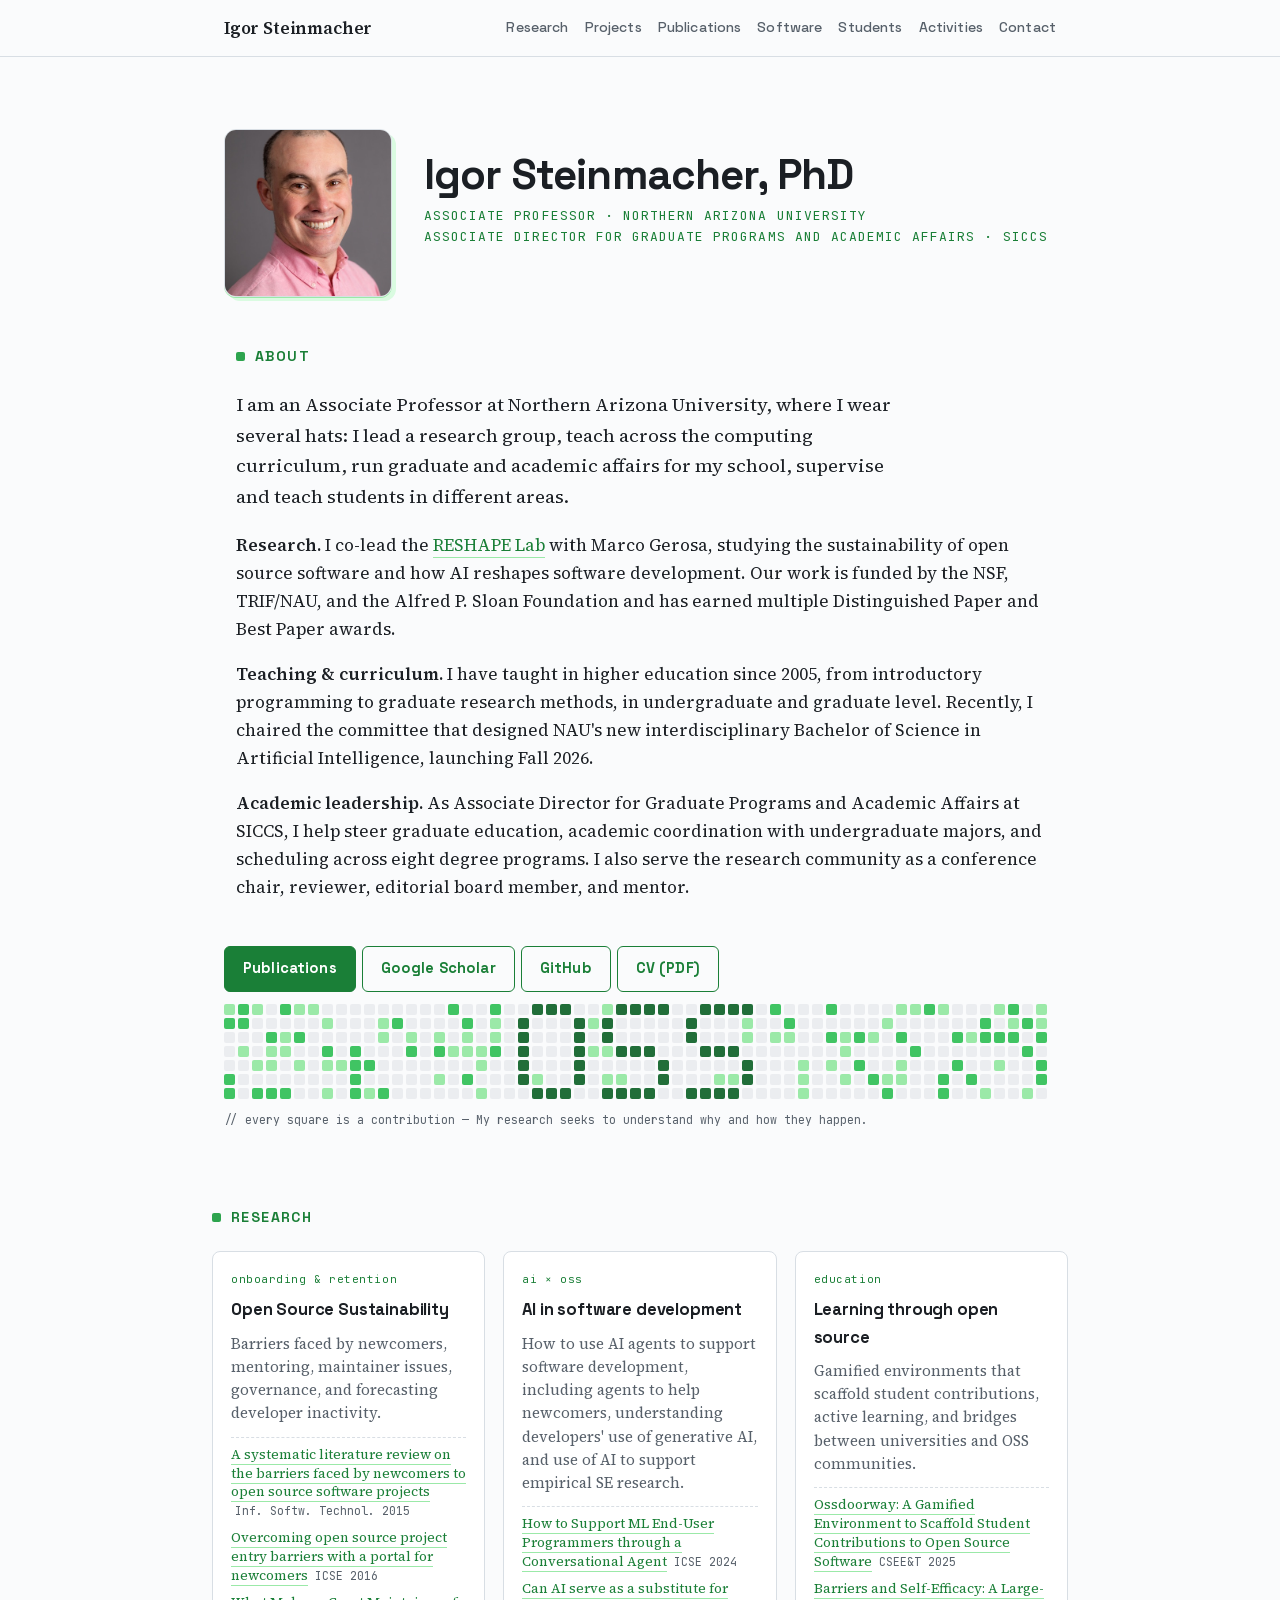
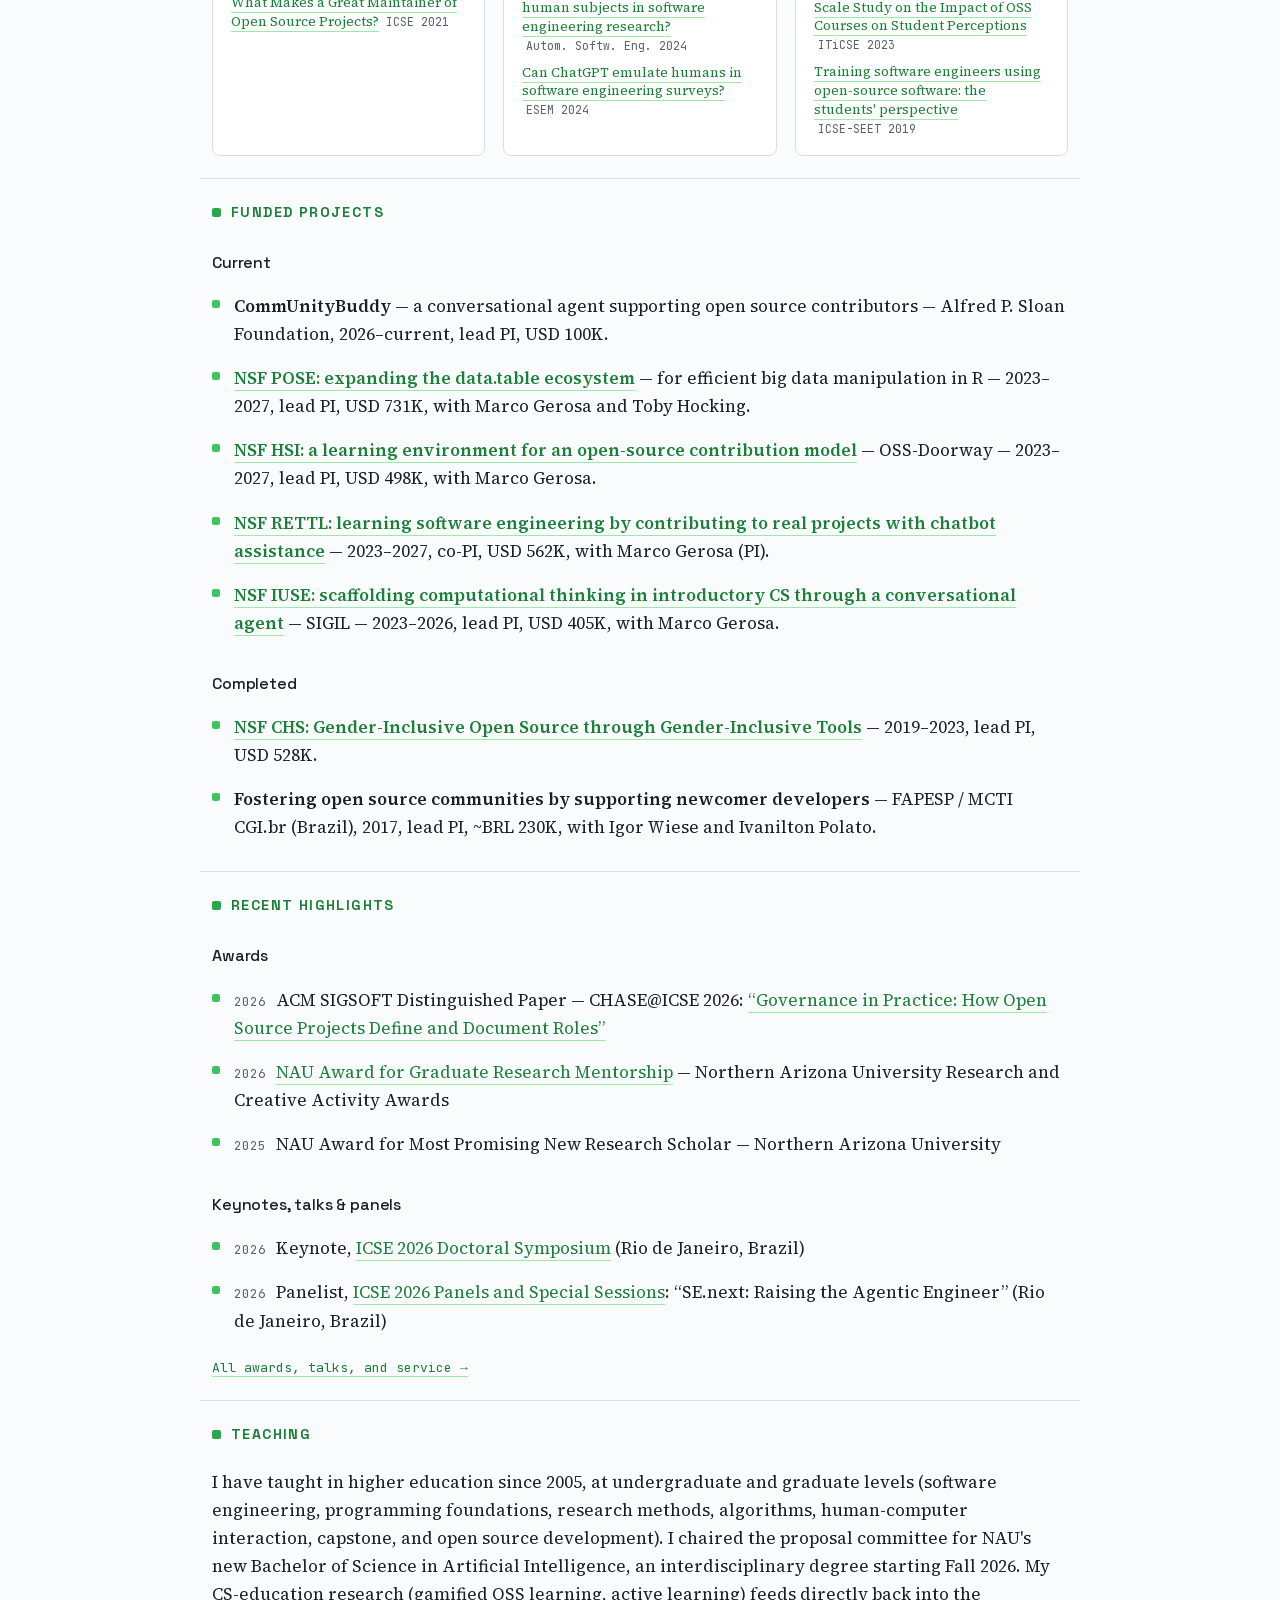
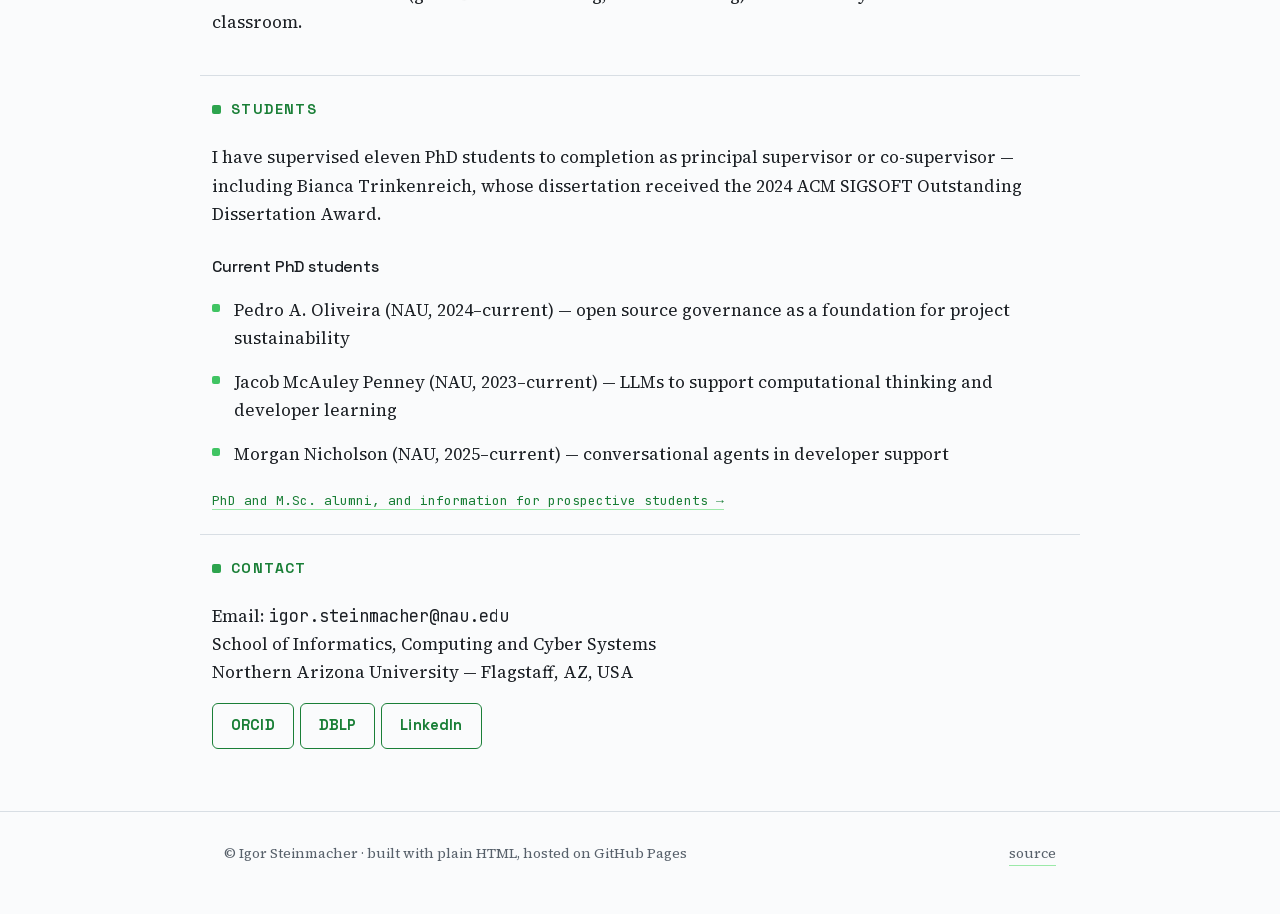
<file: index.html>
<!DOCTYPE html>
<html lang="en">
<head>
<meta charset="utf-8">
<meta name="viewport" content="width=device-width, initial-scale=1">
<title>Igor Steinmacher — Open Source Sustainability Research</title>
<meta name="description" content="Igor Steinmacher is an Associate Professor at Northern Arizona University researching open source software sustainability, onboarding, governance, and AI in software ecosystems.">
<link rel="canonical" href="https://igor.pro.br/">
<link rel="icon" href="favicon.svg" type="image/svg+xml">
<link rel="apple-touch-icon" href="apple-touch-icon.png">
<meta property="og:type" content="website">
<meta property="og:site_name" content="Igor Steinmacher">
<meta property="og:url" content="https://igor.pro.br/">
<meta property="og:title" content="Igor Steinmacher — Open Source Sustainability Research">
<meta property="og:description" content="Igor Steinmacher is an Associate Professor at Northern Arizona University researching open source software sustainability, onboarding, governance, and AI in software ecosystems.">
<meta property="og:image" content="https://igor.pro.br/steinmacherIgor.jpg">
<meta property="og:image:width" content="420">
<meta property="og:image:height" content="543">
<meta property="og:image:alt" content="Portrait of Igor Steinmacher">
<meta name="twitter:card" content="summary">
<script type="application/ld+json">
{
  "@context": "https://schema.org",
  "@type": "Person",
  "name": "Igor Steinmacher",
  "url": "https://igor.pro.br/",
  "image": "https://igor.pro.br/steinmacherIgor.jpg",
  "jobTitle": "Associate Professor",
  "affiliation": { "@type": "CollegeOrUniversity", "name": "Northern Arizona University" },
  "knowsAbout": ["Open source software", "Software engineering", "AI in software development", "Computing education"],
  "sameAs": [
    "https://scholar.google.com/citations?user=I8o8rfoAAAAJ",
    "https://github.com/igorsteinmacher",
    "https://orcid.org/0000-0002-0612-5790",
    "https://dblp.org/pid/70/3474.html",
    "https://www.linkedin.com/in/igorsteinmacher/"
  ]
}
</script>
<link rel="preload" href="fonts/source-serif-4-normal-latin.woff2" as="font" type="font/woff2" crossorigin>
<link rel="stylesheet" href="fonts/fonts.css">
<link rel="stylesheet" href="style.css">
</head>
<body>

<header class="site">
  <div class="row">
    <a class="brand" href="index.html">Igor Steinmacher</a>
    <nav>
      <!-- BEGIN:nav (generated from data/site.toml — edit there) -->
      <a href="#research">Research</a>
      <a href="#projects">Projects</a>
      <a href="publications.html">Publications</a>
      <a href="software.html">Software</a>
      <a href="people.html">Students</a>
      <a href="activities.html">Activities</a>
      <a href="#contact">Contact</a>
      <!-- END:nav -->
    </nav>
  </div>
</header>

<main>
  <div class="hero">
    <div class="hero-top">
      <img class="hero-photo" src="steinmacherIgor.jpg" width="168" height="168" alt="Igor Steinmacher">
      <div class="hero-id">
        <h1 class="name">Igor Steinmacher, PhD</h1>
        <p class="role">Associate Professor · Northern Arizona University<br>
        Associate Director for Graduate Programs and Academic Affairs · SICCS</p>
      </div>
    </div>

    <section id="about">
    <h2>About</h2>
    <p class="lead">
      I am an Associate Professor at Northern Arizona University, where I wear several
      hats: I lead a research group, teach across the computing curriculum, run
      graduate and academic affairs for my school, supervise and teach students in different areas.
    </p>
    <p>
      <strong>Research.</strong> I co-lead the <a href="https://reshapelab.site" target="_blank" rel="noopener">RESHAPE
      Lab</a> with Marco Gerosa, studying the sustainability of open source software and
      how AI reshapes software development. Our work is funded by the NSF, TRIF/NAU, and the Alfred P.
      Sloan Foundation and has earned multiple Distinguished Paper and Best
      Paper awards.
    </p>
    <p>
      <strong>Teaching &amp; curriculum.</strong> I have taught in higher education since
      2005, from introductory programming to graduate research methods, in undergraduate
      and graduate level. Recently, I chaired the committee that designed NAU's new interdisciplinary 
      Bachelor of Science in Artificial Intelligence, launching Fall 2026.
    </p>
    <p>
      <strong>Academic leadership.</strong> As Associate Director for Graduate Programs and
      Academic Affairs at SICCS, I help steer graduate education, academic coordination with
      undergraduate majors, and scheduling across eight degree programs. I also serve the
      research community as a conference chair, reviewer, editorial board member, and mentor.
    </p>
  </section>  
    <!--<p class="thesis">
      For over a decade, I have studied <em>why people join open source, why they stay, and why they
      leave</em>, and built tools that turn those findings into better onboarding, healthier
      governance, and AI that supports contributors rather than replacing them.
      I co-lead the <a href="https://reshapelab.site" target="_blank" rel="noopener">RESHAPE Lab</a>.
    </p>-->
    <div class="btn-row">
      <a class="btn solid" href="publications.html">Publications</a>
      <a class="btn" href="https://scholar.google.com/citations?user=I8o8rfoAAAAJ">Google Scholar</a>
      <a class="btn" href="https://github.com/igorsteinmacher">GitHub</a>
      <a class="btn" href="Steinmacher_CV.pdf">CV (PDF)</a>
    </div>
    <div class="contrib" id="contrib" aria-hidden="true"></div>
    <p class="contrib-caption">// every square is a contribution — My research seeks to understand why and how they happen.</p>
  </div>

  <section id="research">
    <h2>Research</h2>
    <div class="themes">
      <!-- BEGIN:research (generated from data/research.toml — edit there) -->
      <div class="theme">
        <span class="tag">onboarding &amp; retention</span>
        <h3>Open Source Sustainability</h3>
        <p>Barriers faced by newcomers, mentoring, maintainer issues, governance, and forecasting developer inactivity.</p>
        <ul class="papers">
          <li><a href="https://doi.org/10.1016/j.infsof.2014.11.001" target="_blank" rel="noopener">A systematic literature review on the barriers faced by newcomers to open source software projects</a> <span class="yr">Inf. Softw. Technol. 2015</span></li>
          <li><a href="https://doi.org/10.1145/2884781.2884806" target="_blank" rel="noopener">Overcoming open source project entry barriers with a portal for newcomers</a> <span class="yr">ICSE 2016</span></li>
          <li><a href="https://doi.org/10.1109/ICSE43902.2021.00093" target="_blank" rel="noopener">What Makes a Great Maintainer of Open Source Projects?</a> <span class="yr">ICSE 2021</span></li>
        </ul>
      </div>
      <div class="theme">
        <span class="tag">ai × oss</span>
        <h3>AI in software development</h3>
        <p>How to use AI agents to support software development, including agents to help newcomers, understanding developers' use of generative AI, and use of AI to support empirical SE research.</p>
        <ul class="papers">
          <li><a href="https://doi.org/10.1145/3597503.3608130" target="_blank" rel="noopener">How to Support ML End-User Programmers through a Conversational Agent</a> <span class="yr">ICSE 2024</span></li>
          <li><a href="https://doi.org/10.1007/s10515-023-00409-6" target="_blank" rel="noopener">Can AI serve as a substitute for human subjects in software engineering research?</a> <span class="yr">Autom. Softw. Eng. 2024</span></li>
          <li><a href="https://doi.org/10.1145/3674805.3690744" target="_blank" rel="noopener">Can ChatGPT emulate humans in software engineering surveys?</a> <span class="yr">ESEM 2024</span></li>
        </ul>
      </div>
      <div class="theme">
        <span class="tag">education</span>
        <h3>Learning through open source</h3>
        <p>Gamified environments that scaffold student contributions, active learning, and bridges between universities and OSS communities.</p>
        <ul class="papers">
          <li><a href="https://doi.org/10.1109/CSEET66350.2025.00041" target="_blank" rel="noopener">Ossdoorway: A Gamified Environment to Scaffold Student Contributions to Open Source Software</a> <span class="yr">CSEE&amp;T 2025</span></li>
          <li><a href="https://doi.org/10.1145/3587102.3588789" target="_blank" rel="noopener">Barriers and Self-Efficacy: A Large-Scale Study on the Impact of OSS Courses on Student Perceptions</a> <span class="yr">ITiCSE 2023</span></li>
          <li><a href="https://doi.org/10.1109/ICSE-SEET.2019.00024" target="_blank" rel="noopener">Training software engineers using open-source software: the students' perspective</a> <span class="yr">ICSE-SEET 2019</span></li>
        </ul>
      </div>
      <!-- END:research -->
    </div>
  </section>

  <section id="projects">
    <h2>Funded Projects</h2>
    <!-- BEGIN:projects (generated from data/projects.toml — edit there) -->
    <p class="sub-h">Current</p>
    <ul class="clean">
      <li><strong>CommUnityBuddy</strong> — a conversational agent supporting open source contributors — Alfred P. Sloan Foundation, 2026–current, lead PI, USD 100K.</li>
      <li><strong><a href="https://www.nsf.gov/awardsearch/showAward?AWD_ID=2303612" target="_blank" rel="noopener">NSF POSE: expanding the data.table ecosystem</a></strong> — for efficient big data manipulation in R — 2023–2027, lead PI, USD 731K, with Marco Gerosa and Toby Hocking.</li>
      <li><strong><a href="https://www.nsf.gov/awardsearch/showAward?AWD_ID=2247929" target="_blank" rel="noopener">NSF HSI: a learning environment for an open-source contribution model</a></strong> — OSS-Doorway — 2023–2027, lead PI, USD 498K, with Marco Gerosa.</li>
      <li><strong><a href="https://www.nsf.gov/awardsearch/showAward?AWD_ID=2303042" target="_blank" rel="noopener">NSF RETTL: learning software engineering by contributing to real projects with chatbot assistance</a></strong> — 2023–2027, co-PI, USD 562K, with Marco Gerosa (PI).</li>
      <li><strong><a href="https://www.nsf.gov/awardsearch/showAward?AWD_ID=2236198" target="_blank" rel="noopener">NSF IUSE: scaffolding computational thinking in introductory CS through a conversational agent</a></strong> — SIGIL — 2023–2026, lead PI, USD 405K, with Marco Gerosa.</li>
    </ul>
    <p class="sub-h">Completed</p>
    <ul class="clean">
      <li><strong><a href="https://www.nsf.gov/awardsearch/showAward?AWD_ID=1900903" target="_blank" rel="noopener">NSF CHS: Gender-Inclusive Open Source through Gender-Inclusive Tools</a></strong> — 2019–2023, lead PI, USD 528K.</li>
      <li><strong>Fostering open source communities by supporting newcomer developers</strong> — FAPESP / MCTI CGI.br (Brazil), 2017, lead PI, ~BRL 230K, with Igor Wiese and Ivanilton Polato.</li>
    </ul>
    <!-- END:projects -->
  </section>

  <section id="highlights">
    <h2>Recent Highlights</h2>
    <p class="sub-h">Awards</p>
    <ul class="clean">
      <!-- BEGIN:honors-recent (generated from data/honors.toml + data/awards.toml — edit there) -->
      <li><span class="yr">2026</span> ACM SIGSOFT Distinguished Paper — CHASE@ICSE 2026: <a href="https://doi.org/10.1145/3794860.3794911" target="_blank" rel="noopener">“Governance in Practice: How Open Source Projects Define and Document Roles”</a></li>
      <li><span class="yr">2026</span> <a href="https://in.nau.edu/news/2026-rca-awards/" target="_blank" rel="noopener">NAU Award for Graduate Research Mentorship</a> — Northern Arizona University Research and Creative Activity Awards</li>
      <li><span class="yr">2025</span> NAU Award for Most Promising New Research Scholar — Northern Arizona University</li>
      <!-- END:honors-recent -->
    </ul>
    <p class="sub-h">Keynotes, talks &amp; panels</p>
    <ul class="clean">
      <!-- BEGIN:talks-recent (generated from data/talks.toml — edit there) -->
      <li><span class="yr">2026</span> Keynote, <a href="https://conf.researchr.org/track/icse-2026/icse-2026-doctoral-symposium" target="_blank" rel="noopener">ICSE 2026 Doctoral Symposium</a> (Rio de Janeiro, Brazil)</li>
      <li><span class="yr">2026</span> Panelist, <a href="https://conf.researchr.org/track/icse-2026/icse-2026-panels-and-special-sessions" target="_blank" rel="noopener">ICSE 2026 Panels and Special Sessions</a>: “SE.next: Raising the Agentic Engineer” (Rio de Janeiro, Brazil)</li>
      <!-- END:talks-recent -->
    </ul>
    <p class="more"><a href="activities.html">All awards, talks, and service →</a></p>
  </section>

  <section id="teaching">
    <h2>Teaching</h2>
    <p>
      I have taught in higher education since 2005, at undergraduate and
      graduate levels (software engineering, programming foundations, research methods,
      algorithms, human-computer interaction, capstone, and open source development). I
      chaired the proposal committee for NAU's new Bachelor of Science in Artificial
      Intelligence, an interdisciplinary degree starting Fall 2026. My CS-education
      research (gamified OSS learning, active learning) feeds directly back into the
      classroom.
    </p>
    <!-- BEGIN:courses (generated from data/teaching.toml — edit there) -->
    <!-- END:courses -->
  </section>

  <section id="students">
    <h2>Students</h2>
    <p>
      I have supervised <!-- BEGIN:phd-alumni-count (from data/students.toml) -->eleven<!-- END:phd-alumni-count --> PhD students to completion as principal supervisor or
      co-supervisor — including Bianca Trinkenreich, whose dissertation received the
      2024 ACM SIGSOFT Outstanding Dissertation Award.
    </p>
    <p class="sub-h">Current PhD students</p>
    <ul class="clean">
      <!-- BEGIN:students-current (generated from data/students.toml — edit there) -->
      <li>Pedro A. Oliveira (NAU, 2024–current) — open source governance as a foundation for project sustainability</li>
      <li>Jacob McAuley Penney (NAU, 2023–current) — LLMs to support computational thinking and developer learning</li>
      <li>Morgan Nicholson (NAU, 2025–current) — conversational agents in developer support</li>
      <!-- END:students-current -->
    </ul>
    <p class="more"><a href="people.html">PhD and M.Sc. alumni, and information for prospective students →</a></p>
  </section>

  <section id="contact">
    <h2>Contact</h2>
    <p>
      Email: <span class="mono">igor.steinmacher@nau.edu</span><br>
      School of Informatics, Computing and Cyber Systems<br>
      Northern Arizona University — Flagstaff, AZ, USA
    </p>
    <div class="btn-row">
      <a class="btn" href="https://orcid.org/0000-0002-0612-5790">ORCID</a>
      <a class="btn" href="https://dblp.org/pid/70/3474.html">DBLP</a>
      <a class="btn" href="https://www.linkedin.com/in/igorsteinmacher/">LinkedIn</a>
    </div>
  </section>
</main>

<footer>
  <div class="row">
    <span>© Igor Steinmacher · built with plain HTML, hosted on GitHub Pages</span>
    <a href="https://github.com/igorsteinmacher/igorsteinmacher.github.io" target="_blank" rel="noopener">source</a>
  </div>
</footer>

<script>
// Signature element: deterministic contribution-graph strip.
// Hidden message: the brightest cells spell "OSS" in a 5x7 pixel font, sitting in
// the middle of the strip. On each side, background "contributions" ramp from
// sparse/quiet up toward the message and back down — so it reads like a real
// commit history with a burst of activity in the center, not a banner.
// Deterministic — identical on every visit.
(function () {
  const grid = document.getElementById('contrib');
  if (!grid) return;

  // 5x7 glyphs (rows top->bottom, each string is 5 cols). 1 = lit.
  const FONT = {
    O: ["01110","10001","10001","10001","10001","10001","01110"],
    S: ["01111","10000","10000","01110","00001","00001","11110"],
  };
  const MSG = "OSS";

  // message columns: 5 per letter + 1-col gap between letters
  const msgCols = [];
  MSG.split("").forEach((ch, i) => {
    const g = FONT[ch];
    for (let c = 0; c < 5; c++) msgCols.push(g.map(row => row[c] === "1"));
    if (i < MSG.length - 1) msgCols.push(new Array(7).fill(false));
  });

  let seed = 20150612; // PhD year + a date — deterministic seed
  const rand = () => (seed = (seed * 1103515245 + 12345) % 2147483648) / 2147483648;

  const gap = 3;
  const cw = grid.clientWidth || 880;
  const minCols = msgCols.length + 8;
  let cell = 11;
  let avail = Math.floor((cw + gap) / (cell + gap));
  if (avail < minCols) {
    cell = Math.max(5, Math.floor((cw + gap) / minCols) - gap);
    avail = Math.floor((cw + gap) / (cell + gap));
    grid.style.gridTemplateRows = `repeat(7, ${cell}px)`;
    grid.style.gridAutoColumns = `${cell}px`;
  }
  const start = Math.floor((avail - msgCols.length) / 2); // message start column
  const end = start + msgCols.length;                     // message end column
  const half = avail / 2;

  for (let w = 0; w < avail; w++) {
    const inMsg = w >= start && w < end;
    const letterCol = inMsg ? msgCols[w - start] : null;
    // background intensity ramps toward the center (where the message sits)
    const proximity = 1 - Math.abs(w - half) / half; // 0 at edges, 1 at center
    for (let d = 0; d < 7; d++) {
      const cell = document.createElement('span');
      if (letterCol && letterCol[d]) {
        cell.className = 'l4';            // message pixel — brightest
      } else {
        // denser & slightly brighter near the center, sparse & dim at the edges
        const r = rand();
        const t = 0.55 + proximity * 0.32; // threshold rises toward center
        if (r > t + 0.18) cell.className = 'l2';
        else if (r > t) cell.className = 'l1';
        // else empty (level 0)
      }
      cell.style.animationDelay = (w * 18) + 'ms';
      grid.appendChild(cell);
    }
  }
})();
</script>
</body>
</html>
</file>
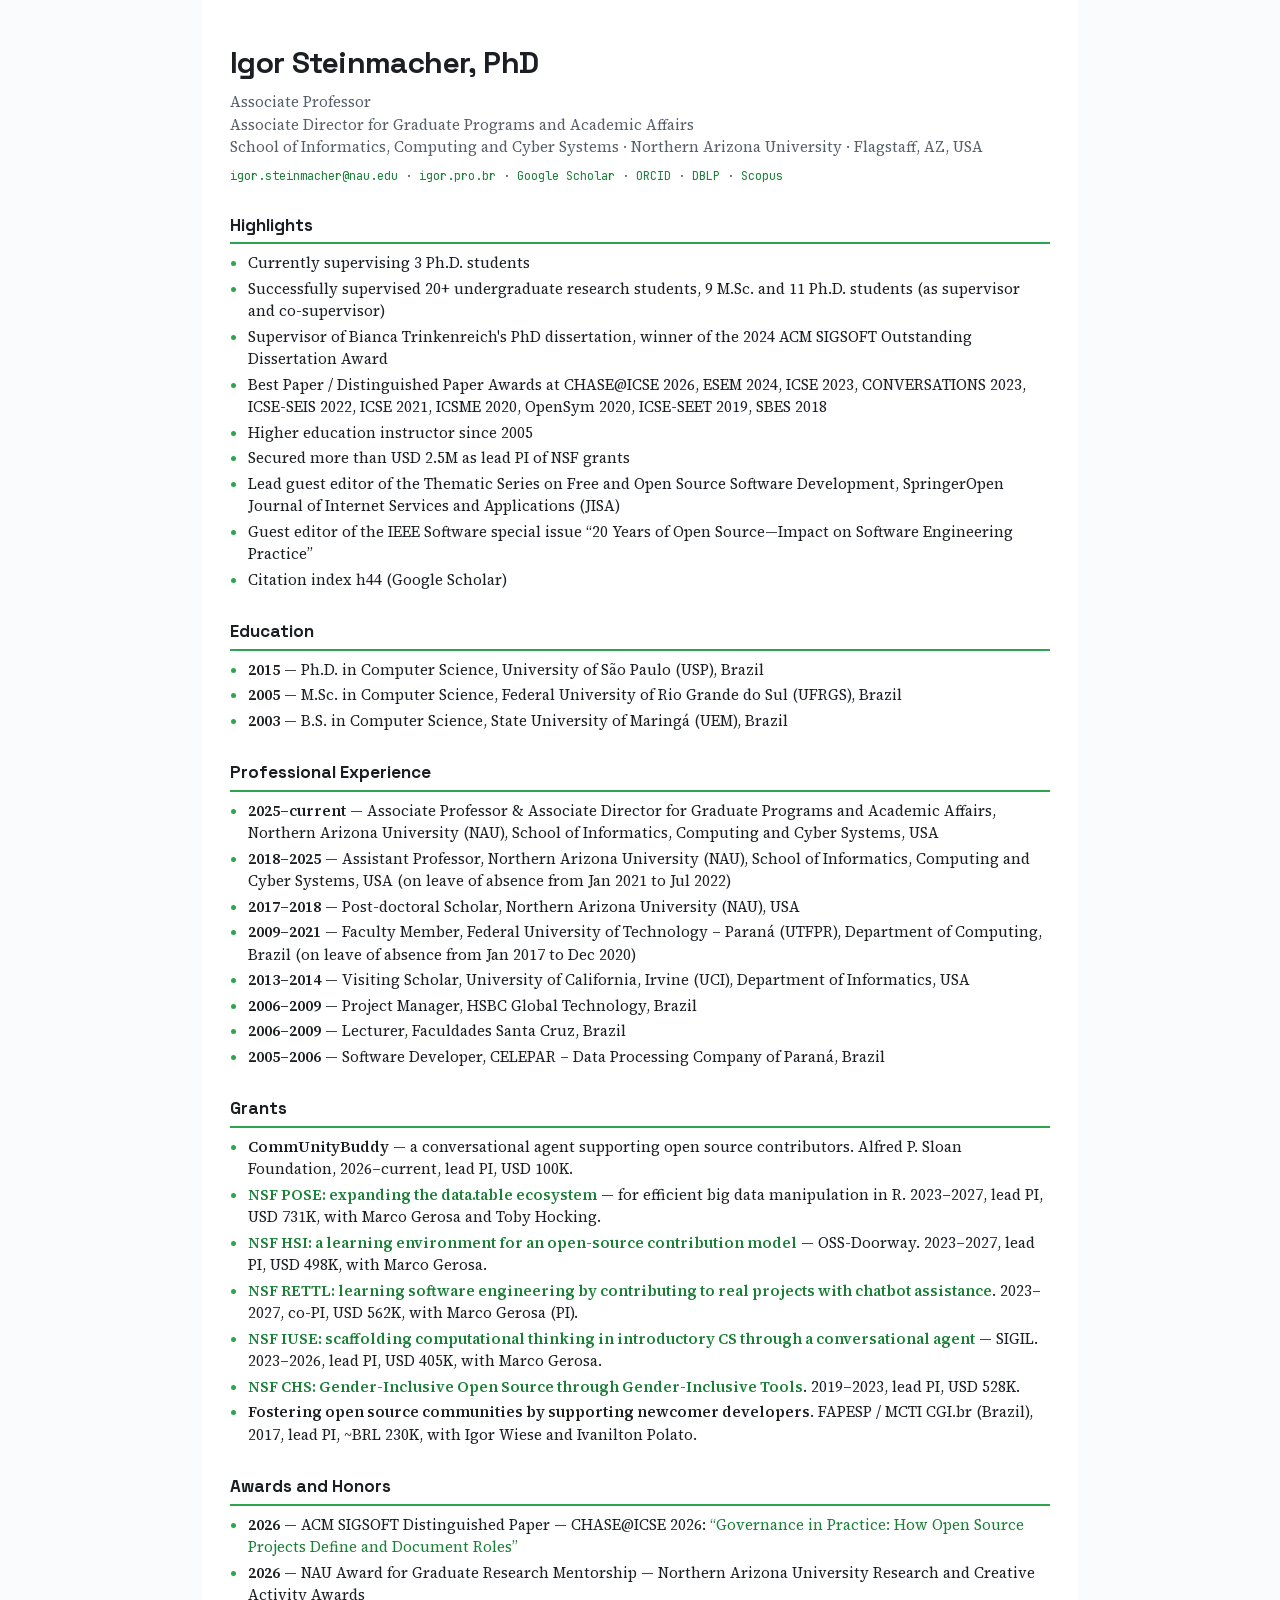
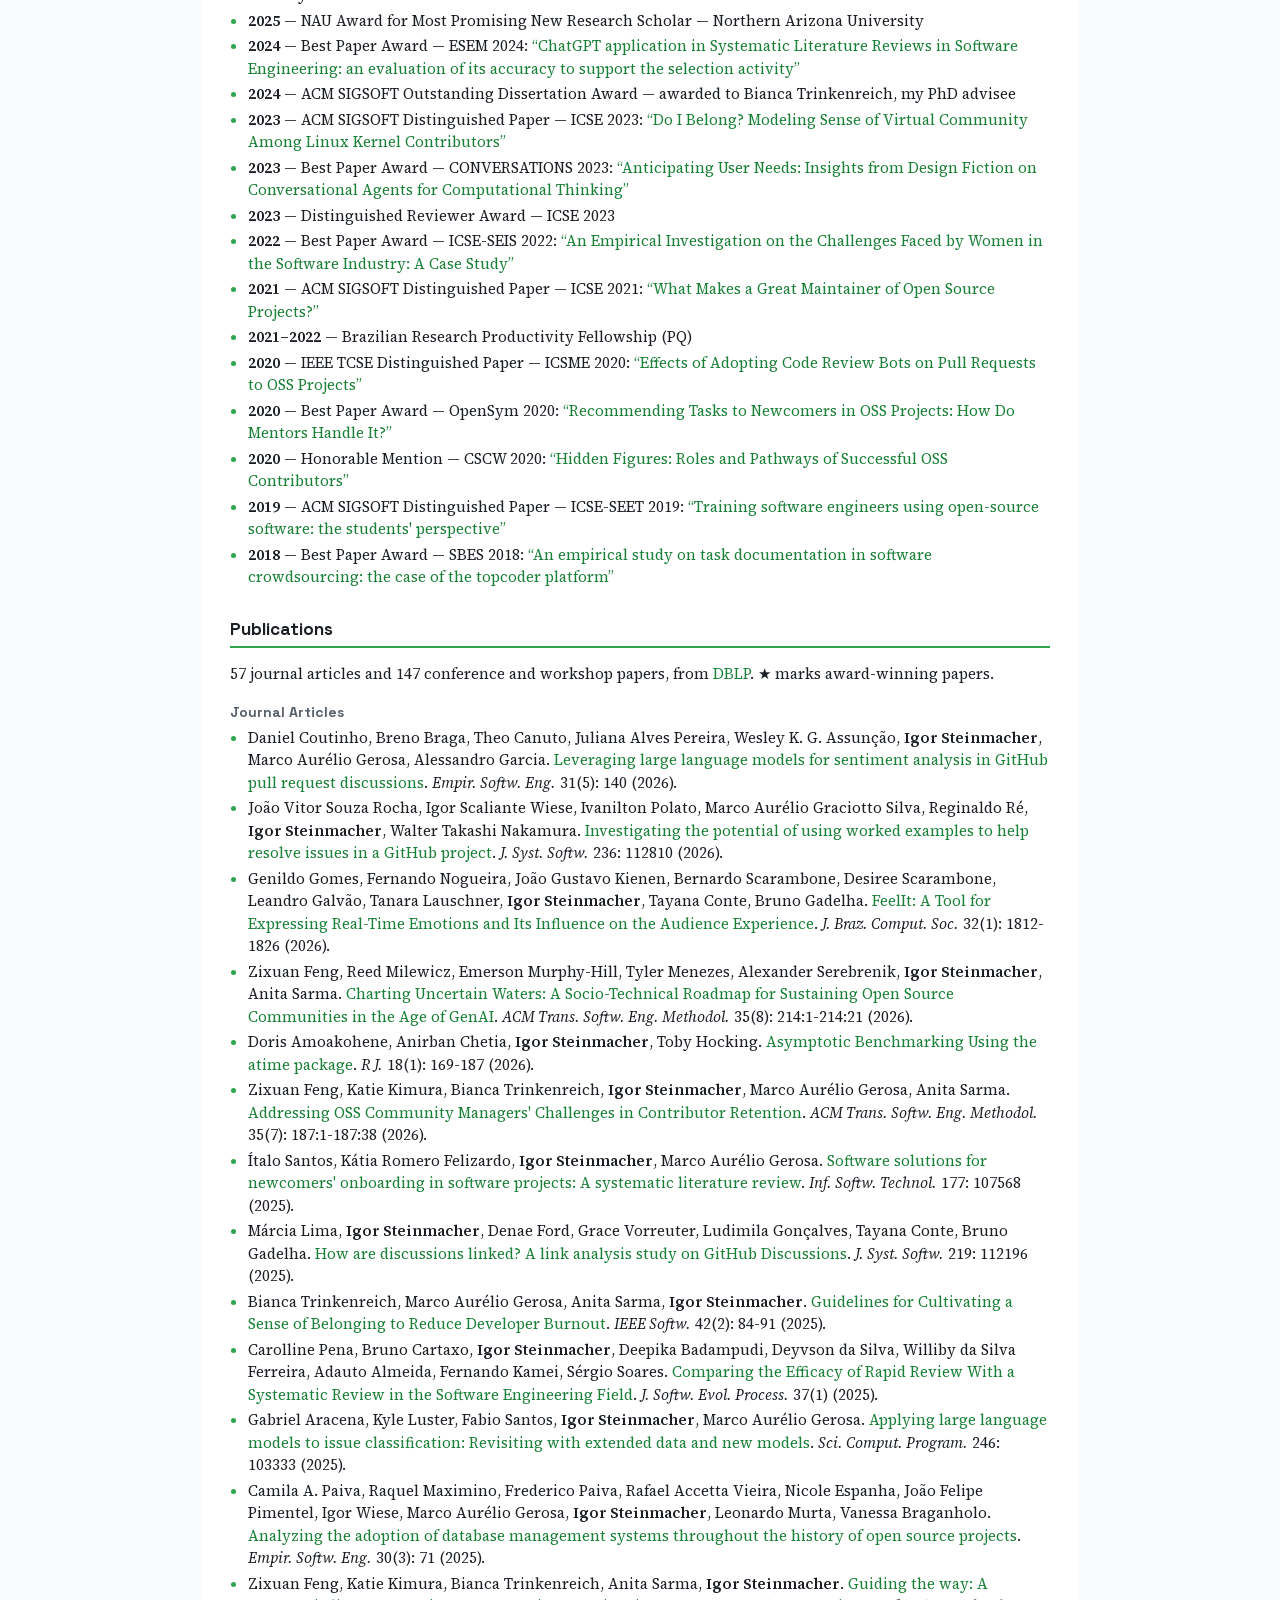
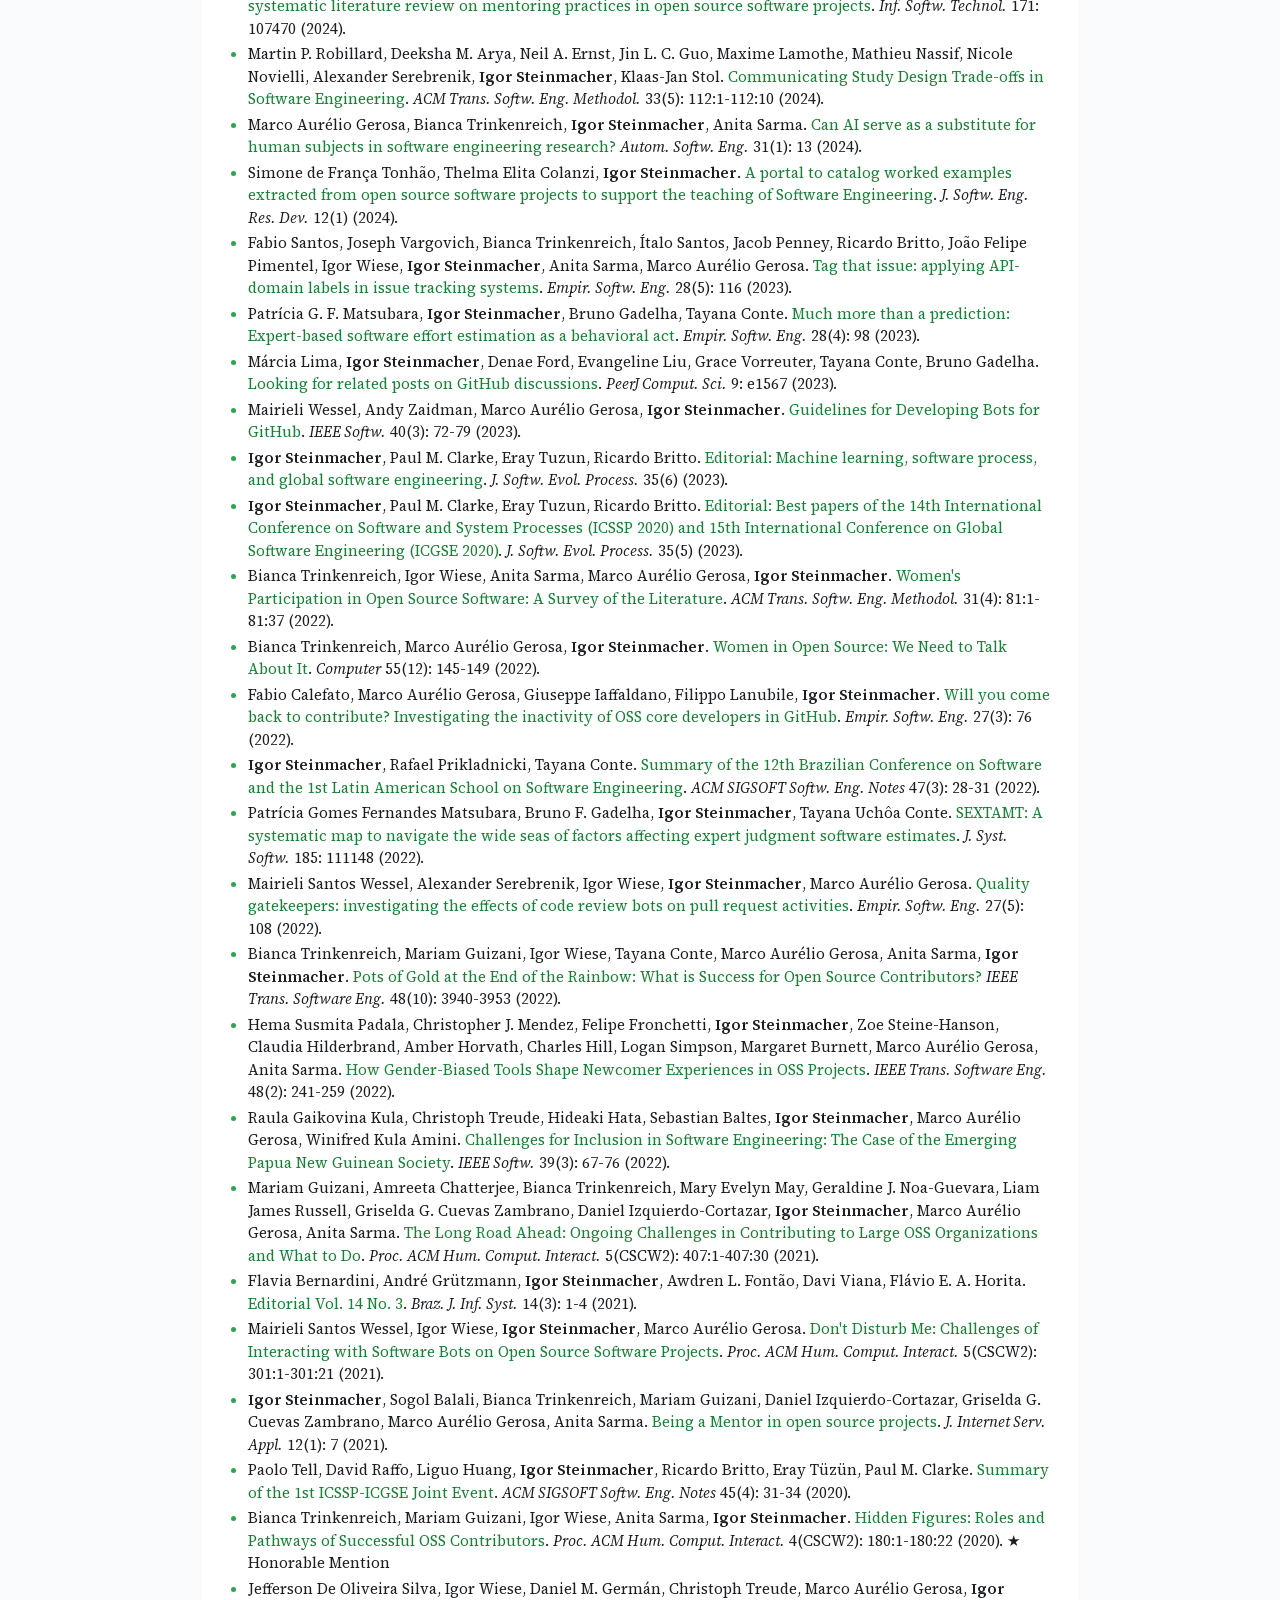
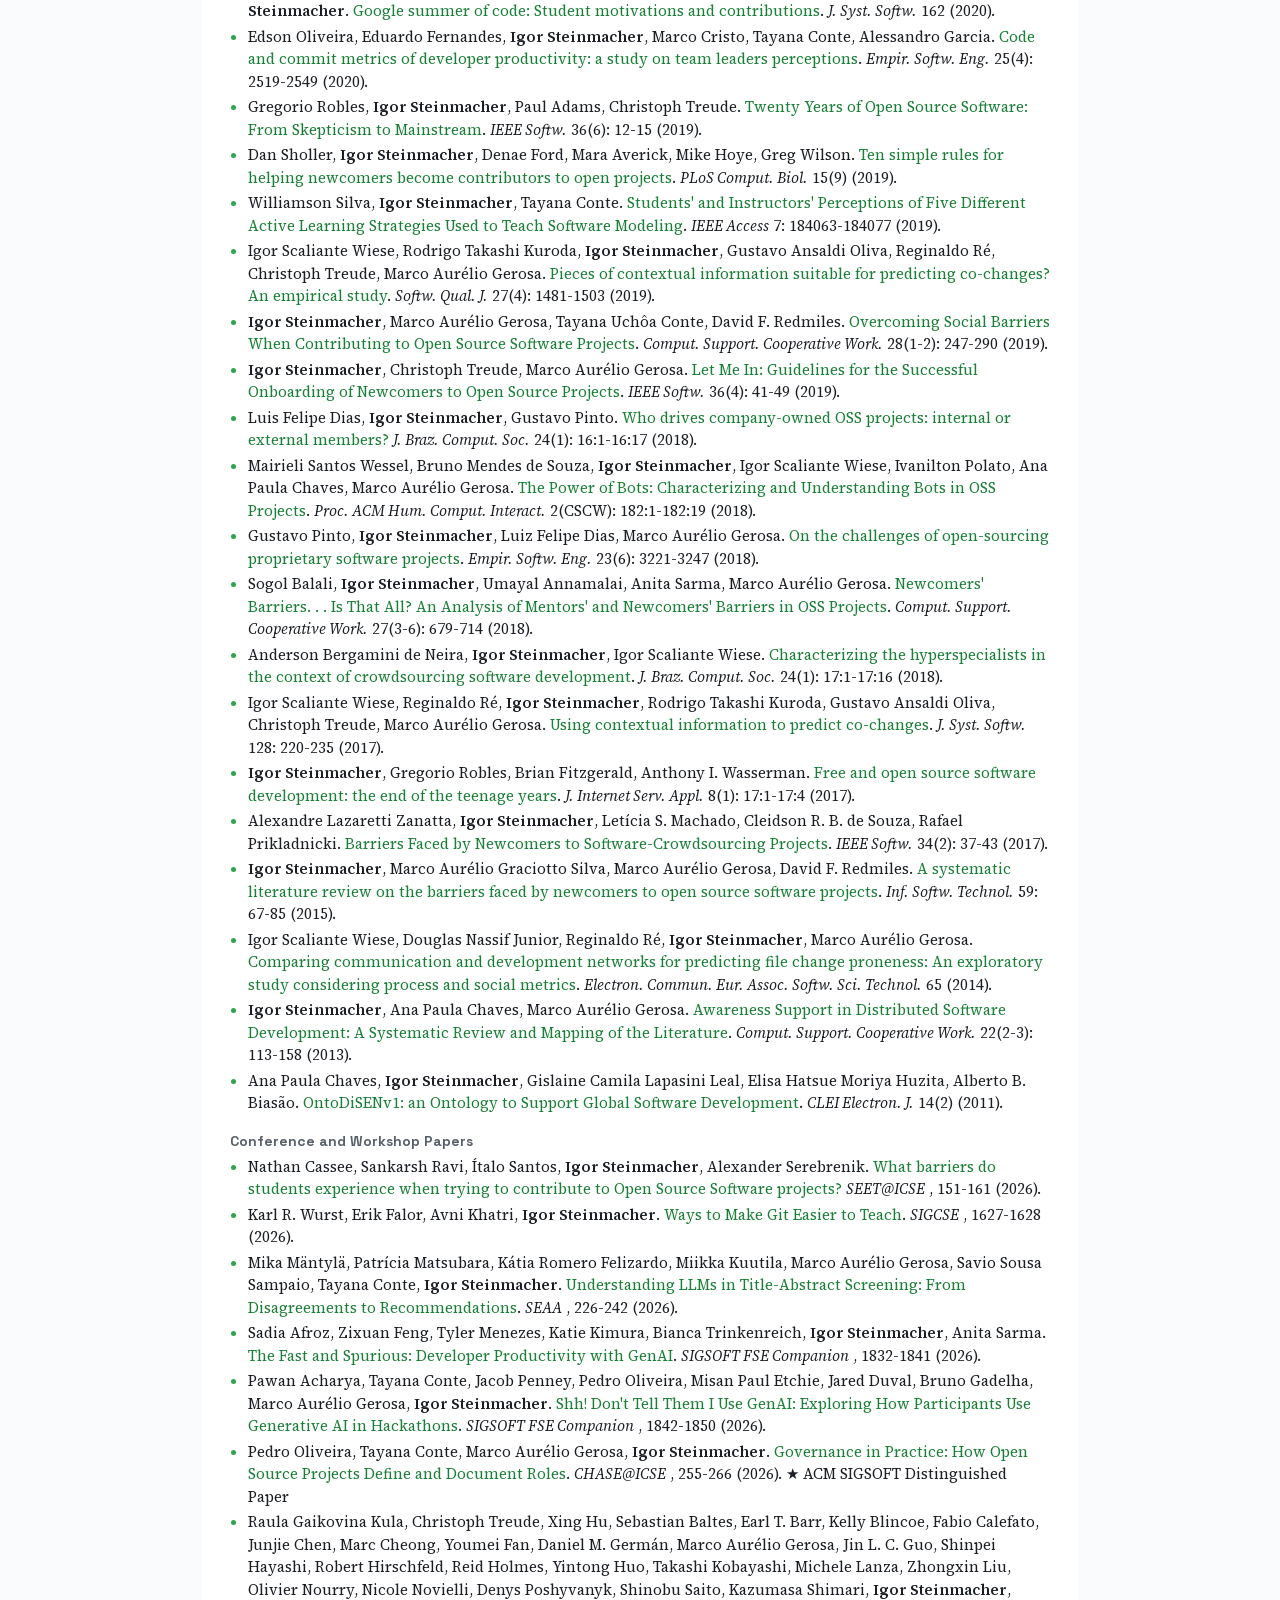
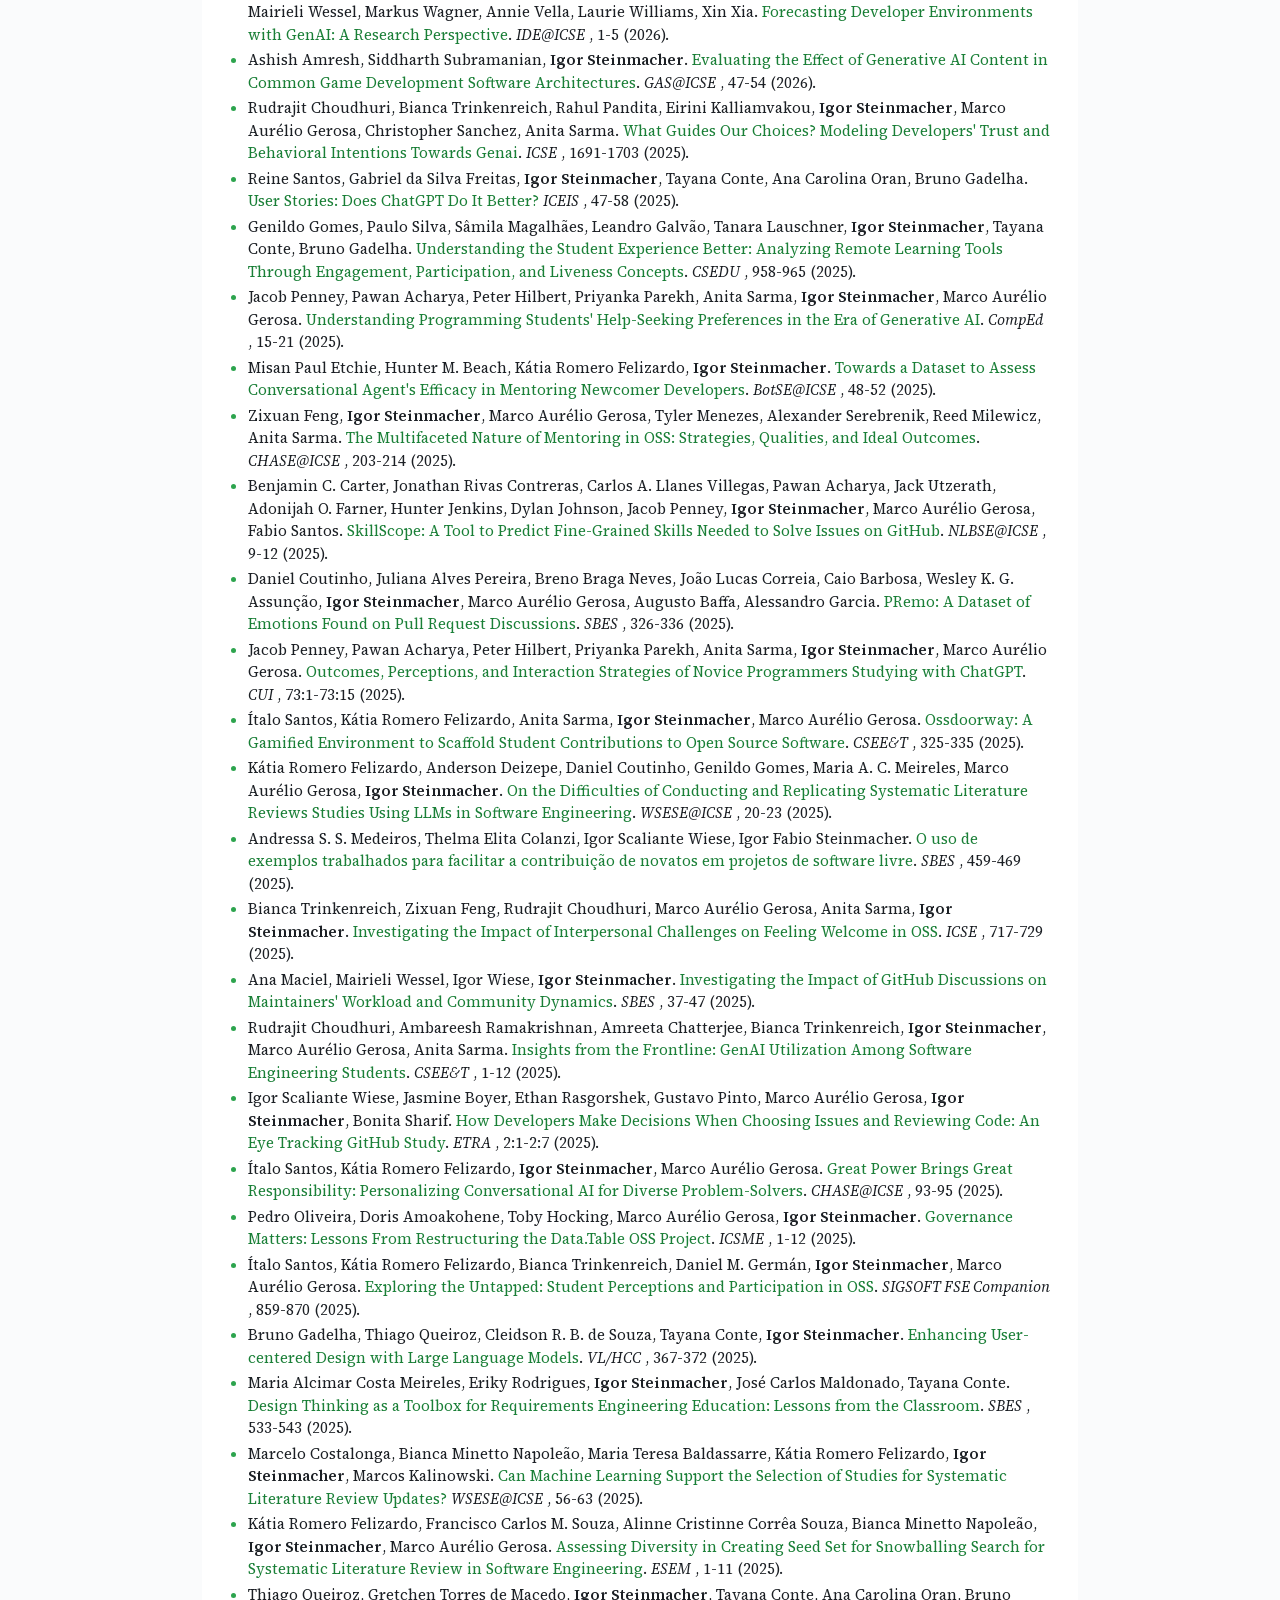
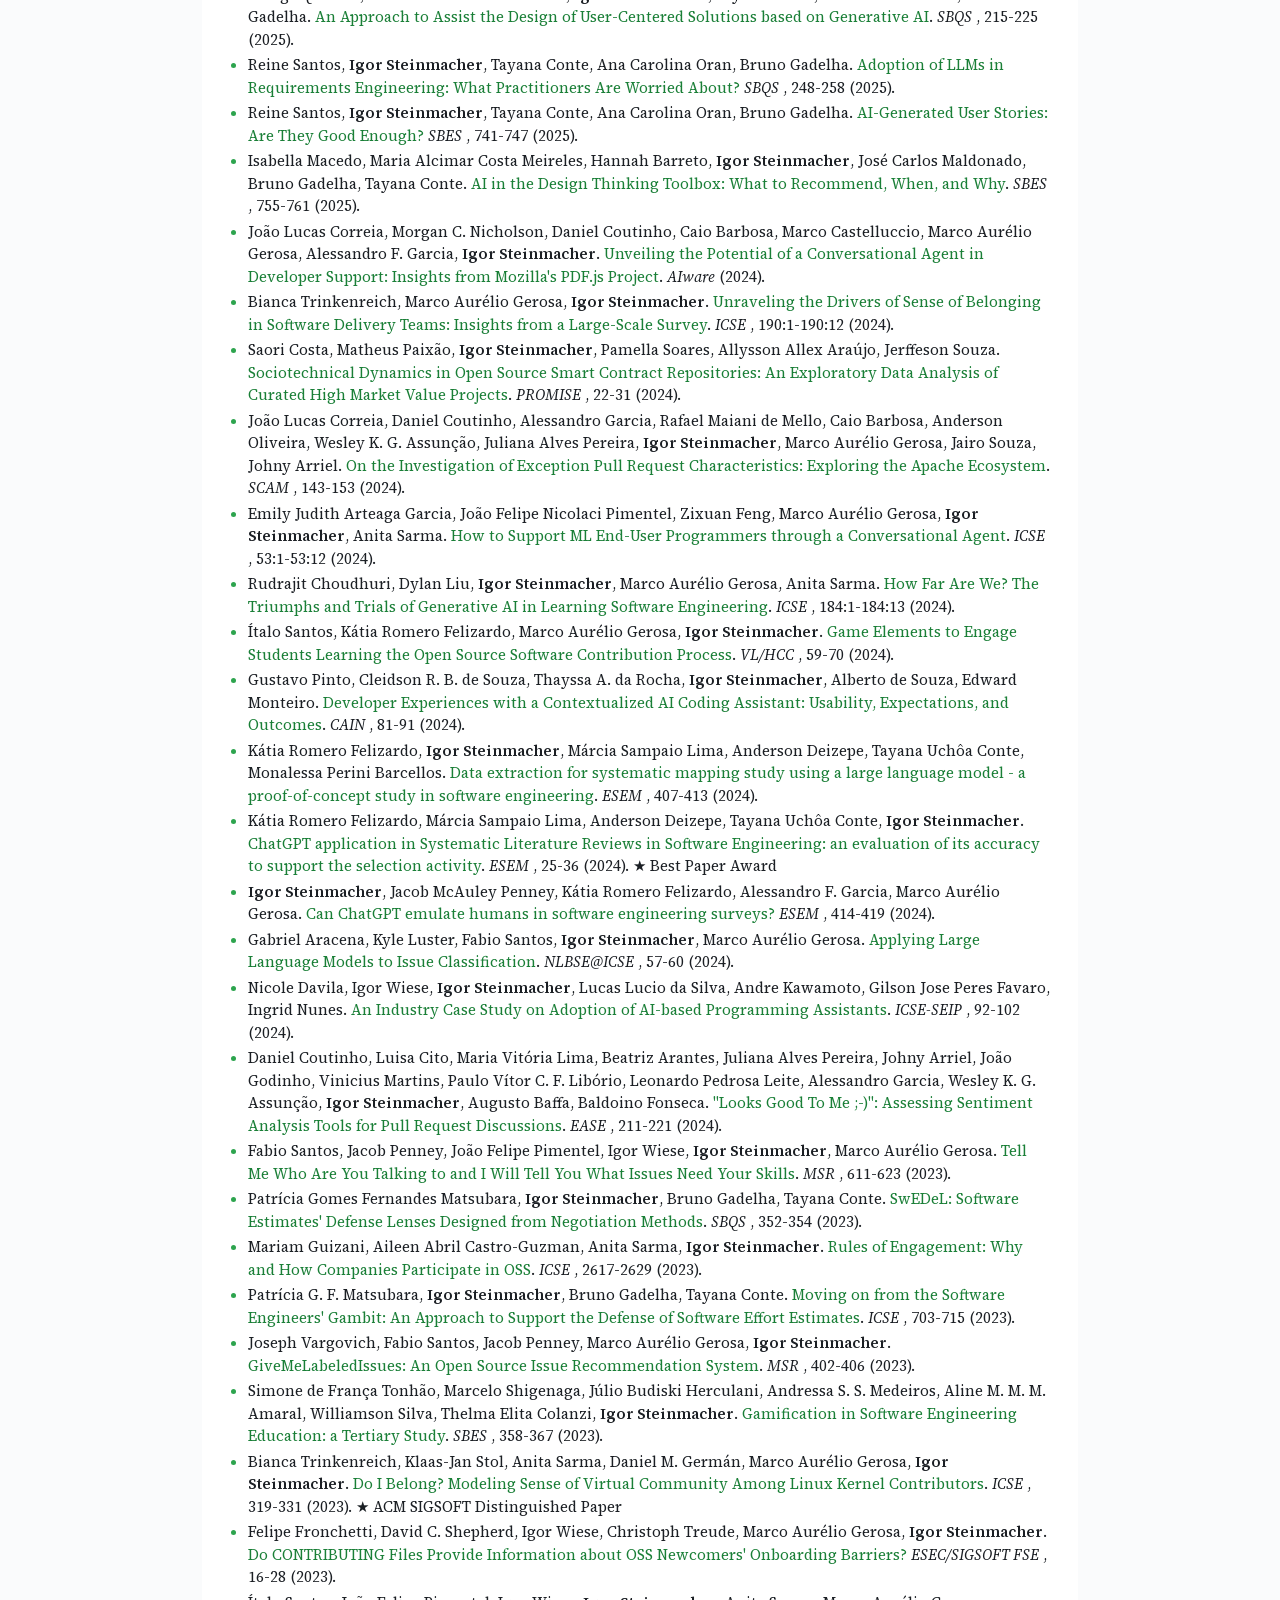
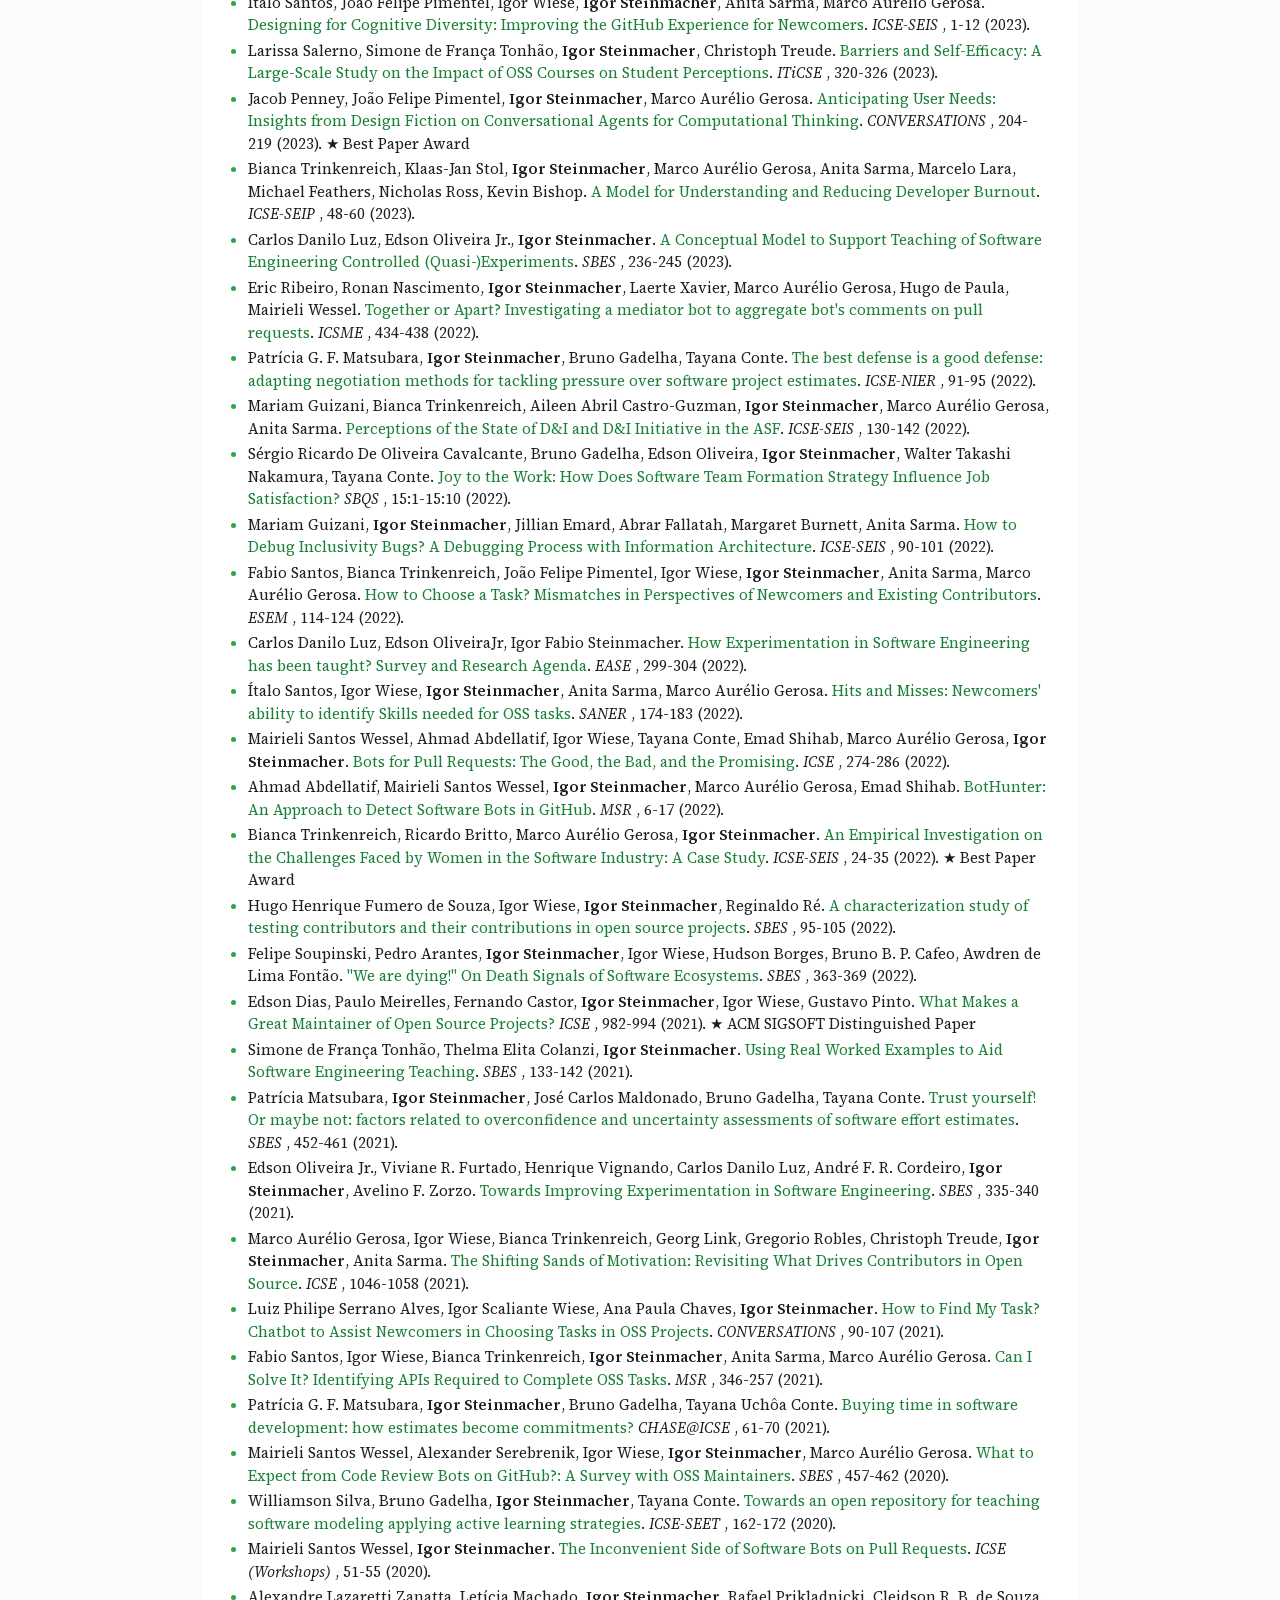
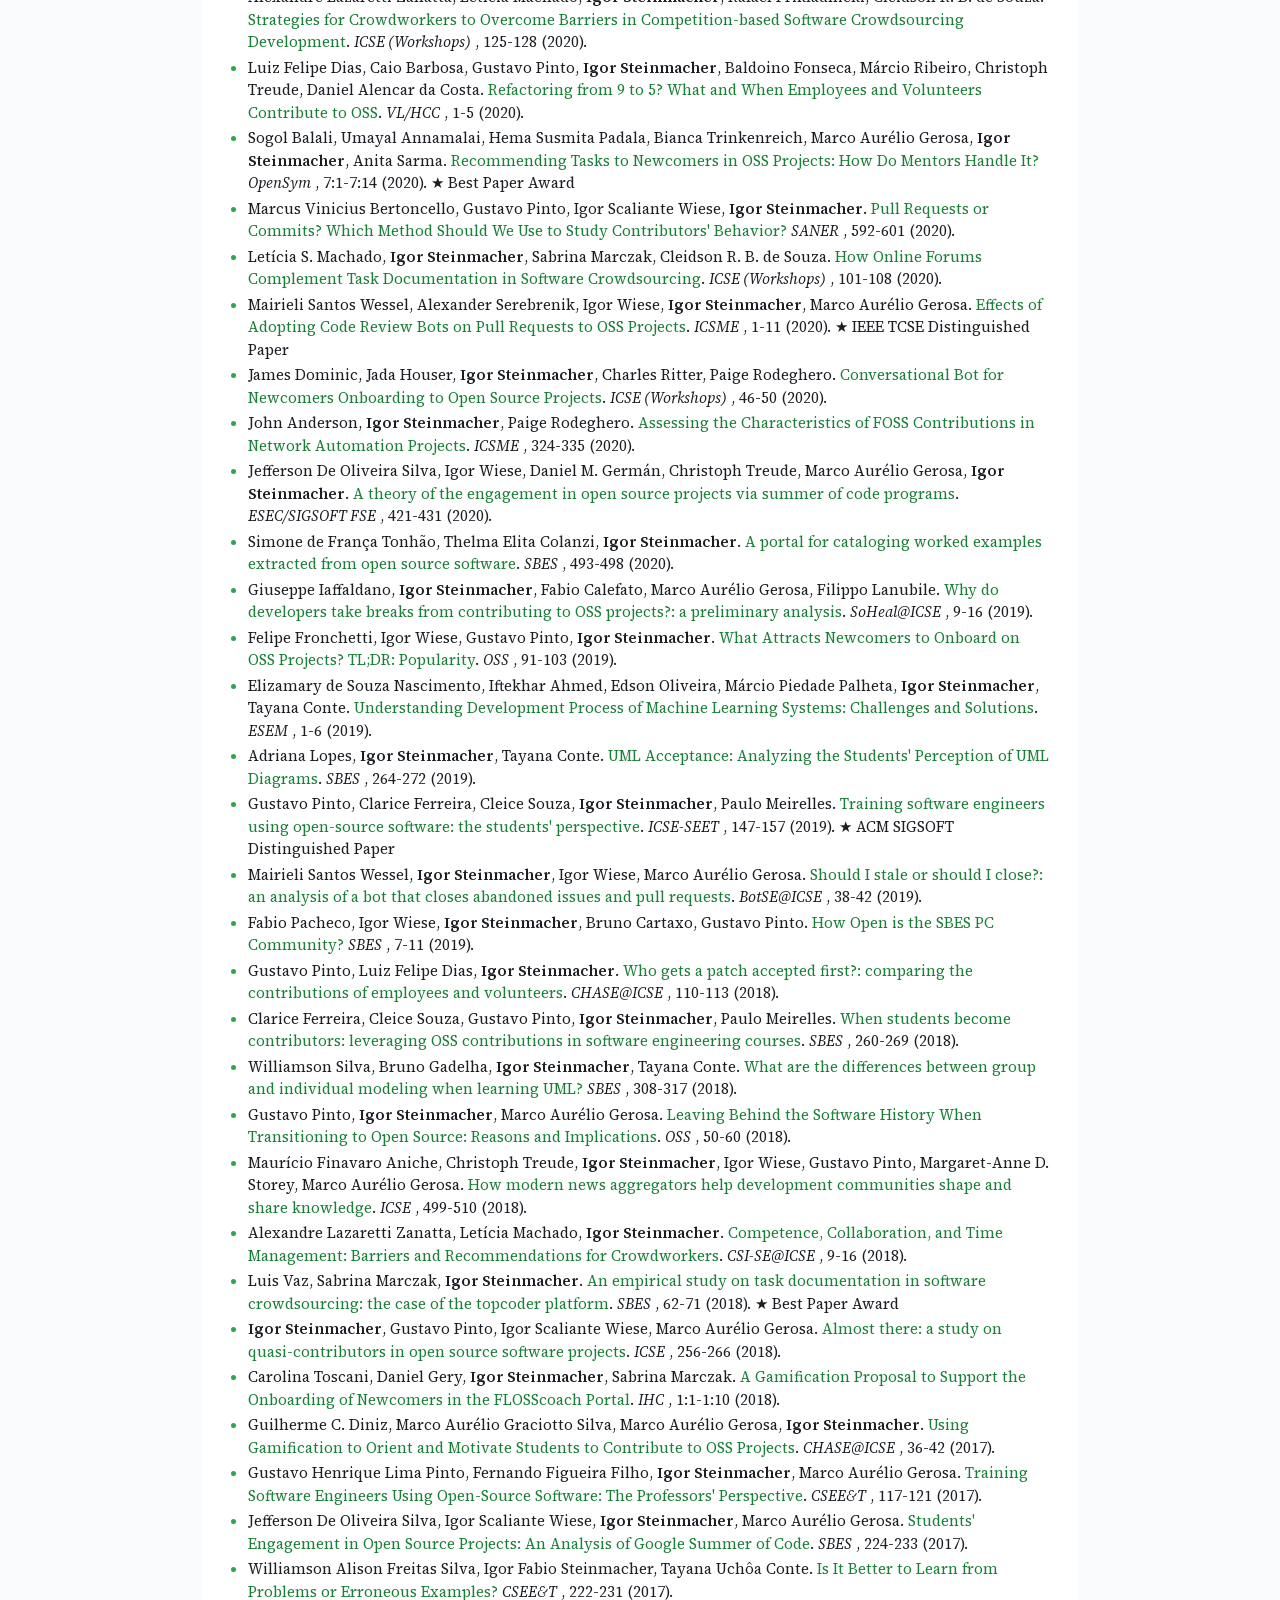
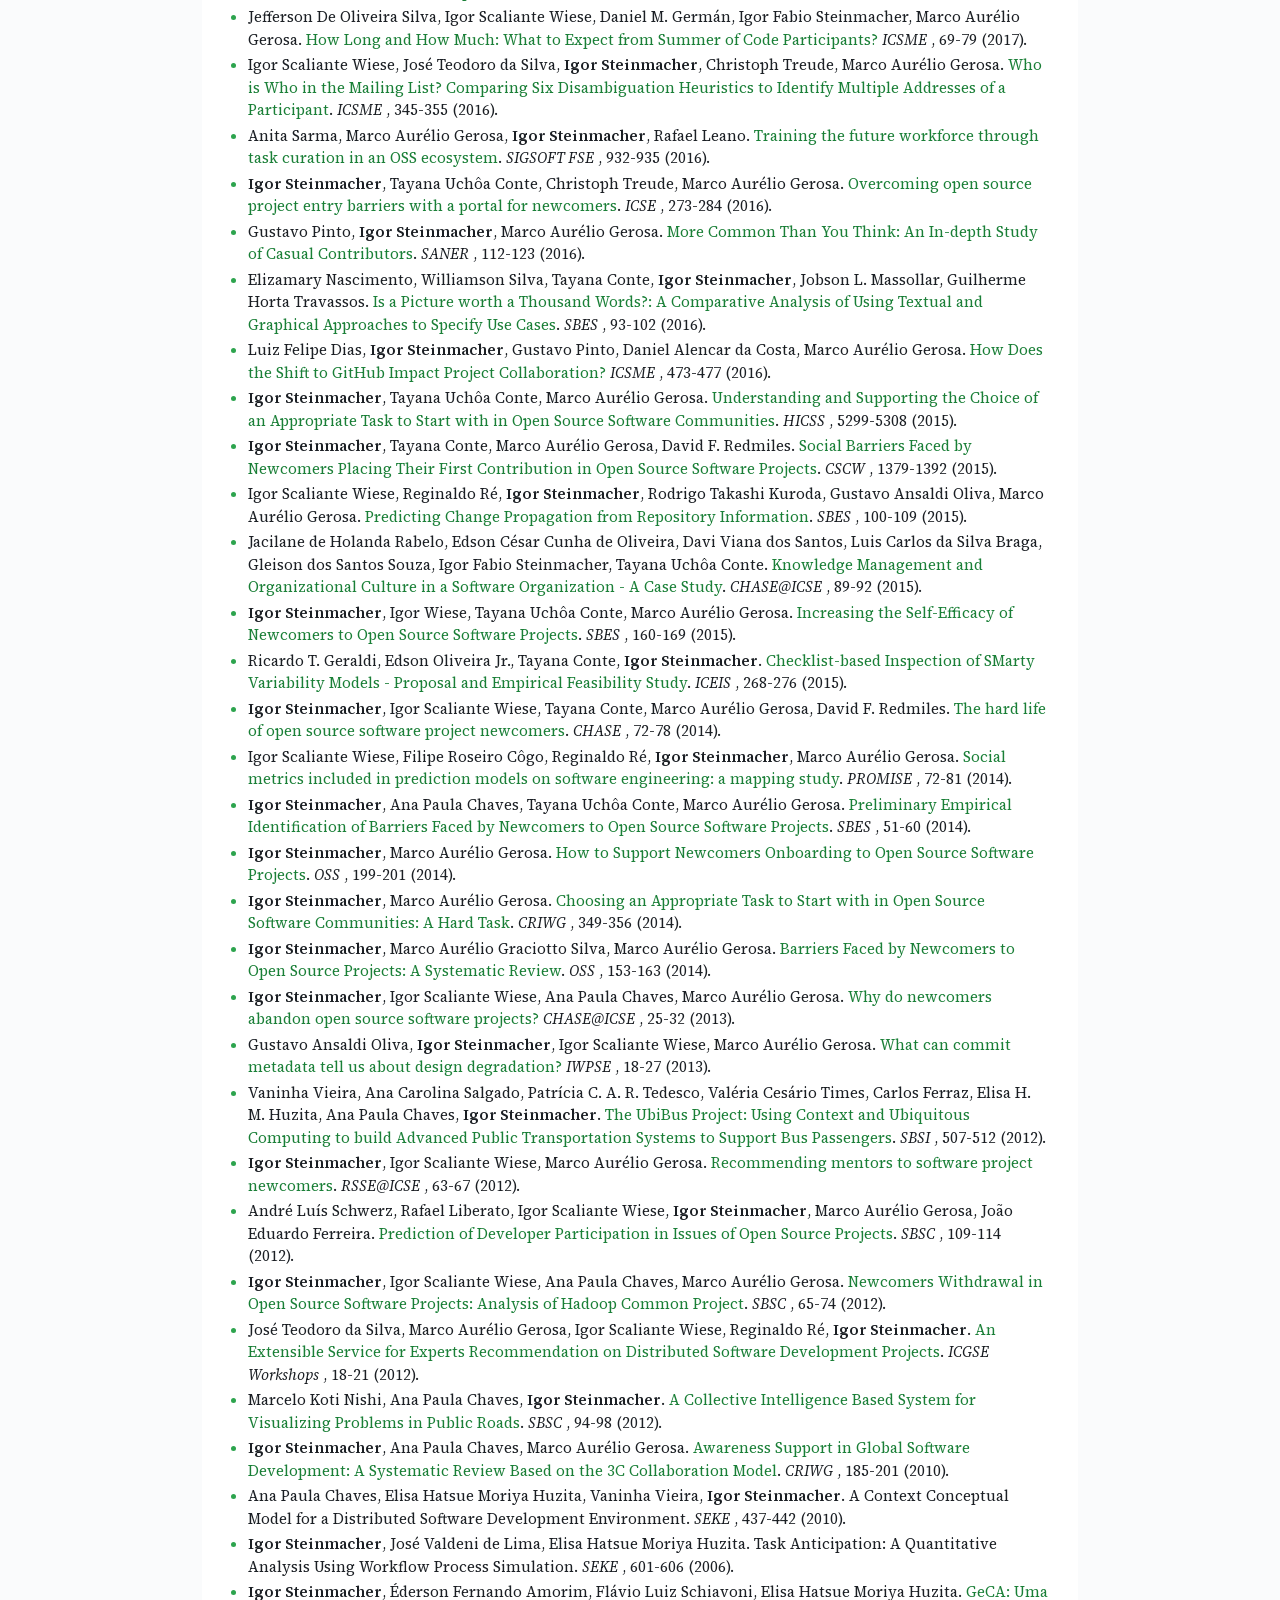
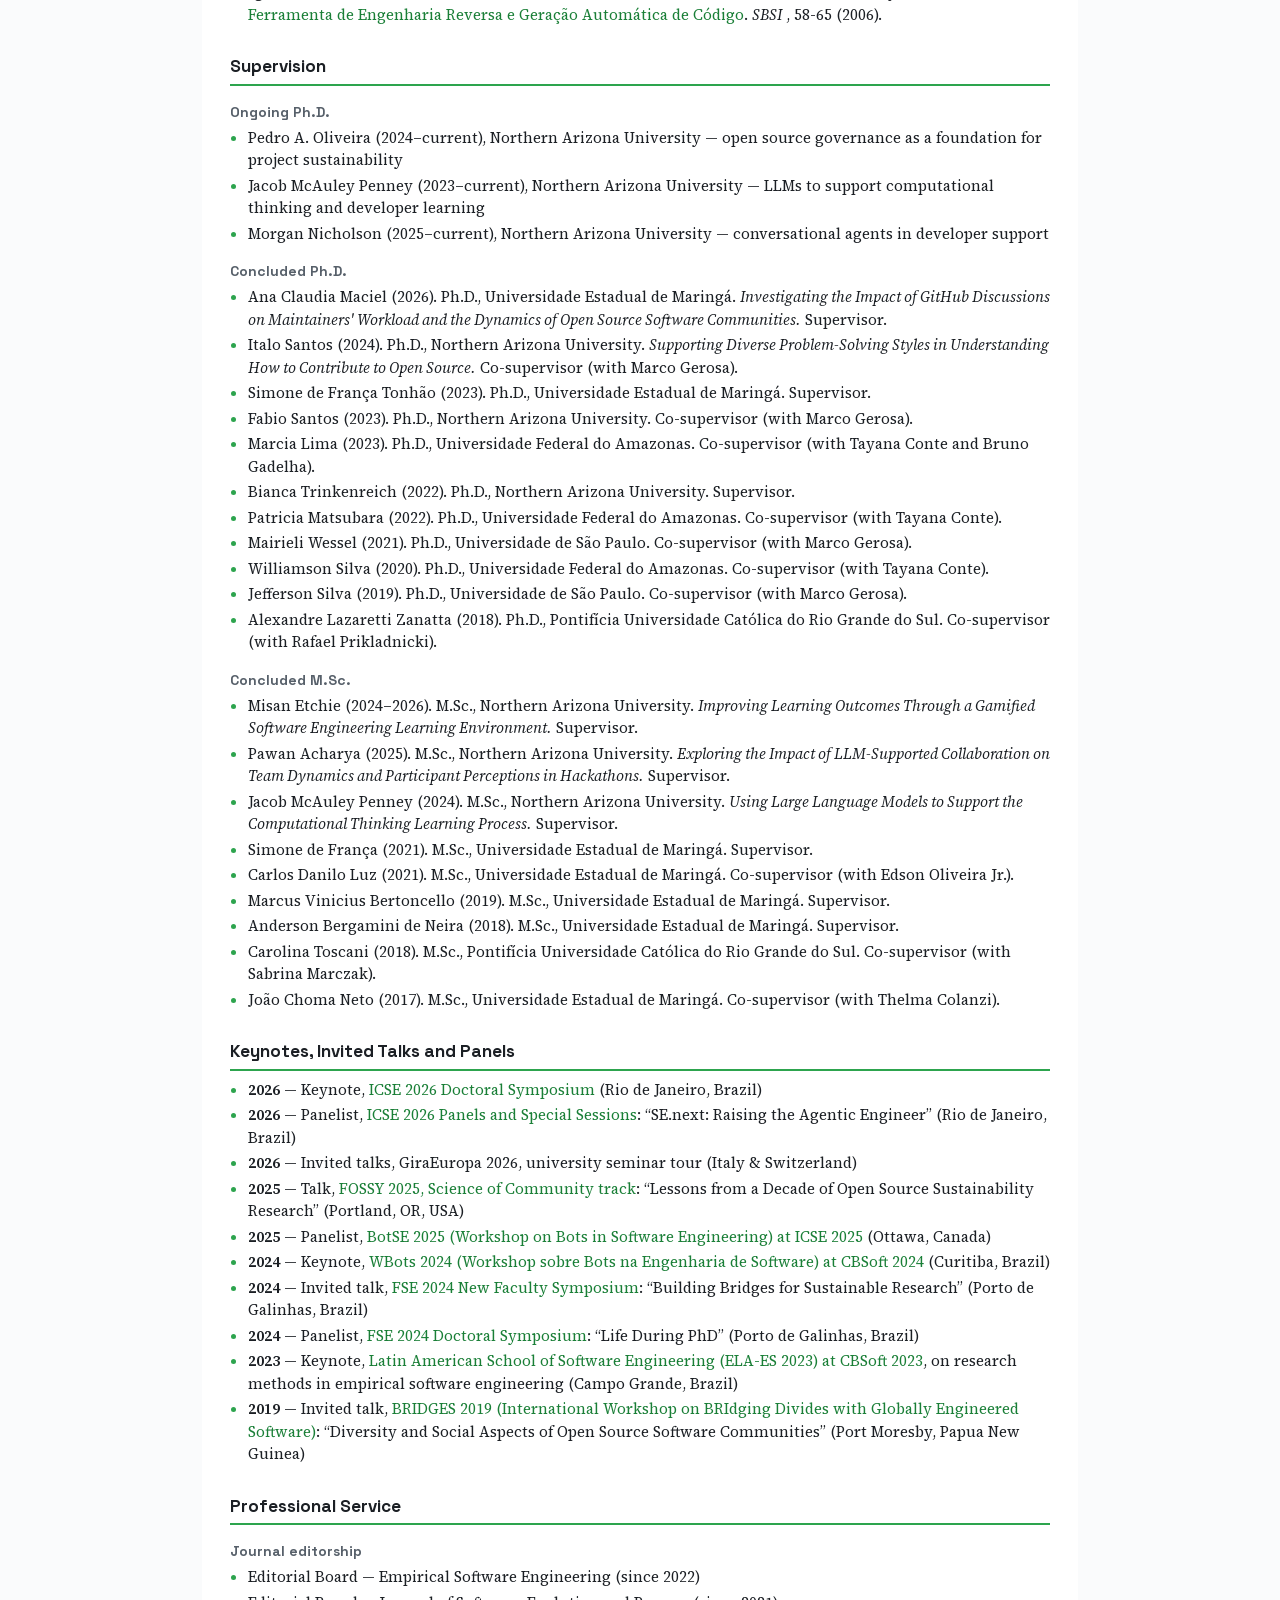
<file: cv/index.html>
<!DOCTYPE html>
<html lang="en">
<head>
<meta charset="utf-8">
<meta name="viewport" content="width=device-width, initial-scale=1">
<title>CV — Igor Steinmacher</title>
<meta name="description" content="Curriculum vitae of Igor Steinmacher, Associate Professor at Northern Arizona University.">
<link rel="stylesheet" href="../fonts/fonts.css">
<link rel="icon" href="../favicon.svg" type="image/svg+xml">
<style>
  :root { --ink: #1b1f24; --slate: #57606a; --line: #d8dee4; --green: #2da44e; --green-deep: #1a7f37; }
  body { margin: 0; color: var(--ink); background: #fafbfc;
    font-family: "Source Serif 4", Georgia, serif; font-size: 15px; line-height: 1.5; }
  main { max-width: 820px; margin: 0 auto; padding: 40px 28px 60px; background: #fff; }
  header p { margin: 0; color: var(--slate); }
  header p:last-child { margin-top: 8px; font-family: "JetBrains Mono", monospace; font-size: 12px; }
  h1 { font-family: "Space Grotesk", sans-serif; font-size: 30px; margin: 0 0 6px; letter-spacing: -.02em; }
  h2 { font-family: "Space Grotesk", sans-serif; font-size: 17px; margin: 28px 0 8px; padding-bottom: 4px;
    border-bottom: 2px solid var(--green); break-after: avoid; }
  h3 { font-family: "Space Grotesk", sans-serif; font-size: 14px; margin: 16px 0 4px; color: var(--slate);
    break-after: avoid; }
  ul { margin: 0; padding-left: 18px; }
  li { margin: 3px 0; break-inside: avoid; }
  li::marker { color: var(--green); }
  a { color: var(--green-deep); text-decoration: none; }
  strong { font-weight: 600; }
  footer { margin-top: 36px; font-family: "JetBrains Mono", monospace; font-size: 11px; color: var(--slate); }
  @page {
    size: letter; margin: 0.6in 0.65in 0.7in;
    @bottom-right { content: "Igor Steinmacher — CV · " counter(page) " / " counter(pages);
      font-family: "JetBrains Mono", monospace; font-size: 8pt; color: #57606a; }
  }
  @media print {
    body { background: #fff; font-size: 10pt; line-height: 1.38; }
    main { max-width: none; padding: 0; }
    h1 { font-size: 22pt; }
    h2 { font-size: 12.5pt; margin-top: 18px; }
    h3 { font-size: 10.5pt; margin-top: 10px; }
    a { color: inherit; }
  }
</style>
</head>
<body>
<main>
<header><h1>Igor Steinmacher, PhD</h1>
<p>Associate Professor</p>
<p>Associate Director for Graduate Programs and Academic Affairs</p>
<p>School of Informatics, Computing and Cyber Systems · Northern Arizona University · Flagstaff, AZ, USA</p>
<p><a href="mailto:igor.steinmacher@nau.edu">igor.steinmacher@nau.edu</a> · <a href="https://igor.pro.br">igor.pro.br</a> · <a href="https://scholar.google.com/citations?user=I8o8rfoAAAAJ">Google Scholar</a> · <a href="https://orcid.org/0000-0002-0612-5790">ORCID</a> · <a href="https://dblp.org/pid/70/3474.html">DBLP</a> · <a href="https://www.scopus.com/authid/detail.uri?authorId=36609225300">Scopus</a></p>
</header>
<h2>Highlights</h2>
<ul>
  <li>Currently supervising 3 Ph.D. students</li>
  <li>Successfully supervised 20+ undergraduate research students, 9 M.Sc. and 11 Ph.D. students (as supervisor and co-supervisor)</li>
  <li>Supervisor of Bianca Trinkenreich's PhD dissertation, winner of the 2024 ACM SIGSOFT Outstanding Dissertation Award</li>
  <li>Best Paper / Distinguished Paper Awards at CHASE@ICSE 2026, ESEM 2024, ICSE 2023, CONVERSATIONS 2023, ICSE-SEIS 2022, ICSE 2021, ICSME 2020, OpenSym 2020, ICSE-SEET 2019, SBES 2018</li>
  <li>Higher education instructor since 2005</li>
  <li>Secured more than USD 2.5M as lead PI of NSF grants</li>
  <li>Lead guest editor of the Thematic Series on Free and Open Source Software Development, SpringerOpen Journal of Internet Services and Applications (JISA)</li>
  <li>Guest editor of the IEEE Software special issue “20 Years of Open Source—Impact on Software Engineering Practice”</li>
  <li>Citation index h44 (Google Scholar)</li>
</ul>
<h2>Education</h2>
<ul>
  <li><strong>2015</strong> — Ph.D. in Computer Science, University of São Paulo (USP), Brazil</li>
  <li><strong>2005</strong> — M.Sc. in Computer Science, Federal University of Rio Grande do Sul (UFRGS), Brazil</li>
  <li><strong>2003</strong> — B.S. in Computer Science, State University of Maringá (UEM), Brazil</li>
</ul>
<h2>Professional Experience</h2>
<ul>
  <li><strong>2025–current</strong> — Associate Professor &amp; Associate Director for Graduate Programs and Academic Affairs, Northern Arizona University (NAU), School of Informatics, Computing and Cyber Systems, USA</li>
  <li><strong>2018–2025</strong> — Assistant Professor, Northern Arizona University (NAU), School of Informatics, Computing and Cyber Systems, USA (on leave of absence from Jan 2021 to Jul 2022)</li>
  <li><strong>2017–2018</strong> — Post-doctoral Scholar, Northern Arizona University (NAU), USA</li>
  <li><strong>2009–2021</strong> — Faculty Member, Federal University of Technology – Paraná (UTFPR), Department of Computing, Brazil (on leave of absence from Jan 2017 to Dec 2020)</li>
  <li><strong>2013–2014</strong> — Visiting Scholar, University of California, Irvine (UCI), Department of Informatics, USA</li>
  <li><strong>2006–2009</strong> — Project Manager, HSBC Global Technology, Brazil</li>
  <li><strong>2006–2009</strong> — Lecturer, Faculdades Santa Cruz, Brazil</li>
  <li><strong>2005–2006</strong> — Software Developer, CELEPAR – Data Processing Company of Paraná, Brazil</li>
</ul>
<h2>Grants</h2>
<ul>
  <li><strong>CommUnityBuddy</strong> — a conversational agent supporting open source contributors. Alfred P. Sloan Foundation, 2026–current, lead PI, USD 100K.</li>
  <li><strong><a href="https://www.nsf.gov/awardsearch/showAward?AWD_ID=2303612">NSF POSE: expanding the data.table ecosystem</a></strong> — for efficient big data manipulation in R. 2023–2027, lead PI, USD 731K, with Marco Gerosa and Toby Hocking.</li>
  <li><strong><a href="https://www.nsf.gov/awardsearch/showAward?AWD_ID=2247929">NSF HSI: a learning environment for an open-source contribution model</a></strong> — OSS-Doorway. 2023–2027, lead PI, USD 498K, with Marco Gerosa.</li>
  <li><strong><a href="https://www.nsf.gov/awardsearch/showAward?AWD_ID=2303042">NSF RETTL: learning software engineering by contributing to real projects with chatbot assistance</a></strong>. 2023–2027, co-PI, USD 562K, with Marco Gerosa (PI).</li>
  <li><strong><a href="https://www.nsf.gov/awardsearch/showAward?AWD_ID=2236198">NSF IUSE: scaffolding computational thinking in introductory CS through a conversational agent</a></strong> — SIGIL. 2023–2026, lead PI, USD 405K, with Marco Gerosa.</li>
  <li><strong><a href="https://www.nsf.gov/awardsearch/showAward?AWD_ID=1900903">NSF CHS: Gender-Inclusive Open Source through Gender-Inclusive Tools</a></strong>. 2019–2023, lead PI, USD 528K.</li>
  <li><strong>Fostering open source communities by supporting newcomer developers</strong>. FAPESP / MCTI CGI.br (Brazil), 2017, lead PI, ~BRL 230K, with Igor Wiese and Ivanilton Polato.</li>
</ul>
<h2>Awards and Honors</h2>
<ul>
  <li><strong>2026</strong> — ACM SIGSOFT Distinguished Paper — CHASE@ICSE 2026: <a href="https://doi.org/10.1145/3794860.3794911">“Governance in Practice: How Open Source Projects Define and Document Roles”</a></li>
  <li><strong>2026</strong> — NAU Award for Graduate Research Mentorship — Northern Arizona University Research and Creative Activity Awards</li>
  <li><strong>2025</strong> — NAU Award for Most Promising New Research Scholar — Northern Arizona University</li>
  <li><strong>2024</strong> — Best Paper Award — ESEM 2024: <a href="https://doi.org/10.1145/3674805.3686666">“ChatGPT application in Systematic Literature Reviews in Software Engineering: an evaluation of its accuracy to support the selection activity”</a></li>
  <li><strong>2024</strong> — ACM SIGSOFT Outstanding Dissertation Award — awarded to Bianca Trinkenreich, my PhD advisee</li>
  <li><strong>2023</strong> — ACM SIGSOFT Distinguished Paper — ICSE 2023: <a href="https://doi.org/10.1109/ICSE48619.2023.00038">“Do I Belong? Modeling Sense of Virtual Community Among Linux Kernel Contributors”</a></li>
  <li><strong>2023</strong> — Best Paper Award — CONVERSATIONS 2023: <a href="https://doi.org/10.1007/978-3-031-54975-5_12">“Anticipating User Needs: Insights from Design Fiction on Conversational Agents for Computational Thinking”</a></li>
  <li><strong>2023</strong> — Distinguished Reviewer Award — ICSE 2023</li>
  <li><strong>2022</strong> — Best Paper Award — ICSE-SEIS 2022: <a href="https://doi.org/10.1109/ICSE-SEIS55304.2022.9793931">“An Empirical Investigation on the Challenges Faced by Women in the Software Industry: A Case Study”</a></li>
  <li><strong>2021</strong> — ACM SIGSOFT Distinguished Paper — ICSE 2021: <a href="https://doi.org/10.1109/ICSE43902.2021.00093">“What Makes a Great Maintainer of Open Source Projects?”</a></li>
  <li><strong>2021–2022</strong> — Brazilian Research Productivity Fellowship (PQ)</li>
  <li><strong>2020</strong> — IEEE TCSE Distinguished Paper — ICSME 2020: <a href="https://doi.org/10.1109/ICSME46990.2020.00011">“Effects of Adopting Code Review Bots on Pull Requests to OSS Projects”</a></li>
  <li><strong>2020</strong> — Best Paper Award — OpenSym 2020: <a href="https://doi.org/10.1145/3412569.3412571">“Recommending Tasks to Newcomers in OSS Projects: How Do Mentors Handle It?”</a></li>
  <li><strong>2020</strong> — Honorable Mention — CSCW 2020: <a href="https://doi.org/10.1145/3415251">“Hidden Figures: Roles and Pathways of Successful OSS Contributors”</a></li>
  <li><strong>2019</strong> — ACM SIGSOFT Distinguished Paper — ICSE-SEET 2019: <a href="https://doi.org/10.1109/ICSE-SEET.2019.00024">“Training software engineers using open-source software: the students' perspective”</a></li>
  <li><strong>2018</strong> — Best Paper Award — SBES 2018: <a href="https://doi.org/10.1145/3266237.3266265">“An empirical study on task documentation in software crowdsourcing: the case of the topcoder platform”</a></li>
</ul>
<h2>Publications</h2>
<p>57 journal articles and 147 conference and workshop papers, from <a href="https://dblp.org/pid/70/3474.html">DBLP</a>. ★ marks award-winning papers.</p>
<h3>Journal Articles</h3>
<ul>
  <li>Daniel Coutinho, Breno Braga, Theo Canuto, Juliana Alves Pereira, Wesley K. G. Assunção, <strong>Igor Steinmacher</strong>, Marco Aurélio Gerosa, Alessandro Garcia. <a href="https://doi.org/10.1007/s10664-026-10868-6">Leveraging large language models for sentiment analysis in GitHub pull request discussions</a>. <em>Empir. Softw. Eng.</em> 31(5): 140 (2026).</li>
  <li>João Vitor Souza Rocha, Igor Scaliante Wiese, Ivanilton Polato, Marco Aurélio Graciotto Silva, Reginaldo Ré, <strong>Igor Steinmacher</strong>, Walter Takashi Nakamura. <a href="https://doi.org/10.1016/j.jss.2026.112810">Investigating the potential of using worked examples to help resolve issues in a GitHub project</a>. <em>J. Syst. Softw.</em> 236: 112810 (2026).</li>
  <li>Genildo Gomes, Fernando Nogueira, João Gustavo Kienen, Bernardo Scarambone, Desiree Scarambone, Leandro Galvão, Tanara Lauschner, <strong>Igor Steinmacher</strong>, Tayana Conte, Bruno Gadelha. <a href="https://doi.org/10.5753/jbcs.2026.6576">FeelIt: A Tool for Expressing Real-Time Emotions and Its Influence on the Audience Experience</a>. <em>J. Braz. Comput. Soc.</em> 32(1): 1812-1826 (2026).</li>
  <li>Zixuan Feng, Reed Milewicz, Emerson Murphy-Hill, Tyler Menezes, Alexander Serebrenik, <strong>Igor Steinmacher</strong>, Anita Sarma. <a href="https://doi.org/10.1145/3789210">Charting Uncertain Waters: A Socio-Technical Roadmap for Sustaining Open Source Communities in the Age of GenAI</a>. <em>ACM Trans. Softw. Eng. Methodol.</em> 35(8): 214:1-214:21 (2026).</li>
  <li>Doris Amoakohene, Anirban Chetia, <strong>Igor Steinmacher</strong>, Toby Hocking. <a href="https://doi.org/10.32614/rj-2026-013">Asymptotic Benchmarking Using the atime package</a>. <em>R J.</em> 18(1): 169-187 (2026).</li>
  <li>Zixuan Feng, Katie Kimura, Bianca Trinkenreich, <strong>Igor Steinmacher</strong>, Marco Aurélio Gerosa, Anita Sarma. <a href="https://doi.org/10.1145/3769012">Addressing OSS Community Managers' Challenges in Contributor Retention</a>. <em>ACM Trans. Softw. Eng. Methodol.</em> 35(7): 187:1-187:38 (2026).</li>
  <li>Ítalo Santos, Kátia Romero Felizardo, <strong>Igor Steinmacher</strong>, Marco Aurélio Gerosa. <a href="https://doi.org/10.1016/j.infsof.2024.107568">Software solutions for newcomers' onboarding in software projects: A systematic literature review</a>. <em>Inf. Softw. Technol.</em> 177: 107568 (2025).</li>
  <li>Márcia Lima, <strong>Igor Steinmacher</strong>, Denae Ford, Grace Vorreuter, Ludimila Gonçalves, Tayana Conte, Bruno Gadelha. <a href="https://doi.org/10.1016/j.jss.2024.112196">How are discussions linked? A link analysis study on GitHub Discussions</a>. <em>J. Syst. Softw.</em> 219: 112196 (2025).</li>
  <li>Bianca Trinkenreich, Marco Aurélio Gerosa, Anita Sarma, <strong>Igor Steinmacher</strong>. <a href="https://doi.org/10.1109/MS.2024.3404361">Guidelines for Cultivating a Sense of Belonging to Reduce Developer Burnout</a>. <em>IEEE Softw.</em> 42(2): 84-91 (2025).</li>
  <li>Carolline Pena, Bruno Cartaxo, <strong>Igor Steinmacher</strong>, Deepika Badampudi, Deyvson da Silva, Williby da Silva Ferreira, Adauto Almeida, Fernando Kamei, Sérgio Soares. <a href="https://doi.org/10.1002/smr.2748">Comparing the Efficacy of Rapid Review With a Systematic Review in the Software Engineering Field</a>. <em>J. Softw. Evol. Process.</em> 37(1) (2025).</li>
  <li>Gabriel Aracena, Kyle Luster, Fabio Santos, <strong>Igor Steinmacher</strong>, Marco Aurélio Gerosa. <a href="https://doi.org/10.1016/j.scico.2025.103333">Applying large language models to issue classification: Revisiting with extended data and new models</a>. <em>Sci. Comput. Program.</em> 246: 103333 (2025).</li>
  <li>Camila A. Paiva, Raquel Maximino, Frederico Paiva, Rafael Accetta Vieira, Nicole Espanha, João Felipe Pimentel, Igor Wiese, Marco Aurélio Gerosa, <strong>Igor Steinmacher</strong>, Leonardo Murta, Vanessa Braganholo. <a href="https://doi.org/10.1007/s10664-025-10627-z">Analyzing the adoption of database management systems throughout the history of open source projects</a>. <em>Empir. Softw. Eng.</em> 30(3): 71 (2025).</li>
  <li>Zixuan Feng, Katie Kimura, Bianca Trinkenreich, Anita Sarma, <strong>Igor Steinmacher</strong>. <a href="https://doi.org/10.1016/j.infsof.2024.107470">Guiding the way: A systematic literature review on mentoring practices in open source software projects</a>. <em>Inf. Softw. Technol.</em> 171: 107470 (2024).</li>
  <li>Martin P. Robillard, Deeksha M. Arya, Neil A. Ernst, Jin L. C. Guo, Maxime Lamothe, Mathieu Nassif, Nicole Novielli, Alexander Serebrenik, <strong>Igor Steinmacher</strong>, Klaas-Jan Stol. <a href="https://doi.org/10.1145/3649598">Communicating Study Design Trade-offs in Software Engineering</a>. <em>ACM Trans. Softw. Eng. Methodol.</em> 33(5): 112:1-112:10 (2024).</li>
  <li>Marco Aurélio Gerosa, Bianca Trinkenreich, <strong>Igor Steinmacher</strong>, Anita Sarma. <a href="https://doi.org/10.1007/s10515-023-00409-6">Can AI serve as a substitute for human subjects in software engineering research?</a> <em>Autom. Softw. Eng.</em> 31(1): 13 (2024).</li>
  <li>Simone de França Tonhão, Thelma Elita Colanzi, <strong>Igor Steinmacher</strong>. <a href="https://doi.org/10.5753/jserd.2024.4027">A portal to catalog worked examples extracted from open source software projects to support the teaching of Software Engineering</a>. <em>J. Softw. Eng. Res. Dev.</em> 12(1) (2024).</li>
  <li>Fabio Santos, Joseph Vargovich, Bianca Trinkenreich, Ítalo Santos, Jacob Penney, Ricardo Britto, João Felipe Pimentel, Igor Wiese, <strong>Igor Steinmacher</strong>, Anita Sarma, Marco Aurélio Gerosa. <a href="https://doi.org/10.1007/s10664-023-10329-4">Tag that issue: applying API-domain labels in issue tracking systems</a>. <em>Empir. Softw. Eng.</em> 28(5): 116 (2023).</li>
  <li>Patrícia G. F. Matsubara, <strong>Igor Steinmacher</strong>, Bruno Gadelha, Tayana Conte. <a href="https://doi.org/10.1007/s10664-023-10332-9">Much more than a prediction: Expert-based software effort estimation as a behavioral act</a>. <em>Empir. Softw. Eng.</em> 28(4): 98 (2023).</li>
  <li>Márcia Lima, <strong>Igor Steinmacher</strong>, Denae Ford, Evangeline Liu, Grace Vorreuter, Tayana Conte, Bruno Gadelha. <a href="https://doi.org/10.7717/peerj-cs.1567">Looking for related posts on GitHub discussions</a>. <em>PeerJ Comput. Sci.</em> 9: e1567 (2023).</li>
  <li>Mairieli Wessel, Andy Zaidman, Marco Aurélio Gerosa, <strong>Igor Steinmacher</strong>. <a href="https://doi.org/10.1109/MS.2022.3224813">Guidelines for Developing Bots for GitHub</a>. <em>IEEE Softw.</em> 40(3): 72-79 (2023).</li>
  <li><strong>Igor Steinmacher</strong>, Paul M. Clarke, Eray Tuzun, Ricardo Britto. <a href="https://doi.org/10.1002/smr.2545">Editorial: Machine learning, software process, and global software engineering</a>. <em>J. Softw. Evol. Process.</em> 35(6) (2023).</li>
  <li><strong>Igor Steinmacher</strong>, Paul M. Clarke, Eray Tuzun, Ricardo Britto. <a href="https://doi.org/10.1002/smr.2544">Editorial: Best papers of the 14th International Conference on Software and System Processes (ICSSP 2020) and 15th International Conference on Global Software Engineering (ICGSE 2020)</a>. <em>J. Softw. Evol. Process.</em> 35(5) (2023).</li>
  <li>Bianca Trinkenreich, Igor Wiese, Anita Sarma, Marco Aurélio Gerosa, <strong>Igor Steinmacher</strong>. <a href="https://doi.org/10.1145/3510460">Women's Participation in Open Source Software: A Survey of the Literature</a>. <em>ACM Trans. Softw. Eng. Methodol.</em> 31(4): 81:1-81:37 (2022).</li>
  <li>Bianca Trinkenreich, Marco Aurélio Gerosa, <strong>Igor Steinmacher</strong>. <a href="https://doi.org/10.1109/MC.2022.3200860">Women in Open Source: We Need to Talk About It</a>. <em>Computer</em> 55(12): 145-149 (2022).</li>
  <li>Fabio Calefato, Marco Aurélio Gerosa, Giuseppe Iaffaldano, Filippo Lanubile, <strong>Igor Steinmacher</strong>. <a href="https://doi.org/10.1007/s10664-021-10012-6">Will you come back to contribute? Investigating the inactivity of OSS core developers in GitHub</a>. <em>Empir. Softw. Eng.</em> 27(3): 76 (2022).</li>
  <li><strong>Igor Steinmacher</strong>, Rafael Prikladnicki, Tayana Conte. <a href="https://doi.org/10.1145/3539814.3539824">Summary of the 12th Brazilian Conference on Software and the 1st Latin American School on Software Engineering</a>. <em>ACM SIGSOFT Softw. Eng. Notes</em> 47(3): 28-31 (2022).</li>
  <li>Patrícia Gomes Fernandes Matsubara, Bruno F. Gadelha, <strong>Igor Steinmacher</strong>, Tayana Uchôa Conte. <a href="https://doi.org/10.1016/j.jss.2021.111148">SEXTAMT: A systematic map to navigate the wide seas of factors affecting expert judgment software estimates</a>. <em>J. Syst. Softw.</em> 185: 111148 (2022).</li>
  <li>Mairieli Santos Wessel, Alexander Serebrenik, Igor Wiese, <strong>Igor Steinmacher</strong>, Marco Aurélio Gerosa. <a href="https://doi.org/10.1007/s10664-022-10130-9">Quality gatekeepers: investigating the effects of code review bots on pull request activities</a>. <em>Empir. Softw. Eng.</em> 27(5): 108 (2022).</li>
  <li>Bianca Trinkenreich, Mariam Guizani, Igor Wiese, Tayana Conte, Marco Aurélio Gerosa, Anita Sarma, <strong>Igor Steinmacher</strong>. <a href="https://doi.org/10.1109/TSE.2021.3108032">Pots of Gold at the End of the Rainbow: What is Success for Open Source Contributors?</a> <em>IEEE Trans. Software Eng.</em> 48(10): 3940-3953 (2022).</li>
  <li>Hema Susmita Padala, Christopher J. Mendez, Felipe Fronchetti, <strong>Igor Steinmacher</strong>, Zoe Steine-Hanson, Claudia Hilderbrand, Amber Horvath, Charles Hill, Logan Simpson, Margaret Burnett, Marco Aurélio Gerosa, Anita Sarma. <a href="https://doi.org/10.1109/TSE.2020.2984173">How Gender-Biased Tools Shape Newcomer Experiences in OSS Projects</a>. <em>IEEE Trans. Software Eng.</em> 48(2): 241-259 (2022).</li>
  <li>Raula Gaikovina Kula, Christoph Treude, Hideaki Hata, Sebastian Baltes, <strong>Igor Steinmacher</strong>, Marco Aurélio Gerosa, Winifred Kula Amini. <a href="https://doi.org/10.1109/MS.2021.3098116">Challenges for Inclusion in Software Engineering: The Case of the Emerging Papua New Guinean Society</a>. <em>IEEE Softw.</em> 39(3): 67-76 (2022).</li>
  <li>Mariam Guizani, Amreeta Chatterjee, Bianca Trinkenreich, Mary Evelyn May, Geraldine J. Noa-Guevara, Liam James Russell, Griselda G. Cuevas Zambrano, Daniel Izquierdo-Cortazar, <strong>Igor Steinmacher</strong>, Marco Aurélio Gerosa, Anita Sarma. <a href="https://doi.org/10.1145/3479551">The Long Road Ahead: Ongoing Challenges in Contributing to Large OSS Organizations and What to Do</a>. <em>Proc. ACM Hum. Comput. Interact.</em> 5(CSCW2): 407:1-407:30 (2021).</li>
  <li>Flavia Bernardini, André Grützmann, <strong>Igor Steinmacher</strong>, Awdren L. Fontão, Davi Viana, Flávio E. A. Horita. <a href="https://doi.org/10.5753/isys.2021.2353">Editorial Vol. 14 No. 3</a>. <em>Braz. J. Inf. Syst.</em> 14(3): 1-4 (2021).</li>
  <li>Mairieli Santos Wessel, Igor Wiese, <strong>Igor Steinmacher</strong>, Marco Aurélio Gerosa. <a href="https://doi.org/10.1145/3476042">Don't Disturb Me: Challenges of Interacting with Software Bots on Open Source Software Projects</a>. <em>Proc. ACM Hum. Comput. Interact.</em> 5(CSCW2): 301:1-301:21 (2021).</li>
  <li><strong>Igor Steinmacher</strong>, Sogol Balali, Bianca Trinkenreich, Mariam Guizani, Daniel Izquierdo-Cortazar, Griselda G. Cuevas Zambrano, Marco Aurélio Gerosa, Anita Sarma. <a href="https://doi.org/10.1186/s13174-021-00140-z">Being a Mentor in open source projects</a>. <em>J. Internet Serv. Appl.</em> 12(1): 7 (2021).</li>
  <li>Paolo Tell, David Raffo, Liguo Huang, <strong>Igor Steinmacher</strong>, Ricardo Britto, Eray Tüzün, Paul M. Clarke. <a href="https://doi.org/10.1145/3417564.3429719">Summary of the 1st ICSSP-ICGSE Joint Event</a>. <em>ACM SIGSOFT Softw. Eng. Notes</em> 45(4): 31-34 (2020).</li>
  <li>Bianca Trinkenreich, Mariam Guizani, Igor Wiese, Anita Sarma, <strong>Igor Steinmacher</strong>. <a href="https://doi.org/10.1145/3415251">Hidden Figures: Roles and Pathways of Successful OSS Contributors</a>. <em>Proc. ACM Hum. Comput. Interact.</em> 4(CSCW2): 180:1-180:22 (2020). ★ Honorable Mention</li>
  <li>Jefferson De Oliveira Silva, Igor Wiese, Daniel M. Germán, Christoph Treude, Marco Aurélio Gerosa, <strong>Igor Steinmacher</strong>. <a href="https://doi.org/10.1016/j.jss.2019.110487">Google summer of code: Student motivations and contributions</a>. <em>J. Syst. Softw.</em> 162 (2020).</li>
  <li>Edson Oliveira, Eduardo Fernandes, <strong>Igor Steinmacher</strong>, Marco Cristo, Tayana Conte, Alessandro Garcia. <a href="https://doi.org/10.1007/s10664-020-09820-z">Code and commit metrics of developer productivity: a study on team leaders perceptions</a>. <em>Empir. Softw. Eng.</em> 25(4): 2519-2549 (2020).</li>
  <li>Gregorio Robles, <strong>Igor Steinmacher</strong>, Paul Adams, Christoph Treude. <a href="https://doi.org/10.1109/MS.2019.2933672">Twenty Years of Open Source Software: From Skepticism to Mainstream</a>. <em>IEEE Softw.</em> 36(6): 12-15 (2019).</li>
  <li>Dan Sholler, <strong>Igor Steinmacher</strong>, Denae Ford, Mara Averick, Mike Hoye, Greg Wilson. <a href="https://doi.org/10.1371/journal.pcbi.1007296">Ten simple rules for helping newcomers become contributors to open projects</a>. <em>PLoS Comput. Biol.</em> 15(9) (2019).</li>
  <li>Williamson Silva, <strong>Igor Steinmacher</strong>, Tayana Conte. <a href="https://doi.org/10.1109/ACCESS.2019.2929507">Students' and Instructors' Perceptions of Five Different Active Learning Strategies Used to Teach Software Modeling</a>. <em>IEEE Access</em> 7: 184063-184077 (2019).</li>
  <li>Igor Scaliante Wiese, Rodrigo Takashi Kuroda, <strong>Igor Steinmacher</strong>, Gustavo Ansaldi Oliva, Reginaldo Ré, Christoph Treude, Marco Aurélio Gerosa. <a href="https://doi.org/10.1007/s11219-019-09456-3">Pieces of contextual information suitable for predicting co-changes? An empirical study</a>. <em>Softw. Qual. J.</em> 27(4): 1481-1503 (2019).</li>
  <li><strong>Igor Steinmacher</strong>, Marco Aurélio Gerosa, Tayana Uchôa Conte, David F. Redmiles. <a href="https://doi.org/10.1007/s10606-018-9335-z">Overcoming Social Barriers When Contributing to Open Source Software Projects</a>. <em>Comput. Support. Cooperative Work.</em> 28(1-2): 247-290 (2019).</li>
  <li><strong>Igor Steinmacher</strong>, Christoph Treude, Marco Aurélio Gerosa. <a href="https://doi.org/10.1109/MS.2018.110162131">Let Me In: Guidelines for the Successful Onboarding of Newcomers to Open Source Projects</a>. <em>IEEE Softw.</em> 36(4): 41-49 (2019).</li>
  <li>Luis Felipe Dias, <strong>Igor Steinmacher</strong>, Gustavo Pinto. <a href="https://doi.org/10.1186/s13173-018-0079-x">Who drives company-owned OSS projects: internal or external members?</a> <em>J. Braz. Comput. Soc.</em> 24(1): 16:1-16:17 (2018).</li>
  <li>Mairieli Santos Wessel, Bruno Mendes de Souza, <strong>Igor Steinmacher</strong>, Igor Scaliante Wiese, Ivanilton Polato, Ana Paula Chaves, Marco Aurélio Gerosa. <a href="https://doi.org/10.1145/3274451">The Power of Bots: Characterizing and Understanding Bots in OSS Projects</a>. <em>Proc. ACM Hum. Comput. Interact.</em> 2(CSCW): 182:1-182:19 (2018).</li>
  <li>Gustavo Pinto, <strong>Igor Steinmacher</strong>, Luiz Felipe Dias, Marco Aurélio Gerosa. <a href="https://doi.org/10.1007/s10664-018-9609-6">On the challenges of open-sourcing proprietary software projects</a>. <em>Empir. Softw. Eng.</em> 23(6): 3221-3247 (2018).</li>
  <li>Sogol Balali, <strong>Igor Steinmacher</strong>, Umayal Annamalai, Anita Sarma, Marco Aurélio Gerosa. <a href="https://doi.org/10.1007/s10606-018-9310-8">Newcomers' Barriers. . . Is That All? An Analysis of Mentors' and Newcomers' Barriers in OSS Projects</a>. <em>Comput. Support. Cooperative Work.</em> 27(3-6): 679-714 (2018).</li>
  <li>Anderson Bergamini de Neira, <strong>Igor Steinmacher</strong>, Igor Scaliante Wiese. <a href="https://doi.org/10.1186/s13173-018-0082-2">Characterizing the hyperspecialists in the context of crowdsourcing software development</a>. <em>J. Braz. Comput. Soc.</em> 24(1): 17:1-17:16 (2018).</li>
  <li>Igor Scaliante Wiese, Reginaldo Ré, <strong>Igor Steinmacher</strong>, Rodrigo Takashi Kuroda, Gustavo Ansaldi Oliva, Christoph Treude, Marco Aurélio Gerosa. <a href="https://doi.org/10.1016/j.jss.2016.07.016">Using contextual information to predict co-changes</a>. <em>J. Syst. Softw.</em> 128: 220-235 (2017).</li>
  <li><strong>Igor Steinmacher</strong>, Gregorio Robles, Brian Fitzgerald, Anthony I. Wasserman. <a href="https://doi.org/10.1186/s13174-017-0069-9">Free and open source software development: the end of the teenage years</a>. <em>J. Internet Serv. Appl.</em> 8(1): 17:1-17:4 (2017).</li>
  <li>Alexandre Lazaretti Zanatta, <strong>Igor Steinmacher</strong>, Letícia S. Machado, Cleidson R. B. de Souza, Rafael Prikladnicki. <a href="https://doi.org/10.1109/MS.2017.32">Barriers Faced by Newcomers to Software-Crowdsourcing Projects</a>. <em>IEEE Softw.</em> 34(2): 37-43 (2017).</li>
  <li><strong>Igor Steinmacher</strong>, Marco Aurélio Graciotto Silva, Marco Aurélio Gerosa, David F. Redmiles. <a href="https://doi.org/10.1016/j.infsof.2014.11.001">A systematic literature review on the barriers faced by newcomers to open source software projects</a>. <em>Inf. Softw. Technol.</em> 59: 67-85 (2015).</li>
  <li>Igor Scaliante Wiese, Douglas Nassif Junior, Reginaldo Ré, <strong>Igor Steinmacher</strong>, Marco Aurélio Gerosa. <a href="https://doi.org/10.14279/tuj.eceasst.0.905">Comparing communication and development networks for predicting file change proneness: An exploratory study considering process and social metrics</a>. <em>Electron. Commun. Eur. Assoc. Softw. Sci. Technol.</em> 65 (2014).</li>
  <li><strong>Igor Steinmacher</strong>, Ana Paula Chaves, Marco Aurélio Gerosa. <a href="https://doi.org/10.1007/s10606-012-9164-4">Awareness Support in Distributed Software Development: A Systematic Review and Mapping of the Literature</a>. <em>Comput. Support. Cooperative Work.</em> 22(2-3): 113-158 (2013).</li>
  <li>Ana Paula Chaves, <strong>Igor Steinmacher</strong>, Gislaine Camila Lapasini Leal, Elisa Hatsue Moriya Huzita, Alberto B. Biasão. <a href="https://doi.org/10.19153/cleiej.14.2.2">OntoDiSENv1: an Ontology to Support Global Software Development</a>. <em>CLEI Electron. J.</em> 14(2) (2011).</li>
</ul>
<h3>Conference and Workshop Papers</h3>
<ul>
  <li>Nathan Cassee, Sankarsh Ravi, Ítalo Santos, <strong>Igor Steinmacher</strong>, Alexander Serebrenik. <a href="https://doi.org/10.1145/3786580.3786971">What barriers do students experience when trying to contribute to Open Source Software projects?</a> <em>SEET@ICSE</em> , 151-161 (2026).</li>
  <li>Karl R. Wurst, Erik Falor, Avni Khatri, <strong>Igor Steinmacher</strong>. <a href="https://doi.org/10.1145/3770761.3777131">Ways to Make Git Easier to Teach</a>. <em>SIGCSE</em> , 1627-1628 (2026).</li>
  <li>Mika Mäntylä, Patrícia Matsubara, Kátia Romero Felizardo, Miikka Kuutila, Marco Aurélio Gerosa, Savio Sousa Sampaio, Tayana Conte, <strong>Igor Steinmacher</strong>. <a href="https://doi.org/10.1007/978-3-032-36587-3_16">Understanding LLMs in Title-Abstract Screening: From Disagreements to Recommendations</a>. <em>SEAA</em> , 226-242 (2026).</li>
  <li>Sadia Afroz, Zixuan Feng, Tyler Menezes, Katie Kimura, Bianca Trinkenreich, <strong>Igor Steinmacher</strong>, Anita Sarma. <a href="https://doi.org/10.1145/3803437.3806710">The Fast and Spurious: Developer Productivity with GenAI</a>. <em>SIGSOFT FSE Companion</em> , 1832-1841 (2026).</li>
  <li>Pawan Acharya, Tayana Conte, Jacob Penney, Pedro Oliveira, Misan Paul Etchie, Jared Duval, Bruno Gadelha, Marco Aurélio Gerosa, <strong>Igor Steinmacher</strong>. <a href="https://doi.org/10.1145/3803437.3806711">Shh! Don't Tell Them I Use GenAI: Exploring How Participants Use Generative AI in Hackathons</a>. <em>SIGSOFT FSE Companion</em> , 1842-1850 (2026).</li>
  <li>Pedro Oliveira, Tayana Conte, Marco Aurélio Gerosa, <strong>Igor Steinmacher</strong>. <a href="https://doi.org/10.1145/3794860.3794911">Governance in Practice: How Open Source Projects Define and Document Roles</a>. <em>CHASE@ICSE</em> , 255-266 (2026). ★ ACM SIGSOFT Distinguished Paper</li>
  <li>Raula Gaikovina Kula, Christoph Treude, Xing Hu, Sebastian Baltes, Earl T. Barr, Kelly Blincoe, Fabio Calefato, Junjie Chen, Marc Cheong, Youmei Fan, Daniel M. Germán, Marco Aurélio Gerosa, Jin L. C. Guo, Shinpei Hayashi, Robert Hirschfeld, Reid Holmes, Yintong Huo, Takashi Kobayashi, Michele Lanza, Zhongxin Liu, Olivier Nourry, Nicole Novielli, Denys Poshyvanyk, Shinobu Saito, Kazumasa Shimari, <strong>Igor Steinmacher</strong>, Mairieli Wessel, Markus Wagner, Annie Vella, Laurie Williams, Xin Xia. <a href="https://doi.org/10.1145/3786151.3788604">Forecasting Developer Environments with GenAI: A Research Perspective</a>. <em>IDE@ICSE</em> , 1-5 (2026).</li>
  <li>Ashish Amresh, Siddharth Subramanian, <strong>Igor Steinmacher</strong>. <a href="https://doi.org/10.1145/3786171.3788379">Evaluating the Effect of Generative AI Content in Common Game Development Software Architectures</a>. <em>GAS@ICSE</em> , 47-54 (2026).</li>
  <li>Rudrajit Choudhuri, Bianca Trinkenreich, Rahul Pandita, Eirini Kalliamvakou, <strong>Igor Steinmacher</strong>, Marco Aurélio Gerosa, Christopher Sanchez, Anita Sarma. <a href="https://doi.org/10.1109/ICSE55347.2025.00087">What Guides Our Choices? Modeling Developers' Trust and Behavioral Intentions Towards Genai</a>. <em>ICSE</em> , 1691-1703 (2025).</li>
  <li>Reine Santos, Gabriel da Silva Freitas, <strong>Igor Steinmacher</strong>, Tayana Conte, Ana Carolina Oran, Bruno Gadelha. <a href="https://doi.org/10.5220/0013365500003929">User Stories: Does ChatGPT Do It Better?</a> <em>ICEIS</em> , 47-58 (2025).</li>
  <li>Genildo Gomes, Paulo Silva, Sâmila Magalhães, Leandro Galvão, Tanara Lauschner, <strong>Igor Steinmacher</strong>, Tayana Conte, Bruno Gadelha. <a href="https://doi.org/10.5220/0013481200003932">Understanding the Student Experience Better: Analyzing Remote Learning Tools Through Engagement, Participation, and Liveness Concepts</a>. <em>CSEDU</em> , 958-965 (2025).</li>
  <li>Jacob Penney, Pawan Acharya, Peter Hilbert, Priyanka Parekh, Anita Sarma, <strong>Igor Steinmacher</strong>, Marco Aurélio Gerosa. <a href="https://doi.org/10.1145/3736181.3747165">Understanding Programming Students' Help-Seeking Preferences in the Era of Generative AI</a>. <em>CompEd</em> , 15-21 (2025).</li>
  <li>Misan Paul Etchie, Hunter M. Beach, Kátia Romero Felizardo, <strong>Igor Steinmacher</strong>. <a href="https://doi.org/10.1109/BotSE67031.2025.00018">Towards a Dataset to Assess Conversational Agent's Efficacy in Mentoring Newcomer Developers</a>. <em>BotSE@ICSE</em> , 48-52 (2025).</li>
  <li>Zixuan Feng, <strong>Igor Steinmacher</strong>, Marco Aurélio Gerosa, Tyler Menezes, Alexander Serebrenik, Reed Milewicz, Anita Sarma. <a href="https://doi.org/10.1109/CHASE66643.2025.00031">The Multifaceted Nature of Mentoring in OSS: Strategies, Qualities, and Ideal Outcomes</a>. <em>CHASE@ICSE</em> , 203-214 (2025).</li>
  <li>Benjamin C. Carter, Jonathan Rivas Contreras, Carlos A. Llanes Villegas, Pawan Acharya, Jack Utzerath, Adonijah O. Farner, Hunter Jenkins, Dylan Johnson, Jacob Penney, <strong>Igor Steinmacher</strong>, Marco Aurélio Gerosa, Fabio Santos. <a href="https://doi.org/10.1109/NLBSE66842.2025.00007">SkillScope: A Tool to Predict Fine-Grained Skills Needed to Solve Issues on GitHub</a>. <em>NLBSE@ICSE</em> , 9-12 (2025).</li>
  <li>Daniel Coutinho, Juliana Alves Pereira, Breno Braga Neves, João Lucas Correia, Caio Barbosa, Wesley K. G. Assunção, <strong>Igor Steinmacher</strong>, Marco Aurélio Gerosa, Augusto Baffa, Alessandro Garcia. <a href="https://doi.org/10.5753/sbes.2025.9936">PRemo: A Dataset of Emotions Found on Pull Request Discussions</a>. <em>SBES</em> , 326-336 (2025).</li>
  <li>Jacob Penney, Pawan Acharya, Peter Hilbert, Priyanka Parekh, Anita Sarma, <strong>Igor Steinmacher</strong>, Marco Aurélio Gerosa. <a href="https://doi.org/10.1145/3719160.3736625">Outcomes, Perceptions, and Interaction Strategies of Novice Programmers Studying with ChatGPT</a>. <em>CUI</em> , 73:1-73:15 (2025).</li>
  <li>Ítalo Santos, Kátia Romero Felizardo, Anita Sarma, <strong>Igor Steinmacher</strong>, Marco Aurélio Gerosa. <a href="https://doi.org/10.1109/CSEET66350.2025.00041">Ossdoorway: A Gamified Environment to Scaffold Student Contributions to Open Source Software</a>. <em>CSEE&amp;T</em> , 325-335 (2025).</li>
  <li>Kátia Romero Felizardo, Anderson Deizepe, Daniel Coutinho, Genildo Gomes, Maria A. C. Meireles, Marco Aurélio Gerosa, <strong>Igor Steinmacher</strong>. <a href="https://doi.org/10.1109/WSESE66602.2025.00010">On the Difficulties of Conducting and Replicating Systematic Literature Reviews Studies Using LLMs in Software Engineering</a>. <em>WSESE@ICSE</em> , 20-23 (2025).</li>
  <li>Andressa S. S. Medeiros, Thelma Elita Colanzi, Igor Scaliante Wiese, Igor Fabio Steinmacher. <a href="https://doi.org/10.5753/sbes.2025.10703">O uso de exemplos trabalhados para facilitar a contribuição de novatos em projetos de software livre</a>. <em>SBES</em> , 459-469 (2025).</li>
  <li>Bianca Trinkenreich, Zixuan Feng, Rudrajit Choudhuri, Marco Aurélio Gerosa, Anita Sarma, <strong>Igor Steinmacher</strong>. <a href="https://doi.org/10.1109/ICSE55347.2025.00056">Investigating the Impact of Interpersonal Challenges on Feeling Welcome in OSS</a>. <em>ICSE</em> , 717-729 (2025).</li>
  <li>Ana Maciel, Mairieli Wessel, Igor Wiese, <strong>Igor Steinmacher</strong>. <a href="https://doi.org/10.5753/sbes.2025.9630">Investigating the Impact of GitHub Discussions on Maintainers' Workload and Community Dynamics</a>. <em>SBES</em> , 37-47 (2025).</li>
  <li>Rudrajit Choudhuri, Ambareesh Ramakrishnan, Amreeta Chatterjee, Bianca Trinkenreich, <strong>Igor Steinmacher</strong>, Marco Aurélio Gerosa, Anita Sarma. <a href="https://doi.org/10.1109/CSEET66350.2025.00007">Insights from the Frontline: GenAI Utilization Among Software Engineering Students</a>. <em>CSEE&amp;T</em> , 1-12 (2025).</li>
  <li>Igor Scaliante Wiese, Jasmine Boyer, Ethan Rasgorshek, Gustavo Pinto, Marco Aurélio Gerosa, <strong>Igor Steinmacher</strong>, Bonita Sharif. <a href="https://doi.org/10.1145/3715669.3723108">How Developers Make Decisions When Choosing Issues and Reviewing Code: An Eye Tracking GitHub Study</a>. <em>ETRA</em> , 2:1-2:7 (2025).</li>
  <li>Ítalo Santos, Kátia Romero Felizardo, <strong>Igor Steinmacher</strong>, Marco Aurélio Gerosa. <a href="https://doi.org/10.1109/CHASE66643.2025.00019">Great Power Brings Great Responsibility: Personalizing Conversational AI for Diverse Problem-Solvers</a>. <em>CHASE@ICSE</em> , 93-95 (2025).</li>
  <li>Pedro Oliveira, Doris Amoakohene, Toby Hocking, Marco Aurélio Gerosa, <strong>Igor Steinmacher</strong>. <a href="https://doi.org/10.1109/ICSME64153.2025.00067">Governance Matters: Lessons From Restructuring the Data.Table OSS Project</a>. <em>ICSME</em> , 1-12 (2025).</li>
  <li>Ítalo Santos, Kátia Romero Felizardo, Bianca Trinkenreich, Daniel M. Germán, <strong>Igor Steinmacher</strong>, Marco Aurélio Gerosa. <a href="https://doi.org/10.1145/3696630.3727243">Exploring the Untapped: Student Perceptions and Participation in OSS</a>. <em>SIGSOFT FSE Companion</em> , 859-870 (2025).</li>
  <li>Bruno Gadelha, Thiago Queiroz, Cleidson R. B. de Souza, Tayana Conte, <strong>Igor Steinmacher</strong>. <a href="https://doi.org/10.1109/VL-HCC65237.2025.00047">Enhancing User-centered Design with Large Language Models</a>. <em>VL/HCC</em> , 367-372 (2025).</li>
  <li>Maria Alcimar Costa Meireles, Eriky Rodrigues, <strong>Igor Steinmacher</strong>, José Carlos Maldonado, Tayana Conte. <a href="https://doi.org/10.5753/sbes.2025.11084">Design Thinking as a Toolbox for Requirements Engineering Education: Lessons from the Classroom</a>. <em>SBES</em> , 533-543 (2025).</li>
  <li>Marcelo Costalonga, Bianca Minetto Napoleão, Maria Teresa Baldassarre, Kátia Romero Felizardo, <strong>Igor Steinmacher</strong>, Marcos Kalinowski. <a href="https://doi.org/10.1109/WSESE66602.2025.00016">Can Machine Learning Support the Selection of Studies for Systematic Literature Review Updates?</a> <em>WSESE@ICSE</em> , 56-63 (2025).</li>
  <li>Kátia Romero Felizardo, Francisco Carlos M. Souza, Alinne Cristinne Corrêa Souza, Bianca Minetto Napoleão, <strong>Igor Steinmacher</strong>, Marco Aurélio Gerosa. <a href="https://doi.org/10.1109/ESEM64174.2025.00028">Assessing Diversity in Creating Seed Set for Snowballing Search for Systematic Literature Review in Software Engineering</a>. <em>ESEM</em> , 1-11 (2025).</li>
  <li>Thiago Queiroz, Gretchen Torres de Macedo, <strong>Igor Steinmacher</strong>, Tayana Conte, Ana Carolina Oran, Bruno Gadelha. <a href="https://doi.org/10.5753/sbqs.2025.15032">An Approach to Assist the Design of User-Centered Solutions based on Generative AI</a>. <em>SBQS</em> , 215-225 (2025).</li>
  <li>Reine Santos, <strong>Igor Steinmacher</strong>, Tayana Conte, Ana Carolina Oran, Bruno Gadelha. <a href="https://doi.org/10.5753/sbqs.2025.15089">Adoption of LLMs in Requirements Engineering: What Practitioners Are Worried About?</a> <em>SBQS</em> , 248-258 (2025).</li>
  <li>Reine Santos, <strong>Igor Steinmacher</strong>, Tayana Conte, Ana Carolina Oran, Bruno Gadelha. <a href="https://doi.org/10.5753/sbes.2025.11321">AI-Generated User Stories: Are They Good Enough?</a> <em>SBES</em> , 741-747 (2025).</li>
  <li>Isabella Macedo, Maria Alcimar Costa Meireles, Hannah Barreto, <strong>Igor Steinmacher</strong>, José Carlos Maldonado, Bruno Gadelha, Tayana Conte. <a href="https://doi.org/10.5753/sbes.2025.11538">AI in the Design Thinking Toolbox: What to Recommend, When, and Why</a>. <em>SBES</em> , 755-761 (2025).</li>
  <li>João Lucas Correia, Morgan C. Nicholson, Daniel Coutinho, Caio Barbosa, Marco Castelluccio, Marco Aurélio Gerosa, Alessandro F. Garcia, <strong>Igor Steinmacher</strong>. <a href="https://doi.org/10.1145/3664646.3664758">Unveiling the Potential of a Conversational Agent in Developer Support: Insights from Mozilla's PDF.js Project</a>. <em>AIware</em> (2024).</li>
  <li>Bianca Trinkenreich, Marco Aurélio Gerosa, <strong>Igor Steinmacher</strong>. <a href="https://doi.org/10.1145/3597503.3639119">Unraveling the Drivers of Sense of Belonging in Software Delivery Teams: Insights from a Large-Scale Survey</a>. <em>ICSE</em> , 190:1-190:12 (2024).</li>
  <li>Saori Costa, Matheus Paixão, <strong>Igor Steinmacher</strong>, Pamella Soares, Allysson Allex Araújo, Jerffeson Souza. <a href="https://doi.org/10.1145/3663533.3664038">Sociotechnical Dynamics in Open Source Smart Contract Repositories: An Exploratory Data Analysis of Curated High Market Value Projects</a>. <em>PROMISE</em> , 22-31 (2024).</li>
  <li>João Lucas Correia, Daniel Coutinho, Alessandro Garcia, Rafael Maiani de Mello, Caio Barbosa, Anderson Oliveira, Wesley K. G. Assunção, Juliana Alves Pereira, <strong>Igor Steinmacher</strong>, Marco Aurélio Gerosa, Jairo Souza, Johny Arriel. <a href="https://doi.org/10.1109/SCAM63643.2024.00023">On the Investigation of Exception Pull Request Characteristics: Exploring the Apache Ecosystem</a>. <em>SCAM</em> , 143-153 (2024).</li>
  <li>Emily Judith Arteaga Garcia, João Felipe Nicolaci Pimentel, Zixuan Feng, Marco Aurélio Gerosa, <strong>Igor Steinmacher</strong>, Anita Sarma. <a href="https://doi.org/10.1145/3597503.3608130">How to Support ML End-User Programmers through a Conversational Agent</a>. <em>ICSE</em> , 53:1-53:12 (2024).</li>
  <li>Rudrajit Choudhuri, Dylan Liu, <strong>Igor Steinmacher</strong>, Marco Aurélio Gerosa, Anita Sarma. <a href="https://doi.org/10.1145/3597503.3639201">How Far Are We? The Triumphs and Trials of Generative AI in Learning Software Engineering</a>. <em>ICSE</em> , 184:1-184:13 (2024).</li>
  <li>Ítalo Santos, Kátia Romero Felizardo, Marco Aurélio Gerosa, <strong>Igor Steinmacher</strong>. <a href="https://doi.org/10.1109/VL/HCC60511.2024.00017">Game Elements to Engage Students Learning the Open Source Software Contribution Process</a>. <em>VL/HCC</em> , 59-70 (2024).</li>
  <li>Gustavo Pinto, Cleidson R. B. de Souza, Thayssa A. da Rocha, <strong>Igor Steinmacher</strong>, Alberto de Souza, Edward Monteiro. <a href="https://doi.org/10.1145/3644815.3644949">Developer Experiences with a Contextualized AI Coding Assistant: Usability, Expectations, and Outcomes</a>. <em>CAIN</em> , 81-91 (2024).</li>
  <li>Kátia Romero Felizardo, <strong>Igor Steinmacher</strong>, Márcia Sampaio Lima, Anderson Deizepe, Tayana Uchôa Conte, Monalessa Perini Barcellos. <a href="https://doi.org/10.1145/3674805.3690743">Data extraction for systematic mapping study using a large language model - a proof-of-concept study in software engineering</a>. <em>ESEM</em> , 407-413 (2024).</li>
  <li>Kátia Romero Felizardo, Márcia Sampaio Lima, Anderson Deizepe, Tayana Uchôa Conte, <strong>Igor Steinmacher</strong>. <a href="https://doi.org/10.1145/3674805.3686666">ChatGPT application in Systematic Literature Reviews in Software Engineering: an evaluation of its accuracy to support the selection activity</a>. <em>ESEM</em> , 25-36 (2024). ★ Best Paper Award</li>
  <li><strong>Igor Steinmacher</strong>, Jacob McAuley Penney, Kátia Romero Felizardo, Alessandro F. Garcia, Marco Aurélio Gerosa. <a href="https://doi.org/10.1145/3674805.3690744">Can ChatGPT emulate humans in software engineering surveys?</a> <em>ESEM</em> , 414-419 (2024).</li>
  <li>Gabriel Aracena, Kyle Luster, Fabio Santos, <strong>Igor Steinmacher</strong>, Marco Aurélio Gerosa. <a href="https://doi.org/10.1145/3643787.3648043">Applying Large Language Models to Issue Classification</a>. <em>NLBSE@ICSE</em> , 57-60 (2024).</li>
  <li>Nicole Davila, Igor Wiese, <strong>Igor Steinmacher</strong>, Lucas Lucio da Silva, Andre Kawamoto, Gilson Jose Peres Favaro, Ingrid Nunes. <a href="https://doi.org/10.1145/3639477.3643648">An Industry Case Study on Adoption of AI-based Programming Assistants</a>. <em>ICSE-SEIP</em> , 92-102 (2024).</li>
  <li>Daniel Coutinho, Luisa Cito, Maria Vitória Lima, Beatriz Arantes, Juliana Alves Pereira, Johny Arriel, João Godinho, Vinicius Martins, Paulo Vítor C. F. Libório, Leonardo Pedrosa Leite, Alessandro Garcia, Wesley K. G. Assunção, <strong>Igor Steinmacher</strong>, Augusto Baffa, Baldoino Fonseca. <a href="https://doi.org/10.1145/3661167.3661189">"Looks Good To Me ;-)": Assessing Sentiment Analysis Tools for Pull Request Discussions</a>. <em>EASE</em> , 211-221 (2024).</li>
  <li>Fabio Santos, Jacob Penney, João Felipe Pimentel, Igor Wiese, <strong>Igor Steinmacher</strong>, Marco Aurélio Gerosa. <a href="https://doi.org/10.1109/MSR59073.2023.00087">Tell Me Who Are You Talking to and I Will Tell You What Issues Need Your Skills</a>. <em>MSR</em> , 611-623 (2023).</li>
  <li>Patrícia Gomes Fernandes Matsubara, <strong>Igor Steinmacher</strong>, Bruno Gadelha, Tayana Conte. <a href="https://doi.org/10.1145/3629479.3629498">SwEDeL: Software Estimates' Defense Lenses Designed from Negotiation Methods</a>. <em>SBQS</em> , 352-354 (2023).</li>
  <li>Mariam Guizani, Aileen Abril Castro-Guzman, Anita Sarma, <strong>Igor Steinmacher</strong>. <a href="https://doi.org/10.1109/ICSE48619.2023.00218">Rules of Engagement: Why and How Companies Participate in OSS</a>. <em>ICSE</em> , 2617-2629 (2023).</li>
  <li>Patrícia G. F. Matsubara, <strong>Igor Steinmacher</strong>, Bruno Gadelha, Tayana Conte. <a href="https://doi.org/10.1109/ICSE48619.2023.00068">Moving on from the Software Engineers' Gambit: An Approach to Support the Defense of Software Effort Estimates</a>. <em>ICSE</em> , 703-715 (2023).</li>
  <li>Joseph Vargovich, Fabio Santos, Jacob Penney, Marco Aurélio Gerosa, <strong>Igor Steinmacher</strong>. <a href="https://doi.org/10.1109/MSR59073.2023.00061">GiveMeLabeledIssues: An Open Source Issue Recommendation System</a>. <em>MSR</em> , 402-406 (2023).</li>
  <li>Simone de França Tonhão, Marcelo Shigenaga, Júlio Budiski Herculani, Andressa S. S. Medeiros, Aline M. M. M. Amaral, Williamson Silva, Thelma Elita Colanzi, <strong>Igor Steinmacher</strong>. <a href="https://doi.org/10.1145/3613372.3614193">Gamification in Software Engineering Education: a Tertiary Study</a>. <em>SBES</em> , 358-367 (2023).</li>
  <li>Bianca Trinkenreich, Klaas-Jan Stol, Anita Sarma, Daniel M. Germán, Marco Aurélio Gerosa, <strong>Igor Steinmacher</strong>. <a href="https://doi.org/10.1109/ICSE48619.2023.00038">Do I Belong? Modeling Sense of Virtual Community Among Linux Kernel Contributors</a>. <em>ICSE</em> , 319-331 (2023). ★ ACM SIGSOFT Distinguished Paper</li>
  <li>Felipe Fronchetti, David C. Shepherd, Igor Wiese, Christoph Treude, Marco Aurélio Gerosa, <strong>Igor Steinmacher</strong>. <a href="https://doi.org/10.1145/3611643.3616288">Do CONTRIBUTING Files Provide Information about OSS Newcomers' Onboarding Barriers?</a> <em>ESEC/SIGSOFT FSE</em> , 16-28 (2023).</li>
  <li>Ítalo Santos, João Felipe Pimentel, Igor Wiese, <strong>Igor Steinmacher</strong>, Anita Sarma, Marco Aurélio Gerosa. <a href="https://doi.org/10.1109/ICSE-SEIS58686.2023.00007">Designing for Cognitive Diversity: Improving the GitHub Experience for Newcomers</a>. <em>ICSE-SEIS</em> , 1-12 (2023).</li>
  <li>Larissa Salerno, Simone de França Tonhão, <strong>Igor Steinmacher</strong>, Christoph Treude. <a href="https://doi.org/10.1145/3587102.3588789">Barriers and Self-Efficacy: A Large-Scale Study on the Impact of OSS Courses on Student Perceptions</a>. <em>ITiCSE</em> , 320-326 (2023).</li>
  <li>Jacob Penney, João Felipe Pimentel, <strong>Igor Steinmacher</strong>, Marco Aurélio Gerosa. <a href="https://doi.org/10.1007/978-3-031-54975-5_12">Anticipating User Needs: Insights from Design Fiction on Conversational Agents for Computational Thinking</a>. <em>CONVERSATIONS</em> , 204-219 (2023). ★ Best Paper Award</li>
  <li>Bianca Trinkenreich, Klaas-Jan Stol, <strong>Igor Steinmacher</strong>, Marco Aurélio Gerosa, Anita Sarma, Marcelo Lara, Michael Feathers, Nicholas Ross, Kevin Bishop. <a href="https://doi.org/10.1109/ICSE-SEIP58684.2023.00010">A Model for Understanding and Reducing Developer Burnout</a>. <em>ICSE-SEIP</em> , 48-60 (2023).</li>
  <li>Carlos Danilo Luz, Edson Oliveira Jr., <strong>Igor Steinmacher</strong>. <a href="https://doi.org/10.1145/3613372.3614202">A Conceptual Model to Support Teaching of Software Engineering Controlled (Quasi-)Experiments</a>. <em>SBES</em> , 236-245 (2023).</li>
  <li>Eric Ribeiro, Ronan Nascimento, <strong>Igor Steinmacher</strong>, Laerte Xavier, Marco Aurélio Gerosa, Hugo de Paula, Mairieli Wessel. <a href="https://doi.org/10.1109/ICSME55016.2022.00054">Together or Apart? Investigating a mediator bot to aggregate bot's comments on pull requests</a>. <em>ICSME</em> , 434-438 (2022).</li>
  <li>Patrícia G. F. Matsubara, <strong>Igor Steinmacher</strong>, Bruno Gadelha, Tayana Conte. <a href="https://doi.org/10.1109/ICSE-NIER55298.2022.9793529">The best defense is a good defense: adapting negotiation methods for tackling pressure over software project estimates</a>. <em>ICSE-NIER</em> , 91-95 (2022).</li>
  <li>Mariam Guizani, Bianca Trinkenreich, Aileen Abril Castro-Guzman, <strong>Igor Steinmacher</strong>, Marco Aurélio Gerosa, Anita Sarma. <a href="https://doi.org/10.1109/ICSE-SEIS55304.2022.9794024">Perceptions of the State of D&amp;I and D&amp;I Initiative in the ASF</a>. <em>ICSE-SEIS</em> , 130-142 (2022).</li>
  <li>Sérgio Ricardo De Oliveira Cavalcante, Bruno Gadelha, Edson Oliveira, <strong>Igor Steinmacher</strong>, Walter Takashi Nakamura, Tayana Conte. <a href="https://doi.org/10.1145/3571473.3571506">Joy to the Work: How Does Software Team Formation Strategy Influence Job Satisfaction?</a> <em>SBQS</em> , 15:1-15:10 (2022).</li>
  <li>Mariam Guizani, <strong>Igor Steinmacher</strong>, Jillian Emard, Abrar Fallatah, Margaret Burnett, Anita Sarma. <a href="https://doi.org/10.1109/ICSE-SEIS55304.2022.9794009">How to Debug Inclusivity Bugs? A Debugging Process with Information Architecture</a>. <em>ICSE-SEIS</em> , 90-101 (2022).</li>
  <li>Fabio Santos, Bianca Trinkenreich, João Felipe Pimentel, Igor Wiese, <strong>Igor Steinmacher</strong>, Anita Sarma, Marco Aurélio Gerosa. <a href="https://doi.org/10.1145/3544902.3546236">How to Choose a Task? Mismatches in Perspectives of Newcomers and Existing Contributors</a>. <em>ESEM</em> , 114-124 (2022).</li>
  <li>Carlos Danilo Luz, Edson OliveiraJr, Igor Fabio Steinmacher. <a href="https://doi.org/10.1145/3530019.3535306">How Experimentation in Software Engineering has been taught? Survey and Research Agenda</a>. <em>EASE</em> , 299-304 (2022).</li>
  <li>Ítalo Santos, Igor Wiese, <strong>Igor Steinmacher</strong>, Anita Sarma, Marco Aurélio Gerosa. <a href="https://doi.org/10.1109/SANER53432.2022.00032">Hits and Misses: Newcomers' ability to identify Skills needed for OSS tasks</a>. <em>SANER</em> , 174-183 (2022).</li>
  <li>Mairieli Santos Wessel, Ahmad Abdellatif, Igor Wiese, Tayana Conte, Emad Shihab, Marco Aurélio Gerosa, <strong>Igor Steinmacher</strong>. <a href="https://doi.org/10.1145/3510003.3512765">Bots for Pull Requests: The Good, the Bad, and the Promising</a>. <em>ICSE</em> , 274-286 (2022).</li>
  <li>Ahmad Abdellatif, Mairieli Santos Wessel, <strong>Igor Steinmacher</strong>, Marco Aurélio Gerosa, Emad Shihab. <a href="https://doi.org/10.1145/3524842.3527959">BotHunter: An Approach to Detect Software Bots in GitHub</a>. <em>MSR</em> , 6-17 (2022).</li>
  <li>Bianca Trinkenreich, Ricardo Britto, Marco Aurélio Gerosa, <strong>Igor Steinmacher</strong>. <a href="https://doi.org/10.1109/ICSE-SEIS55304.2022.9793931">An Empirical Investigation on the Challenges Faced by Women in the Software Industry: A Case Study</a>. <em>ICSE-SEIS</em> , 24-35 (2022). ★ Best Paper Award</li>
  <li>Hugo Henrique Fumero de Souza, Igor Wiese, <strong>Igor Steinmacher</strong>, Reginaldo Ré. <a href="https://doi.org/10.1145/3555228.3555244">A characterization study of testing contributors and their contributions in open source projects</a>. <em>SBES</em> , 95-105 (2022).</li>
  <li>Felipe Soupinski, Pedro Arantes, <strong>Igor Steinmacher</strong>, Igor Wiese, Hudson Borges, Bruno B. P. Cafeo, Awdren de Lima Fontão. <a href="https://doi.org/10.1145/3555228.3555264">"We are dying!" On Death Signals of Software Ecosystems</a>. <em>SBES</em> , 363-369 (2022).</li>
  <li>Edson Dias, Paulo Meirelles, Fernando Castor, <strong>Igor Steinmacher</strong>, Igor Wiese, Gustavo Pinto. <a href="https://doi.org/10.1109/ICSE43902.2021.00093">What Makes a Great Maintainer of Open Source Projects?</a> <em>ICSE</em> , 982-994 (2021). ★ ACM SIGSOFT Distinguished Paper</li>
  <li>Simone de França Tonhão, Thelma Elita Colanzi, <strong>Igor Steinmacher</strong>. <a href="https://doi.org/10.1145/3474624.3476970">Using Real Worked Examples to Aid Software Engineering Teaching</a>. <em>SBES</em> , 133-142 (2021).</li>
  <li>Patrícia Matsubara, <strong>Igor Steinmacher</strong>, José Carlos Maldonado, Bruno Gadelha, Tayana Conte. <a href="https://doi.org/10.1145/3474624.3474643">Trust yourself! Or maybe not: factors related to overconfidence and uncertainty assessments of software effort estimates</a>. <em>SBES</em> , 452-461 (2021).</li>
  <li>Edson Oliveira Jr., Viviane R. Furtado, Henrique Vignando, Carlos Danilo Luz, André F. R. Cordeiro, <strong>Igor Steinmacher</strong>, Avelino F. Zorzo. <a href="https://doi.org/10.1145/3474624.3477073">Towards Improving Experimentation in Software Engineering</a>. <em>SBES</em> , 335-340 (2021).</li>
  <li>Marco Aurélio Gerosa, Igor Wiese, Bianca Trinkenreich, Georg Link, Gregorio Robles, Christoph Treude, <strong>Igor Steinmacher</strong>, Anita Sarma. <a href="https://doi.org/10.1109/ICSE43902.2021.00098">The Shifting Sands of Motivation: Revisiting What Drives Contributors in Open Source</a>. <em>ICSE</em> , 1046-1058 (2021).</li>
  <li>Luiz Philipe Serrano Alves, Igor Scaliante Wiese, Ana Paula Chaves, <strong>Igor Steinmacher</strong>. <a href="https://doi.org/10.1007/978-3-030-94890-0_6">How to Find My Task? Chatbot to Assist Newcomers in Choosing Tasks in OSS Projects</a>. <em>CONVERSATIONS</em> , 90-107 (2021).</li>
  <li>Fabio Santos, Igor Wiese, Bianca Trinkenreich, <strong>Igor Steinmacher</strong>, Anita Sarma, Marco Aurélio Gerosa. <a href="https://doi.org/10.1109/MSR52588.2021.00047">Can I Solve It? Identifying APIs Required to Complete OSS Tasks</a>. <em>MSR</em> , 346-257 (2021).</li>
  <li>Patrícia G. F. Matsubara, <strong>Igor Steinmacher</strong>, Bruno Gadelha, Tayana Uchôa Conte. <a href="https://doi.org/10.1109/CHASE52884.2021.00015">Buying time in software development: how estimates become commitments?</a> <em>CHASE@ICSE</em> , 61-70 (2021).</li>
  <li>Mairieli Santos Wessel, Alexander Serebrenik, Igor Wiese, <strong>Igor Steinmacher</strong>, Marco Aurélio Gerosa. <a href="https://doi.org/10.1145/3422392.3422459">What to Expect from Code Review Bots on GitHub?: A Survey with OSS Maintainers</a>. <em>SBES</em> , 457-462 (2020).</li>
  <li>Williamson Silva, Bruno Gadelha, <strong>Igor Steinmacher</strong>, Tayana Conte. <a href="https://doi.org/10.1145/3377814.3381709">Towards an open repository for teaching software modeling applying active learning strategies</a>. <em>ICSE-SEET</em> , 162-172 (2020).</li>
  <li>Mairieli Santos Wessel, <strong>Igor Steinmacher</strong>. <a href="https://doi.org/10.1145/3387940.3391504">The Inconvenient Side of Software Bots on Pull Requests</a>. <em>ICSE (Workshops)</em> , 51-55 (2020).</li>
  <li>Alexandre Lazaretti Zanatta, Letícia Machado, <strong>Igor Steinmacher</strong>, Rafael Prikladnicki, Cleidson R. B. de Souza. <a href="https://doi.org/10.1145/3387940.3392243">Strategies for Crowdworkers to Overcome Barriers in Competition-based Software Crowdsourcing Development</a>. <em>ICSE (Workshops)</em> , 125-128 (2020).</li>
  <li>Luiz Felipe Dias, Caio Barbosa, Gustavo Pinto, <strong>Igor Steinmacher</strong>, Baldoino Fonseca, Márcio Ribeiro, Christoph Treude, Daniel Alencar da Costa. <a href="https://doi.org/10.1109/VL/HCC50065.2020.9127205">Refactoring from 9 to 5? What and When Employees and Volunteers Contribute to OSS</a>. <em>VL/HCC</em> , 1-5 (2020).</li>
  <li>Sogol Balali, Umayal Annamalai, Hema Susmita Padala, Bianca Trinkenreich, Marco Aurélio Gerosa, <strong>Igor Steinmacher</strong>, Anita Sarma. <a href="https://doi.org/10.1145/3412569.3412571">Recommending Tasks to Newcomers in OSS Projects: How Do Mentors Handle It?</a> <em>OpenSym</em> , 7:1-7:14 (2020). ★ Best Paper Award</li>
  <li>Marcus Vinicius Bertoncello, Gustavo Pinto, Igor Scaliante Wiese, <strong>Igor Steinmacher</strong>. <a href="https://doi.org/10.1109/SANER48275.2020.9054855">Pull Requests or Commits? Which Method Should We Use to Study Contributors' Behavior?</a> <em>SANER</em> , 592-601 (2020).</li>
  <li>Letícia S. Machado, <strong>Igor Steinmacher</strong>, Sabrina Marczak, Cleidson R. B. de Souza. <a href="https://doi.org/10.1145/3387940.3391497">How Online Forums Complement Task Documentation in Software Crowdsourcing</a>. <em>ICSE (Workshops)</em> , 101-108 (2020).</li>
  <li>Mairieli Santos Wessel, Alexander Serebrenik, Igor Wiese, <strong>Igor Steinmacher</strong>, Marco Aurélio Gerosa. <a href="https://doi.org/10.1109/ICSME46990.2020.00011">Effects of Adopting Code Review Bots on Pull Requests to OSS Projects</a>. <em>ICSME</em> , 1-11 (2020). ★ IEEE TCSE Distinguished Paper</li>
  <li>James Dominic, Jada Houser, <strong>Igor Steinmacher</strong>, Charles Ritter, Paige Rodeghero. <a href="https://doi.org/10.1145/3387940.3391534">Conversational Bot for Newcomers Onboarding to Open Source Projects</a>. <em>ICSE (Workshops)</em> , 46-50 (2020).</li>
  <li>John Anderson, <strong>Igor Steinmacher</strong>, Paige Rodeghero. <a href="https://doi.org/10.1109/ICSME46990.2020.00039">Assessing the Characteristics of FOSS Contributions in Network Automation Projects</a>. <em>ICSME</em> , 324-335 (2020).</li>
  <li>Jefferson De Oliveira Silva, Igor Wiese, Daniel M. Germán, Christoph Treude, Marco Aurélio Gerosa, <strong>Igor Steinmacher</strong>. <a href="https://doi.org/10.1145/3368089.3409724">A theory of the engagement in open source projects via summer of code programs</a>. <em>ESEC/SIGSOFT FSE</em> , 421-431 (2020).</li>
  <li>Simone de França Tonhão, Thelma Elita Colanzi, <strong>Igor Steinmacher</strong>. <a href="https://doi.org/10.1145/3422392.3422471">A portal for cataloging worked examples extracted from open source software</a>. <em>SBES</em> , 493-498 (2020).</li>
  <li>Giuseppe Iaffaldano, <strong>Igor Steinmacher</strong>, Fabio Calefato, Marco Aurélio Gerosa, Filippo Lanubile. <a href="https://dl.acm.org/citation.cfm?id=3355303">Why do developers take breaks from contributing to OSS projects?: a preliminary analysis</a>. <em>SoHeal@ICSE</em> , 9-16 (2019).</li>
  <li>Felipe Fronchetti, Igor Wiese, Gustavo Pinto, <strong>Igor Steinmacher</strong>. <a href="https://doi.org/10.1007/978-3-030-20883-7_9">What Attracts Newcomers to Onboard on OSS Projects? TL;DR: Popularity</a>. <em>OSS</em> , 91-103 (2019).</li>
  <li>Elizamary de Souza Nascimento, Iftekhar Ahmed, Edson Oliveira, Márcio Piedade Palheta, <strong>Igor Steinmacher</strong>, Tayana Conte. <a href="https://doi.org/10.1109/ESEM.2019.8870157">Understanding Development Process of Machine Learning Systems: Challenges and Solutions</a>. <em>ESEM</em> , 1-6 (2019).</li>
  <li>Adriana Lopes, <strong>Igor Steinmacher</strong>, Tayana Conte. <a href="https://doi.org/10.1145/3350768.3352575">UML Acceptance: Analyzing the Students' Perception of UML Diagrams</a>. <em>SBES</em> , 264-272 (2019).</li>
  <li>Gustavo Pinto, Clarice Ferreira, Cleice Souza, <strong>Igor Steinmacher</strong>, Paulo Meirelles. <a href="https://doi.org/10.1109/ICSE-SEET.2019.00024">Training software engineers using open-source software: the students' perspective</a>. <em>ICSE-SEET</em> , 147-157 (2019). ★ ACM SIGSOFT Distinguished Paper</li>
  <li>Mairieli Santos Wessel, <strong>Igor Steinmacher</strong>, Igor Wiese, Marco Aurélio Gerosa. <a href="https://doi.org/10.1109/BotSE.2019.00018">Should I stale or should I close?: an analysis of a bot that closes abandoned issues and pull requests</a>. <em>BotSE@ICSE</em> , 38-42 (2019).</li>
  <li>Fabio Pacheco, Igor Wiese, <strong>Igor Steinmacher</strong>, Bruno Cartaxo, Gustavo Pinto. <a href="https://doi.org/10.1145/3350768.3350780">How Open is the SBES PC Community?</a> <em>SBES</em> , 7-11 (2019).</li>
  <li>Gustavo Pinto, Luiz Felipe Dias, <strong>Igor Steinmacher</strong>. <a href="https://doi.org/10.1145/3195836.3195858">Who gets a patch accepted first?: comparing the contributions of employees and volunteers</a>. <em>CHASE@ICSE</em> , 110-113 (2018).</li>
  <li>Clarice Ferreira, Cleice Souza, Gustavo Pinto, <strong>Igor Steinmacher</strong>, Paulo Meirelles. <a href="https://doi.org/10.1145/3266237.3266250">When students become contributors: leveraging OSS contributions in software engineering courses</a>. <em>SBES</em> , 260-269 (2018).</li>
  <li>Williamson Silva, Bruno Gadelha, <strong>Igor Steinmacher</strong>, Tayana Conte. <a href="https://doi.org/10.1145/3266237.3266255">What are the differences between group and individual modeling when learning UML?</a> <em>SBES</em> , 308-317 (2018).</li>
  <li>Gustavo Pinto, <strong>Igor Steinmacher</strong>, Marco Aurélio Gerosa. <a href="https://doi.org/10.1007/978-3-319-92375-8_5">Leaving Behind the Software History When Transitioning to Open Source: Reasons and Implications</a>. <em>OSS</em> , 50-60 (2018).</li>
  <li>Maurício Finavaro Aniche, Christoph Treude, <strong>Igor Steinmacher</strong>, Igor Wiese, Gustavo Pinto, Margaret-Anne D. Storey, Marco Aurélio Gerosa. <a href="https://doi.org/10.1145/3180155.3180180">How modern news aggregators help development communities shape and share knowledge</a>. <em>ICSE</em> , 499-510 (2018).</li>
  <li>Alexandre Lazaretti Zanatta, Letícia Machado, <strong>Igor Steinmacher</strong>. <a href="https://doi.org/10.1145/3195863.3195869">Competence, Collaboration, and Time Management: Barriers and Recommendations for Crowdworkers</a>. <em>CSI-SE@ICSE</em> , 9-16 (2018).</li>
  <li>Luis Vaz, Sabrina Marczak, <strong>Igor Steinmacher</strong>. <a href="https://doi.org/10.1145/3266237.3266265">An empirical study on task documentation in software crowdsourcing: the case of the topcoder platform</a>. <em>SBES</em> , 62-71 (2018). ★ Best Paper Award</li>
  <li><strong>Igor Steinmacher</strong>, Gustavo Pinto, Igor Scaliante Wiese, Marco Aurélio Gerosa. <a href="https://doi.org/10.1145/3180155.3180208">Almost there: a study on quasi-contributors in open source software projects</a>. <em>ICSE</em> , 256-266 (2018).</li>
  <li>Carolina Toscani, Daniel Gery, <strong>Igor Steinmacher</strong>, Sabrina Marczak. <a href="https://doi.org/10.1145/3274192.3274193">A Gamification Proposal to Support the Onboarding of Newcomers in the FLOSScoach Portal</a>. <em>IHC</em> , 1:1-1:10 (2018).</li>
  <li>Guilherme C. Diniz, Marco Aurélio Graciotto Silva, Marco Aurélio Gerosa, <strong>Igor Steinmacher</strong>. <a href="https://doi.org/10.1109/CHASE.2017.7">Using Gamification to Orient and Motivate Students to Contribute to OSS Projects</a>. <em>CHASE@ICSE</em> , 36-42 (2017).</li>
  <li>Gustavo Henrique Lima Pinto, Fernando Figueira Filho, <strong>Igor Steinmacher</strong>, Marco Aurélio Gerosa. <a href="https://doi.org/10.1109/CSEET.2017.27">Training Software Engineers Using Open-Source Software: The Professors' Perspective</a>. <em>CSEE&amp;T</em> , 117-121 (2017).</li>
  <li>Jefferson De Oliveira Silva, Igor Scaliante Wiese, <strong>Igor Steinmacher</strong>, Marco Aurélio Gerosa. <a href="https://doi.org/10.1145/3131151.3131156">Students' Engagement in Open Source Projects: An Analysis of Google Summer of Code</a>. <em>SBES</em> , 224-233 (2017).</li>
  <li>Williamson Alison Freitas Silva, Igor Fabio Steinmacher, Tayana Uchôa Conte. <a href="https://doi.org/10.1109/CSEET.2017.42">Is It Better to Learn from Problems or Erroneous Examples?</a> <em>CSEE&amp;T</em> , 222-231 (2017).</li>
  <li>Jefferson De Oliveira Silva, Igor Scaliante Wiese, Daniel M. Germán, Igor Fabio Steinmacher, Marco Aurélio Gerosa. <a href="https://doi.org/10.1109/ICSME.2017.81">How Long and How Much: What to Expect from Summer of Code Participants?</a> <em>ICSME</em> , 69-79 (2017).</li>
  <li>Igor Scaliante Wiese, José Teodoro da Silva, <strong>Igor Steinmacher</strong>, Christoph Treude, Marco Aurélio Gerosa. <a href="https://doi.org/10.1109/ICSME.2016.13">Who is Who in the Mailing List? Comparing Six Disambiguation Heuristics to Identify Multiple Addresses of a Participant</a>. <em>ICSME</em> , 345-355 (2016).</li>
  <li>Anita Sarma, Marco Aurélio Gerosa, <strong>Igor Steinmacher</strong>, Rafael Leano. <a href="https://doi.org/10.1145/2950290.2983984">Training the future workforce through task curation in an OSS ecosystem</a>. <em>SIGSOFT FSE</em> , 932-935 (2016).</li>
  <li><strong>Igor Steinmacher</strong>, Tayana Uchôa Conte, Christoph Treude, Marco Aurélio Gerosa. <a href="https://doi.org/10.1145/2884781.2884806">Overcoming open source project entry barriers with a portal for newcomers</a>. <em>ICSE</em> , 273-284 (2016).</li>
  <li>Gustavo Pinto, <strong>Igor Steinmacher</strong>, Marco Aurélio Gerosa. <a href="https://doi.org/10.1109/SANER.2016.68">More Common Than You Think: An In-depth Study of Casual Contributors</a>. <em>SANER</em> , 112-123 (2016).</li>
  <li>Elizamary Nascimento, Williamson Silva, Tayana Conte, <strong>Igor Steinmacher</strong>, Jobson L. Massollar, Guilherme Horta Travassos. <a href="https://doi.org/10.1145/2973839.2973855">Is a Picture worth a Thousand Words?: A Comparative Analysis of Using Textual and Graphical Approaches to Specify Use Cases</a>. <em>SBES</em> , 93-102 (2016).</li>
  <li>Luiz Felipe Dias, <strong>Igor Steinmacher</strong>, Gustavo Pinto, Daniel Alencar da Costa, Marco Aurélio Gerosa. <a href="https://doi.org/10.1109/ICSME.2016.78">How Does the Shift to GitHub Impact Project Collaboration?</a> <em>ICSME</em> , 473-477 (2016).</li>
  <li><strong>Igor Steinmacher</strong>, Tayana Uchôa Conte, Marco Aurélio Gerosa. <a href="https://doi.org/10.1109/HICSS.2015.624">Understanding and Supporting the Choice of an Appropriate Task to Start with in Open Source Software Communities</a>. <em>HICSS</em> , 5299-5308 (2015).</li>
  <li><strong>Igor Steinmacher</strong>, Tayana Conte, Marco Aurélio Gerosa, David F. Redmiles. <a href="https://doi.org/10.1145/2675133.2675215">Social Barriers Faced by Newcomers Placing Their First Contribution in Open Source Software Projects</a>. <em>CSCW</em> , 1379-1392 (2015).</li>
  <li>Igor Scaliante Wiese, Reginaldo Ré, <strong>Igor Steinmacher</strong>, Rodrigo Takashi Kuroda, Gustavo Ansaldi Oliva, Marco Aurélio Gerosa. <a href="https://doi.org/10.1109/SBES.2015.21">Predicting Change Propagation from Repository Information</a>. <em>SBES</em> , 100-109 (2015).</li>
  <li>Jacilane de Holanda Rabelo, Edson César Cunha de Oliveira, Davi Viana dos Santos, Luis Carlos da Silva Braga, Gleison dos Santos Souza, Igor Fabio Steinmacher, Tayana Uchôa Conte. <a href="https://doi.org/10.1109/CHASE.2015.27">Knowledge Management and Organizational Culture in a Software Organization - A Case Study</a>. <em>CHASE@ICSE</em> , 89-92 (2015).</li>
  <li><strong>Igor Steinmacher</strong>, Igor Wiese, Tayana Uchôa Conte, Marco Aurélio Gerosa. <a href="https://doi.org/10.1109/SBES.2015.10">Increasing the Self-Efficacy of Newcomers to Open Source Software Projects</a>. <em>SBES</em> , 160-169 (2015).</li>
  <li>Ricardo T. Geraldi, Edson Oliveira Jr., Tayana Conte, <strong>Igor Steinmacher</strong>. <a href="https://doi.org/10.5220/0005350102680276">Checklist-based Inspection of SMarty Variability Models - Proposal and Empirical Feasibility Study</a>. <em>ICEIS</em> , 268-276 (2015).</li>
  <li><strong>Igor Steinmacher</strong>, Igor Scaliante Wiese, Tayana Conte, Marco Aurélio Gerosa, David F. Redmiles. <a href="https://doi.org/10.1145/2593702.2593704">The hard life of open source software project newcomers</a>. <em>CHASE</em> , 72-78 (2014).</li>
  <li>Igor Scaliante Wiese, Filipe Roseiro Côgo, Reginaldo Ré, <strong>Igor Steinmacher</strong>, Marco Aurélio Gerosa. <a href="https://doi.org/10.1145/2639490.2639505">Social metrics included in prediction models on software engineering: a mapping study</a>. <em>PROMISE</em> , 72-81 (2014).</li>
  <li><strong>Igor Steinmacher</strong>, Ana Paula Chaves, Tayana Uchôa Conte, Marco Aurélio Gerosa. <a href="https://doi.org/10.1109/SBES.2014.9">Preliminary Empirical Identification of Barriers Faced by Newcomers to Open Source Software Projects</a>. <em>SBES</em> , 51-60 (2014).</li>
  <li><strong>Igor Steinmacher</strong>, Marco Aurélio Gerosa. <a href="https://doi.org/10.1007/978-3-642-55128-4_29">How to Support Newcomers Onboarding to Open Source Software Projects</a>. <em>OSS</em> , 199-201 (2014).</li>
  <li><strong>Igor Steinmacher</strong>, Marco Aurélio Gerosa. <a href="https://doi.org/10.1007/978-3-319-10166-8_31">Choosing an Appropriate Task to Start with in Open Source Software Communities: A Hard Task</a>. <em>CRIWG</em> , 349-356 (2014).</li>
  <li><strong>Igor Steinmacher</strong>, Marco Aurélio Graciotto Silva, Marco Aurélio Gerosa. <a href="https://doi.org/10.1007/978-3-642-55128-4_21">Barriers Faced by Newcomers to Open Source Projects: A Systematic Review</a>. <em>OSS</em> , 153-163 (2014).</li>
  <li><strong>Igor Steinmacher</strong>, Igor Scaliante Wiese, Ana Paula Chaves, Marco Aurélio Gerosa. <a href="https://doi.org/10.1109/CHASE.2013.6614728">Why do newcomers abandon open source software projects?</a> <em>CHASE@ICSE</em> , 25-32 (2013).</li>
  <li>Gustavo Ansaldi Oliva, <strong>Igor Steinmacher</strong>, Igor Scaliante Wiese, Marco Aurélio Gerosa. <a href="https://doi.org/10.1145/2501543.2501547">What can commit metadata tell us about design degradation?</a> <em>IWPSE</em> , 18-27 (2013).</li>
  <li>Vaninha Vieira, Ana Carolina Salgado, Patrícia C. A. R. Tedesco, Valéria Cesário Times, Carlos Ferraz, Elisa H. M. Huzita, Ana Paula Chaves, <strong>Igor Steinmacher</strong>. <a href="https://doi.org/10.5753/sbsi.2012.14435">The UbiBus Project: Using Context and Ubiquitous Computing to build Advanced Public Transportation Systems to Support Bus Passengers</a>. <em>SBSI</em> , 507-512 (2012).</li>
  <li><strong>Igor Steinmacher</strong>, Igor Scaliante Wiese, Marco Aurélio Gerosa. <a href="https://doi.org/10.1109/RSSE.2012.6233413">Recommending mentors to software project newcomers</a>. <em>RSSE@ICSE</em> , 63-67 (2012).</li>
  <li>André Luís Schwerz, Rafael Liberato, Igor Scaliante Wiese, <strong>Igor Steinmacher</strong>, Marco Aurélio Gerosa, João Eduardo Ferreira. <a href="https://doi.org/10.1109/SBSC.2012.27">Prediction of Developer Participation in Issues of Open Source Projects</a>. <em>SBSC</em> , 109-114 (2012).</li>
  <li><strong>Igor Steinmacher</strong>, Igor Scaliante Wiese, Ana Paula Chaves, Marco Aurélio Gerosa. <a href="https://doi.org/10.1109/SBSC.2012.16">Newcomers Withdrawal in Open Source Software Projects: Analysis of Hadoop Common Project</a>. <em>SBSC</em> , 65-74 (2012).</li>
  <li>José Teodoro da Silva, Marco Aurélio Gerosa, Igor Scaliante Wiese, Reginaldo Ré, <strong>Igor Steinmacher</strong>. <a href="https://doi.org/10.1109/ICGSEW.2012.9">An Extensible Service for Experts Recommendation on Distributed Software Development Projects</a>. <em>ICGSE Workshops</em> , 18-21 (2012).</li>
  <li>Marcelo Koti Nishi, Ana Paula Chaves, <strong>Igor Steinmacher</strong>. <a href="https://doi.org/10.1109/SBSC.2012.26">A Collective Intelligence Based System for Visualizing Problems in Public Roads</a>. <em>SBSC</em> , 94-98 (2012).</li>
  <li><strong>Igor Steinmacher</strong>, Ana Paula Chaves, Marco Aurélio Gerosa. <a href="https://doi.org/10.1007/978-3-642-15714-1_15">Awareness Support in Global Software Development: A Systematic Review Based on the 3C Collaboration Model</a>. <em>CRIWG</em> , 185-201 (2010).</li>
  <li>Ana Paula Chaves, Elisa Hatsue Moriya Huzita, Vaninha Vieira, <strong>Igor Steinmacher</strong>. A Context Conceptual Model for a Distributed Software Development Environment. <em>SEKE</em> , 437-442 (2010).</li>
  <li><strong>Igor Steinmacher</strong>, José Valdeni de Lima, Elisa Hatsue Moriya Huzita. Task Anticipation: A Quantitative Analysis Using Workflow Process Simulation. <em>SEKE</em> , 601-606 (2006).</li>
  <li><strong>Igor Steinmacher</strong>, Éderson Fernando Amorim, Flávio Luiz Schiavoni, Elisa Hatsue Moriya Huzita. <a href="https://doi.org/10.5753/sbsi.2006.14727">GeCA: Uma Ferramenta de Engenharia Reversa e Geração Automática de Código</a>. <em>SBSI</em> , 58-65 (2006).</li>
</ul>
<h2>Supervision</h2>
<h3>Ongoing Ph.D.</h3>
<ul>
  <li>Pedro A. Oliveira (2024–current), Northern Arizona University — open source governance as a foundation for project sustainability</li>
  <li>Jacob McAuley Penney (2023–current), Northern Arizona University — LLMs to support computational thinking and developer learning</li>
  <li>Morgan Nicholson (2025–current), Northern Arizona University — conversational agents in developer support</li>
</ul>
<h3>Concluded Ph.D.</h3>
<ul>
  <li>Ana Claudia Maciel (2026). Ph.D., Universidade Estadual de Maringá. <em>Investigating the Impact of GitHub Discussions on Maintainers' Workload and the Dynamics of Open Source Software Communities.</em> Supervisor.</li>
  <li>Italo Santos (2024). Ph.D., Northern Arizona University. <em>Supporting Diverse Problem-Solving Styles in Understanding How to Contribute to Open Source.</em> Co-supervisor (with Marco Gerosa).</li>
  <li>Simone de França Tonhão (2023). Ph.D., Universidade Estadual de Maringá. Supervisor.</li>
  <li>Fabio Santos (2023). Ph.D., Northern Arizona University. Co-supervisor (with Marco Gerosa).</li>
  <li>Marcia Lima (2023). Ph.D., Universidade Federal do Amazonas. Co-supervisor (with Tayana Conte and Bruno Gadelha).</li>
  <li>Bianca Trinkenreich (2022). Ph.D., Northern Arizona University. Supervisor.</li>
  <li>Patricia Matsubara (2022). Ph.D., Universidade Federal do Amazonas. Co-supervisor (with Tayana Conte).</li>
  <li>Mairieli Wessel (2021). Ph.D., Universidade de São Paulo. Co-supervisor (with Marco Gerosa).</li>
  <li>Williamson Silva (2020). Ph.D., Universidade Federal do Amazonas. Co-supervisor (with Tayana Conte).</li>
  <li>Jefferson Silva (2019). Ph.D., Universidade de São Paulo. Co-supervisor (with Marco Gerosa).</li>
  <li>Alexandre Lazaretti Zanatta (2018). Ph.D., Pontifícia Universidade Católica do Rio Grande do Sul. Co-supervisor (with Rafael Prikladnicki).</li>
</ul>
<h3>Concluded M.Sc.</h3>
<ul>
  <li>Misan Etchie (2024–2026). M.Sc., Northern Arizona University. <em>Improving Learning Outcomes Through a Gamified Software Engineering Learning Environment.</em> Supervisor.</li>
  <li>Pawan Acharya (2025). M.Sc., Northern Arizona University. <em>Exploring the Impact of LLM-Supported Collaboration on Team Dynamics and Participant Perceptions in Hackathons.</em> Supervisor.</li>
  <li>Jacob McAuley Penney (2024). M.Sc., Northern Arizona University. <em>Using Large Language Models to Support the Computational Thinking Learning Process.</em> Supervisor.</li>
  <li>Simone de França (2021). M.Sc., Universidade Estadual de Maringá. Supervisor.</li>
  <li>Carlos Danilo Luz (2021). M.Sc., Universidade Estadual de Maringá. Co-supervisor (with Edson Oliveira Jr.).</li>
  <li>Marcus Vinicius Bertoncello (2019). M.Sc., Universidade Estadual de Maringá. Supervisor.</li>
  <li>Anderson Bergamini de Neira (2018). M.Sc., Universidade Estadual de Maringá. Supervisor.</li>
  <li>Carolina Toscani (2018). M.Sc., Pontifícia Universidade Católica do Rio Grande do Sul. Co-supervisor (with Sabrina Marczak).</li>
  <li>João Choma Neto (2017). M.Sc., Universidade Estadual de Maringá. Co-supervisor (with Thelma Colanzi).</li>
</ul>
<h2>Keynotes, Invited Talks and Panels</h2>
<ul>
  <li><strong>2026</strong> — Keynote, <a href="https://conf.researchr.org/track/icse-2026/icse-2026-doctoral-symposium">ICSE 2026 Doctoral Symposium</a> (Rio de Janeiro, Brazil)</li>
  <li><strong>2026</strong> — Panelist, <a href="https://conf.researchr.org/track/icse-2026/icse-2026-panels-and-special-sessions">ICSE 2026 Panels and Special Sessions</a>: “SE.next: Raising the Agentic Engineer” (Rio de Janeiro, Brazil)</li>
  <li><strong>2026</strong> — Invited talks, GiraEuropa 2026, university seminar tour (Italy &amp; Switzerland)</li>
  <li><strong>2025</strong> — Talk, <a href="https://blog.communitydata.science/fossy-2025-wrap-up-igor-steinmacher-lessons-from-a-decade-of-open-source-sustainability-research/">FOSSY 2025, Science of Community track</a>: “Lessons from a Decade of Open Source Sustainability Research” (Portland, OR, USA)</li>
  <li><strong>2025</strong> — Panelist, <a href="https://conf.researchr.org/home/icse-2025/botse-2025">BotSE 2025 (Workshop on Bots in Software Engineering) at ICSE 2025</a> (Ottawa, Canada)</li>
  <li><strong>2024</strong> — Keynote, <a href="https://w-bots.github.io/wbots/2024/">WBots 2024 (Workshop sobre Bots na Engenharia de Software) at CBSoft 2024</a> (Curitiba, Brazil)</li>
  <li><strong>2024</strong> — Invited talk, <a href="https://2024.esec-fse.org/track/fse-2024-new-faculty-symposium">FSE 2024 New Faculty Symposium</a>: “Building Bridges for Sustainable Research” (Porto de Galinhas, Brazil)</li>
  <li><strong>2024</strong> — Panelist, <a href="https://2024.esec-fse.org/track/fse-2024-doctoral-symposium">FSE 2024 Doctoral Symposium</a>: “Life During PhD” (Porto de Galinhas, Brazil)</li>
  <li><strong>2023</strong> — Keynote, <a href="https://cbsoft2023.ufms.br/escola">Latin American School of Software Engineering (ELA-ES 2023) at CBSoft 2023</a>, on research methods in empirical software engineering (Campo Grande, Brazil)</li>
  <li><strong>2019</strong> — Invited talk, <a href="https://naist-se.github.io/BRIDGES2019/">BRIDGES 2019 (International Workshop on BRIdging Divides with Globally Engineered Software)</a>: “Diversity and Social Aspects of Open Source Software Communities” (Port Moresby, Papua New Guinea)</li>
</ul>
<h2>Professional Service</h2>
<h3>Journal editorship</h3>
<ul>
  <li>Editorial Board — Empirical Software Engineering (since 2022)</li>
  <li>Editorial Board — Journal of Software: Evolution and Process (since 2021)</li>
  <li>Lead Guest Editor — SpringerOpen JISA, Thematic Series on Free and Open Source Software Development</li>
  <li>Co-Guest Editor — IEEE Software Thematic Series: 20 Years of Open Source</li>
</ul>
<h3>Conference organization</h3>
<ul>
  <li>Student Mentoring Workshop @ ICSE (SMeW 2027)</li>
  <li>General Chair — International Conference on Mining Software Repositories (MSR 2026)</li>
  <li>General Chair — IEEE International Conference on Software Maintenance and Evolution (ICSME 2024)</li>
  <li>General Co-Chair — International Conference on Program Comprehension (ICPC 2024)</li>
  <li>General Chair — International Conference on Cooperative and Human Aspects of Software Engineering (CHASE 2023)</li>
  <li>Virtualization Co-Chair — ICSSP-ICGSE 2021</li>
  <li>Co-organizer — Workshop on Cooperative and Human Aspects of Software Engineering (CHASE 2019)</li>
  <li>Organizer — AZ Computing Postdocs Best Practices (2017)</li>
  <li>General Co-Chair — Brazilian Conference on Software: Theory and Practice (CBSoft 2016)</li>
  <li>Co-organizer — Workshop sobre Aspectos Sociais, Humanos e Econômicos de Software (WASHES 2016)</li>
  <li>General Chair — Free/Libre Open Source Software Workshop (WSL 2014, 2015)</li>
  <li>Organizing Committee — Brazilian Symposium on Collaborative Systems (SBSC 2012)</li>
</ul>
<h3>Program committee chair</h3>
<ul>
  <li>Area Chair, Human Aspects — ICSE 2025</li>
  <li>Program Co-Chair — Brazilian Symposium on Software Engineering, Main Track (SBES 2024)</li>
  <li>Program Co-Chair — Brazilian Symposium on Software Engineering, Insightful Ideas (SBES IIER 2023)</li>
  <li>Program Co-Chair — 18th IFIP Conference on Open Source Systems (OSS 2022)</li>
  <li>Program Co-Chair — International Conference on Software and Systems Process (ICSSP 2022)</li>
  <li>Program Co-Chair — Brazilian Symposium on Software Engineering, Tools Track (SBES Tools 2022)</li>
  <li>Co-Chair — ICSE Student Contest on Software Engineering (SCORE 2021)</li>
  <li>Program Co-Chair — ACM/IEEE International Conference on Global Software Engineering (ICGSE 2020)</li>
  <li>Program Co-Chair — ACS/IEEE International Conference on Computer Systems and Applications (AICCSA 2019)</li>
</ul>
<h3>Program committee membership</h3>
<ul>
  <li>ICSE: International Conference on Software Engineering (2022, 2023, 2024, 2025)</li>
  <li>MSR: International Conference on Mining Software Repositories (2023, 2024)</li>
  <li>EASE: International Conference on Evaluation and Assessment in Software Engineering (2017, 2018, 2024)</li>
  <li>GROUP: ACM International Conference on Supporting Group Work (2020)</li>
  <li>ICSE-SEIS: Software Engineering in Society track (2020)</li>
  <li>SANER Tool Track: International Conference on Software Analysis, Evolution and Reengineering (2019, 2020)</li>
  <li>BotSE: International Workshop on Bots for Software Engineering (2019, 2020, 2022)</li>
  <li>CSCW: ACM Conference on Computer Supported Cooperative Work and Social Computing (2019, 2020)</li>
  <li>ICSE-NIER: New Ideas and Emerging Results track (2019)</li>
  <li>ICGSE: IEEE International Conference on Global Software Engineering (2016, 2017, 2018, 2019)</li>
  <li>SBES: Brazilian Symposium on Software Engineering (2017, 2018, 2019)</li>
  <li>OSS: International Conference on Open Source Systems (2017, 2018)</li>
  <li>ICSME Artifacts Track (2017)</li>
  <li>CHASE: International Workshop on Cooperative and Human Aspects of Software Engineering (2017, 2018)</li>
  <li>CIbSE: Iberoamerican Congress of Software Engineering (2016, 2017)</li>
  <li>SBSC: Brazilian Symposium on Collaborative Systems (2015, 2016, 2017)</li>
  <li>VEM: Workshop on Software Visualization, Evolution, and Maintenance (2015, 2016, 2017)</li>
</ul>
<h3>Journal reviewing</h3>
<ul>
  <li>IEEE Transactions on Software Engineering; ACM TOSEM; ACM Computing Surveys; Communications of the ACM; Empirical Software Engineering; Information and Software Technology; Journal of Systems and Software; Journal of Software: Evolution and Process; Computer Supported Cooperative Work; Computer Standards &amp; Interfaces; Journal of the Brazilian Computer Society; IET Software</li>
  <li>Distinguished Reviewer Award — ICSE 2023</li>
</ul>
<h3>Other service</h3>
<ul>
  <li>Associate Director for Graduate Programs and Academic Affairs — SICCS, NAU</li>
  <li>Chair, proposal committee for NAU's BS in Artificial Intelligence (starts Fall 2026)</li>
  <li>Proceedings Chair — ICSME 2022</li>
  <li>Publicity Chair — ICSME 2018</li>
  <li>Publicity Chair for South America — OSS 2018</li>
  <li>Publicity and Social Media Chair — ICGSE 2017</li>
  <li>Proceedings Chair — ICGSE 2016</li>
  <li>Member of the Education Committee — Brazilian Computer Society (2015–2017)</li>
  <li>Member of the Collaborative Systems Special Interest Group (CESC) — Brazilian Computer Society (2015–2016)</li>
</ul>
<footer>Last updated October 2026 · generated from <a href="https://igor.pro.br">igor.pro.br</a> data and DBLP</footer>
</main>
</body>
</html>
</file>
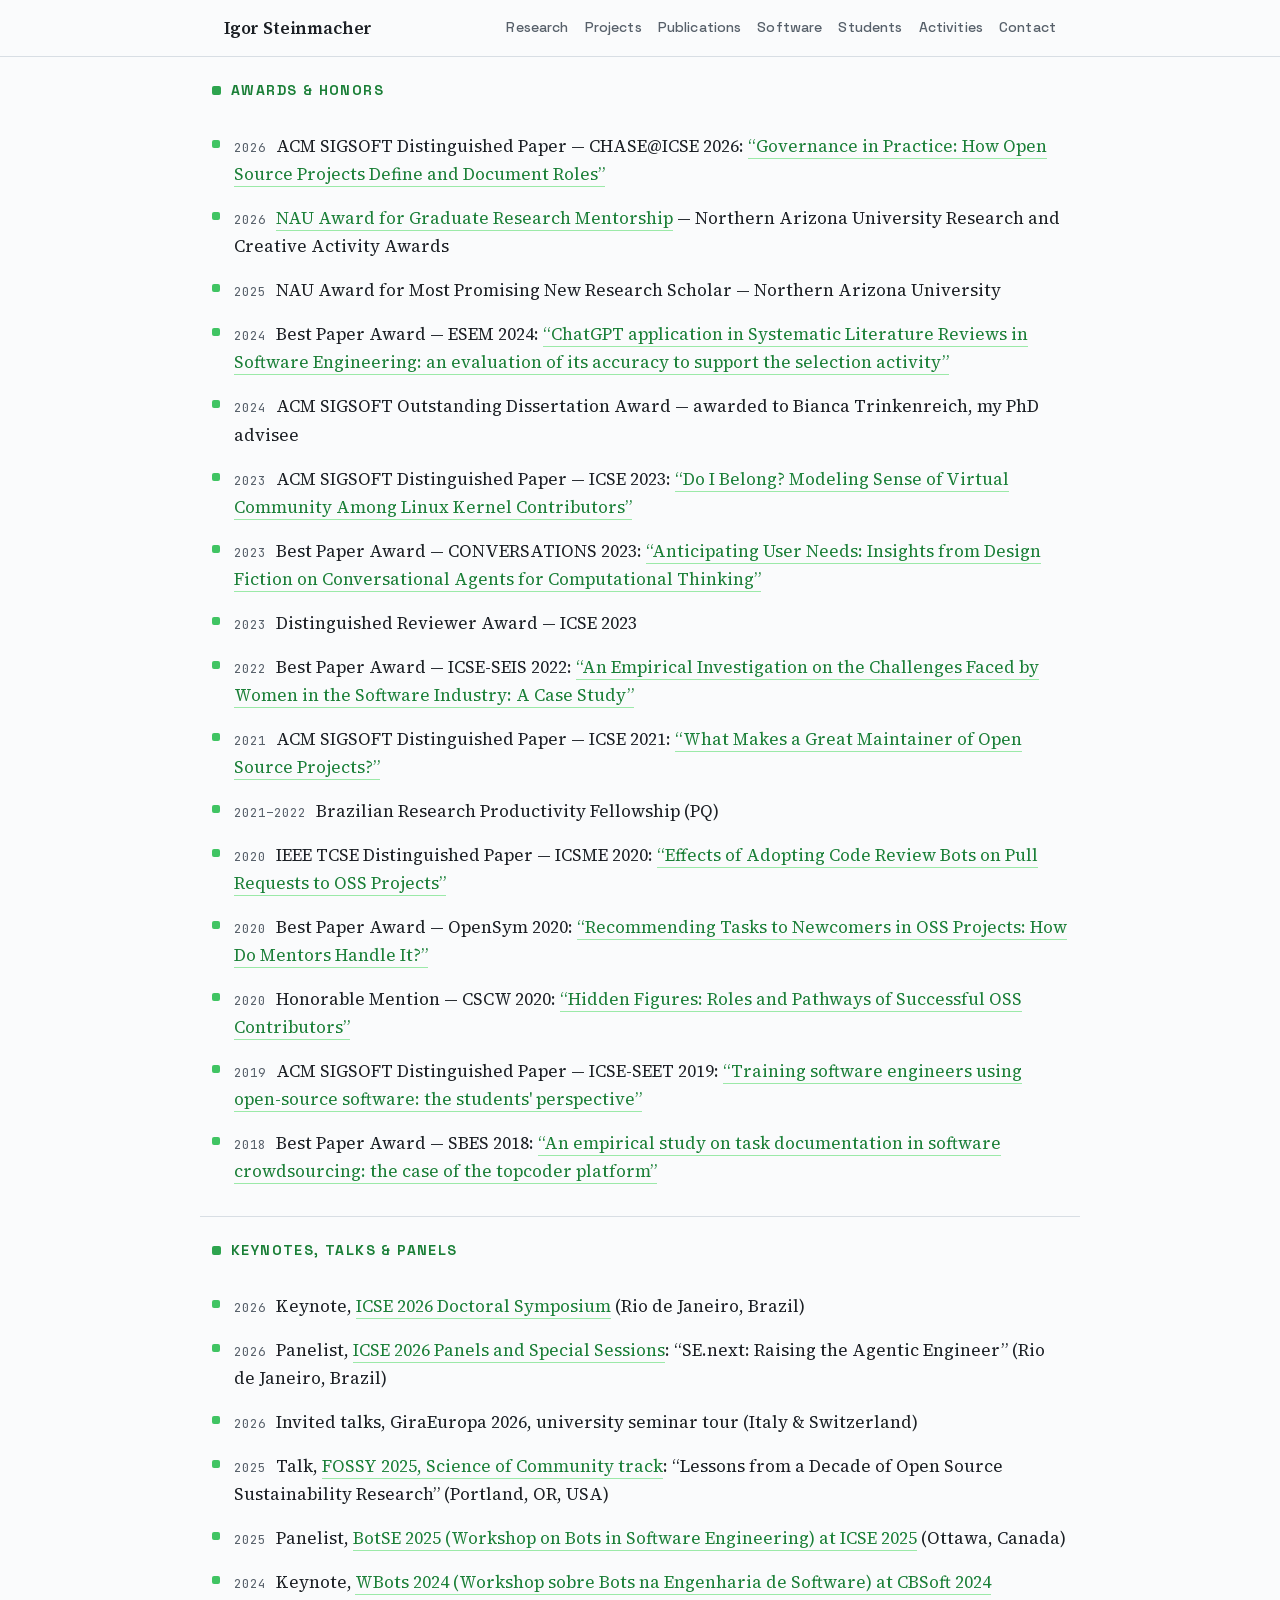
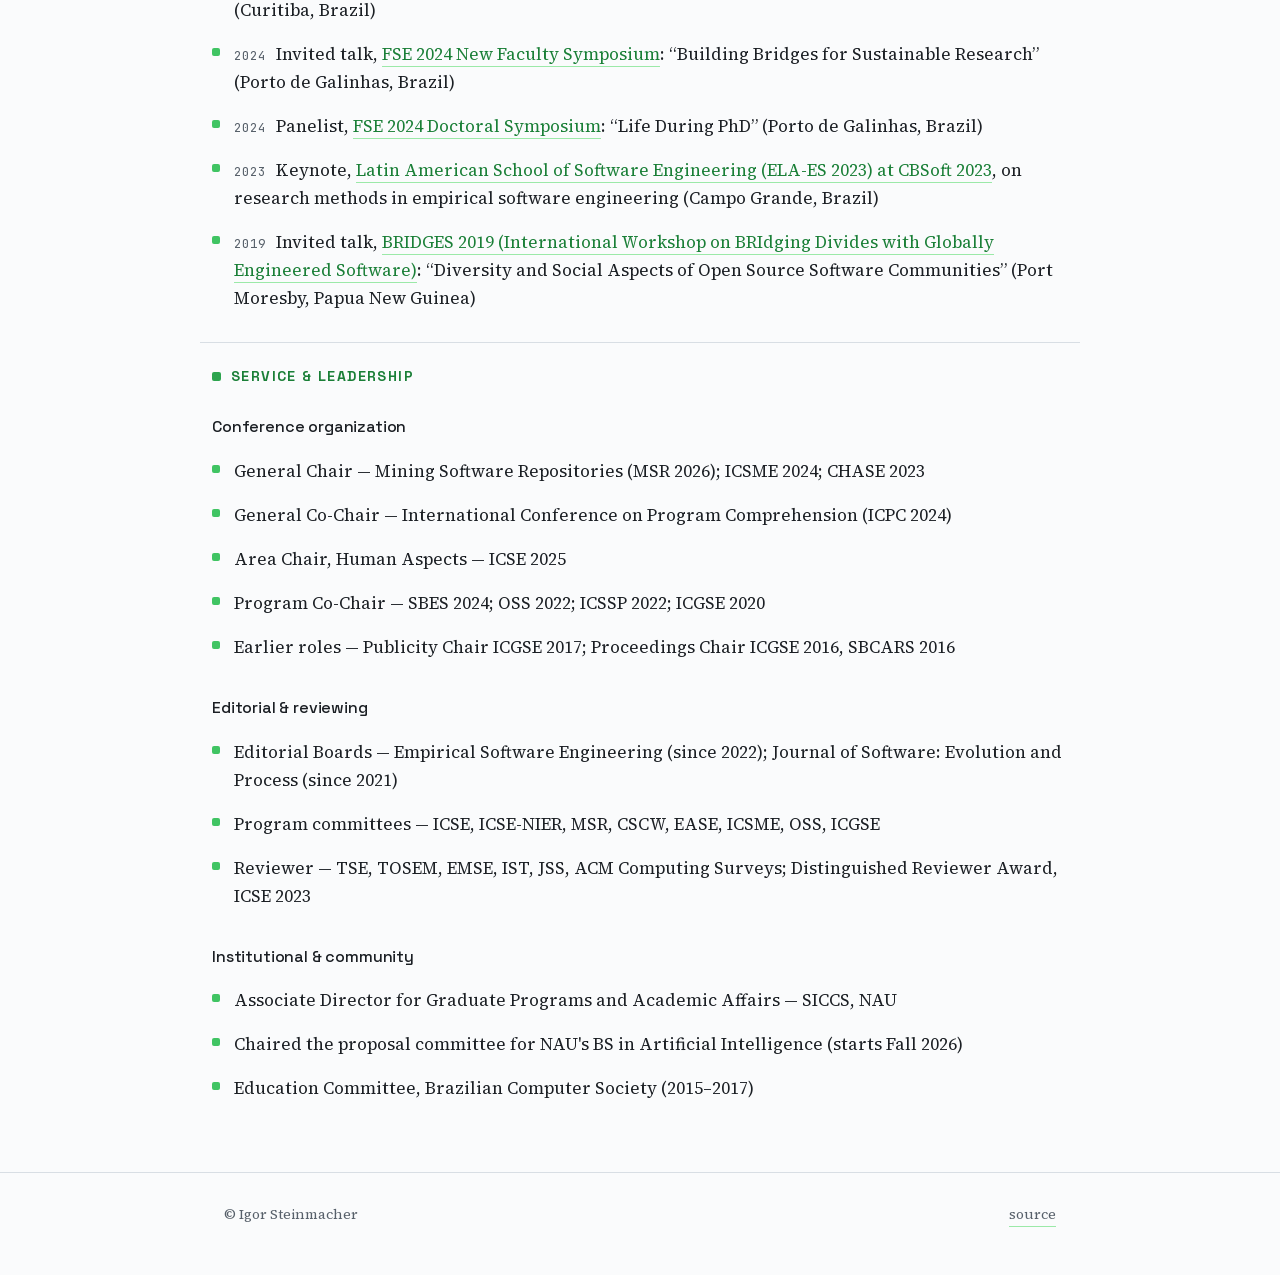
<file: activities.html>
<!DOCTYPE html>
<html lang="en">
<head>
<meta charset="utf-8">
<meta name="viewport" content="width=device-width, initial-scale=1">
<title>Awards, Talks &amp; Service — Igor Steinmacher</title>
<meta name="description" content="Awards and honors, keynotes, invited talks and panels, and service to the software engineering research community by Igor Steinmacher.">
<link rel="canonical" href="https://igor.pro.br/activities.html">
<link rel="icon" href="favicon.svg" type="image/svg+xml">
<link rel="apple-touch-icon" href="apple-touch-icon.png">
<meta property="og:type" content="website">
<meta property="og:site_name" content="Igor Steinmacher">
<meta property="og:url" content="https://igor.pro.br/activities.html">
<meta property="og:title" content="Awards, Talks &amp; Service — Igor Steinmacher">
<meta property="og:description" content="Awards and honors, keynotes, invited talks and panels, and service to the software engineering research community by Igor Steinmacher.">
<meta property="og:image" content="https://igor.pro.br/steinmacherIgor.jpg">
<meta property="og:image:width" content="420">
<meta property="og:image:height" content="543">
<meta property="og:image:alt" content="Portrait of Igor Steinmacher">
<meta name="twitter:card" content="summary">
<link rel="preload" href="fonts/source-serif-4-normal-latin.woff2" as="font" type="font/woff2" crossorigin>
<link rel="stylesheet" href="fonts/fonts.css">
<link rel="stylesheet" href="style.css">
</head>
<body>
<header class="site">
  <div class="row">
    <a class="brand" href="index.html">Igor Steinmacher</a>
    <nav>
      <!-- BEGIN:nav (generated from data/site.toml — edit there) -->
      <a href="index.html#research">Research</a>
      <a href="index.html#projects">Projects</a>
      <a href="publications.html">Publications</a>
      <a href="software.html">Software</a>
      <a href="people.html">Students</a>
      <a href="activities.html">Activities</a>
      <a href="index.html#contact">Contact</a>
      <!-- END:nav -->
    </nav>
  </div>
</header>
<main>
  <section id="honors">
    <h2>Awards &amp; Honors</h2>
    <ul class="clean">
      <!-- BEGIN:honors (generated from data/honors.toml + data/awards.toml — edit there) -->
      <li><span class="yr">2026</span> ACM SIGSOFT Distinguished Paper — CHASE@ICSE 2026: <a href="https://doi.org/10.1145/3794860.3794911" target="_blank" rel="noopener">“Governance in Practice: How Open Source Projects Define and Document Roles”</a></li>
      <li><span class="yr">2026</span> <a href="https://in.nau.edu/news/2026-rca-awards/" target="_blank" rel="noopener">NAU Award for Graduate Research Mentorship</a> — Northern Arizona University Research and Creative Activity Awards</li>
      <li><span class="yr">2025</span> NAU Award for Most Promising New Research Scholar — Northern Arizona University</li>
      <li><span class="yr">2024</span> Best Paper Award — ESEM 2024: <a href="https://doi.org/10.1145/3674805.3686666" target="_blank" rel="noopener">“ChatGPT application in Systematic Literature Reviews in Software Engineering: an evaluation of its accuracy to support the selection activity”</a></li>
      <li><span class="yr">2024</span> ACM SIGSOFT Outstanding Dissertation Award — awarded to Bianca Trinkenreich, my PhD advisee</li>
      <li><span class="yr">2023</span> ACM SIGSOFT Distinguished Paper — ICSE 2023: <a href="https://doi.org/10.1109/ICSE48619.2023.00038" target="_blank" rel="noopener">“Do I Belong? Modeling Sense of Virtual Community Among Linux Kernel Contributors”</a></li>
      <li><span class="yr">2023</span> Best Paper Award — CONVERSATIONS 2023: <a href="https://doi.org/10.1007/978-3-031-54975-5_12" target="_blank" rel="noopener">“Anticipating User Needs: Insights from Design Fiction on Conversational Agents for Computational Thinking”</a></li>
      <li><span class="yr">2023</span> Distinguished Reviewer Award — ICSE 2023</li>
      <li><span class="yr">2022</span> Best Paper Award — ICSE-SEIS 2022: <a href="https://doi.org/10.1109/ICSE-SEIS55304.2022.9793931" target="_blank" rel="noopener">“An Empirical Investigation on the Challenges Faced by Women in the Software Industry: A Case Study”</a></li>
      <li><span class="yr">2021</span> ACM SIGSOFT Distinguished Paper — ICSE 2021: <a href="https://doi.org/10.1109/ICSE43902.2021.00093" target="_blank" rel="noopener">“What Makes a Great Maintainer of Open Source Projects?”</a></li>
      <li><span class="yr">2021–2022</span> Brazilian Research Productivity Fellowship (PQ)</li>
      <li><span class="yr">2020</span> IEEE TCSE Distinguished Paper — ICSME 2020: <a href="https://doi.org/10.1109/ICSME46990.2020.00011" target="_blank" rel="noopener">“Effects of Adopting Code Review Bots on Pull Requests to OSS Projects”</a></li>
      <li><span class="yr">2020</span> Best Paper Award — OpenSym 2020: <a href="https://doi.org/10.1145/3412569.3412571" target="_blank" rel="noopener">“Recommending Tasks to Newcomers in OSS Projects: How Do Mentors Handle It?”</a></li>
      <li><span class="yr">2020</span> Honorable Mention — CSCW 2020: <a href="https://doi.org/10.1145/3415251" target="_blank" rel="noopener">“Hidden Figures: Roles and Pathways of Successful OSS Contributors”</a></li>
      <li><span class="yr">2019</span> ACM SIGSOFT Distinguished Paper — ICSE-SEET 2019: <a href="https://doi.org/10.1109/ICSE-SEET.2019.00024" target="_blank" rel="noopener">“Training software engineers using open-source software: the students' perspective”</a></li>
      <li><span class="yr">2018</span> Best Paper Award — SBES 2018: <a href="https://doi.org/10.1145/3266237.3266265" target="_blank" rel="noopener">“An empirical study on task documentation in software crowdsourcing: the case of the topcoder platform”</a></li>
      <!-- END:honors -->
    </ul>
  </section>

  <section id="talks">
    <h2>Keynotes, Talks &amp; Panels</h2>
    <ul class="clean">
      <!-- BEGIN:talks (generated from data/talks.toml — edit there) -->
      <li><span class="yr">2026</span> Keynote, <a href="https://conf.researchr.org/track/icse-2026/icse-2026-doctoral-symposium" target="_blank" rel="noopener">ICSE 2026 Doctoral Symposium</a> (Rio de Janeiro, Brazil)</li>
      <li><span class="yr">2026</span> Panelist, <a href="https://conf.researchr.org/track/icse-2026/icse-2026-panels-and-special-sessions" target="_blank" rel="noopener">ICSE 2026 Panels and Special Sessions</a>: “SE.next: Raising the Agentic Engineer” (Rio de Janeiro, Brazil)</li>
      <li><span class="yr">2026</span> Invited talks, GiraEuropa 2026, university seminar tour (Italy &amp; Switzerland)</li>
      <li><span class="yr">2025</span> Talk, <a href="https://blog.communitydata.science/fossy-2025-wrap-up-igor-steinmacher-lessons-from-a-decade-of-open-source-sustainability-research/" target="_blank" rel="noopener">FOSSY 2025, Science of Community track</a>: “Lessons from a Decade of Open Source Sustainability Research” (Portland, OR, USA)</li>
      <li><span class="yr">2025</span> Panelist, <a href="https://conf.researchr.org/home/icse-2025/botse-2025" target="_blank" rel="noopener">BotSE 2025 (Workshop on Bots in Software Engineering) at ICSE 2025</a> (Ottawa, Canada)</li>
      <li><span class="yr">2024</span> Keynote, <a href="https://w-bots.github.io/wbots/2024/" target="_blank" rel="noopener">WBots 2024 (Workshop sobre Bots na Engenharia de Software) at CBSoft 2024</a> (Curitiba, Brazil)</li>
      <li><span class="yr">2024</span> Invited talk, <a href="https://2024.esec-fse.org/track/fse-2024-new-faculty-symposium" target="_blank" rel="noopener">FSE 2024 New Faculty Symposium</a>: “Building Bridges for Sustainable Research” (Porto de Galinhas, Brazil)</li>
      <li><span class="yr">2024</span> Panelist, <a href="https://2024.esec-fse.org/track/fse-2024-doctoral-symposium" target="_blank" rel="noopener">FSE 2024 Doctoral Symposium</a>: “Life During PhD” (Porto de Galinhas, Brazil)</li>
      <li><span class="yr">2023</span> Keynote, <a href="https://cbsoft2023.ufms.br/escola" target="_blank" rel="noopener">Latin American School of Software Engineering (ELA-ES 2023) at CBSoft 2023</a>, on research methods in empirical software engineering (Campo Grande, Brazil)</li>
      <li><span class="yr">2019</span> Invited talk, <a href="https://naist-se.github.io/BRIDGES2019/" target="_blank" rel="noopener">BRIDGES 2019 (International Workshop on BRIdging Divides with Globally Engineered Software)</a>: “Diversity and Social Aspects of Open Source Software Communities” (Port Moresby, Papua New Guinea)</li>
      <!-- END:talks -->
    </ul>
  </section>

  <section id="service">
    <h2>Service &amp; Leadership</h2>
    <!-- BEGIN:service (generated from data/service.toml — edit there) -->
    <p class="sub-h">Conference organization</p>
    <ul class="clean">
      <li>General Chair — Mining Software Repositories (MSR 2026); ICSME 2024; CHASE 2023</li>
      <li>General Co-Chair — International Conference on Program Comprehension (ICPC 2024)</li>
      <li>Area Chair, Human Aspects — ICSE 2025</li>
      <li>Program Co-Chair — SBES 2024; OSS 2022; ICSSP 2022; ICGSE 2020</li>
      <li>Earlier roles — Publicity Chair ICGSE 2017; Proceedings Chair ICGSE 2016, SBCARS 2016</li>
    </ul>
    <p class="sub-h">Editorial &amp; reviewing</p>
    <ul class="clean">
      <li>Editorial Boards — Empirical Software Engineering (since 2022); Journal of Software: Evolution and Process (since 2021)</li>
      <li>Program committees — ICSE, ICSE-NIER, MSR, CSCW, EASE, ICSME, OSS, ICGSE</li>
      <li>Reviewer — TSE, TOSEM, EMSE, IST, JSS, ACM Computing Surveys; Distinguished Reviewer Award, ICSE 2023</li>
    </ul>
    <p class="sub-h">Institutional &amp; community</p>
    <ul class="clean">
      <li>Associate Director for Graduate Programs and Academic Affairs — SICCS, NAU</li>
      <li>Chaired the proposal committee for NAU's BS in Artificial Intelligence (starts Fall 2026)</li>
      <li>Education Committee, Brazilian Computer Society (2015–2017)</li>
    </ul>
    <!-- END:service -->
  </section>
</main>
<footer>
  <div class="row">
    <span>© Igor Steinmacher</span>
    <a href="https://github.com/igorsteinmacher/igorsteinmacher.github.io" target="_blank" rel="noopener">source</a>
  </div>
</footer>
</body>
</html>
</file>
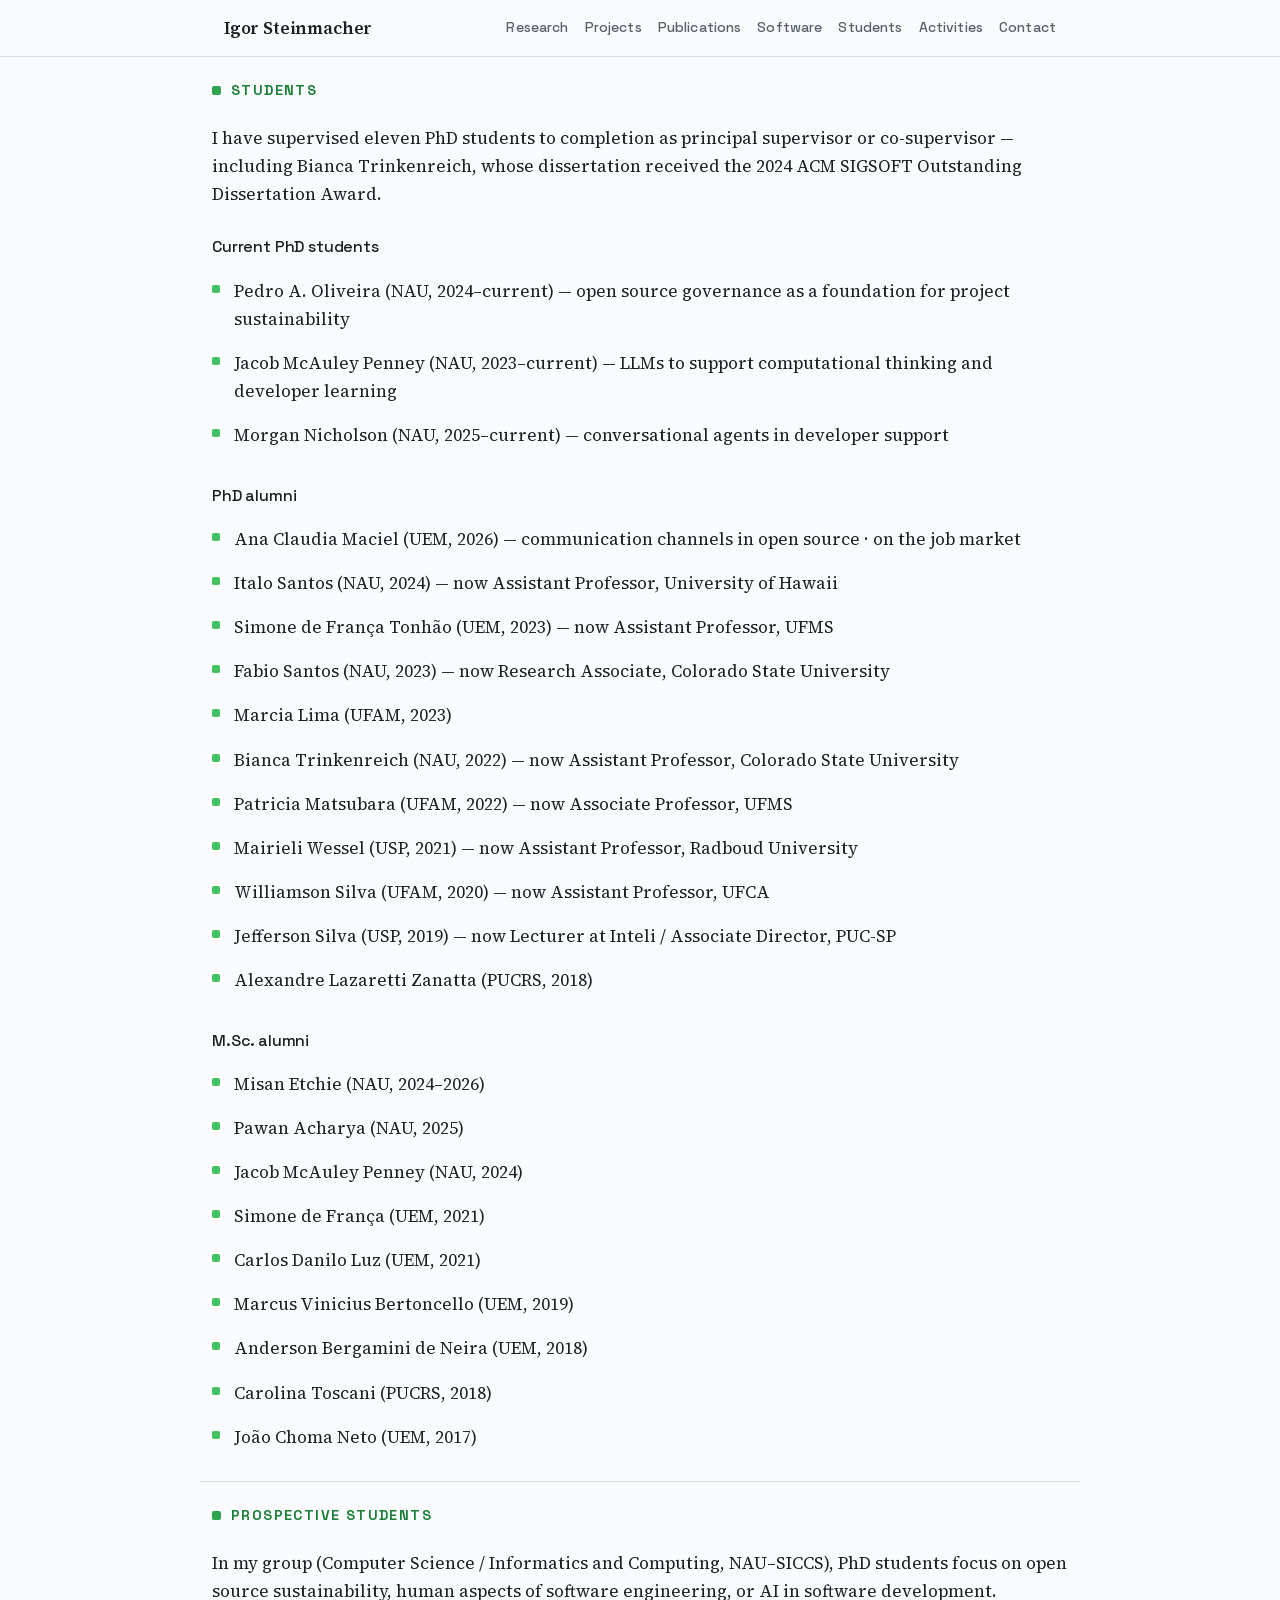
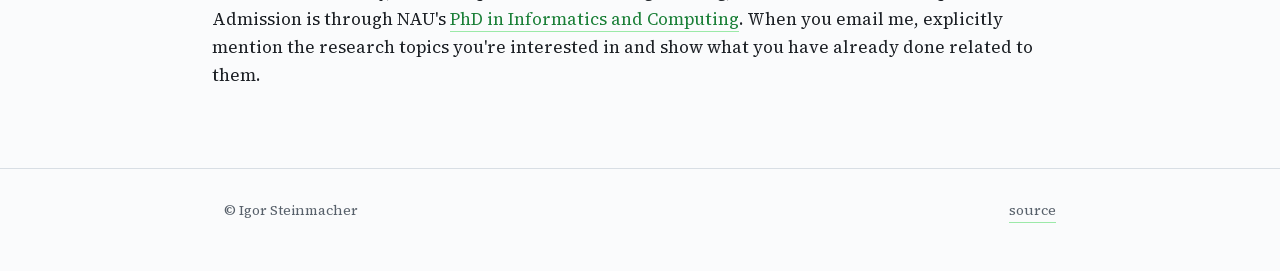
<file: people.html>
<!DOCTYPE html>
<html lang="en">
<head>
<meta charset="utf-8">
<meta name="viewport" content="width=device-width, initial-scale=1">
<title>Students — Igor Steinmacher</title>
<meta name="description" content="Current PhD students, PhD and M.Sc. alumni supervised by Igor Steinmacher at Northern Arizona University, and information for prospective students.">
<link rel="canonical" href="https://igor.pro.br/people.html">
<link rel="icon" href="favicon.svg" type="image/svg+xml">
<link rel="apple-touch-icon" href="apple-touch-icon.png">
<meta property="og:type" content="website">
<meta property="og:site_name" content="Igor Steinmacher">
<meta property="og:url" content="https://igor.pro.br/people.html">
<meta property="og:title" content="Students — Igor Steinmacher">
<meta property="og:description" content="Current PhD students, PhD and M.Sc. alumni supervised by Igor Steinmacher at Northern Arizona University, and information for prospective students.">
<meta property="og:image" content="https://igor.pro.br/steinmacherIgor.jpg">
<meta property="og:image:width" content="420">
<meta property="og:image:height" content="543">
<meta property="og:image:alt" content="Portrait of Igor Steinmacher">
<meta name="twitter:card" content="summary">
<link rel="preload" href="fonts/source-serif-4-normal-latin.woff2" as="font" type="font/woff2" crossorigin>
<link rel="stylesheet" href="fonts/fonts.css">
<link rel="stylesheet" href="style.css">
</head>
<body>
<header class="site">
  <div class="row">
    <a class="brand" href="index.html">Igor Steinmacher</a>
    <nav>
      <!-- BEGIN:nav (generated from data/site.toml — edit there) -->
      <a href="index.html#research">Research</a>
      <a href="index.html#projects">Projects</a>
      <a href="publications.html">Publications</a>
      <a href="software.html">Software</a>
      <a href="people.html">Students</a>
      <a href="activities.html">Activities</a>
      <a href="index.html#contact">Contact</a>
      <!-- END:nav -->
    </nav>
  </div>
</header>
<main>
  <section id="students">
    <h2>Students</h2>
    <p>
      I have supervised <!-- BEGIN:phd-alumni-count (from data/students.toml) -->eleven<!-- END:phd-alumni-count --> PhD students to completion as principal supervisor or
      co-supervisor — including Bianca Trinkenreich, whose dissertation received the
      2024 ACM SIGSOFT Outstanding Dissertation Award.
    </p>
    <p class="sub-h">Current PhD students</p>
    <ul class="clean">
      <!-- BEGIN:students-current (generated from data/students.toml — edit there) -->
      <li>Pedro A. Oliveira (NAU, 2024–current) — open source governance as a foundation for project sustainability</li>
      <li>Jacob McAuley Penney (NAU, 2023–current) — LLMs to support computational thinking and developer learning</li>
      <li>Morgan Nicholson (NAU, 2025–current) — conversational agents in developer support</li>
      <!-- END:students-current -->
    </ul>
    <p class="sub-h">PhD alumni</p>
    <ul class="clean">
      <!-- BEGIN:students-alumni (generated from data/students.toml — edit there) -->
      <li>Ana Claudia Maciel (UEM, 2026) — communication channels in open source · on the job market</li>
      <li>Italo Santos (NAU, 2024) — now Assistant Professor, University of Hawaii</li>
      <li>Simone de França Tonhão (UEM, 2023) — now Assistant Professor, UFMS</li>
      <li>Fabio Santos (NAU, 2023) — now Research Associate, Colorado State University</li>
      <li>Marcia Lima (UFAM, 2023)</li>
      <li>Bianca Trinkenreich (NAU, 2022) — now Assistant Professor, Colorado State University</li>
      <li>Patricia Matsubara (UFAM, 2022) — now Associate Professor, UFMS</li>
      <li>Mairieli Wessel (USP, 2021) — now Assistant Professor, Radboud University</li>
      <li>Williamson Silva (UFAM, 2020) — now Assistant Professor, UFCA</li>
      <li>Jefferson Silva (USP, 2019) — now Lecturer at Inteli / Associate Director, PUC-SP</li>
      <li>Alexandre Lazaretti Zanatta (PUCRS, 2018)</li>
      <!-- END:students-alumni -->
    </ul>
    <p class="sub-h">M.Sc. alumni</p>
    <ul class="clean">
      <!-- BEGIN:students-masters (generated from data/students.toml — edit there) -->
      <li>Misan Etchie (NAU, 2024–2026)</li>
      <li>Pawan Acharya (NAU, 2025)</li>
      <li>Jacob McAuley Penney (NAU, 2024)</li>
      <li>Simone de França (UEM, 2021)</li>
      <li>Carlos Danilo Luz (UEM, 2021)</li>
      <li>Marcus Vinicius Bertoncello (UEM, 2019)</li>
      <li>Anderson Bergamini de Neira (UEM, 2018)</li>
      <li>Carolina Toscani (PUCRS, 2018)</li>
      <li>João Choma Neto (UEM, 2017)</li>
      <!-- END:students-masters -->
    </ul>
  </section>

  <section id="prospective">
    <h2>Prospective Students</h2>
    <p>
      In my group (Computer Science / Informatics and Computing, NAU–SICCS), PhD students focus on open source sustainability, human aspects of software engineering, or AI in software development. Admission is through NAU's <a href="https://degree-search.nau.edu/degree/INFCOMPPHD" target="_blank" rel="noopener">PhD in Informatics and Computing</a>. When you email me, explicitly mention the research topics you're interested in and show what you have already done related to them.
    </p>
  </section>
</main>
<footer>
  <div class="row">
    <span>© Igor Steinmacher</span>
    <a href="https://github.com/igorsteinmacher/igorsteinmacher.github.io" target="_blank" rel="noopener">source</a>
  </div>
</footer>
</body>
</html>
</file>
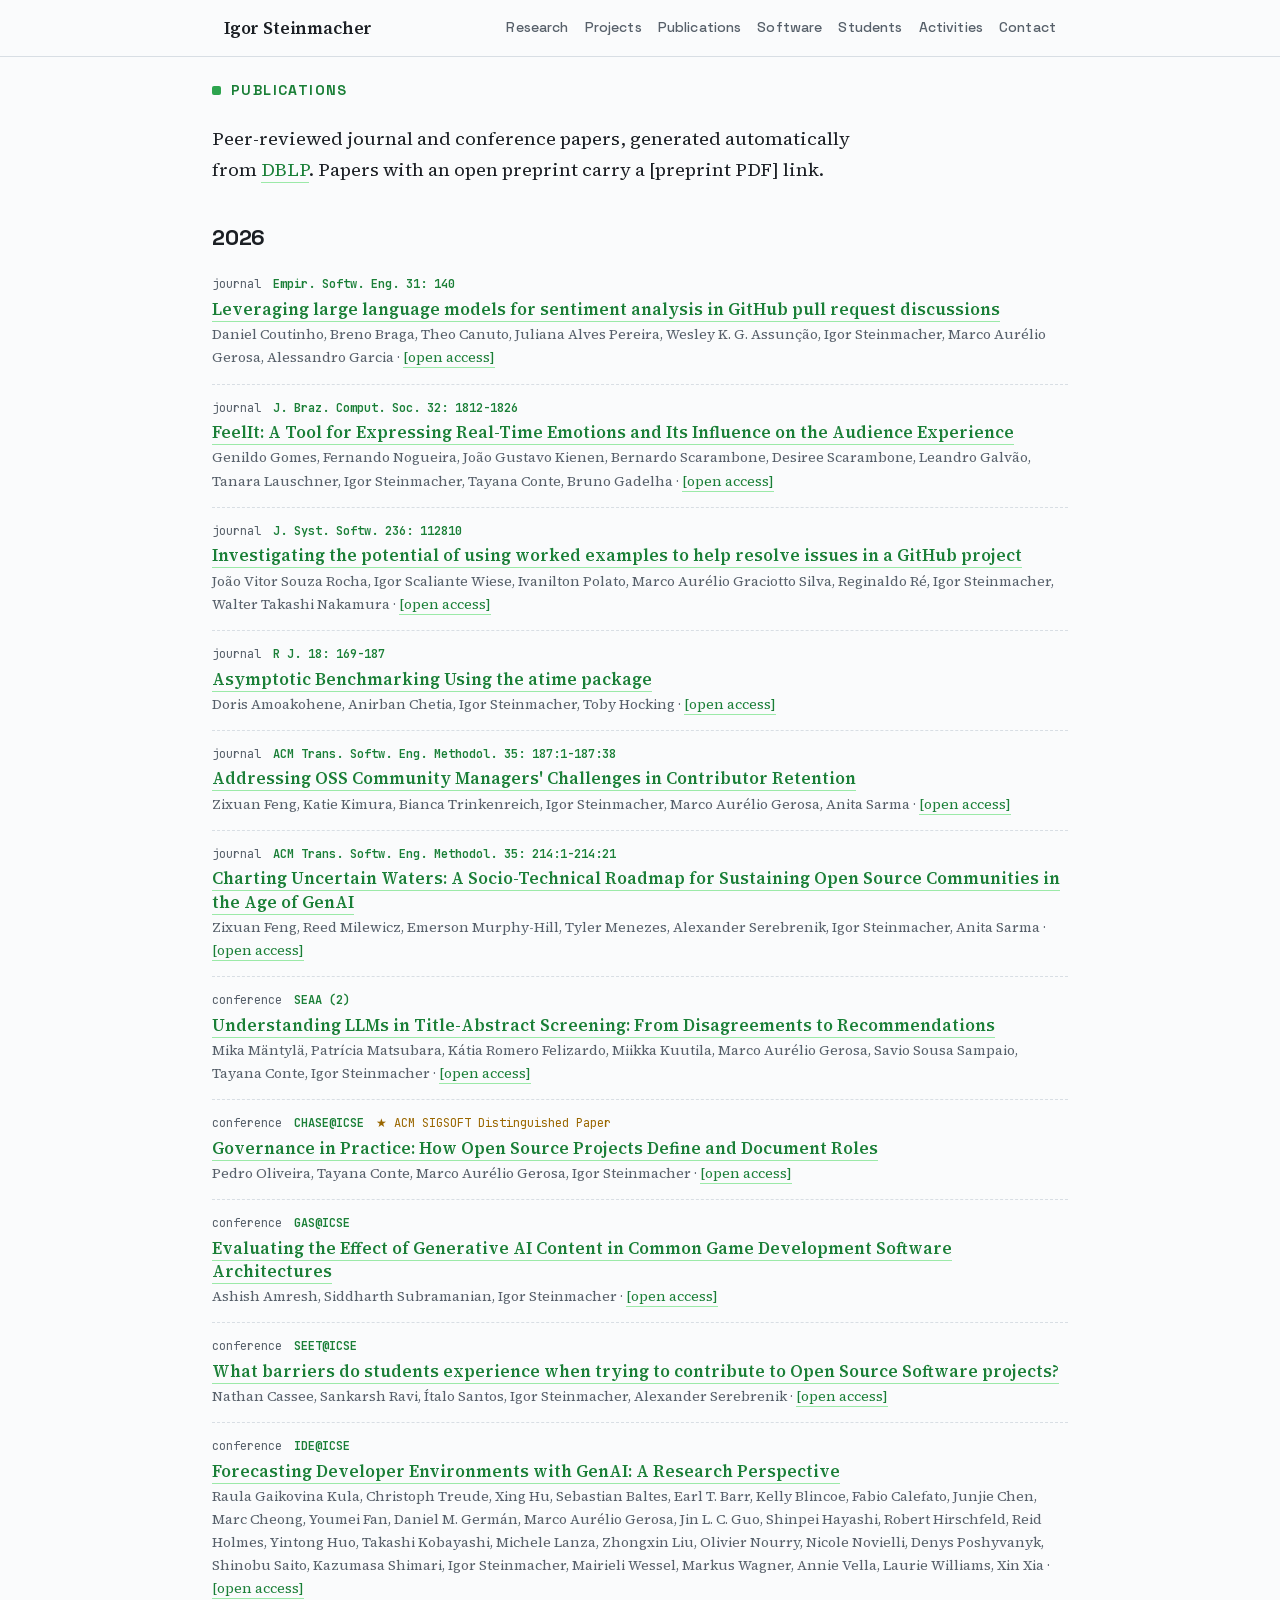
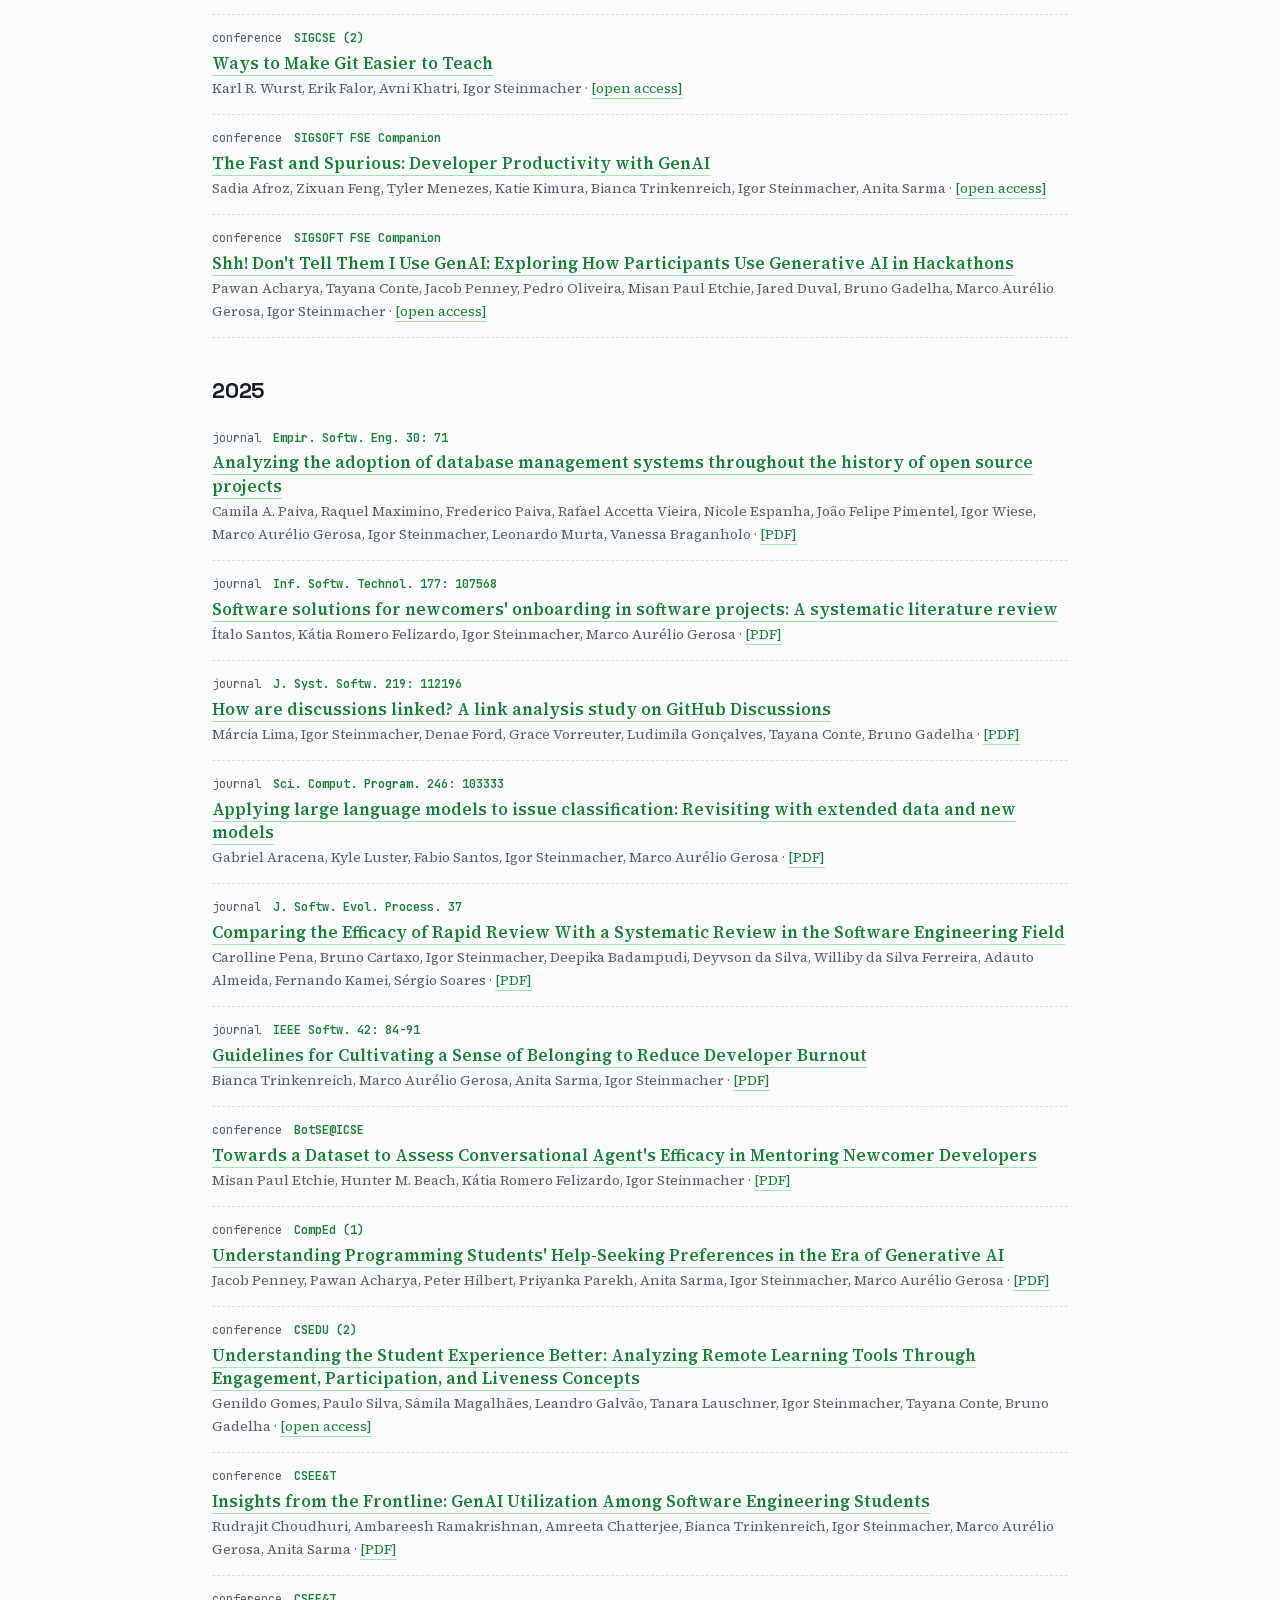
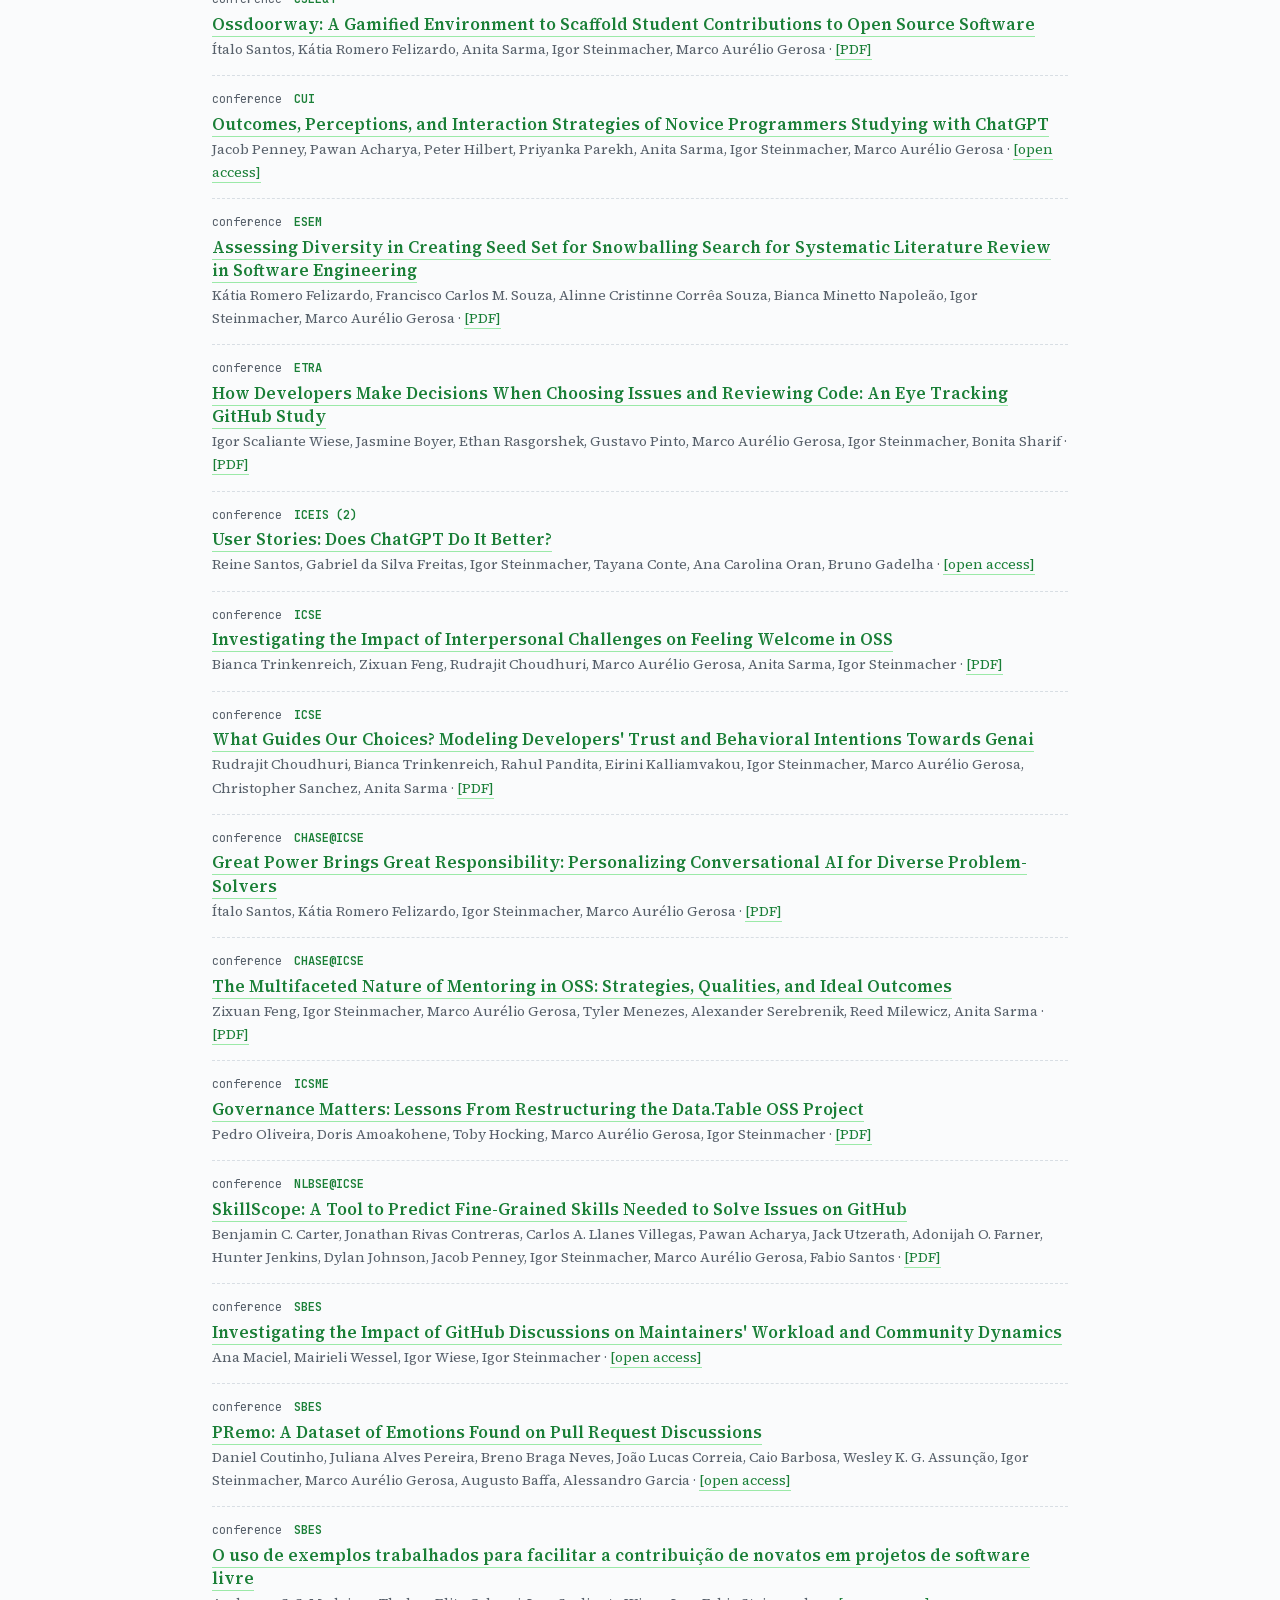
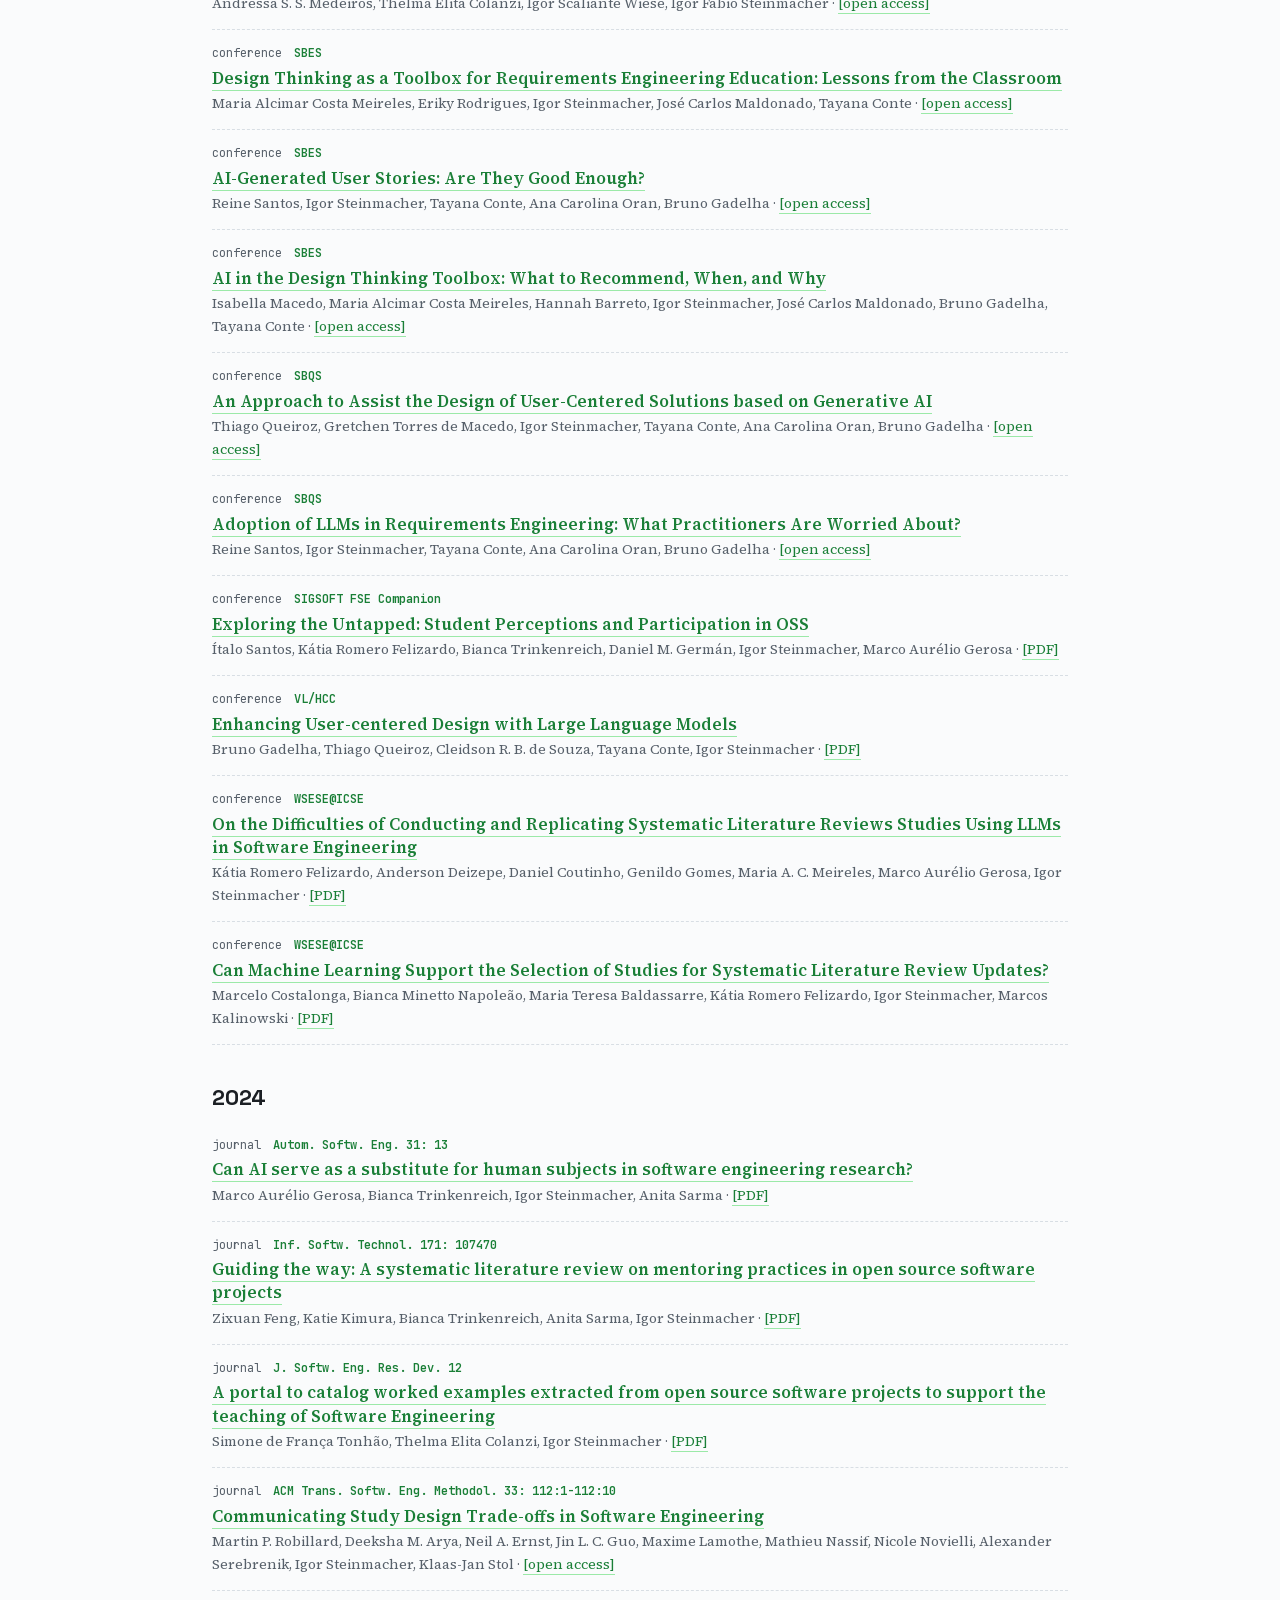
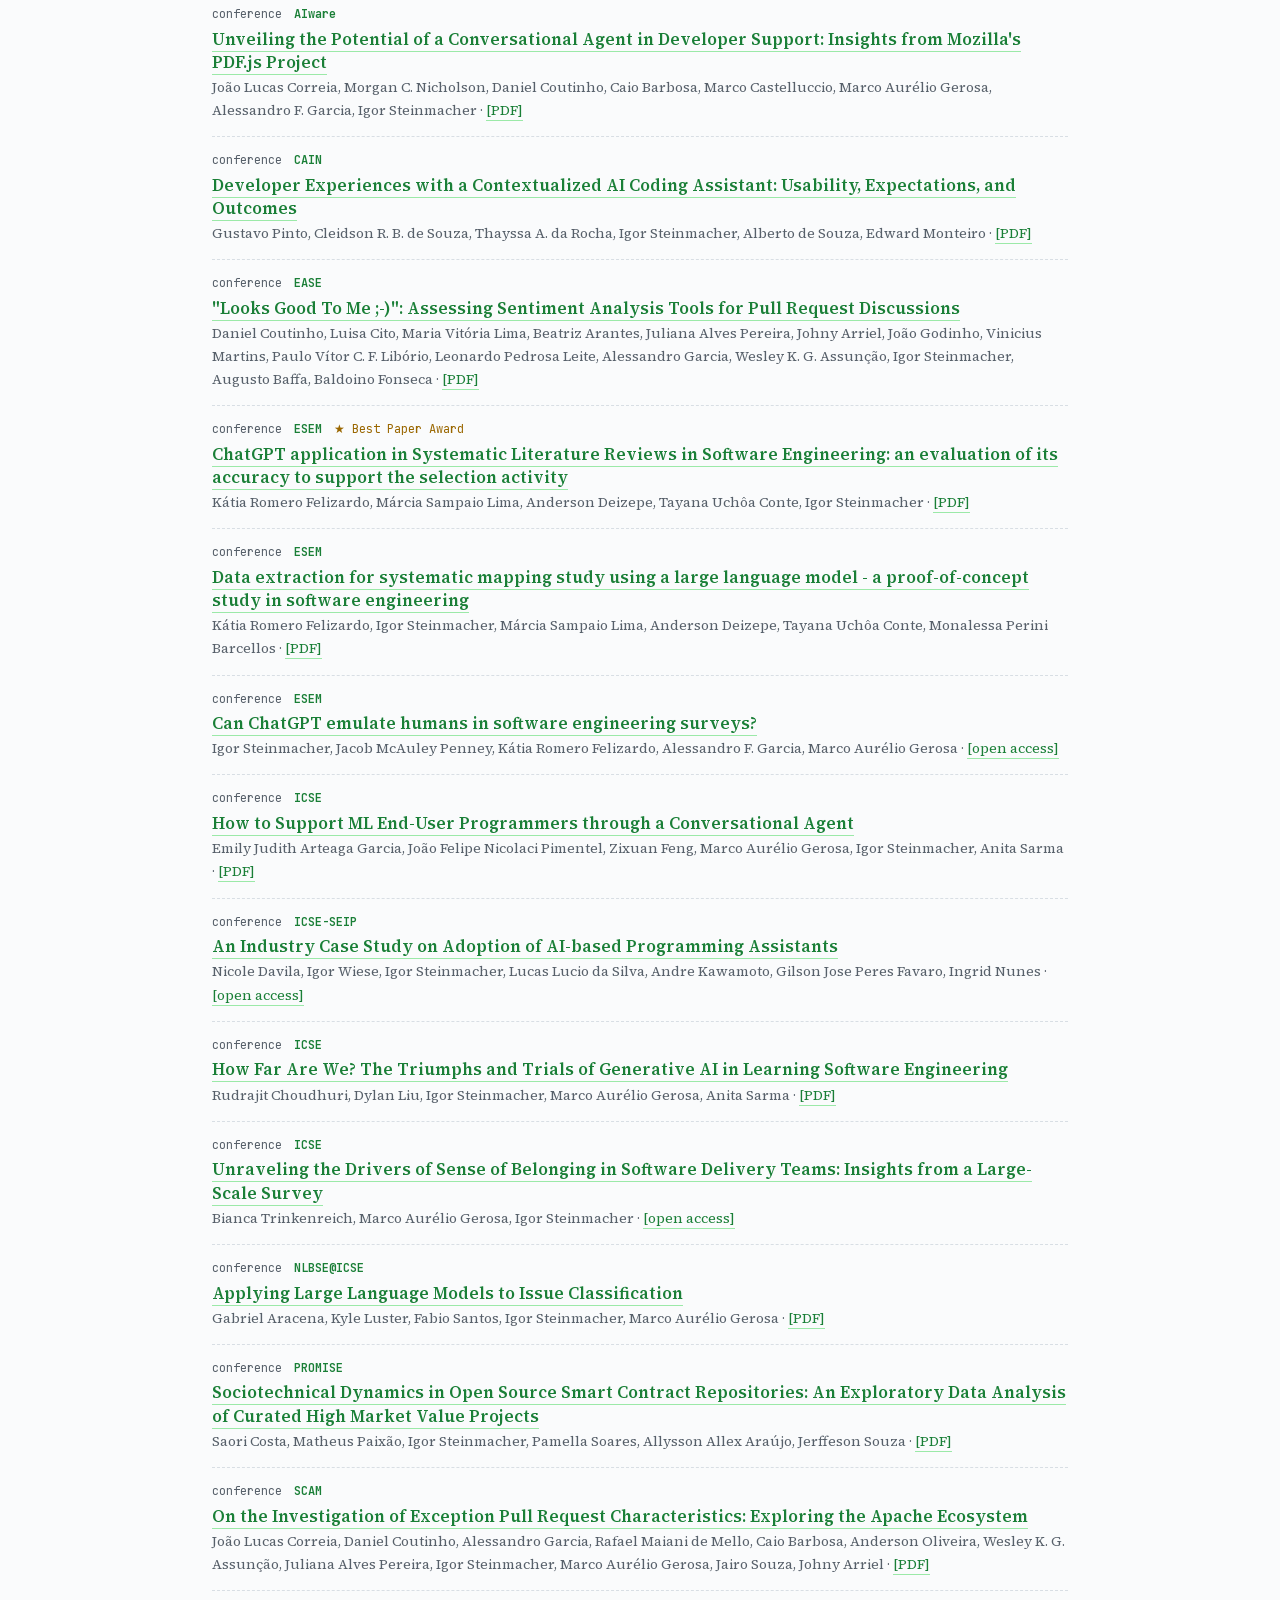
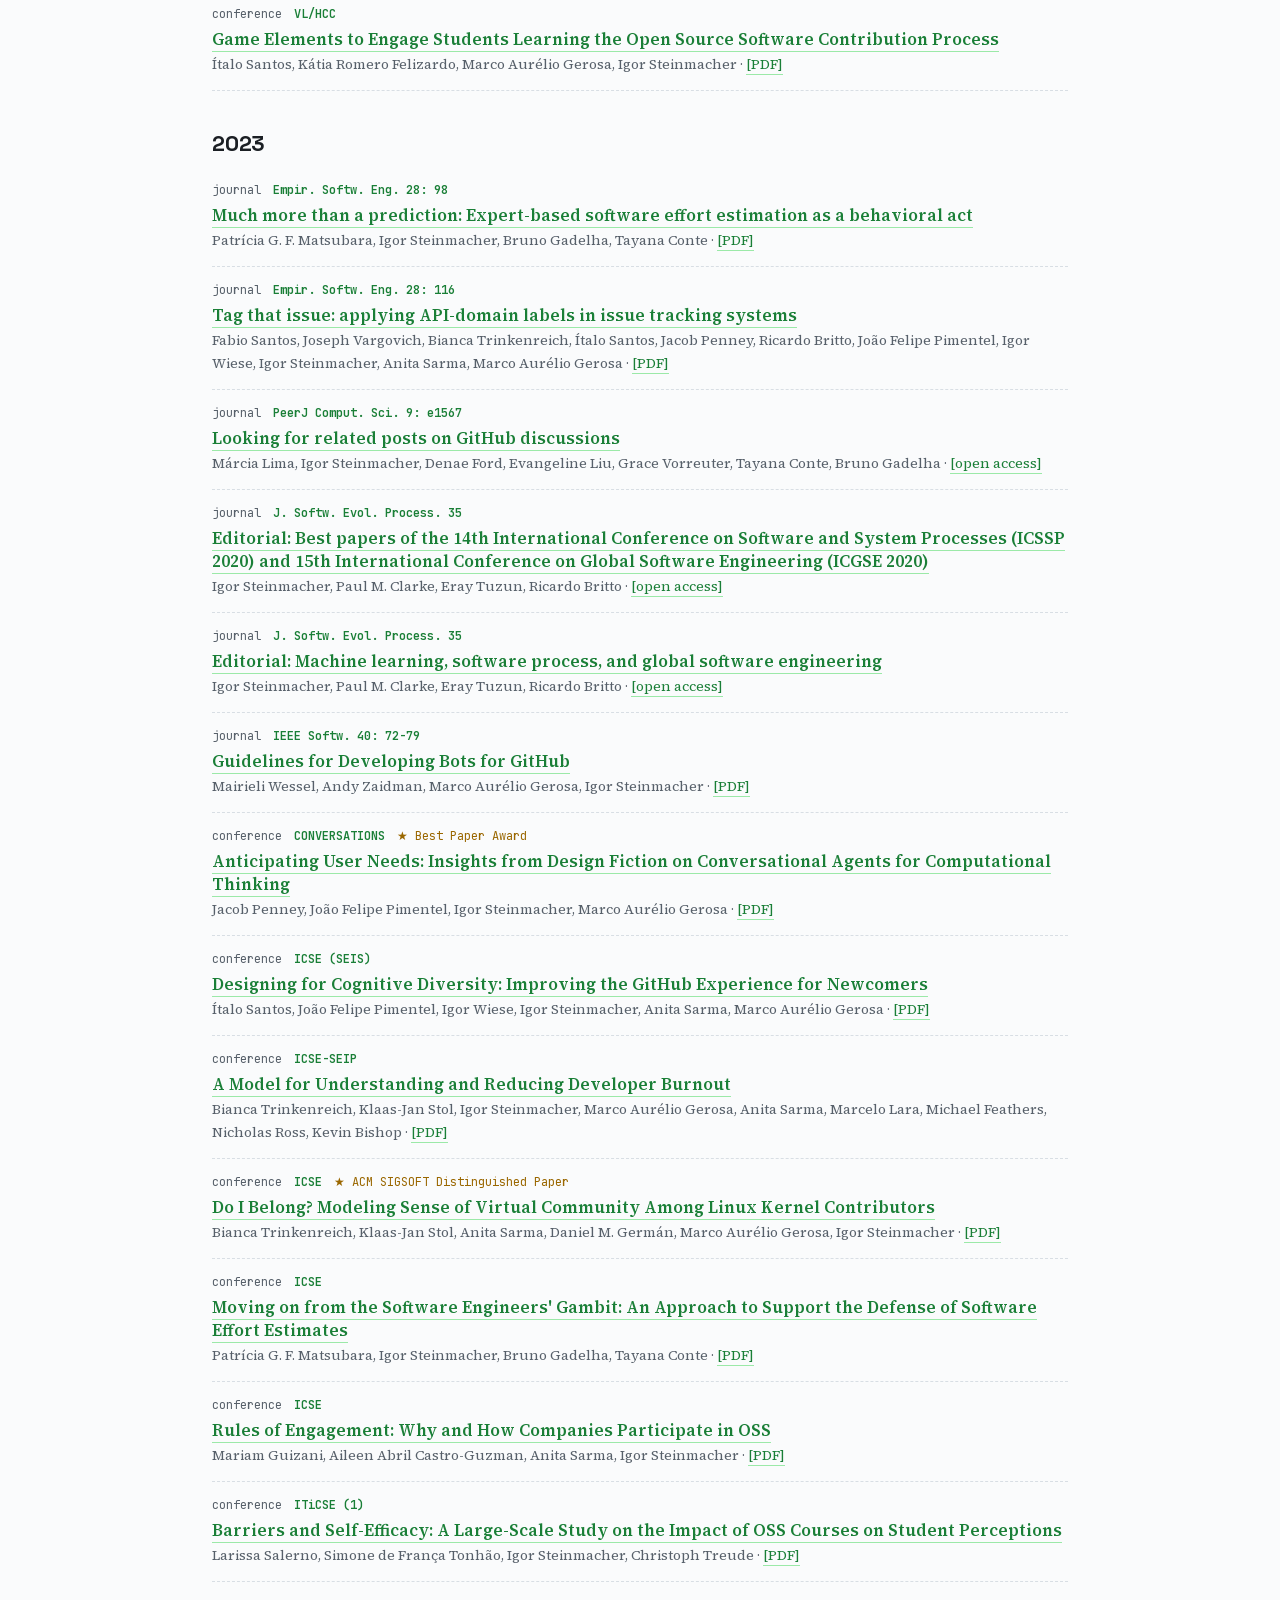
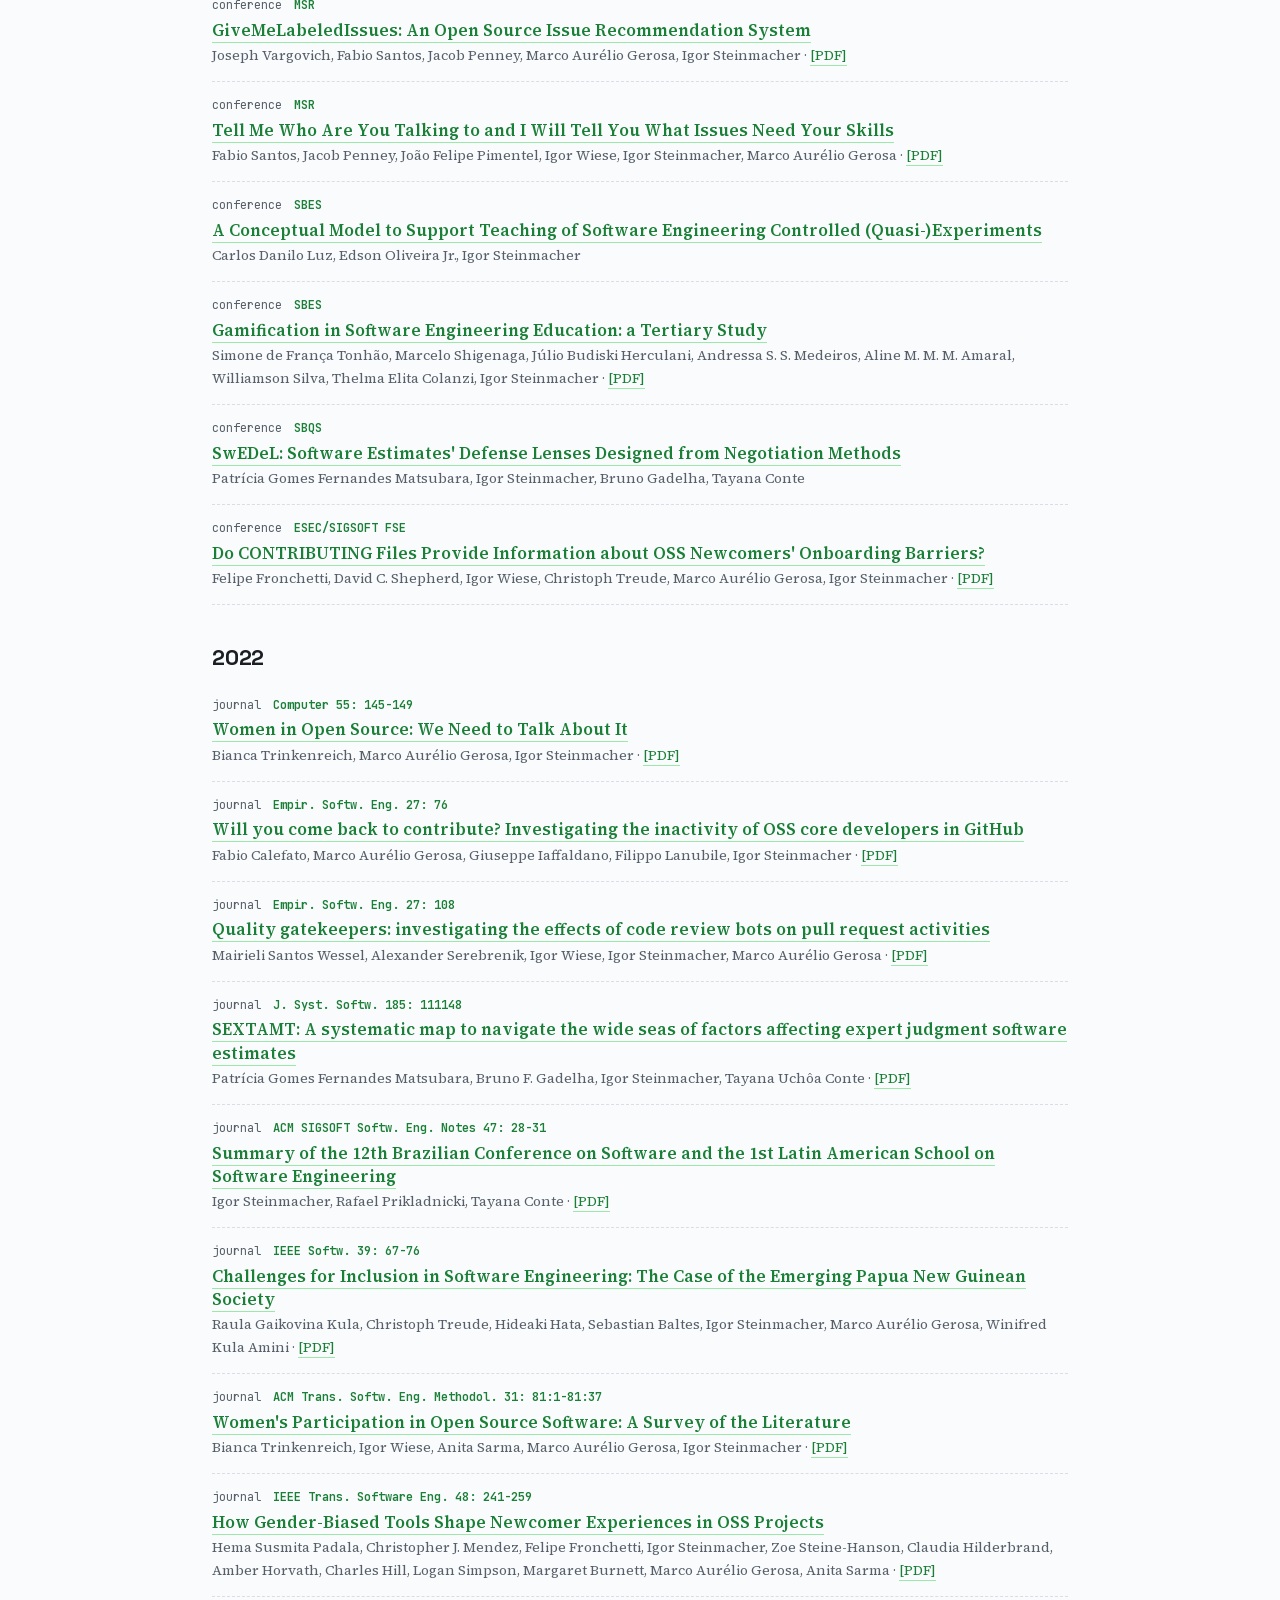
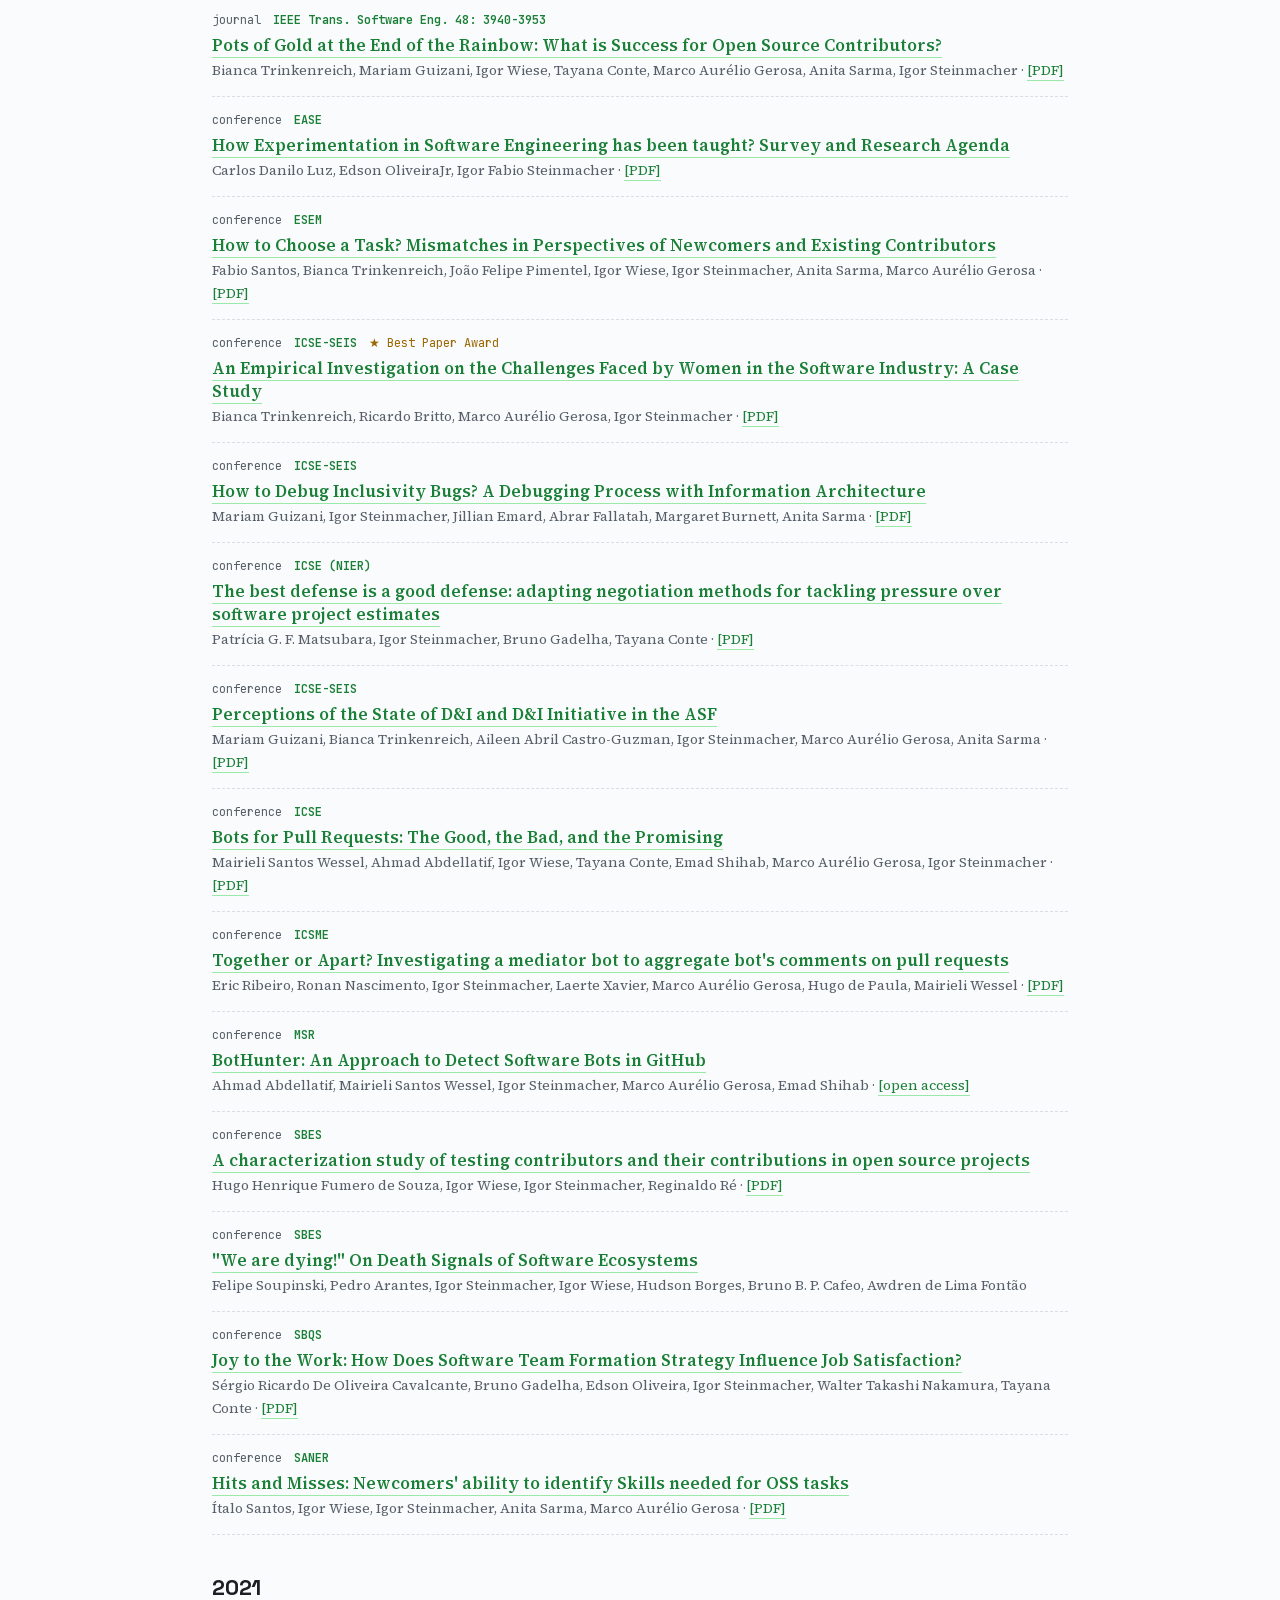
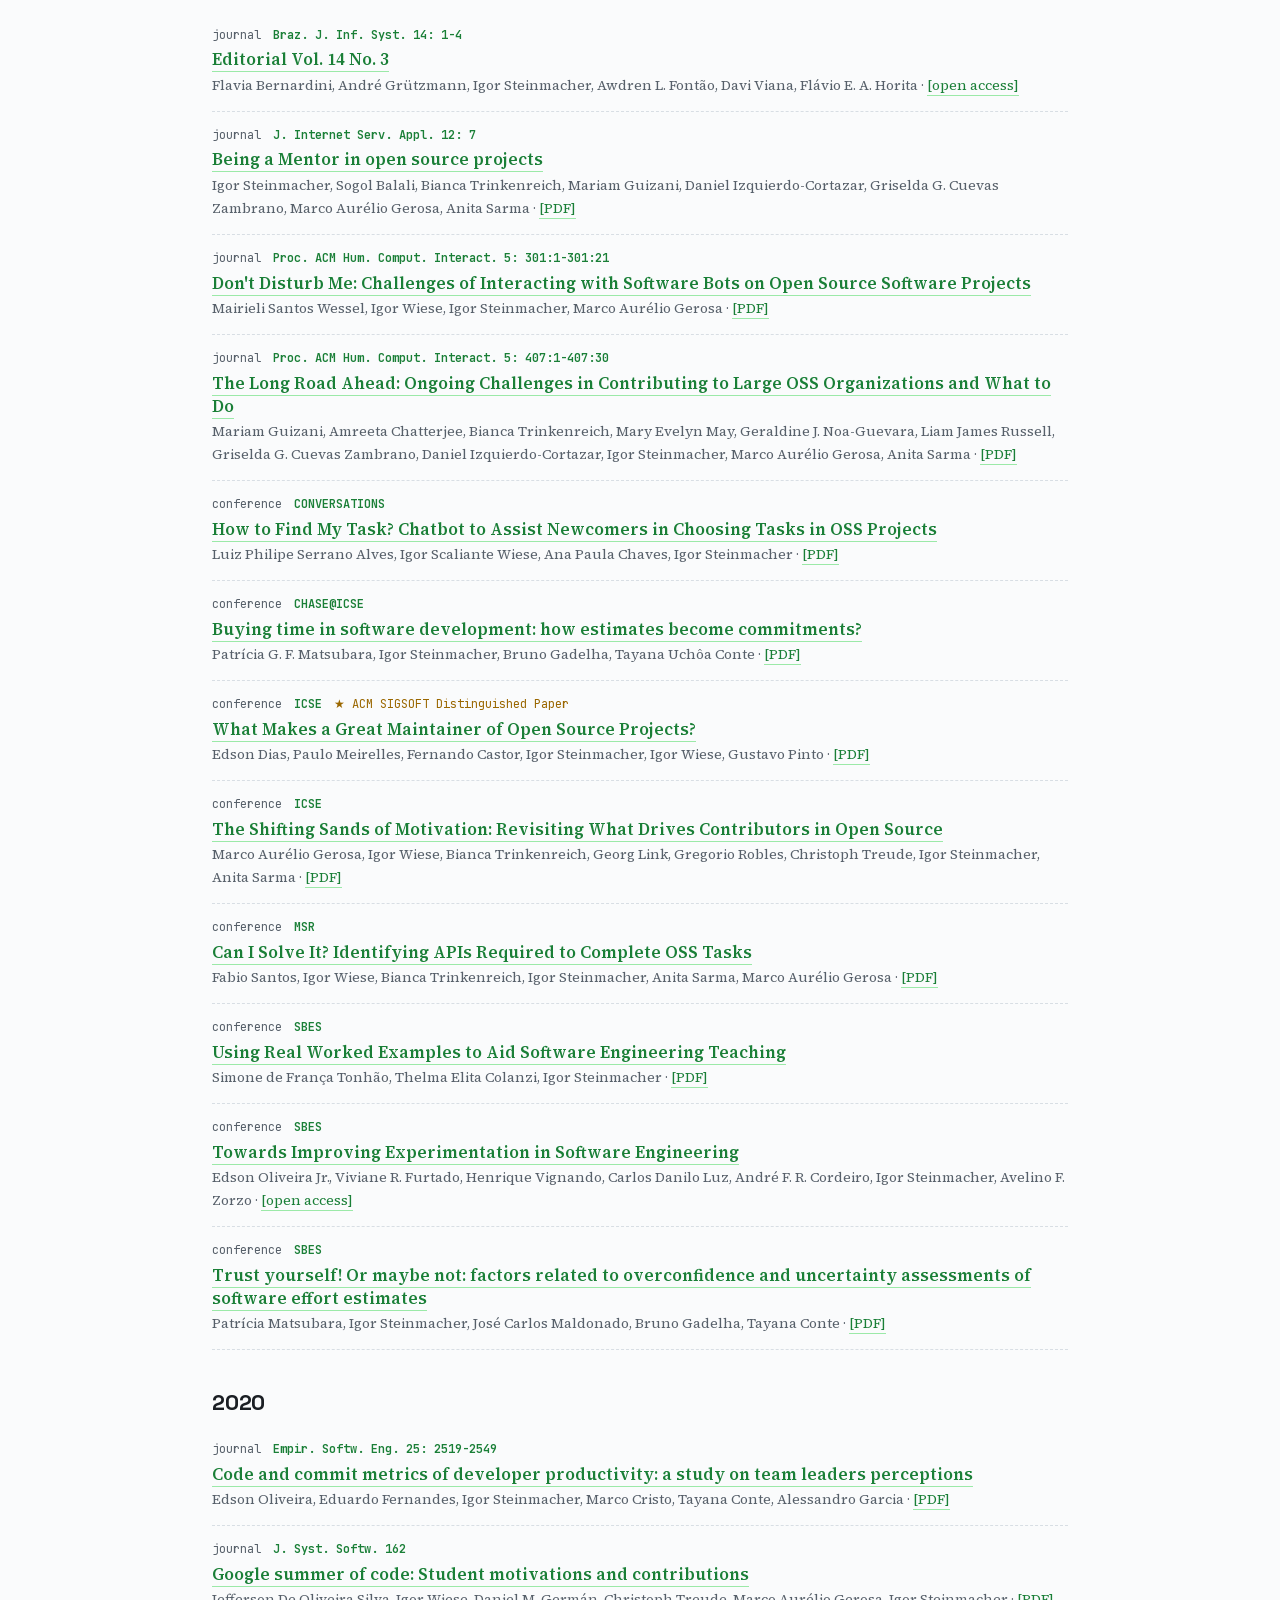
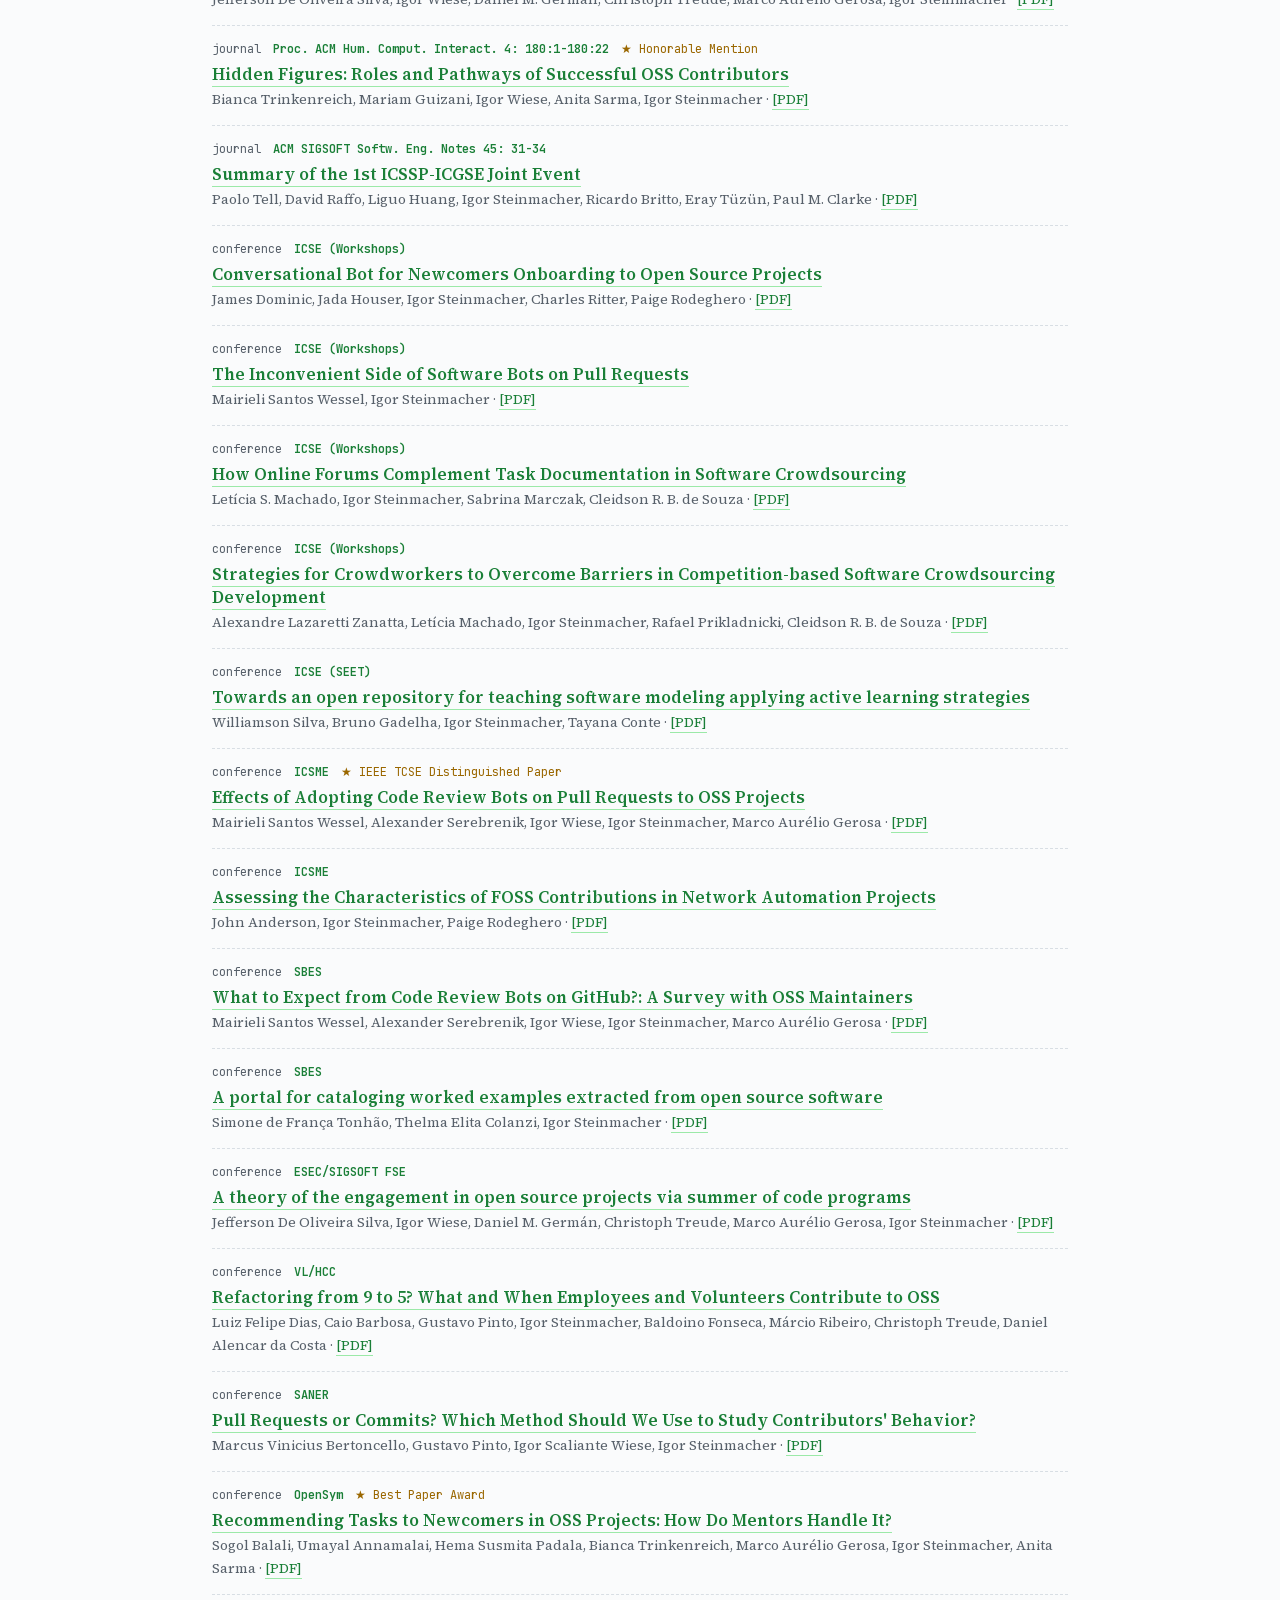
<file: publications.html>
<!DOCTYPE html>
<html lang="en">
<head>
<meta charset="utf-8">
<meta name="viewport" content="width=device-width, initial-scale=1">
<title>Publications — Igor Steinmacher</title>
<meta name="description" content="Peer-reviewed journal and conference papers by Igor Steinmacher on open source sustainability, human aspects of software engineering, and AI in software development.">
<link rel="canonical" href="https://igor.pro.br/publications.html">
<link rel="icon" href="favicon.svg" type="image/svg+xml">
<link rel="apple-touch-icon" href="apple-touch-icon.png">
<meta property="og:type" content="website">
<meta property="og:site_name" content="Igor Steinmacher">
<meta property="og:url" content="https://igor.pro.br/publications.html">
<meta property="og:title" content="Publications — Igor Steinmacher">
<meta property="og:description" content="Peer-reviewed journal and conference papers by Igor Steinmacher on open source sustainability, human aspects of software engineering, and AI in software development.">
<meta property="og:image" content="https://igor.pro.br/steinmacherIgor.jpg">
<meta property="og:image:width" content="420">
<meta property="og:image:height" content="543">
<meta property="og:image:alt" content="Portrait of Igor Steinmacher">
<meta name="twitter:card" content="summary">
<link rel="preload" href="fonts/source-serif-4-normal-latin.woff2" as="font" type="font/woff2" crossorigin>
<link rel="stylesheet" href="fonts/fonts.css">
<link rel="stylesheet" href="style.css">
</head>
<body>
<header class="site">
  <div class="row">
    <a class="brand" href="index.html">Igor Steinmacher</a>
    <nav>
      <!-- BEGIN:nav (generated from data/site.toml — edit there) -->
      <a href="index.html#research">Research</a>
      <a href="index.html#projects">Projects</a>
      <a href="publications.html">Publications</a>
      <a href="software.html">Software</a>
      <a href="people.html">Students</a>
      <a href="activities.html">Activities</a>
      <a href="index.html#contact">Contact</a>
      <!-- END:nav -->
    </nav>
  </div>
</header>
<main>
<section>
<h2>Publications</h2>
<p class="lead">Peer-reviewed journal and conference papers, generated automatically
from <a href="https://dblp.org/pid/70/3474.html" target="_blank" rel="noopener">DBLP</a>.
Papers with an open preprint carry a [preprint PDF] link.</p>

<h3 class="year-h">2026</h3>
<div class="pub">
  <div class="meta"><span>journal</span><span class="venue">Empir. Softw. Eng. 31: 140</span></div>
  <div class="title"><a href="https://doi.org/10.1007/s10664-026-10868-6" target="_blank" rel="noopener">Leveraging large language models for sentiment analysis in GitHub pull request discussions</a></div>
  <div class="authors">Daniel Coutinho, Breno Braga, Theo Canuto, Juliana Alves Pereira, Wesley K. G. Assunção, Igor Steinmacher, Marco Aurélio Gerosa, Alessandro Garcia · <a class="preprint" href="https://doi.org/10.1007/s10664-026-10868-6" target="_blank" rel="noopener">[open access]</a></div>
</div>
<div class="pub">
  <div class="meta"><span>journal</span><span class="venue">J. Braz. Comput. Soc. 32: 1812-1826</span></div>
  <div class="title"><a href="https://doi.org/10.5753/jbcs.2026.6576" target="_blank" rel="noopener">FeelIt: A Tool for Expressing Real-Time Emotions and Its Influence on the Audience Experience</a></div>
  <div class="authors">Genildo Gomes, Fernando Nogueira, João Gustavo Kienen, Bernardo Scarambone, Desiree Scarambone, Leandro Galvão, Tanara Lauschner, Igor Steinmacher, Tayana Conte, Bruno Gadelha · <a class="preprint" href="https://journals-sol.sbc.org.br/index.php/jbcs/article/download/6576/4139" target="_blank" rel="noopener">[open access]</a></div>
</div>
<div class="pub">
  <div class="meta"><span>journal</span><span class="venue">J. Syst. Softw. 236: 112810</span></div>
  <div class="title"><a href="https://doi.org/10.1016/j.jss.2026.112810" target="_blank" rel="noopener">Investigating the potential of using worked examples to help resolve issues in a GitHub project</a></div>
  <div class="authors">João Vitor Souza Rocha, Igor Scaliante Wiese, Ivanilton Polato, Marco Aurélio Graciotto Silva, Reginaldo Ré, Igor Steinmacher, Walter Takashi Nakamura · <a class="preprint" href="https://doi.org/10.1016/j.jss.2026.112810" target="_blank" rel="noopener">[open access]</a></div>
</div>
<div class="pub">
  <div class="meta"><span>journal</span><span class="venue">R J. 18: 169-187</span></div>
  <div class="title"><a href="https://doi.org/10.32614/rj-2026-013" target="_blank" rel="noopener">Asymptotic Benchmarking Using the atime package</a></div>
  <div class="authors">Doris Amoakohene, Anirban Chetia, Igor Steinmacher, Toby Hocking · <a class="preprint" href="https://journal.r-project.org/articles/RJ-2026-013/RJ-2026-013.pdf" target="_blank" rel="noopener">[open access]</a></div>
</div>
<div class="pub">
  <div class="meta"><span>journal</span><span class="venue">ACM Trans. Softw. Eng. Methodol. 35: 187:1-187:38</span></div>
  <div class="title"><a href="https://doi.org/10.1145/3769012" target="_blank" rel="noopener">Addressing OSS Community Managers' Challenges in Contributor Retention</a></div>
  <div class="authors">Zixuan Feng, Katie Kimura, Bianca Trinkenreich, Igor Steinmacher, Marco Aurélio Gerosa, Anita Sarma · <a class="preprint" href="https://doi.org/10.1145/3769012" target="_blank" rel="noopener">[open access]</a></div>
</div>
<div class="pub">
  <div class="meta"><span>journal</span><span class="venue">ACM Trans. Softw. Eng. Methodol. 35: 214:1-214:21</span></div>
  <div class="title"><a href="https://doi.org/10.1145/3789210" target="_blank" rel="noopener">Charting Uncertain Waters: A Socio-Technical Roadmap for Sustaining Open Source Communities in the Age of GenAI</a></div>
  <div class="authors">Zixuan Feng, Reed Milewicz, Emerson Murphy-Hill, Tyler Menezes, Alexander Serebrenik, Igor Steinmacher, Anita Sarma · <a class="preprint" href="https://research.tue.nl/en/publications/678f6e71-c3c2-4df0-b95b-1e119784fa9e" target="_blank" rel="noopener">[open access]</a></div>
</div>
<div class="pub">
  <div class="meta"><span>conference</span><span class="venue">SEAA (2)</span></div>
  <div class="title"><a href="https://doi.org/10.1007/978-3-032-36587-3_16" target="_blank" rel="noopener">Understanding LLMs in Title-Abstract Screening: From Disagreements to Recommendations</a></div>
  <div class="authors">Mika Mäntylä, Patrícia Matsubara, Kátia Romero Felizardo, Miikka Kuutila, Marco Aurélio Gerosa, Savio Sousa Sampaio, Tayana Conte, Igor Steinmacher · <a class="preprint" href="https://arxiv.org/pdf/2606.17588" target="_blank" rel="noopener">[open access]</a></div>
</div>
<div class="pub">
  <div class="meta"><span>conference</span><span class="venue">CHASE@ICSE</span><span class="award">★ ACM SIGSOFT Distinguished Paper</span></div>
  <div class="title"><a href="https://doi.org/10.1145/3794860.3794911" target="_blank" rel="noopener">Governance in Practice: How Open Source Projects Define and Document Roles</a></div>
  <div class="authors">Pedro Oliveira, Tayana Conte, Marco Aurélio Gerosa, Igor Steinmacher · <a class="preprint" href="https://doi.org/10.1145/3794860.3794911" target="_blank" rel="noopener">[open access]</a></div>
</div>
<div class="pub">
  <div class="meta"><span>conference</span><span class="venue">GAS@ICSE</span></div>
  <div class="title"><a href="https://doi.org/10.1145/3786171.3788379" target="_blank" rel="noopener">Evaluating the Effect of Generative AI Content in Common Game Development Software Architectures</a></div>
  <div class="authors">Ashish Amresh, Siddharth Subramanian, Igor Steinmacher · <a class="preprint" href="https://doi.org/10.1145/3786171.3788379" target="_blank" rel="noopener">[open access]</a></div>
</div>
<div class="pub">
  <div class="meta"><span>conference</span><span class="venue">SEET@ICSE</span></div>
  <div class="title"><a href="https://doi.org/10.1145/3786580.3786971" target="_blank" rel="noopener">What barriers do students experience when trying to contribute to Open Source Software projects?</a></div>
  <div class="authors">Nathan Cassee, Sankarsh Ravi, Ítalo Santos, Igor Steinmacher, Alexander Serebrenik · <a class="preprint" href="https://doi.org/10.1145/3786580.3786971" target="_blank" rel="noopener">[open access]</a></div>
</div>
<div class="pub">
  <div class="meta"><span>conference</span><span class="venue">IDE@ICSE</span></div>
  <div class="title"><a href="https://doi.org/10.1145/3786151.3788604" target="_blank" rel="noopener">Forecasting Developer Environments with GenAI: A Research Perspective</a></div>
  <div class="authors">Raula Gaikovina Kula, Christoph Treude, Xing Hu, Sebastian Baltes, Earl T. Barr, Kelly Blincoe, Fabio Calefato, Junjie Chen, Marc Cheong, Youmei Fan, Daniel M. Germán, Marco Aurélio Gerosa, Jin L. C. Guo, Shinpei Hayashi, Robert Hirschfeld, Reid Holmes, Yintong Huo, Takashi Kobayashi, Michele Lanza, Zhongxin Liu, Olivier Nourry, Nicole Novielli, Denys Poshyvanyk, Shinobu Saito, Kazumasa Shimari, Igor Steinmacher, Mairieli Wessel, Markus Wagner, Annie Vella, Laurie Williams, Xin Xia · <a class="preprint" href="https://doi.org/10.1145/3786151.3788604" target="_blank" rel="noopener">[open access]</a></div>
</div>
<div class="pub">
  <div class="meta"><span>conference</span><span class="venue">SIGCSE (2)</span></div>
  <div class="title"><a href="https://doi.org/10.1145/3770761.3777131" target="_blank" rel="noopener">Ways to Make Git Easier to Teach</a></div>
  <div class="authors">Karl R. Wurst, Erik Falor, Avni Khatri, Igor Steinmacher · <a class="preprint" href="https://doi.org/10.1145/3770761.3777131" target="_blank" rel="noopener">[open access]</a></div>
</div>
<div class="pub">
  <div class="meta"><span>conference</span><span class="venue">SIGSOFT FSE Companion</span></div>
  <div class="title"><a href="https://doi.org/10.1145/3803437.3806710" target="_blank" rel="noopener">The Fast and Spurious: Developer Productivity with GenAI</a></div>
  <div class="authors">Sadia Afroz, Zixuan Feng, Tyler Menezes, Katie Kimura, Bianca Trinkenreich, Igor Steinmacher, Anita Sarma · <a class="preprint" href="https://doi.org/10.1145/3803437.3806710" target="_blank" rel="noopener">[open access]</a></div>
</div>
<div class="pub">
  <div class="meta"><span>conference</span><span class="venue">SIGSOFT FSE Companion</span></div>
  <div class="title"><a href="https://doi.org/10.1145/3803437.3806711" target="_blank" rel="noopener">Shh! Don't Tell Them I Use GenAI: Exploring How Participants Use Generative AI in Hackathons</a></div>
  <div class="authors">Pawan Acharya, Tayana Conte, Jacob Penney, Pedro Oliveira, Misan Paul Etchie, Jared Duval, Bruno Gadelha, Marco Aurélio Gerosa, Igor Steinmacher · <a class="preprint" href="https://doi.org/10.1145/3803437.3806711" target="_blank" rel="noopener">[open access]</a></div>
</div>
<h3 class="year-h">2025</h3>
<div class="pub">
  <div class="meta"><span>journal</span><span class="venue">Empir. Softw. Eng. 30: 71</span></div>
  <div class="title"><a href="https://doi.org/10.1007/s10664-025-10627-z" target="_blank" rel="noopener">Analyzing the adoption of database management systems throughout the history of open source projects</a></div>
  <div class="authors">Camila A. Paiva, Raquel Maximino, Frederico Paiva, Rafael Accetta Vieira, Nicole Espanha, João Felipe Pimentel, Igor Wiese, Marco Aurélio Gerosa, Igor Steinmacher, Leonardo Murta, Vanessa Braganholo · <a class="preprint" href="publications/journals-ese-PaivaMPVEPWGSMB25.pdf" target="_blank" rel="noopener">[PDF]</a></div>
</div>
<div class="pub">
  <div class="meta"><span>journal</span><span class="venue">Inf. Softw. Technol. 177: 107568</span></div>
  <div class="title"><a href="https://doi.org/10.1016/j.infsof.2024.107568" target="_blank" rel="noopener">Software solutions for newcomers' onboarding in software projects: A systematic literature review</a></div>
  <div class="authors">Ítalo Santos, Kátia Romero Felizardo, Igor Steinmacher, Marco Aurélio Gerosa · <a class="preprint" href="publications/journals-infsof-SantosFSG25.pdf" target="_blank" rel="noopener">[PDF]</a></div>
</div>
<div class="pub">
  <div class="meta"><span>journal</span><span class="venue">J. Syst. Softw. 219: 112196</span></div>
  <div class="title"><a href="https://doi.org/10.1016/j.jss.2024.112196" target="_blank" rel="noopener">How are discussions linked? A link analysis study on GitHub Discussions</a></div>
  <div class="authors">Márcia Lima, Igor Steinmacher, Denae Ford, Grace Vorreuter, Ludimila Gonçalves, Tayana Conte, Bruno Gadelha · <a class="preprint" href="publications/journals-jss-LimaSFVGCG25.pdf" target="_blank" rel="noopener">[PDF]</a></div>
</div>
<div class="pub">
  <div class="meta"><span>journal</span><span class="venue">Sci. Comput. Program. 246: 103333</span></div>
  <div class="title"><a href="https://doi.org/10.1016/j.scico.2025.103333" target="_blank" rel="noopener">Applying large language models to issue classification: Revisiting with extended data and new models</a></div>
  <div class="authors">Gabriel Aracena, Kyle Luster, Fabio Santos, Igor Steinmacher, Marco Aurélio Gerosa · <a class="preprint" href="publications/journals-scp-AracenaLSSG25.pdf" target="_blank" rel="noopener">[PDF]</a></div>
</div>
<div class="pub">
  <div class="meta"><span>journal</span><span class="venue">J. Softw. Evol. Process. 37</span></div>
  <div class="title"><a href="https://doi.org/10.1002/smr.2748" target="_blank" rel="noopener">Comparing the Efficacy of Rapid Review With a Systematic Review in the Software Engineering Field</a></div>
  <div class="authors">Carolline Pena, Bruno Cartaxo, Igor Steinmacher, Deepika Badampudi, Deyvson da Silva, Williby da Silva Ferreira, Adauto Almeida, Fernando Kamei, Sérgio Soares · <a class="preprint" href="publications/journals-smr-PenaCSBSFAKS25.pdf" target="_blank" rel="noopener">[PDF]</a></div>
</div>
<div class="pub">
  <div class="meta"><span>journal</span><span class="venue">IEEE Softw. 42: 84-91</span></div>
  <div class="title"><a href="https://doi.org/10.1109/MS.2024.3404361" target="_blank" rel="noopener">Guidelines for Cultivating a Sense of Belonging to Reduce Developer Burnout</a></div>
  <div class="authors">Bianca Trinkenreich, Marco Aurélio Gerosa, Anita Sarma, Igor Steinmacher · <a class="preprint" href="publications/journals-software-TrinkenreichGSS25.pdf" target="_blank" rel="noopener">[PDF]</a></div>
</div>
<div class="pub">
  <div class="meta"><span>conference</span><span class="venue">BotSE@ICSE</span></div>
  <div class="title"><a href="https://doi.org/10.1109/BotSE67031.2025.00018" target="_blank" rel="noopener">Towards a Dataset to Assess Conversational Agent's Efficacy in Mentoring Newcomer Developers</a></div>
  <div class="authors">Misan Paul Etchie, Hunter M. Beach, Kátia Romero Felizardo, Igor Steinmacher · <a class="preprint" href="publications/conf-botse-ws-EtchieBFS25.pdf" target="_blank" rel="noopener">[PDF]</a></div>
</div>
<div class="pub">
  <div class="meta"><span>conference</span><span class="venue">CompEd (1)</span></div>
  <div class="title"><a href="https://doi.org/10.1145/3736181.3747165" target="_blank" rel="noopener">Understanding Programming Students' Help-Seeking Preferences in the Era of Generative AI</a></div>
  <div class="authors">Jacob Penney, Pawan Acharya, Peter Hilbert, Priyanka Parekh, Anita Sarma, Igor Steinmacher, Marco Aurélio Gerosa · <a class="preprint" href="publications/conf-comped-PenneyAHPSSG25.pdf" target="_blank" rel="noopener">[PDF]</a></div>
</div>
<div class="pub">
  <div class="meta"><span>conference</span><span class="venue">CSEDU (2)</span></div>
  <div class="title"><a href="https://doi.org/10.5220/0013481200003932" target="_blank" rel="noopener">Understanding the Student Experience Better: Analyzing Remote Learning Tools Through Engagement, Participation, and Liveness Concepts</a></div>
  <div class="authors">Genildo Gomes, Paulo Silva, Sâmila Magalhães, Leandro Galvão, Tanara Lauschner, Igor Steinmacher, Tayana Conte, Bruno Gadelha · <a class="preprint" href="https://doi.org/10.5220/0013481200003932" target="_blank" rel="noopener">[open access]</a></div>
</div>
<div class="pub">
  <div class="meta"><span>conference</span><span class="venue">CSEE&amp;T</span></div>
  <div class="title"><a href="https://doi.org/10.1109/CSEET66350.2025.00007" target="_blank" rel="noopener">Insights from the Frontline: GenAI Utilization Among Software Engineering Students</a></div>
  <div class="authors">Rudrajit Choudhuri, Ambareesh Ramakrishnan, Amreeta Chatterjee, Bianca Trinkenreich, Igor Steinmacher, Marco Aurélio Gerosa, Anita Sarma · <a class="preprint" href="publications/conf-csee-ChoudhuriRCTSGS25.pdf" target="_blank" rel="noopener">[PDF]</a></div>
</div>
<div class="pub">
  <div class="meta"><span>conference</span><span class="venue">CSEE&amp;T</span></div>
  <div class="title"><a href="https://doi.org/10.1109/CSEET66350.2025.00041" target="_blank" rel="noopener">Ossdoorway: A Gamified Environment to Scaffold Student Contributions to Open Source Software</a></div>
  <div class="authors">Ítalo Santos, Kátia Romero Felizardo, Anita Sarma, Igor Steinmacher, Marco Aurélio Gerosa · <a class="preprint" href="publications/conf-csee-SantosFSSG25.pdf" target="_blank" rel="noopener">[PDF]</a></div>
</div>
<div class="pub">
  <div class="meta"><span>conference</span><span class="venue">CUI</span></div>
  <div class="title"><a href="https://doi.org/10.1145/3719160.3736625" target="_blank" rel="noopener">Outcomes, Perceptions, and Interaction Strategies of Novice Programmers Studying with ChatGPT</a></div>
  <div class="authors">Jacob Penney, Pawan Acharya, Peter Hilbert, Priyanka Parekh, Anita Sarma, Igor Steinmacher, Marco Aurélio Gerosa · <a class="preprint" href="https://doi.org/10.1145/3719160.3736625" target="_blank" rel="noopener">[open access]</a></div>
</div>
<div class="pub">
  <div class="meta"><span>conference</span><span class="venue">ESEM</span></div>
  <div class="title"><a href="https://doi.org/10.1109/ESEM64174.2025.00028" target="_blank" rel="noopener">Assessing Diversity in Creating Seed Set for Snowballing Search for Systematic Literature Review in Software Engineering</a></div>
  <div class="authors">Kátia Romero Felizardo, Francisco Carlos M. Souza, Alinne Cristinne Corrêa Souza, Bianca Minetto Napoleão, Igor Steinmacher, Marco Aurélio Gerosa · <a class="preprint" href="publications/conf-esem-FelizardoSSNSG25.pdf" target="_blank" rel="noopener">[PDF]</a></div>
</div>
<div class="pub">
  <div class="meta"><span>conference</span><span class="venue">ETRA</span></div>
  <div class="title"><a href="https://doi.org/10.1145/3715669.3723108" target="_blank" rel="noopener">How Developers Make Decisions When Choosing Issues and Reviewing Code: An Eye Tracking GitHub Study</a></div>
  <div class="authors">Igor Scaliante Wiese, Jasmine Boyer, Ethan Rasgorshek, Gustavo Pinto, Marco Aurélio Gerosa, Igor Steinmacher, Bonita Sharif · <a class="preprint" href="publications/conf-etra-WieseBR0GSS25.pdf" target="_blank" rel="noopener">[PDF]</a></div>
</div>
<div class="pub">
  <div class="meta"><span>conference</span><span class="venue">ICEIS (2)</span></div>
  <div class="title"><a href="https://doi.org/10.5220/0013365500003929" target="_blank" rel="noopener">User Stories: Does ChatGPT Do It Better?</a></div>
  <div class="authors">Reine Santos, Gabriel da Silva Freitas, Igor Steinmacher, Tayana Conte, Ana Carolina Oran, Bruno Gadelha · <a class="preprint" href="https://doi.org/10.5220/0013365500003929" target="_blank" rel="noopener">[open access]</a></div>
</div>
<div class="pub">
  <div class="meta"><span>conference</span><span class="venue">ICSE</span></div>
  <div class="title"><a href="https://doi.org/10.1109/ICSE55347.2025.00056" target="_blank" rel="noopener">Investigating the Impact of Interpersonal Challenges on Feeling Welcome in OSS</a></div>
  <div class="authors">Bianca Trinkenreich, Zixuan Feng, Rudrajit Choudhuri, Marco Aurélio Gerosa, Anita Sarma, Igor Steinmacher · <a class="preprint" href="publications/conf-icse-TrinkenreichFCG25.pdf" target="_blank" rel="noopener">[PDF]</a></div>
</div>
<div class="pub">
  <div class="meta"><span>conference</span><span class="venue">ICSE</span></div>
  <div class="title"><a href="https://doi.org/10.1109/ICSE55347.2025.00087" target="_blank" rel="noopener">What Guides Our Choices? Modeling Developers' Trust and Behavioral Intentions Towards Genai</a></div>
  <div class="authors">Rudrajit Choudhuri, Bianca Trinkenreich, Rahul Pandita, Eirini Kalliamvakou, Igor Steinmacher, Marco Aurélio Gerosa, Christopher Sanchez, Anita Sarma · <a class="preprint" href="publications/conf-icse-ChoudhuriTPKSGS25.pdf" target="_blank" rel="noopener">[PDF]</a></div>
</div>
<div class="pub">
  <div class="meta"><span>conference</span><span class="venue">CHASE@ICSE</span></div>
  <div class="title"><a href="https://doi.org/10.1109/CHASE66643.2025.00019" target="_blank" rel="noopener">Great Power Brings Great Responsibility: Personalizing Conversational AI for Diverse Problem-Solvers</a></div>
  <div class="authors">Ítalo Santos, Kátia Romero Felizardo, Igor Steinmacher, Marco Aurélio Gerosa · <a class="preprint" href="publications/conf-icse-chase-SantosFSG25.pdf" target="_blank" rel="noopener">[PDF]</a></div>
</div>
<div class="pub">
  <div class="meta"><span>conference</span><span class="venue">CHASE@ICSE</span></div>
  <div class="title"><a href="https://doi.org/10.1109/CHASE66643.2025.00031" target="_blank" rel="noopener">The Multifaceted Nature of Mentoring in OSS: Strategies, Qualities, and Ideal Outcomes</a></div>
  <div class="authors">Zixuan Feng, Igor Steinmacher, Marco Aurélio Gerosa, Tyler Menezes, Alexander Serebrenik, Reed Milewicz, Anita Sarma · <a class="preprint" href="publications/conf-icse-chase-FengSGMSMS25.pdf" target="_blank" rel="noopener">[PDF]</a></div>
</div>
<div class="pub">
  <div class="meta"><span>conference</span><span class="venue">ICSME</span></div>
  <div class="title"><a href="https://doi.org/10.1109/ICSME64153.2025.00067" target="_blank" rel="noopener">Governance Matters: Lessons From Restructuring the Data.Table OSS Project</a></div>
  <div class="authors">Pedro Oliveira, Doris Amoakohene, Toby Hocking, Marco Aurélio Gerosa, Igor Steinmacher · <a class="preprint" href="publications/conf-icsm-OliveiraAHGS25.pdf" target="_blank" rel="noopener">[PDF]</a></div>
</div>
<div class="pub">
  <div class="meta"><span>conference</span><span class="venue">NLBSE@ICSE</span></div>
  <div class="title"><a href="https://doi.org/10.1109/NLBSE66842.2025.00007" target="_blank" rel="noopener">SkillScope: A Tool to Predict Fine-Grained Skills Needed to Solve Issues on GitHub</a></div>
  <div class="authors">Benjamin C. Carter, Jonathan Rivas Contreras, Carlos A. Llanes Villegas, Pawan Acharya, Jack Utzerath, Adonijah O. Farner, Hunter Jenkins, Dylan Johnson, Jacob Penney, Igor Steinmacher, Marco Aurélio Gerosa, Fabio Santos · <a class="preprint" href="publications/conf-nlbse-CarterCVAUFJJPSGS25.pdf" target="_blank" rel="noopener">[PDF]</a></div>
</div>
<div class="pub">
  <div class="meta"><span>conference</span><span class="venue">SBES</span></div>
  <div class="title"><a href="https://doi.org/10.5753/sbes.2025.9630" target="_blank" rel="noopener">Investigating the Impact of GitHub Discussions on Maintainers' Workload and Community Dynamics</a></div>
  <div class="authors">Ana Maciel, Mairieli Wessel, Igor Wiese, Igor Steinmacher · <a class="preprint" href="https://sol.sbc.org.br/index.php/sbes/article/download/36984/36769" target="_blank" rel="noopener">[open access]</a></div>
</div>
<div class="pub">
  <div class="meta"><span>conference</span><span class="venue">SBES</span></div>
  <div class="title"><a href="https://doi.org/10.5753/sbes.2025.9936" target="_blank" rel="noopener">PRemo: A Dataset of Emotions Found on Pull Request Discussions</a></div>
  <div class="authors">Daniel Coutinho, Juliana Alves Pereira, Breno Braga Neves, João Lucas Correia, Caio Barbosa, Wesley K. G. Assunção, Igor Steinmacher, Marco Aurélio Gerosa, Augusto Baffa, Alessandro Garcia · <a class="preprint" href="https://sol.sbc.org.br/index.php/sbes/article/download/37010/36795" target="_blank" rel="noopener">[open access]</a></div>
</div>
<div class="pub">
  <div class="meta"><span>conference</span><span class="venue">SBES</span></div>
  <div class="title"><a href="https://doi.org/10.5753/sbes.2025.10703" target="_blank" rel="noopener">O uso de exemplos trabalhados para facilitar a contribuição de novatos em projetos de software livre</a></div>
  <div class="authors">Andressa S. S. Medeiros, Thelma Elita Colanzi, Igor Scaliante Wiese, Igor Fabio Steinmacher · <a class="preprint" href="https://sol.sbc.org.br/index.php/sbes/article/download/37022/36807" target="_blank" rel="noopener">[open access]</a></div>
</div>
<div class="pub">
  <div class="meta"><span>conference</span><span class="venue">SBES</span></div>
  <div class="title"><a href="https://doi.org/10.5753/sbes.2025.11084" target="_blank" rel="noopener">Design Thinking as a Toolbox for Requirements Engineering Education: Lessons from the Classroom</a></div>
  <div class="authors">Maria Alcimar Costa Meireles, Eriky Rodrigues, Igor Steinmacher, José Carlos Maldonado, Tayana Conte · <a class="preprint" href="https://sol.sbc.org.br/index.php/sbes/article/download/37029/36814" target="_blank" rel="noopener">[open access]</a></div>
</div>
<div class="pub">
  <div class="meta"><span>conference</span><span class="venue">SBES</span></div>
  <div class="title"><a href="https://doi.org/10.5753/sbes.2025.11321" target="_blank" rel="noopener">AI-Generated User Stories: Are They Good Enough?</a></div>
  <div class="authors">Reine Santos, Igor Steinmacher, Tayana Conte, Ana Carolina Oran, Bruno Gadelha · <a class="preprint" href="https://sol.sbc.org.br/index.php/sbes/article/download/37053/36838" target="_blank" rel="noopener">[open access]</a></div>
</div>
<div class="pub">
  <div class="meta"><span>conference</span><span class="venue">SBES</span></div>
  <div class="title"><a href="https://doi.org/10.5753/sbes.2025.11538" target="_blank" rel="noopener">AI in the Design Thinking Toolbox: What to Recommend, When, and Why</a></div>
  <div class="authors">Isabella Macedo, Maria Alcimar Costa Meireles, Hannah Barreto, Igor Steinmacher, José Carlos Maldonado, Bruno Gadelha, Tayana Conte · <a class="preprint" href="https://sol.sbc.org.br/index.php/sbes/article/download/37055/36840" target="_blank" rel="noopener">[open access]</a></div>
</div>
<div class="pub">
  <div class="meta"><span>conference</span><span class="venue">SBQS</span></div>
  <div class="title"><a href="https://doi.org/10.5753/sbqs.2025.15032" target="_blank" rel="noopener">An Approach to Assist the Design of User-Centered Solutions based on Generative AI</a></div>
  <div class="authors">Thiago Queiroz, Gretchen Torres de Macedo, Igor Steinmacher, Tayana Conte, Ana Carolina Oran, Bruno Gadelha · <a class="preprint" href="https://sol.sbc.org.br/index.php/sbqs/article/download/39010/38782" target="_blank" rel="noopener">[open access]</a></div>
</div>
<div class="pub">
  <div class="meta"><span>conference</span><span class="venue">SBQS</span></div>
  <div class="title"><a href="https://doi.org/10.5753/sbqs.2025.15089" target="_blank" rel="noopener">Adoption of LLMs in Requirements Engineering: What Practitioners Are Worried About?</a></div>
  <div class="authors">Reine Santos, Igor Steinmacher, Tayana Conte, Ana Carolina Oran, Bruno Gadelha · <a class="preprint" href="https://sol.sbc.org.br/index.php/sbqs/article/download/39013/38785" target="_blank" rel="noopener">[open access]</a></div>
</div>
<div class="pub">
  <div class="meta"><span>conference</span><span class="venue">SIGSOFT FSE Companion</span></div>
  <div class="title"><a href="https://doi.org/10.1145/3696630.3727243" target="_blank" rel="noopener">Exploring the Untapped: Student Perceptions and Participation in OSS</a></div>
  <div class="authors">Ítalo Santos, Kátia Romero Felizardo, Bianca Trinkenreich, Daniel M. Germán, Igor Steinmacher, Marco Aurélio Gerosa · <a class="preprint" href="publications/conf-sigsoft-SantosFTGSG25.pdf" target="_blank" rel="noopener">[PDF]</a></div>
</div>
<div class="pub">
  <div class="meta"><span>conference</span><span class="venue">VL/HCC</span></div>
  <div class="title"><a href="https://doi.org/10.1109/VL-HCC65237.2025.00047" target="_blank" rel="noopener">Enhancing User-centered Design with Large Language Models</a></div>
  <div class="authors">Bruno Gadelha, Thiago Queiroz, Cleidson R. B. de Souza, Tayana Conte, Igor Steinmacher · <a class="preprint" href="publications/conf-vl-GadelhaQSCS25.pdf" target="_blank" rel="noopener">[PDF]</a></div>
</div>
<div class="pub">
  <div class="meta"><span>conference</span><span class="venue">WSESE@ICSE</span></div>
  <div class="title"><a href="https://doi.org/10.1109/WSESE66602.2025.00010" target="_blank" rel="noopener">On the Difficulties of Conducting and Replicating Systematic Literature Reviews Studies Using LLMs in Software Engineering</a></div>
  <div class="authors">Kátia Romero Felizardo, Anderson Deizepe, Daniel Coutinho, Genildo Gomes, Maria A. C. Meireles, Marco Aurélio Gerosa, Igor Steinmacher · <a class="preprint" href="publications/conf-wsese-FelizardoDCGMGS25.pdf" target="_blank" rel="noopener">[PDF]</a></div>
</div>
<div class="pub">
  <div class="meta"><span>conference</span><span class="venue">WSESE@ICSE</span></div>
  <div class="title"><a href="https://doi.org/10.1109/WSESE66602.2025.00016" target="_blank" rel="noopener">Can Machine Learning Support the Selection of Studies for Systematic Literature Review Updates?</a></div>
  <div class="authors">Marcelo Costalonga, Bianca Minetto Napoleão, Maria Teresa Baldassarre, Kátia Romero Felizardo, Igor Steinmacher, Marcos Kalinowski · <a class="preprint" href="publications/conf-wsese-CostalongaNBFSK25.pdf" target="_blank" rel="noopener">[PDF]</a></div>
</div>
<h3 class="year-h">2024</h3>
<div class="pub">
  <div class="meta"><span>journal</span><span class="venue">Autom. Softw. Eng. 31: 13</span></div>
  <div class="title"><a href="https://doi.org/10.1007/s10515-023-00409-6" target="_blank" rel="noopener">Can AI serve as a substitute for human subjects in software engineering research?</a></div>
  <div class="authors">Marco Aurélio Gerosa, Bianca Trinkenreich, Igor Steinmacher, Anita Sarma · <a class="preprint" href="publications/journals-ase-GerosaTSS24.pdf" target="_blank" rel="noopener">[PDF]</a></div>
</div>
<div class="pub">
  <div class="meta"><span>journal</span><span class="venue">Inf. Softw. Technol. 171: 107470</span></div>
  <div class="title"><a href="https://doi.org/10.1016/j.infsof.2024.107470" target="_blank" rel="noopener">Guiding the way: A systematic literature review on mentoring practices in open source software projects</a></div>
  <div class="authors">Zixuan Feng, Katie Kimura, Bianca Trinkenreich, Anita Sarma, Igor Steinmacher · <a class="preprint" href="publications/journals-infsof-FengKTSS24.pdf" target="_blank" rel="noopener">[PDF]</a></div>
</div>
<div class="pub">
  <div class="meta"><span>journal</span><span class="venue">J. Softw. Eng. Res. Dev. 12</span></div>
  <div class="title"><a href="https://doi.org/10.5753/jserd.2024.4027" target="_blank" rel="noopener">A portal to catalog worked examples extracted from open source software projects to support the teaching of Software Engineering</a></div>
  <div class="authors">Simone de França Tonhão, Thelma Elita Colanzi, Igor Steinmacher · <a class="preprint" href="publications/journals-jserd-TonhaoCS24.pdf" target="_blank" rel="noopener">[PDF]</a></div>
</div>
<div class="pub">
  <div class="meta"><span>journal</span><span class="venue">ACM Trans. Softw. Eng. Methodol. 33: 112:1-112:10</span></div>
  <div class="title"><a href="https://doi.org/10.1145/3649598" target="_blank" rel="noopener">Communicating Study Design Trade-offs in Software Engineering</a></div>
  <div class="authors">Martin P. Robillard, Deeksha M. Arya, Neil A. Ernst, Jin L. C. Guo, Maxime Lamothe, Mathieu Nassif, Nicole Novielli, Alexander Serebrenik, Igor Steinmacher, Klaas-Jan Stol · <a class="preprint" href="https://pure.tue.nl/ws/files/332526650/3649598.pdf" target="_blank" rel="noopener">[open access]</a></div>
</div>
<div class="pub">
  <div class="meta"><span>conference</span><span class="venue">AIware</span></div>
  <div class="title"><a href="https://doi.org/10.1145/3664646.3664758" target="_blank" rel="noopener">Unveiling the Potential of a Conversational Agent in Developer Support: Insights from Mozilla's PDF.js Project</a></div>
  <div class="authors">João Lucas Correia, Morgan C. Nicholson, Daniel Coutinho, Caio Barbosa, Marco Castelluccio, Marco Aurélio Gerosa, Alessandro F. Garcia, Igor Steinmacher · <a class="preprint" href="publications/conf-aiware-CorreiaNCBCG0S24.pdf" target="_blank" rel="noopener">[PDF]</a></div>
</div>
<div class="pub">
  <div class="meta"><span>conference</span><span class="venue">CAIN</span></div>
  <div class="title"><a href="https://doi.org/10.1145/3644815.3644949" target="_blank" rel="noopener">Developer Experiences with a Contextualized AI Coding Assistant: Usability, Expectations, and Outcomes</a></div>
  <div class="authors">Gustavo Pinto, Cleidson R. B. de Souza, Thayssa A. da Rocha, Igor Steinmacher, Alberto de Souza, Edward Monteiro · <a class="preprint" href="publications/conf-cain-0001SRSSM24.pdf" target="_blank" rel="noopener">[PDF]</a></div>
</div>
<div class="pub">
  <div class="meta"><span>conference</span><span class="venue">EASE</span></div>
  <div class="title"><a href="https://doi.org/10.1145/3661167.3661189" target="_blank" rel="noopener">"Looks Good To Me ;-)": Assessing Sentiment Analysis Tools for Pull Request Discussions</a></div>
  <div class="authors">Daniel Coutinho, Luisa Cito, Maria Vitória Lima, Beatriz Arantes, Juliana Alves Pereira, Johny Arriel, João Godinho, Vinicius Martins, Paulo Vítor C. F. Libório, Leonardo Pedrosa Leite, Alessandro Garcia, Wesley K. G. Assunção, Igor Steinmacher, Augusto Baffa, Baldoino Fonseca · <a class="preprint" href="publications/conf-ease-CoutinhoCLAPAGM24.pdf" target="_blank" rel="noopener">[PDF]</a></div>
</div>
<div class="pub">
  <div class="meta"><span>conference</span><span class="venue">ESEM</span><span class="award">★ Best Paper Award</span></div>
  <div class="title"><a href="https://doi.org/10.1145/3674805.3686666" target="_blank" rel="noopener">ChatGPT application in Systematic Literature Reviews in Software Engineering: an evaluation of its accuracy to support the selection activity</a></div>
  <div class="authors">Kátia Romero Felizardo, Márcia Sampaio Lima, Anderson Deizepe, Tayana Uchôa Conte, Igor Steinmacher · <a class="preprint" href="publications/conf-esem-FelizardoLDCS24.pdf" target="_blank" rel="noopener">[PDF]</a></div>
</div>
<div class="pub">
  <div class="meta"><span>conference</span><span class="venue">ESEM</span></div>
  <div class="title"><a href="https://doi.org/10.1145/3674805.3690743" target="_blank" rel="noopener">Data extraction for systematic mapping study using a large language model - a proof-of-concept study in software engineering</a></div>
  <div class="authors">Kátia Romero Felizardo, Igor Steinmacher, Márcia Sampaio Lima, Anderson Deizepe, Tayana Uchôa Conte, Monalessa Perini Barcellos · <a class="preprint" href="publications/conf-esem-FelizardoSLDCB24.pdf" target="_blank" rel="noopener">[PDF]</a></div>
</div>
<div class="pub">
  <div class="meta"><span>conference</span><span class="venue">ESEM</span></div>
  <div class="title"><a href="https://doi.org/10.1145/3674805.3690744" target="_blank" rel="noopener">Can ChatGPT emulate humans in software engineering surveys?</a></div>
  <div class="authors">Igor Steinmacher, Jacob McAuley Penney, Kátia Romero Felizardo, Alessandro F. Garcia, Marco Aurélio Gerosa · <a class="preprint" href="https://doi.org/10.1145/3674805.3690744" target="_blank" rel="noopener">[open access]</a></div>
</div>
<div class="pub">
  <div class="meta"><span>conference</span><span class="venue">ICSE</span></div>
  <div class="title"><a href="https://doi.org/10.1145/3597503.3608130" target="_blank" rel="noopener">How to Support ML End-User Programmers through a Conversational Agent</a></div>
  <div class="authors">Emily Judith Arteaga Garcia, João Felipe Nicolaci Pimentel, Zixuan Feng, Marco Aurélio Gerosa, Igor Steinmacher, Anita Sarma · <a class="preprint" href="publications/conf-icse-GarciaPFGSS24.pdf" target="_blank" rel="noopener">[PDF]</a></div>
</div>
<div class="pub">
  <div class="meta"><span>conference</span><span class="venue">ICSE-SEIP</span></div>
  <div class="title"><a href="https://doi.org/10.1145/3639477.3643648" target="_blank" rel="noopener">An Industry Case Study on Adoption of AI-based Programming Assistants</a></div>
  <div class="authors">Nicole Davila, Igor Wiese, Igor Steinmacher, Lucas Lucio da Silva, Andre Kawamoto, Gilson Jose Peres Favaro, Ingrid Nunes · <a class="preprint" href="https://dl.acm.org/doi/pdf/10.1145/3639477.3643648" target="_blank" rel="noopener">[open access]</a></div>
</div>
<div class="pub">
  <div class="meta"><span>conference</span><span class="venue">ICSE</span></div>
  <div class="title"><a href="https://doi.org/10.1145/3597503.3639201" target="_blank" rel="noopener">How Far Are We? The Triumphs and Trials of Generative AI in Learning Software Engineering</a></div>
  <div class="authors">Rudrajit Choudhuri, Dylan Liu, Igor Steinmacher, Marco Aurélio Gerosa, Anita Sarma · <a class="preprint" href="publications/conf-icse-ChoudhuriLSGS24.pdf" target="_blank" rel="noopener">[PDF]</a></div>
</div>
<div class="pub">
  <div class="meta"><span>conference</span><span class="venue">ICSE</span></div>
  <div class="title"><a href="https://doi.org/10.1145/3597503.3639119" target="_blank" rel="noopener">Unraveling the Drivers of Sense of Belonging in Software Delivery Teams: Insights from a Large-Scale Survey</a></div>
  <div class="authors">Bianca Trinkenreich, Marco Aurélio Gerosa, Igor Steinmacher · <a class="preprint" href="https://dl.acm.org/doi/pdf/10.1145/3597503.3639119" target="_blank" rel="noopener">[open access]</a></div>
</div>
<div class="pub">
  <div class="meta"><span>conference</span><span class="venue">NLBSE@ICSE</span></div>
  <div class="title"><a href="https://doi.org/10.1145/3643787.3648043" target="_blank" rel="noopener">Applying Large Language Models to Issue Classification</a></div>
  <div class="authors">Gabriel Aracena, Kyle Luster, Fabio Santos, Igor Steinmacher, Marco Aurélio Gerosa · <a class="preprint" href="publications/conf-nlbse-AracenaLSSG24.pdf" target="_blank" rel="noopener">[PDF]</a></div>
</div>
<div class="pub">
  <div class="meta"><span>conference</span><span class="venue">PROMISE</span></div>
  <div class="title"><a href="https://doi.org/10.1145/3663533.3664038" target="_blank" rel="noopener">Sociotechnical Dynamics in Open Source Smart Contract Repositories: An Exploratory Data Analysis of Curated High Market Value Projects</a></div>
  <div class="authors">Saori Costa, Matheus Paixão, Igor Steinmacher, Pamella Soares, Allysson Allex Araújo, Jerffeson Souza · <a class="preprint" href="publications/conf-promise-CostaPSSAS24.pdf" target="_blank" rel="noopener">[PDF]</a></div>
</div>
<div class="pub">
  <div class="meta"><span>conference</span><span class="venue">SCAM</span></div>
  <div class="title"><a href="https://doi.org/10.1109/SCAM63643.2024.00023" target="_blank" rel="noopener">On the Investigation of Exception Pull Request Characteristics: Exploring the Apache Ecosystem</a></div>
  <div class="authors">João Lucas Correia, Daniel Coutinho, Alessandro Garcia, Rafael Maiani de Mello, Caio Barbosa, Anderson Oliveira, Wesley K. G. Assunção, Juliana Alves Pereira, Igor Steinmacher, Marco Aurélio Gerosa, Jairo Souza, Johny Arriel · <a class="preprint" href="publications/conf-scam-CorreiaCGMBOAPSGSA24.pdf" target="_blank" rel="noopener">[PDF]</a></div>
</div>
<div class="pub">
  <div class="meta"><span>conference</span><span class="venue">VL/HCC</span></div>
  <div class="title"><a href="https://doi.org/10.1109/VL/HCC60511.2024.00017" target="_blank" rel="noopener">Game Elements to Engage Students Learning the Open Source Software Contribution Process</a></div>
  <div class="authors">Ítalo Santos, Kátia Romero Felizardo, Marco Aurélio Gerosa, Igor Steinmacher · <a class="preprint" href="publications/conf-vl-SantosFGS24.pdf" target="_blank" rel="noopener">[PDF]</a></div>
</div>
<h3 class="year-h">2023</h3>
<div class="pub">
  <div class="meta"><span>journal</span><span class="venue">Empir. Softw. Eng. 28: 98</span></div>
  <div class="title"><a href="https://doi.org/10.1007/s10664-023-10332-9" target="_blank" rel="noopener">Much more than a prediction: Expert-based software effort estimation as a behavioral act</a></div>
  <div class="authors">Patrícia G. F. Matsubara, Igor Steinmacher, Bruno Gadelha, Tayana Conte · <a class="preprint" href="publications/journals-ese-MatsubaraSGC23.pdf" target="_blank" rel="noopener">[PDF]</a></div>
</div>
<div class="pub">
  <div class="meta"><span>journal</span><span class="venue">Empir. Softw. Eng. 28: 116</span></div>
  <div class="title"><a href="https://doi.org/10.1007/s10664-023-10329-4" target="_blank" rel="noopener">Tag that issue: applying API-domain labels in issue tracking systems</a></div>
  <div class="authors">Fabio Santos, Joseph Vargovich, Bianca Trinkenreich, Ítalo Santos, Jacob Penney, Ricardo Britto, João Felipe Pimentel, Igor Wiese, Igor Steinmacher, Anita Sarma, Marco Aurélio Gerosa · <a class="preprint" href="publications/journals-ese-SantosVTSPBPWSSG23.pdf" target="_blank" rel="noopener">[PDF]</a></div>
</div>
<div class="pub">
  <div class="meta"><span>journal</span><span class="venue">PeerJ Comput. Sci. 9: e1567</span></div>
  <div class="title"><a href="https://doi.org/10.7717/peerj-cs.1567" target="_blank" rel="noopener">Looking for related posts on GitHub discussions</a></div>
  <div class="authors">Márcia Lima, Igor Steinmacher, Denae Ford, Evangeline Liu, Grace Vorreuter, Tayana Conte, Bruno Gadelha · <a class="preprint" href="https://doi.org/10.7717/peerj-cs.1567" target="_blank" rel="noopener">[open access]</a></div>
</div>
<div class="pub">
  <div class="meta"><span>journal</span><span class="venue">J. Softw. Evol. Process. 35</span></div>
  <div class="title"><a href="https://doi.org/10.1002/smr.2544" target="_blank" rel="noopener">Editorial: Best papers of the 14th International Conference on Software and System Processes (ICSSP 2020) and 15th International Conference on Global Software Engineering (ICGSE 2020)</a></div>
  <div class="authors">Igor Steinmacher, Paul M. Clarke, Eray Tuzun, Ricardo Britto · <a class="preprint" href="https://onlinelibrary.wiley.com/doi/pdfdirect/10.1002/smr.2544" target="_blank" rel="noopener">[open access]</a></div>
</div>
<div class="pub">
  <div class="meta"><span>journal</span><span class="venue">J. Softw. Evol. Process. 35</span></div>
  <div class="title"><a href="https://doi.org/10.1002/smr.2545" target="_blank" rel="noopener">Editorial: Machine learning, software process, and global software engineering</a></div>
  <div class="authors">Igor Steinmacher, Paul M. Clarke, Eray Tuzun, Ricardo Britto · <a class="preprint" href="https://onlinelibrary.wiley.com/doi/pdfdirect/10.1002/smr.2545" target="_blank" rel="noopener">[open access]</a></div>
</div>
<div class="pub">
  <div class="meta"><span>journal</span><span class="venue">IEEE Softw. 40: 72-79</span></div>
  <div class="title"><a href="https://doi.org/10.1109/MS.2022.3224813" target="_blank" rel="noopener">Guidelines for Developing Bots for GitHub</a></div>
  <div class="authors">Mairieli Wessel, Andy Zaidman, Marco Aurélio Gerosa, Igor Steinmacher · <a class="preprint" href="publications/journals-software-WesselZGS23.pdf" target="_blank" rel="noopener">[PDF]</a></div>
</div>
<div class="pub">
  <div class="meta"><span>conference</span><span class="venue">CONVERSATIONS</span><span class="award">★ Best Paper Award</span></div>
  <div class="title"><a href="https://doi.org/10.1007/978-3-031-54975-5_12" target="_blank" rel="noopener">Anticipating User Needs: Insights from Design Fiction on Conversational Agents for Computational Thinking</a></div>
  <div class="authors">Jacob Penney, João Felipe Pimentel, Igor Steinmacher, Marco Aurélio Gerosa · <a class="preprint" href="publications/conf-conversations-PenneyPSG23.pdf" target="_blank" rel="noopener">[PDF]</a></div>
</div>
<div class="pub">
  <div class="meta"><span>conference</span><span class="venue">ICSE (SEIS)</span></div>
  <div class="title"><a href="https://doi.org/10.1109/ICSE-SEIS58686.2023.00007" target="_blank" rel="noopener">Designing for Cognitive Diversity: Improving the GitHub Experience for Newcomers</a></div>
  <div class="authors">Ítalo Santos, João Felipe Pimentel, Igor Wiese, Igor Steinmacher, Anita Sarma, Marco Aurélio Gerosa · <a class="preprint" href="publications/conf-icse-SantosPWSSG23.pdf" target="_blank" rel="noopener">[PDF]</a></div>
</div>
<div class="pub">
  <div class="meta"><span>conference</span><span class="venue">ICSE-SEIP</span></div>
  <div class="title"><a href="https://doi.org/10.1109/ICSE-SEIP58684.2023.00010" target="_blank" rel="noopener">A Model for Understanding and Reducing Developer Burnout</a></div>
  <div class="authors">Bianca Trinkenreich, Klaas-Jan Stol, Igor Steinmacher, Marco Aurélio Gerosa, Anita Sarma, Marcelo Lara, Michael Feathers, Nicholas Ross, Kevin Bishop · <a class="preprint" href="publications/conf-icse-TrinkenreichSSGSLFRB23.pdf" target="_blank" rel="noopener">[PDF]</a></div>
</div>
<div class="pub">
  <div class="meta"><span>conference</span><span class="venue">ICSE</span><span class="award">★ ACM SIGSOFT Distinguished Paper</span></div>
  <div class="title"><a href="https://doi.org/10.1109/ICSE48619.2023.00038" target="_blank" rel="noopener">Do I Belong? Modeling Sense of Virtual Community Among Linux Kernel Contributors</a></div>
  <div class="authors">Bianca Trinkenreich, Klaas-Jan Stol, Anita Sarma, Daniel M. Germán, Marco Aurélio Gerosa, Igor Steinmacher · <a class="preprint" href="publications/conf-icse-TrinkenreichSSGGS23.pdf" target="_blank" rel="noopener">[PDF]</a></div>
</div>
<div class="pub">
  <div class="meta"><span>conference</span><span class="venue">ICSE</span></div>
  <div class="title"><a href="https://doi.org/10.1109/ICSE48619.2023.00068" target="_blank" rel="noopener">Moving on from the Software Engineers' Gambit: An Approach to Support the Defense of Software Effort Estimates</a></div>
  <div class="authors">Patrícia G. F. Matsubara, Igor Steinmacher, Bruno Gadelha, Tayana Conte · <a class="preprint" href="publications/conf-icse-MatsubaraSGC23.pdf" target="_blank" rel="noopener">[PDF]</a></div>
</div>
<div class="pub">
  <div class="meta"><span>conference</span><span class="venue">ICSE</span></div>
  <div class="title"><a href="https://doi.org/10.1109/ICSE48619.2023.00218" target="_blank" rel="noopener">Rules of Engagement: Why and How Companies Participate in OSS</a></div>
  <div class="authors">Mariam Guizani, Aileen Abril Castro-Guzman, Anita Sarma, Igor Steinmacher · <a class="preprint" href="publications/conf-icse-GuizaniCSS23.pdf" target="_blank" rel="noopener">[PDF]</a></div>
</div>
<div class="pub">
  <div class="meta"><span>conference</span><span class="venue">ITiCSE (1)</span></div>
  <div class="title"><a href="https://doi.org/10.1145/3587102.3588789" target="_blank" rel="noopener">Barriers and Self-Efficacy: A Large-Scale Study on the Impact of OSS Courses on Student Perceptions</a></div>
  <div class="authors">Larissa Salerno, Simone de França Tonhão, Igor Steinmacher, Christoph Treude · <a class="preprint" href="publications/conf-iticse-SalernoTST23.pdf" target="_blank" rel="noopener">[PDF]</a></div>
</div>
<div class="pub">
  <div class="meta"><span>conference</span><span class="venue">MSR</span></div>
  <div class="title"><a href="https://doi.org/10.1109/MSR59073.2023.00061" target="_blank" rel="noopener">GiveMeLabeledIssues: An Open Source Issue Recommendation System</a></div>
  <div class="authors">Joseph Vargovich, Fabio Santos, Jacob Penney, Marco Aurélio Gerosa, Igor Steinmacher · <a class="preprint" href="publications/conf-msr-VargovichSPGS23.pdf" target="_blank" rel="noopener">[PDF]</a></div>
</div>
<div class="pub">
  <div class="meta"><span>conference</span><span class="venue">MSR</span></div>
  <div class="title"><a href="https://doi.org/10.1109/MSR59073.2023.00087" target="_blank" rel="noopener">Tell Me Who Are You Talking to and I Will Tell You What Issues Need Your Skills</a></div>
  <div class="authors">Fabio Santos, Jacob Penney, João Felipe Pimentel, Igor Wiese, Igor Steinmacher, Marco Aurélio Gerosa · <a class="preprint" href="publications/conf-msr-SantosPPWSG23.pdf" target="_blank" rel="noopener">[PDF]</a></div>
</div>
<div class="pub">
  <div class="meta"><span>conference</span><span class="venue">SBES</span></div>
  <div class="title"><a href="https://doi.org/10.1145/3613372.3614202" target="_blank" rel="noopener">A Conceptual Model to Support Teaching of Software Engineering Controlled (Quasi-)Experiments</a></div>
  <div class="authors">Carlos Danilo Luz, Edson Oliveira Jr., Igor Steinmacher</div>
</div>
<div class="pub">
  <div class="meta"><span>conference</span><span class="venue">SBES</span></div>
  <div class="title"><a href="https://doi.org/10.1145/3613372.3614193" target="_blank" rel="noopener">Gamification in Software Engineering Education: a Tertiary Study</a></div>
  <div class="authors">Simone de França Tonhão, Marcelo Shigenaga, Júlio Budiski Herculani, Andressa S. S. Medeiros, Aline M. M. M. Amaral, Williamson Silva, Thelma Elita Colanzi, Igor Steinmacher · <a class="preprint" href="publications/conf-sbes-TonhaoSHMASCS23.pdf" target="_blank" rel="noopener">[PDF]</a></div>
</div>
<div class="pub">
  <div class="meta"><span>conference</span><span class="venue">SBQS</span></div>
  <div class="title"><a href="https://doi.org/10.1145/3629479.3629498" target="_blank" rel="noopener">SwEDeL: Software Estimates' Defense Lenses Designed from Negotiation Methods</a></div>
  <div class="authors">Patrícia Gomes Fernandes Matsubara, Igor Steinmacher, Bruno Gadelha, Tayana Conte</div>
</div>
<div class="pub">
  <div class="meta"><span>conference</span><span class="venue">ESEC/SIGSOFT FSE</span></div>
  <div class="title"><a href="https://doi.org/10.1145/3611643.3616288" target="_blank" rel="noopener">Do CONTRIBUTING Files Provide Information about OSS Newcomers' Onboarding Barriers?</a></div>
  <div class="authors">Felipe Fronchetti, David C. Shepherd, Igor Wiese, Christoph Treude, Marco Aurélio Gerosa, Igor Steinmacher · <a class="preprint" href="publications/conf-sigsoft-FronchettiSWTGS23.pdf" target="_blank" rel="noopener">[PDF]</a></div>
</div>
<h3 class="year-h">2022</h3>
<div class="pub">
  <div class="meta"><span>journal</span><span class="venue">Computer 55: 145-149</span></div>
  <div class="title"><a href="https://doi.org/10.1109/MC.2022.3200860" target="_blank" rel="noopener">Women in Open Source: We Need to Talk About It</a></div>
  <div class="authors">Bianca Trinkenreich, Marco Aurélio Gerosa, Igor Steinmacher · <a class="preprint" href="publications/journals-computer-TrinkenreichGS22.pdf" target="_blank" rel="noopener">[PDF]</a></div>
</div>
<div class="pub">
  <div class="meta"><span>journal</span><span class="venue">Empir. Softw. Eng. 27: 76</span></div>
  <div class="title"><a href="https://doi.org/10.1007/s10664-021-10012-6" target="_blank" rel="noopener">Will you come back to contribute? Investigating the inactivity of OSS core developers in GitHub</a></div>
  <div class="authors">Fabio Calefato, Marco Aurélio Gerosa, Giuseppe Iaffaldano, Filippo Lanubile, Igor Steinmacher · <a class="preprint" href="publications/journals-ese-CalefatoGILS22.pdf" target="_blank" rel="noopener">[PDF]</a></div>
</div>
<div class="pub">
  <div class="meta"><span>journal</span><span class="venue">Empir. Softw. Eng. 27: 108</span></div>
  <div class="title"><a href="https://doi.org/10.1007/s10664-022-10130-9" target="_blank" rel="noopener">Quality gatekeepers: investigating the effects of code review bots on pull request activities</a></div>
  <div class="authors">Mairieli Santos Wessel, Alexander Serebrenik, Igor Wiese, Igor Steinmacher, Marco Aurélio Gerosa · <a class="preprint" href="publications/journals-ese-WesselSWSG22.pdf" target="_blank" rel="noopener">[PDF]</a></div>
</div>
<div class="pub">
  <div class="meta"><span>journal</span><span class="venue">J. Syst. Softw. 185: 111148</span></div>
  <div class="title"><a href="https://doi.org/10.1016/j.jss.2021.111148" target="_blank" rel="noopener">SEXTAMT: A systematic map to navigate the wide seas of factors affecting expert judgment software estimates</a></div>
  <div class="authors">Patrícia Gomes Fernandes Matsubara, Bruno F. Gadelha, Igor Steinmacher, Tayana Uchôa Conte · <a class="preprint" href="publications/journals-jss-MatsubaraGSC22.pdf" target="_blank" rel="noopener">[PDF]</a></div>
</div>
<div class="pub">
  <div class="meta"><span>journal</span><span class="venue">ACM SIGSOFT Softw. Eng. Notes 47: 28-31</span></div>
  <div class="title"><a href="https://doi.org/10.1145/3539814.3539824" target="_blank" rel="noopener">Summary of the 12th Brazilian Conference on Software and the 1st Latin American School on Software Engineering</a></div>
  <div class="authors">Igor Steinmacher, Rafael Prikladnicki, Tayana Conte · <a class="preprint" href="publications/journals-sigsoft-SteinmacherPC22.pdf" target="_blank" rel="noopener">[PDF]</a></div>
</div>
<div class="pub">
  <div class="meta"><span>journal</span><span class="venue">IEEE Softw. 39: 67-76</span></div>
  <div class="title"><a href="https://doi.org/10.1109/MS.2021.3098116" target="_blank" rel="noopener">Challenges for Inclusion in Software Engineering: The Case of the Emerging Papua New Guinean Society</a></div>
  <div class="authors">Raula Gaikovina Kula, Christoph Treude, Hideaki Hata, Sebastian Baltes, Igor Steinmacher, Marco Aurélio Gerosa, Winifred Kula Amini · <a class="preprint" href="publications/journals-software-KulaTHBSGA22.pdf" target="_blank" rel="noopener">[PDF]</a></div>
</div>
<div class="pub">
  <div class="meta"><span>journal</span><span class="venue">ACM Trans. Softw. Eng. Methodol. 31: 81:1-81:37</span></div>
  <div class="title"><a href="https://doi.org/10.1145/3510460" target="_blank" rel="noopener">Women's Participation in Open Source Software: A Survey of the Literature</a></div>
  <div class="authors">Bianca Trinkenreich, Igor Wiese, Anita Sarma, Marco Aurélio Gerosa, Igor Steinmacher · <a class="preprint" href="publications/journals-tosem-TrinkenreichWSG22.pdf" target="_blank" rel="noopener">[PDF]</a></div>
</div>
<div class="pub">
  <div class="meta"><span>journal</span><span class="venue">IEEE Trans. Software Eng. 48: 241-259</span></div>
  <div class="title"><a href="https://doi.org/10.1109/TSE.2020.2984173" target="_blank" rel="noopener">How Gender-Biased Tools Shape Newcomer Experiences in OSS Projects</a></div>
  <div class="authors">Hema Susmita Padala, Christopher J. Mendez, Felipe Fronchetti, Igor Steinmacher, Zoe Steine-Hanson, Claudia Hilderbrand, Amber Horvath, Charles Hill, Logan Simpson, Margaret Burnett, Marco Aurélio Gerosa, Anita Sarma · <a class="preprint" href="publications/journals-tse-PadalaMFSSHHHSB22.pdf" target="_blank" rel="noopener">[PDF]</a></div>
</div>
<div class="pub">
  <div class="meta"><span>journal</span><span class="venue">IEEE Trans. Software Eng. 48: 3940-3953</span></div>
  <div class="title"><a href="https://doi.org/10.1109/TSE.2021.3108032" target="_blank" rel="noopener">Pots of Gold at the End of the Rainbow: What is Success for Open Source Contributors?</a></div>
  <div class="authors">Bianca Trinkenreich, Mariam Guizani, Igor Wiese, Tayana Conte, Marco Aurélio Gerosa, Anita Sarma, Igor Steinmacher · <a class="preprint" href="publications/journals-tse-TrinkenreichGWC22.pdf" target="_blank" rel="noopener">[PDF]</a></div>
</div>
<div class="pub">
  <div class="meta"><span>conference</span><span class="venue">EASE</span></div>
  <div class="title"><a href="https://doi.org/10.1145/3530019.3535306" target="_blank" rel="noopener">How Experimentation in Software Engineering has been taught? Survey and Research Agenda</a></div>
  <div class="authors">Carlos Danilo Luz, Edson OliveiraJr, Igor Fabio Steinmacher · <a class="preprint" href="publications/conf-ease-LuzOS22.pdf" target="_blank" rel="noopener">[PDF]</a></div>
</div>
<div class="pub">
  <div class="meta"><span>conference</span><span class="venue">ESEM</span></div>
  <div class="title"><a href="https://doi.org/10.1145/3544902.3546236" target="_blank" rel="noopener">How to Choose a Task? Mismatches in Perspectives of Newcomers and Existing Contributors</a></div>
  <div class="authors">Fabio Santos, Bianca Trinkenreich, João Felipe Pimentel, Igor Wiese, Igor Steinmacher, Anita Sarma, Marco Aurélio Gerosa · <a class="preprint" href="publications/conf-esem-SantosTPWSSG22.pdf" target="_blank" rel="noopener">[PDF]</a></div>
</div>
<div class="pub">
  <div class="meta"><span>conference</span><span class="venue">ICSE-SEIS</span><span class="award">★ Best Paper Award</span></div>
  <div class="title"><a href="https://doi.org/10.1109/ICSE-SEIS55304.2022.9793931" target="_blank" rel="noopener">An Empirical Investigation on the Challenges Faced by Women in the Software Industry: A Case Study</a></div>
  <div class="authors">Bianca Trinkenreich, Ricardo Britto, Marco Aurélio Gerosa, Igor Steinmacher · <a class="preprint" href="publications/conf-icse-TrinkenreichBGS22.pdf" target="_blank" rel="noopener">[PDF]</a></div>
</div>
<div class="pub">
  <div class="meta"><span>conference</span><span class="venue">ICSE-SEIS</span></div>
  <div class="title"><a href="https://doi.org/10.1109/ICSE-SEIS55304.2022.9794009" target="_blank" rel="noopener">How to Debug Inclusivity Bugs? A Debugging Process with Information Architecture</a></div>
  <div class="authors">Mariam Guizani, Igor Steinmacher, Jillian Emard, Abrar Fallatah, Margaret Burnett, Anita Sarma · <a class="preprint" href="publications/conf-icse-GuizaniSEFBS22.pdf" target="_blank" rel="noopener">[PDF]</a></div>
</div>
<div class="pub">
  <div class="meta"><span>conference</span><span class="venue">ICSE (NIER)</span></div>
  <div class="title"><a href="https://doi.org/10.1109/ICSE-NIER55298.2022.9793529" target="_blank" rel="noopener">The best defense is a good defense: adapting negotiation methods for tackling pressure over software project estimates</a></div>
  <div class="authors">Patrícia G. F. Matsubara, Igor Steinmacher, Bruno Gadelha, Tayana Conte · <a class="preprint" href="publications/conf-icse-MatsubaraSGC22.pdf" target="_blank" rel="noopener">[PDF]</a></div>
</div>
<div class="pub">
  <div class="meta"><span>conference</span><span class="venue">ICSE-SEIS</span></div>
  <div class="title"><a href="https://doi.org/10.1109/ICSE-SEIS55304.2022.9794024" target="_blank" rel="noopener">Perceptions of the State of D&amp;I and D&amp;I Initiative in the ASF</a></div>
  <div class="authors">Mariam Guizani, Bianca Trinkenreich, Aileen Abril Castro-Guzman, Igor Steinmacher, Marco Aurélio Gerosa, Anita Sarma · <a class="preprint" href="publications/conf-icse-GuizaniTCSGS22.pdf" target="_blank" rel="noopener">[PDF]</a></div>
</div>
<div class="pub">
  <div class="meta"><span>conference</span><span class="venue">ICSE</span></div>
  <div class="title"><a href="https://doi.org/10.1145/3510003.3512765" target="_blank" rel="noopener">Bots for Pull Requests: The Good, the Bad, and the Promising</a></div>
  <div class="authors">Mairieli Santos Wessel, Ahmad Abdellatif, Igor Wiese, Tayana Conte, Emad Shihab, Marco Aurélio Gerosa, Igor Steinmacher · <a class="preprint" href="publications/conf-icse-WesselAWCSGS22.pdf" target="_blank" rel="noopener">[PDF]</a></div>
</div>
<div class="pub">
  <div class="meta"><span>conference</span><span class="venue">ICSME</span></div>
  <div class="title"><a href="https://doi.org/10.1109/ICSME55016.2022.00054" target="_blank" rel="noopener">Together or Apart? Investigating a mediator bot to aggregate bot's comments on pull requests</a></div>
  <div class="authors">Eric Ribeiro, Ronan Nascimento, Igor Steinmacher, Laerte Xavier, Marco Aurélio Gerosa, Hugo de Paula, Mairieli Wessel · <a class="preprint" href="publications/conf-icsm-RibeiroNSXGPW22.pdf" target="_blank" rel="noopener">[PDF]</a></div>
</div>
<div class="pub">
  <div class="meta"><span>conference</span><span class="venue">MSR</span></div>
  <div class="title"><a href="https://doi.org/10.1145/3524842.3527959" target="_blank" rel="noopener">BotHunter: An Approach to Detect Software Bots in GitHub</a></div>
  <div class="authors">Ahmad Abdellatif, Mairieli Santos Wessel, Igor Steinmacher, Marco Aurélio Gerosa, Emad Shihab · <a class="preprint" href="https://dl.acm.org/doi/pdf/10.1145/3524842.3527959" target="_blank" rel="noopener">[open access]</a></div>
</div>
<div class="pub">
  <div class="meta"><span>conference</span><span class="venue">SBES</span></div>
  <div class="title"><a href="https://doi.org/10.1145/3555228.3555244" target="_blank" rel="noopener">A characterization study of testing contributors and their contributions in open source projects</a></div>
  <div class="authors">Hugo Henrique Fumero de Souza, Igor Wiese, Igor Steinmacher, Reginaldo Ré · <a class="preprint" href="publications/conf-sbes-SouzaWSR22.pdf" target="_blank" rel="noopener">[PDF]</a></div>
</div>
<div class="pub">
  <div class="meta"><span>conference</span><span class="venue">SBES</span></div>
  <div class="title"><a href="https://doi.org/10.1145/3555228.3555264" target="_blank" rel="noopener">"We are dying!" On Death Signals of Software Ecosystems</a></div>
  <div class="authors">Felipe Soupinski, Pedro Arantes, Igor Steinmacher, Igor Wiese, Hudson Borges, Bruno B. P. Cafeo, Awdren de Lima Fontão</div>
</div>
<div class="pub">
  <div class="meta"><span>conference</span><span class="venue">SBQS</span></div>
  <div class="title"><a href="https://doi.org/10.1145/3571473.3571506" target="_blank" rel="noopener">Joy to the Work: How Does Software Team Formation Strategy Influence Job Satisfaction?</a></div>
  <div class="authors">Sérgio Ricardo De Oliveira Cavalcante, Bruno Gadelha, Edson Oliveira, Igor Steinmacher, Walter Takashi Nakamura, Tayana Conte · <a class="preprint" href="publications/conf-sbqs-CavalcanteG0SNC22.pdf" target="_blank" rel="noopener">[PDF]</a></div>
</div>
<div class="pub">
  <div class="meta"><span>conference</span><span class="venue">SANER</span></div>
  <div class="title"><a href="https://doi.org/10.1109/SANER53432.2022.00032" target="_blank" rel="noopener">Hits and Misses: Newcomers' ability to identify Skills needed for OSS tasks</a></div>
  <div class="authors">Ítalo Santos, Igor Wiese, Igor Steinmacher, Anita Sarma, Marco Aurélio Gerosa · <a class="preprint" href="publications/conf-wcre-SantosWSSG22.pdf" target="_blank" rel="noopener">[PDF]</a></div>
</div>
<h3 class="year-h">2021</h3>
<div class="pub">
  <div class="meta"><span>journal</span><span class="venue">Braz. J. Inf. Syst. 14: 1-4</span></div>
  <div class="title"><a href="https://doi.org/10.5753/isys.2021.2353" target="_blank" rel="noopener">Editorial Vol. 14 No. 3</a></div>
  <div class="authors">Flavia Bernardini, André Grützmann, Igor Steinmacher, Awdren L. Fontão, Davi Viana, Flávio E. A. Horita · <a class="preprint" href="https://sol.sbc.org.br/journals/index.php/isys/article/download/2353/1874" target="_blank" rel="noopener">[open access]</a></div>
</div>
<div class="pub">
  <div class="meta"><span>journal</span><span class="venue">J. Internet Serv. Appl. 12: 7</span></div>
  <div class="title"><a href="https://doi.org/10.1186/s13174-021-00140-z" target="_blank" rel="noopener">Being a Mentor in open source projects</a></div>
  <div class="authors">Igor Steinmacher, Sogol Balali, Bianca Trinkenreich, Mariam Guizani, Daniel Izquierdo-Cortazar, Griselda G. Cuevas Zambrano, Marco Aurélio Gerosa, Anita Sarma · <a class="preprint" href="publications/journals-jisa-SteinmacherBTGI21.pdf" target="_blank" rel="noopener">[PDF]</a></div>
</div>
<div class="pub">
  <div class="meta"><span>journal</span><span class="venue">Proc. ACM Hum. Comput. Interact. 5: 301:1-301:21</span></div>
  <div class="title"><a href="https://doi.org/10.1145/3476042" target="_blank" rel="noopener">Don't Disturb Me: Challenges of Interacting with Software Bots on Open Source Software Projects</a></div>
  <div class="authors">Mairieli Santos Wessel, Igor Wiese, Igor Steinmacher, Marco Aurélio Gerosa · <a class="preprint" href="publications/journals-pacmhci-WesselWSG21.pdf" target="_blank" rel="noopener">[PDF]</a></div>
</div>
<div class="pub">
  <div class="meta"><span>journal</span><span class="venue">Proc. ACM Hum. Comput. Interact. 5: 407:1-407:30</span></div>
  <div class="title"><a href="https://doi.org/10.1145/3479551" target="_blank" rel="noopener">The Long Road Ahead: Ongoing Challenges in Contributing to Large OSS Organizations and What to Do</a></div>
  <div class="authors">Mariam Guizani, Amreeta Chatterjee, Bianca Trinkenreich, Mary Evelyn May, Geraldine J. Noa-Guevara, Liam James Russell, Griselda G. Cuevas Zambrano, Daniel Izquierdo-Cortazar, Igor Steinmacher, Marco Aurélio Gerosa, Anita Sarma · <a class="preprint" href="publications/journals-pacmhci-GuizaniCTMNRZIS21.pdf" target="_blank" rel="noopener">[PDF]</a></div>
</div>
<div class="pub">
  <div class="meta"><span>conference</span><span class="venue">CONVERSATIONS</span></div>
  <div class="title"><a href="https://doi.org/10.1007/978-3-030-94890-0_6" target="_blank" rel="noopener">How to Find My Task? Chatbot to Assist Newcomers in Choosing Tasks in OSS Projects</a></div>
  <div class="authors">Luiz Philipe Serrano Alves, Igor Scaliante Wiese, Ana Paula Chaves, Igor Steinmacher · <a class="preprint" href="publications/conf-conversations-AlvesWCS21.pdf" target="_blank" rel="noopener">[PDF]</a></div>
</div>
<div class="pub">
  <div class="meta"><span>conference</span><span class="venue">CHASE@ICSE</span></div>
  <div class="title"><a href="https://doi.org/10.1109/CHASE52884.2021.00015" target="_blank" rel="noopener">Buying time in software development: how estimates become commitments?</a></div>
  <div class="authors">Patrícia G. F. Matsubara, Igor Steinmacher, Bruno Gadelha, Tayana Uchôa Conte · <a class="preprint" href="publications/conf-icse-MatsubaraSGC21.pdf" target="_blank" rel="noopener">[PDF]</a></div>
</div>
<div class="pub">
  <div class="meta"><span>conference</span><span class="venue">ICSE</span><span class="award">★ ACM SIGSOFT Distinguished Paper</span></div>
  <div class="title"><a href="https://doi.org/10.1109/ICSE43902.2021.00093" target="_blank" rel="noopener">What Makes a Great Maintainer of Open Source Projects?</a></div>
  <div class="authors">Edson Dias, Paulo Meirelles, Fernando Castor, Igor Steinmacher, Igor Wiese, Gustavo Pinto · <a class="preprint" href="publications/conf-icse-DiasMCSW021.pdf" target="_blank" rel="noopener">[PDF]</a></div>
</div>
<div class="pub">
  <div class="meta"><span>conference</span><span class="venue">ICSE</span></div>
  <div class="title"><a href="https://doi.org/10.1109/ICSE43902.2021.00098" target="_blank" rel="noopener">The Shifting Sands of Motivation: Revisiting What Drives Contributors in Open Source</a></div>
  <div class="authors">Marco Aurélio Gerosa, Igor Wiese, Bianca Trinkenreich, Georg Link, Gregorio Robles, Christoph Treude, Igor Steinmacher, Anita Sarma · <a class="preprint" href="publications/conf-icse-GerosaWTLRTSS21.pdf" target="_blank" rel="noopener">[PDF]</a></div>
</div>
<div class="pub">
  <div class="meta"><span>conference</span><span class="venue">MSR</span></div>
  <div class="title"><a href="https://doi.org/10.1109/MSR52588.2021.00047" target="_blank" rel="noopener">Can I Solve It? Identifying APIs Required to Complete OSS Tasks</a></div>
  <div class="authors">Fabio Santos, Igor Wiese, Bianca Trinkenreich, Igor Steinmacher, Anita Sarma, Marco Aurélio Gerosa · <a class="preprint" href="publications/conf-msr-SantosWTSSG21.pdf" target="_blank" rel="noopener">[PDF]</a></div>
</div>
<div class="pub">
  <div class="meta"><span>conference</span><span class="venue">SBES</span></div>
  <div class="title"><a href="https://doi.org/10.1145/3474624.3476970" target="_blank" rel="noopener">Using Real Worked Examples to Aid Software Engineering Teaching</a></div>
  <div class="authors">Simone de França Tonhão, Thelma Elita Colanzi, Igor Steinmacher · <a class="preprint" href="publications/conf-sbes-TonhaoCS21.pdf" target="_blank" rel="noopener">[PDF]</a></div>
</div>
<div class="pub">
  <div class="meta"><span>conference</span><span class="venue">SBES</span></div>
  <div class="title"><a href="https://doi.org/10.1145/3474624.3477073" target="_blank" rel="noopener">Towards Improving Experimentation in Software Engineering</a></div>
  <div class="authors">Edson Oliveira Jr., Viviane R. Furtado, Henrique Vignando, Carlos Danilo Luz, André F. R. Cordeiro, Igor Steinmacher, Avelino F. Zorzo · <a class="preprint" href="https://hdl.handle.net/10923/22150" target="_blank" rel="noopener">[open access]</a></div>
</div>
<div class="pub">
  <div class="meta"><span>conference</span><span class="venue">SBES</span></div>
  <div class="title"><a href="https://doi.org/10.1145/3474624.3474643" target="_blank" rel="noopener">Trust yourself! Or maybe not: factors related to overconfidence and uncertainty assessments of software effort estimates</a></div>
  <div class="authors">Patrícia Matsubara, Igor Steinmacher, José Carlos Maldonado, Bruno Gadelha, Tayana Conte · <a class="preprint" href="publications/conf-sbes-MatsubaraSMGC21.pdf" target="_blank" rel="noopener">[PDF]</a></div>
</div>
<h3 class="year-h">2020</h3>
<div class="pub">
  <div class="meta"><span>journal</span><span class="venue">Empir. Softw. Eng. 25: 2519-2549</span></div>
  <div class="title"><a href="https://doi.org/10.1007/s10664-020-09820-z" target="_blank" rel="noopener">Code and commit metrics of developer productivity: a study on team leaders perceptions</a></div>
  <div class="authors">Edson Oliveira, Eduardo Fernandes, Igor Steinmacher, Marco Cristo, Tayana Conte, Alessandro Garcia · <a class="preprint" href="publications/journals-ese-OliveiraFSCCG20.pdf" target="_blank" rel="noopener">[PDF]</a></div>
</div>
<div class="pub">
  <div class="meta"><span>journal</span><span class="venue">J. Syst. Softw. 162</span></div>
  <div class="title"><a href="https://doi.org/10.1016/j.jss.2019.110487" target="_blank" rel="noopener">Google summer of code: Student motivations and contributions</a></div>
  <div class="authors">Jefferson De Oliveira Silva, Igor Wiese, Daniel M. Germán, Christoph Treude, Marco Aurélio Gerosa, Igor Steinmacher · <a class="preprint" href="publications/journals-jss-SilvaWGTGS20.pdf" target="_blank" rel="noopener">[PDF]</a></div>
</div>
<div class="pub">
  <div class="meta"><span>journal</span><span class="venue">Proc. ACM Hum. Comput. Interact. 4: 180:1-180:22</span><span class="award">★ Honorable Mention</span></div>
  <div class="title"><a href="https://doi.org/10.1145/3415251" target="_blank" rel="noopener">Hidden Figures: Roles and Pathways of Successful OSS Contributors</a></div>
  <div class="authors">Bianca Trinkenreich, Mariam Guizani, Igor Wiese, Anita Sarma, Igor Steinmacher · <a class="preprint" href="publications/journals-pacmhci-TrinkenreichGWS20.pdf" target="_blank" rel="noopener">[PDF]</a></div>
</div>
<div class="pub">
  <div class="meta"><span>journal</span><span class="venue">ACM SIGSOFT Softw. Eng. Notes 45: 31-34</span></div>
  <div class="title"><a href="https://doi.org/10.1145/3417564.3429719" target="_blank" rel="noopener">Summary of the 1st ICSSP-ICGSE Joint Event</a></div>
  <div class="authors">Paolo Tell, David Raffo, Liguo Huang, Igor Steinmacher, Ricardo Britto, Eray Tüzün, Paul M. Clarke · <a class="preprint" href="publications/journals-sigsoft-TellRHSBTC20.pdf" target="_blank" rel="noopener">[PDF]</a></div>
</div>
<div class="pub">
  <div class="meta"><span>conference</span><span class="venue">ICSE (Workshops)</span></div>
  <div class="title"><a href="https://doi.org/10.1145/3387940.3391534" target="_blank" rel="noopener">Conversational Bot for Newcomers Onboarding to Open Source Projects</a></div>
  <div class="authors">James Dominic, Jada Houser, Igor Steinmacher, Charles Ritter, Paige Rodeghero · <a class="preprint" href="publications/conf-icse-DominicHSRR20.pdf" target="_blank" rel="noopener">[PDF]</a></div>
</div>
<div class="pub">
  <div class="meta"><span>conference</span><span class="venue">ICSE (Workshops)</span></div>
  <div class="title"><a href="https://doi.org/10.1145/3387940.3391504" target="_blank" rel="noopener">The Inconvenient Side of Software Bots on Pull Requests</a></div>
  <div class="authors">Mairieli Santos Wessel, Igor Steinmacher · <a class="preprint" href="publications/conf-icse-WesselS20.pdf" target="_blank" rel="noopener">[PDF]</a></div>
</div>
<div class="pub">
  <div class="meta"><span>conference</span><span class="venue">ICSE (Workshops)</span></div>
  <div class="title"><a href="https://doi.org/10.1145/3387940.3391497" target="_blank" rel="noopener">How Online Forums Complement Task Documentation in Software Crowdsourcing</a></div>
  <div class="authors">Letícia S. Machado, Igor Steinmacher, Sabrina Marczak, Cleidson R. B. de Souza · <a class="preprint" href="publications/conf-icse-MachadoSMS20.pdf" target="_blank" rel="noopener">[PDF]</a></div>
</div>
<div class="pub">
  <div class="meta"><span>conference</span><span class="venue">ICSE (Workshops)</span></div>
  <div class="title"><a href="https://doi.org/10.1145/3387940.3392243" target="_blank" rel="noopener">Strategies for Crowdworkers to Overcome Barriers in Competition-based Software Crowdsourcing Development</a></div>
  <div class="authors">Alexandre Lazaretti Zanatta, Letícia Machado, Igor Steinmacher, Rafael Prikladnicki, Cleidson R. B. de Souza · <a class="preprint" href="publications/conf-icse-ZanattaMSPS20.pdf" target="_blank" rel="noopener">[PDF]</a></div>
</div>
<div class="pub">
  <div class="meta"><span>conference</span><span class="venue">ICSE (SEET)</span></div>
  <div class="title"><a href="https://doi.org/10.1145/3377814.3381709" target="_blank" rel="noopener">Towards an open repository for teaching software modeling applying active learning strategies</a></div>
  <div class="authors">Williamson Silva, Bruno Gadelha, Igor Steinmacher, Tayana Conte · <a class="preprint" href="publications/conf-icse-SilvaGSC20.pdf" target="_blank" rel="noopener">[PDF]</a></div>
</div>
<div class="pub">
  <div class="meta"><span>conference</span><span class="venue">ICSME</span><span class="award">★ IEEE TCSE Distinguished Paper</span></div>
  <div class="title"><a href="https://doi.org/10.1109/ICSME46990.2020.00011" target="_blank" rel="noopener">Effects of Adopting Code Review Bots on Pull Requests to OSS Projects</a></div>
  <div class="authors">Mairieli Santos Wessel, Alexander Serebrenik, Igor Wiese, Igor Steinmacher, Marco Aurélio Gerosa · <a class="preprint" href="publications/conf-icsm-WesselSWSG20.pdf" target="_blank" rel="noopener">[PDF]</a></div>
</div>
<div class="pub">
  <div class="meta"><span>conference</span><span class="venue">ICSME</span></div>
  <div class="title"><a href="https://doi.org/10.1109/ICSME46990.2020.00039" target="_blank" rel="noopener">Assessing the Characteristics of FOSS Contributions in Network Automation Projects</a></div>
  <div class="authors">John Anderson, Igor Steinmacher, Paige Rodeghero · <a class="preprint" href="publications/conf-icsm-AndersonSR20.pdf" target="_blank" rel="noopener">[PDF]</a></div>
</div>
<div class="pub">
  <div class="meta"><span>conference</span><span class="venue">SBES</span></div>
  <div class="title"><a href="https://doi.org/10.1145/3422392.3422459" target="_blank" rel="noopener">What to Expect from Code Review Bots on GitHub?: A Survey with OSS Maintainers</a></div>
  <div class="authors">Mairieli Santos Wessel, Alexander Serebrenik, Igor Wiese, Igor Steinmacher, Marco Aurélio Gerosa · <a class="preprint" href="publications/conf-sbes-WesselSWSG20.pdf" target="_blank" rel="noopener">[PDF]</a></div>
</div>
<div class="pub">
  <div class="meta"><span>conference</span><span class="venue">SBES</span></div>
  <div class="title"><a href="https://doi.org/10.1145/3422392.3422471" target="_blank" rel="noopener">A portal for cataloging worked examples extracted from open source software</a></div>
  <div class="authors">Simone de França Tonhão, Thelma Elita Colanzi, Igor Steinmacher · <a class="preprint" href="publications/conf-sbes-TonhaoCS20.pdf" target="_blank" rel="noopener">[PDF]</a></div>
</div>
<div class="pub">
  <div class="meta"><span>conference</span><span class="venue">ESEC/SIGSOFT FSE</span></div>
  <div class="title"><a href="https://doi.org/10.1145/3368089.3409724" target="_blank" rel="noopener">A theory of the engagement in open source projects via summer of code programs</a></div>
  <div class="authors">Jefferson De Oliveira Silva, Igor Wiese, Daniel M. Germán, Christoph Treude, Marco Aurélio Gerosa, Igor Steinmacher · <a class="preprint" href="publications/conf-sigsoft-SilvaWGTGS20.pdf" target="_blank" rel="noopener">[PDF]</a></div>
</div>
<div class="pub">
  <div class="meta"><span>conference</span><span class="venue">VL/HCC</span></div>
  <div class="title"><a href="https://doi.org/10.1109/VL/HCC50065.2020.9127205" target="_blank" rel="noopener">Refactoring from 9 to 5? What and When Employees and Volunteers Contribute to OSS</a></div>
  <div class="authors">Luiz Felipe Dias, Caio Barbosa, Gustavo Pinto, Igor Steinmacher, Baldoino Fonseca, Márcio Ribeiro, Christoph Treude, Daniel Alencar da Costa · <a class="preprint" href="publications/conf-vl-DiasB0SFRTC20.pdf" target="_blank" rel="noopener">[PDF]</a></div>
</div>
<div class="pub">
  <div class="meta"><span>conference</span><span class="venue">SANER</span></div>
  <div class="title"><a href="https://doi.org/10.1109/SANER48275.2020.9054855" target="_blank" rel="noopener">Pull Requests or Commits? Which Method Should We Use to Study Contributors' Behavior?</a></div>
  <div class="authors">Marcus Vinicius Bertoncello, Gustavo Pinto, Igor Scaliante Wiese, Igor Steinmacher · <a class="preprint" href="publications/conf-wcre-Bertoncello0WS20.pdf" target="_blank" rel="noopener">[PDF]</a></div>
</div>
<div class="pub">
  <div class="meta"><span>conference</span><span class="venue">OpenSym</span><span class="award">★ Best Paper Award</span></div>
  <div class="title"><a href="https://doi.org/10.1145/3412569.3412571" target="_blank" rel="noopener">Recommending Tasks to Newcomers in OSS Projects: How Do Mentors Handle It?</a></div>
  <div class="authors">Sogol Balali, Umayal Annamalai, Hema Susmita Padala, Bianca Trinkenreich, Marco Aurélio Gerosa, Igor Steinmacher, Anita Sarma · <a class="preprint" href="publications/conf-wikis-BalaliAPTGSS20.pdf" target="_blank" rel="noopener">[PDF]</a></div>
</div>
<h3 class="year-h">2019</h3>
<div class="pub">
  <div class="meta"><span>journal</span><span class="venue">IEEE Access 7: 184063-184077</span></div>
  <div class="title"><a href="https://doi.org/10.1109/ACCESS.2019.2929507" target="_blank" rel="noopener">Students' and Instructors' Perceptions of Five Different Active Learning Strategies Used to Teach Software Modeling</a></div>
  <div class="authors">Williamson Silva, Igor Steinmacher, Tayana Conte · <a class="preprint" href="publications/journals-access-SilvaSC19.pdf" target="_blank" rel="noopener">[PDF]</a></div>
</div>
<div class="pub">
  <div class="meta"><span>journal</span><span class="venue">Comput. Support. Cooperative Work. 28: 247-290</span></div>
  <div class="title"><a href="https://doi.org/10.1007/s10606-018-9335-z" target="_blank" rel="noopener">Overcoming Social Barriers When Contributing to Open Source Software Projects</a></div>
  <div class="authors">Igor Steinmacher, Marco Aurélio Gerosa, Tayana Uchôa Conte, David F. Redmiles · <a class="preprint" href="publications/journals-cscw-SteinmacherGCR19.pdf" target="_blank" rel="noopener">[PDF]</a></div>
</div>
<div class="pub">
  <div class="meta"><span>journal</span><span class="venue">PLoS Comput. Biol. 15</span></div>
  <div class="title"><a href="https://doi.org/10.1371/journal.pcbi.1007296" target="_blank" rel="noopener">Ten simple rules for helping newcomers become contributors to open projects</a></div>
  <div class="authors">Dan Sholler, Igor Steinmacher, Denae Ford, Mara Averick, Mike Hoye, Greg Wilson · <a class="preprint" href="publications/journals-ploscb-ShollerSFAHW19.pdf" target="_blank" rel="noopener">[PDF]</a></div>
</div>
<div class="pub">
  <div class="meta"><span>journal</span><span class="venue">IEEE Softw. 36: 41-49</span></div>
  <div class="title"><a href="https://doi.org/10.1109/MS.2018.110162131" target="_blank" rel="noopener">Let Me In: Guidelines for the Successful Onboarding of Newcomers to Open Source Projects</a></div>
  <div class="authors">Igor Steinmacher, Christoph Treude, Marco Aurélio Gerosa · <a class="preprint" href="publications/journals-software-SteinmacherTG19.pdf" target="_blank" rel="noopener">[PDF]</a></div>
</div>
<div class="pub">
  <div class="meta"><span>journal</span><span class="venue">IEEE Softw. 36: 12-15</span></div>
  <div class="title"><a href="https://doi.org/10.1109/MS.2019.2933672" target="_blank" rel="noopener">Twenty Years of Open Source Software: From Skepticism to Mainstream</a></div>
  <div class="authors">Gregorio Robles, Igor Steinmacher, Paul Adams, Christoph Treude · <a class="preprint" href="https://ieeexplore.ieee.org/ielx7/52/8880048/08880574.pdf" target="_blank" rel="noopener">[open access]</a></div>
</div>
<div class="pub">
  <div class="meta"><span>journal</span><span class="venue">Softw. Qual. J. 27: 1481-1503</span></div>
  <div class="title"><a href="https://doi.org/10.1007/s11219-019-09456-3" target="_blank" rel="noopener">Pieces of contextual information suitable for predicting co-changes? An empirical study</a></div>
  <div class="authors">Igor Scaliante Wiese, Rodrigo Takashi Kuroda, Igor Steinmacher, Gustavo Ansaldi Oliva, Reginaldo Ré, Christoph Treude, Marco Aurélio Gerosa · <a class="preprint" href="publications/journals-sqj-WieseKSORTG19.pdf" target="_blank" rel="noopener">[PDF]</a></div>
</div>
<div class="pub">
  <div class="meta"><span>conference</span><span class="venue">ESEM</span></div>
  <div class="title"><a href="https://doi.org/10.1109/ESEM.2019.8870157" target="_blank" rel="noopener">Understanding Development Process of Machine Learning Systems: Challenges and Solutions</a></div>
  <div class="authors">Elizamary de Souza Nascimento, Iftekhar Ahmed, Edson Oliveira, Márcio Piedade Palheta, Igor Steinmacher, Tayana Conte · <a class="preprint" href="publications/conf-esem-Nascimento0OPSC19.pdf" target="_blank" rel="noopener">[PDF]</a></div>
</div>
<div class="pub">
  <div class="meta"><span>conference</span><span class="venue">SoHeal@ICSE</span></div>
  <div class="title"><a href="https://dl.acm.org/citation.cfm?id=3355303" target="_blank" rel="noopener">Why do developers take breaks from contributing to OSS projects?: a preliminary analysis</a></div>
  <div class="authors">Giuseppe Iaffaldano, Igor Steinmacher, Fabio Calefato, Marco Aurélio Gerosa, Filippo Lanubile · <a class="preprint" href="publications/conf-icse-IaffaldanoSCGL19.pdf" target="_blank" rel="noopener">[PDF]</a></div>
</div>
<div class="pub">
  <div class="meta"><span>conference</span><span class="venue">BotSE@ICSE</span></div>
  <div class="title"><a href="https://doi.org/10.1109/BotSE.2019.00018" target="_blank" rel="noopener">Should I stale or should I close?: an analysis of a bot that closes abandoned issues and pull requests</a></div>
  <div class="authors">Mairieli Santos Wessel, Igor Steinmacher, Igor Wiese, Marco Aurélio Gerosa · <a class="preprint" href="publications/conf-icse-WesselSWG19.pdf" target="_blank" rel="noopener">[PDF]</a></div>
</div>
<div class="pub">
  <div class="meta"><span>conference</span><span class="venue">ICSE (SEET)</span><span class="award">★ ACM SIGSOFT Distinguished Paper</span></div>
  <div class="title"><a href="https://doi.org/10.1109/ICSE-SEET.2019.00024" target="_blank" rel="noopener">Training software engineers using open-source software: the students' perspective</a></div>
  <div class="authors">Gustavo Pinto, Clarice Ferreira, Cleice Souza, Igor Steinmacher, Paulo Meirelles · <a class="preprint" href="publications/conf-icse-0001FSSM19.pdf" target="_blank" rel="noopener">[PDF]</a></div>
</div>
<div class="pub">
  <div class="meta"><span>conference</span><span class="venue">OSS</span></div>
  <div class="title"><a href="https://doi.org/10.1007/978-3-030-20883-7_9" target="_blank" rel="noopener">What Attracts Newcomers to Onboard on OSS Projects? TL;DR: Popularity</a></div>
  <div class="authors">Felipe Fronchetti, Igor Wiese, Gustavo Pinto, Igor Steinmacher · <a class="preprint" href="https://inria.hal.science/hal-02305705" target="_blank" rel="noopener">[open access]</a></div>
</div>
<div class="pub">
  <div class="meta"><span>conference</span><span class="venue">SBES</span></div>
  <div class="title"><a href="https://doi.org/10.1145/3350768.3350780" target="_blank" rel="noopener">How Open is the SBES PC Community?</a></div>
  <div class="authors">Fabio Pacheco, Igor Wiese, Igor Steinmacher, Bruno Cartaxo, Gustavo Pinto · <a class="preprint" href="publications/conf-sbes-PachecoWSC019.pdf" target="_blank" rel="noopener">[PDF]</a></div>
</div>
<div class="pub">
  <div class="meta"><span>conference</span><span class="venue">SBES</span></div>
  <div class="title"><a href="https://doi.org/10.1145/3350768.3352575" target="_blank" rel="noopener">UML Acceptance: Analyzing the Students' Perception of UML Diagrams</a></div>
  <div class="authors">Adriana Lopes, Igor Steinmacher, Tayana Conte · <a class="preprint" href="publications/conf-sbes-LopesSC19.pdf" target="_blank" rel="noopener">[PDF]</a></div>
</div>
<h3 class="year-h">2018</h3>
<div class="pub">
  <div class="meta"><span>journal</span><span class="venue">Comput. Support. Cooperative Work. 27: 679-714</span></div>
  <div class="title"><a href="https://doi.org/10.1007/s10606-018-9310-8" target="_blank" rel="noopener">Newcomers' Barriers. . . Is That All? An Analysis of Mentors' and Newcomers' Barriers in OSS Projects</a></div>
  <div class="authors">Sogol Balali, Igor Steinmacher, Umayal Annamalai, Anita Sarma, Marco Aurélio Gerosa · <a class="preprint" href="publications/journals-cscw-BalaliSASG18.pdf" target="_blank" rel="noopener">[PDF]</a></div>
</div>
<div class="pub">
  <div class="meta"><span>journal</span><span class="venue">Empir. Softw. Eng. 23: 3221-3247</span></div>
  <div class="title"><a href="https://doi.org/10.1007/s10664-018-9609-6" target="_blank" rel="noopener">On the challenges of open-sourcing proprietary software projects</a></div>
  <div class="authors">Gustavo Pinto, Igor Steinmacher, Luiz Felipe Dias, Marco Aurélio Gerosa · <a class="preprint" href="publications/journals-ese-PintoSDG18.pdf" target="_blank" rel="noopener">[PDF]</a></div>
</div>
<div class="pub">
  <div class="meta"><span>journal</span><span class="venue">J. Braz. Comput. Soc. 24: 16:1-16:17</span></div>
  <div class="title"><a href="https://doi.org/10.1186/s13173-018-0079-x" target="_blank" rel="noopener">Who drives company-owned OSS projects: internal or external members?</a></div>
  <div class="authors">Luis Felipe Dias, Igor Steinmacher, Gustavo Pinto · <a class="preprint" href="publications/journals-jbcs-DiasSP18.pdf" target="_blank" rel="noopener">[PDF]</a></div>
</div>
<div class="pub">
  <div class="meta"><span>journal</span><span class="venue">J. Braz. Comput. Soc. 24: 17:1-17:16</span></div>
  <div class="title"><a href="https://doi.org/10.1186/s13173-018-0082-2" target="_blank" rel="noopener">Characterizing the hyperspecialists in the context of crowdsourcing software development</a></div>
  <div class="authors">Anderson Bergamini de Neira, Igor Steinmacher, Igor Scaliante Wiese · <a class="preprint" href="publications/journals-jbcs-NeiraSW18.pdf" target="_blank" rel="noopener">[PDF]</a></div>
</div>
<div class="pub">
  <div class="meta"><span>journal</span><span class="venue">Proc. ACM Hum. Comput. Interact. 2: 182:1-182:19</span></div>
  <div class="title"><a href="https://doi.org/10.1145/3274451" target="_blank" rel="noopener">The Power of Bots: Characterizing and Understanding Bots in OSS Projects</a></div>
  <div class="authors">Mairieli Santos Wessel, Bruno Mendes de Souza, Igor Steinmacher, Igor Scaliante Wiese, Ivanilton Polato, Ana Paula Chaves, Marco Aurélio Gerosa · <a class="preprint" href="publications/journals-pacmhci-WesselSSWPCG18.pdf" target="_blank" rel="noopener">[PDF]</a></div>
</div>
<div class="pub">
  <div class="meta"><span>conference</span><span class="venue">CSI-SE@ICSE</span></div>
  <div class="title"><a href="https://doi.org/10.1145/3195863.3195869" target="_blank" rel="noopener">Competence, Collaboration, and Time Management: Barriers and Recommendations for Crowdworkers</a></div>
  <div class="authors">Alexandre Lazaretti Zanatta, Letícia Machado, Igor Steinmacher · <a class="preprint" href="https://dl.acm.org/doi/pdf/10.1145/3195863.3195869" target="_blank" rel="noopener">[open access]</a></div>
</div>
<div class="pub">
  <div class="meta"><span>conference</span><span class="venue">CHASE@ICSE</span></div>
  <div class="title"><a href="https://doi.org/10.1145/3195836.3195858" target="_blank" rel="noopener">Who gets a patch accepted first?: comparing the contributions of employees and volunteers</a></div>
  <div class="authors">Gustavo Pinto, Luiz Felipe Dias, Igor Steinmacher · <a class="preprint" href="publications/conf-icse-0001DS18.pdf" target="_blank" rel="noopener">[PDF]</a></div>
</div>
<div class="pub">
  <div class="meta"><span>conference</span><span class="venue">ICSE</span></div>
  <div class="title"><a href="https://doi.org/10.1145/3180155.3180208" target="_blank" rel="noopener">Almost there: a study on quasi-contributors in open source software projects</a></div>
  <div class="authors">Igor Steinmacher, Gustavo Pinto, Igor Scaliante Wiese, Marco Aurélio Gerosa · <a class="preprint" href="publications/conf-icse-Steinmacher0WG18.pdf" target="_blank" rel="noopener">[PDF]</a></div>
</div>
<div class="pub">
  <div class="meta"><span>conference</span><span class="venue">ICSE</span></div>
  <div class="title"><a href="https://doi.org/10.1145/3180155.3180180" target="_blank" rel="noopener">How modern news aggregators help development communities shape and share knowledge</a></div>
  <div class="authors">Maurício Finavaro Aniche, Christoph Treude, Igor Steinmacher, Igor Wiese, Gustavo Pinto, Margaret-Anne D. Storey, Marco Aurélio Gerosa · <a class="preprint" href="publications/conf-icse-AnicheTSW0SG18.pdf" target="_blank" rel="noopener">[PDF]</a></div>
</div>
<div class="pub">
  <div class="meta"><span>conference</span><span class="venue">IHC</span></div>
  <div class="title"><a href="https://doi.org/10.1145/3274192.3274193" target="_blank" rel="noopener">A Gamification Proposal to Support the Onboarding of Newcomers in the FLOSScoach Portal</a></div>
  <div class="authors">Carolina Toscani, Daniel Gery, Igor Steinmacher, Sabrina Marczak · <a class="preprint" href="publications/conf-ihc-ToscaniGSM18.pdf" target="_blank" rel="noopener">[PDF]</a></div>
</div>
<div class="pub">
  <div class="meta"><span>conference</span><span class="venue">OSS</span></div>
  <div class="title"><a href="https://doi.org/10.1007/978-3-319-92375-8_5" target="_blank" rel="noopener">Leaving Behind the Software History When Transitioning to Open Source: Reasons and Implications</a></div>
  <div class="authors">Gustavo Pinto, Igor Steinmacher, Marco Aurélio Gerosa · <a class="preprint" href="publications/conf-oss-0001SG18.pdf" target="_blank" rel="noopener">[PDF]</a></div>
</div>
<div class="pub">
  <div class="meta"><span>conference</span><span class="venue">SBES</span><span class="award">★ Best Paper Award</span></div>
  <div class="title"><a href="https://doi.org/10.1145/3266237.3266265" target="_blank" rel="noopener">An empirical study on task documentation in software crowdsourcing: the case of the topcoder platform</a></div>
  <div class="authors">Luis Vaz, Sabrina Marczak, Igor Steinmacher · <a class="preprint" href="publications/conf-sbes-VazMS18.pdf" target="_blank" rel="noopener">[PDF]</a></div>
</div>
<div class="pub">
  <div class="meta"><span>conference</span><span class="venue">SBES</span></div>
  <div class="title"><a href="https://doi.org/10.1145/3266237.3266250" target="_blank" rel="noopener">When students become contributors: leveraging OSS contributions in software engineering courses</a></div>
  <div class="authors">Clarice Ferreira, Cleice Souza, Gustavo Pinto, Igor Steinmacher, Paulo Meirelles · <a class="preprint" href="publications/conf-sbes-FerreiraS0SM18.pdf" target="_blank" rel="noopener">[PDF]</a></div>
</div>
<div class="pub">
  <div class="meta"><span>conference</span><span class="venue">SBES</span></div>
  <div class="title"><a href="https://doi.org/10.1145/3266237.3266255" target="_blank" rel="noopener">What are the differences between group and individual modeling when learning UML?</a></div>
  <div class="authors">Williamson Silva, Bruno Gadelha, Igor Steinmacher, Tayana Conte · <a class="preprint" href="publications/conf-sbes-SilvaGSC18.pdf" target="_blank" rel="noopener">[PDF]</a></div>
</div>
<h3 class="year-h">2017</h3>
<div class="pub">
  <div class="meta"><span>journal</span><span class="venue">J. Internet Serv. Appl. 8: 17:1-17:4</span></div>
  <div class="title"><a href="https://doi.org/10.1186/s13174-017-0069-9" target="_blank" rel="noopener">Free and open source software development: the end of the teenage years</a></div>
  <div class="authors">Igor Steinmacher, Gregorio Robles, Brian Fitzgerald, Anthony I. Wasserman · <a class="preprint" href="publications/journals-jisa-SteinmacherRFW17.pdf" target="_blank" rel="noopener">[PDF]</a></div>
</div>
<div class="pub">
  <div class="meta"><span>journal</span><span class="venue">J. Syst. Softw. 128: 220-235</span></div>
  <div class="title"><a href="https://doi.org/10.1016/j.jss.2016.07.016" target="_blank" rel="noopener">Using contextual information to predict co-changes</a></div>
  <div class="authors">Igor Scaliante Wiese, Reginaldo Ré, Igor Steinmacher, Rodrigo Takashi Kuroda, Gustavo Ansaldi Oliva, Christoph Treude, Marco Aurélio Gerosa · <a class="preprint" href="publications/journals-jss-WieseRSKOTG17.pdf" target="_blank" rel="noopener">[PDF]</a></div>
</div>
<div class="pub">
  <div class="meta"><span>journal</span><span class="venue">IEEE Softw. 34: 37-43</span></div>
  <div class="title"><a href="https://doi.org/10.1109/MS.2017.32" target="_blank" rel="noopener">Barriers Faced by Newcomers to Software-Crowdsourcing Projects</a></div>
  <div class="authors">Alexandre Lazaretti Zanatta, Igor Steinmacher, Letícia S. Machado, Cleidson R. B. de Souza, Rafael Prikladnicki</div>
</div>
<div class="pub">
  <div class="meta"><span>conference</span><span class="venue">CSEE&amp;T</span></div>
  <div class="title"><a href="https://doi.org/10.1109/CSEET.2017.27" target="_blank" rel="noopener">Training Software Engineers Using Open-Source Software: The Professors' Perspective</a></div>
  <div class="authors">Gustavo Henrique Lima Pinto, Fernando Figueira Filho, Igor Steinmacher, Marco Aurélio Gerosa · <a class="preprint" href="publications/conf-csee-PintoFSG17.pdf" target="_blank" rel="noopener">[PDF]</a></div>
</div>
<div class="pub">
  <div class="meta"><span>conference</span><span class="venue">CSEE&amp;T</span></div>
  <div class="title"><a href="https://doi.org/10.1109/CSEET.2017.42" target="_blank" rel="noopener">Is It Better to Learn from Problems or Erroneous Examples?</a></div>
  <div class="authors">Williamson Alison Freitas Silva, Igor Fabio Steinmacher, Tayana Uchôa Conte · <a class="preprint" href="publications/conf-csee-SilvaSC17.pdf" target="_blank" rel="noopener">[PDF]</a></div>
</div>
<div class="pub">
  <div class="meta"><span>conference</span><span class="venue">CHASE@ICSE</span></div>
  <div class="title"><a href="https://doi.org/10.1109/CHASE.2017.7" target="_blank" rel="noopener">Using Gamification to Orient and Motivate Students to Contribute to OSS Projects</a></div>
  <div class="authors">Guilherme C. Diniz, Marco Aurélio Graciotto Silva, Marco Aurélio Gerosa, Igor Steinmacher · <a class="preprint" href="publications/conf-icse-DinizSGS17.pdf" target="_blank" rel="noopener">[PDF]</a></div>
</div>
<div class="pub">
  <div class="meta"><span>conference</span><span class="venue">ICSME</span></div>
  <div class="title"><a href="https://doi.org/10.1109/ICSME.2017.81" target="_blank" rel="noopener">How Long and How Much: What to Expect from Summer of Code Participants?</a></div>
  <div class="authors">Jefferson De Oliveira Silva, Igor Scaliante Wiese, Daniel M. Germán, Igor Fabio Steinmacher, Marco Aurélio Gerosa · <a class="preprint" href="publications/conf-icsm-SilvaWGSG17.pdf" target="_blank" rel="noopener">[PDF]</a></div>
</div>
<div class="pub">
  <div class="meta"><span>conference</span><span class="venue">SBES</span></div>
  <div class="title"><a href="https://doi.org/10.1145/3131151.3131156" target="_blank" rel="noopener">Students' Engagement in Open Source Projects: An Analysis of Google Summer of Code</a></div>
  <div class="authors">Jefferson De Oliveira Silva, Igor Scaliante Wiese, Igor Steinmacher, Marco Aurélio Gerosa · <a class="preprint" href="publications/conf-sbes-SilvaWSG17.pdf" target="_blank" rel="noopener">[PDF]</a></div>
</div>
<h3 class="year-h">2016</h3>
<div class="pub">
  <div class="meta"><span>conference</span><span class="venue">ICSE</span></div>
  <div class="title"><a href="https://doi.org/10.1145/2884781.2884806" target="_blank" rel="noopener">Overcoming open source project entry barriers with a portal for newcomers</a></div>
  <div class="authors">Igor Steinmacher, Tayana Uchôa Conte, Christoph Treude, Marco Aurélio Gerosa · <a class="preprint" href="publications/conf-icse-SteinmacherCTG16.pdf" target="_blank" rel="noopener">[PDF]</a></div>
</div>
<div class="pub">
  <div class="meta"><span>conference</span><span class="venue">ICSME</span></div>
  <div class="title"><a href="https://doi.org/10.1109/ICSME.2016.13" target="_blank" rel="noopener">Who is Who in the Mailing List? Comparing Six Disambiguation Heuristics to Identify Multiple Addresses of a Participant</a></div>
  <div class="authors">Igor Scaliante Wiese, José Teodoro da Silva, Igor Steinmacher, Christoph Treude, Marco Aurélio Gerosa · <a class="preprint" href="publications/conf-icsm-WieseSSTG16.pdf" target="_blank" rel="noopener">[PDF]</a></div>
</div>
<div class="pub">
  <div class="meta"><span>conference</span><span class="venue">ICSME</span></div>
  <div class="title"><a href="https://doi.org/10.1109/ICSME.2016.78" target="_blank" rel="noopener">How Does the Shift to GitHub Impact Project Collaboration?</a></div>
  <div class="authors">Luiz Felipe Dias, Igor Steinmacher, Gustavo Pinto, Daniel Alencar da Costa, Marco Aurélio Gerosa · <a class="preprint" href="publications/conf-icsm-DiasSPCG16.pdf" target="_blank" rel="noopener">[PDF]</a></div>
</div>
<div class="pub">
  <div class="meta"><span>conference</span><span class="venue">SBES</span></div>
  <div class="title"><a href="https://doi.org/10.1145/2973839.2973855" target="_blank" rel="noopener">Is a Picture worth a Thousand Words?: A Comparative Analysis of Using Textual and Graphical Approaches to Specify Use Cases</a></div>
  <div class="authors">Elizamary Nascimento, Williamson Silva, Tayana Conte, Igor Steinmacher, Jobson L. Massollar, Guilherme Horta Travassos · <a class="preprint" href="publications/conf-sbes-NascimentoSCSMT16.pdf" target="_blank" rel="noopener">[PDF]</a></div>
</div>
<div class="pub">
  <div class="meta"><span>conference</span><span class="venue">SIGSOFT FSE</span></div>
  <div class="title"><a href="https://doi.org/10.1145/2950290.2983984" target="_blank" rel="noopener">Training the future workforce through task curation in an OSS ecosystem</a></div>
  <div class="authors">Anita Sarma, Marco Aurélio Gerosa, Igor Steinmacher, Rafael Leano · <a class="preprint" href="publications/conf-sigsoft-SarmaGSL16.pdf" target="_blank" rel="noopener">[PDF]</a></div>
</div>
<div class="pub">
  <div class="meta"><span>conference</span><span class="venue">SANER</span></div>
  <div class="title"><a href="https://doi.org/10.1109/SANER.2016.68" target="_blank" rel="noopener">More Common Than You Think: An In-depth Study of Casual Contributors</a></div>
  <div class="authors">Gustavo Pinto, Igor Steinmacher, Marco Aurélio Gerosa · <a class="preprint" href="publications/conf-wcre-PintoSG16.pdf" target="_blank" rel="noopener">[PDF]</a></div>
</div>
<h3 class="year-h">2015</h3>
<div class="pub">
  <div class="meta"><span>journal</span><span class="venue">Inf. Softw. Technol. 59: 67-85</span></div>
  <div class="title"><a href="https://doi.org/10.1016/j.infsof.2014.11.001" target="_blank" rel="noopener">A systematic literature review on the barriers faced by newcomers to open source software projects</a></div>
  <div class="authors">Igor Steinmacher, Marco Aurélio Graciotto Silva, Marco Aurélio Gerosa, David F. Redmiles · <a class="preprint" href="publications/journals-infsof-SteinmacherSGR15.pdf" target="_blank" rel="noopener">[PDF]</a></div>
</div>
<div class="pub">
  <div class="meta"><span>conference</span><span class="venue">CSCW</span></div>
  <div class="title"><a href="https://doi.org/10.1145/2675133.2675215" target="_blank" rel="noopener">Social Barriers Faced by Newcomers Placing Their First Contribution in Open Source Software Projects</a></div>
  <div class="authors">Igor Steinmacher, Tayana Conte, Marco Aurélio Gerosa, David F. Redmiles · <a class="preprint" href="publications/conf-cscw-SteinmacherCGR15.pdf" target="_blank" rel="noopener">[PDF]</a></div>
</div>
<div class="pub">
  <div class="meta"><span>conference</span><span class="venue">HICSS</span></div>
  <div class="title"><a href="https://doi.org/10.1109/HICSS.2015.624" target="_blank" rel="noopener">Understanding and Supporting the Choice of an Appropriate Task to Start with in Open Source Software Communities</a></div>
  <div class="authors">Igor Steinmacher, Tayana Uchôa Conte, Marco Aurélio Gerosa · <a class="preprint" href="publications/conf-hicss-SteinmacherCG15.pdf" target="_blank" rel="noopener">[PDF]</a></div>
</div>
<div class="pub">
  <div class="meta"><span>conference</span><span class="venue">ICEIS (2)</span></div>
  <div class="title"><a href="https://doi.org/10.5220/0005350102680276" target="_blank" rel="noopener">Checklist-based Inspection of SMarty Variability Models - Proposal and Empirical Feasibility Study</a></div>
  <div class="authors">Ricardo T. Geraldi, Edson Oliveira Jr., Tayana Conte, Igor Steinmacher · <a class="preprint" href="https://doi.org/10.5220/0005350102680276" target="_blank" rel="noopener">[open access]</a></div>
</div>
<div class="pub">
  <div class="meta"><span>conference</span><span class="venue">CHASE@ICSE</span></div>
  <div class="title"><a href="https://doi.org/10.1109/CHASE.2015.27" target="_blank" rel="noopener">Knowledge Management and Organizational Culture in a Software Organization - A Case Study</a></div>
  <div class="authors">Jacilane de Holanda Rabelo, Edson César Cunha de Oliveira, Davi Viana dos Santos, Luis Carlos da Silva Braga, Gleison dos Santos Souza, Igor Fabio Steinmacher, Tayana Uchôa Conte · <a class="preprint" href="publications/conf-icse-RabeloOSBSSC15.pdf" target="_blank" rel="noopener">[PDF]</a></div>
</div>
<div class="pub">
  <div class="meta"><span>conference</span><span class="venue">SBES</span></div>
  <div class="title"><a href="https://doi.org/10.1109/SBES.2015.21" target="_blank" rel="noopener">Predicting Change Propagation from Repository Information</a></div>
  <div class="authors">Igor Scaliante Wiese, Reginaldo Ré, Igor Steinmacher, Rodrigo Takashi Kuroda, Gustavo Ansaldi Oliva, Marco Aurélio Gerosa · <a class="preprint" href="publications/conf-sbes-WieseRSKOG15.pdf" target="_blank" rel="noopener">[PDF]</a></div>
</div>
<div class="pub">
  <div class="meta"><span>conference</span><span class="venue">SBES</span></div>
  <div class="title"><a href="https://doi.org/10.1109/SBES.2015.10" target="_blank" rel="noopener">Increasing the Self-Efficacy of Newcomers to Open Source Software Projects</a></div>
  <div class="authors">Igor Steinmacher, Igor Wiese, Tayana Uchôa Conte, Marco Aurélio Gerosa · <a class="preprint" href="publications/conf-sbes-SteinmacherWCG15.pdf" target="_blank" rel="noopener">[PDF]</a></div>
</div>
<h3 class="year-h">2014</h3>
<div class="pub">
  <div class="meta"><span>journal</span><span class="venue">Electron. Commun. Eur. Assoc. Softw. Sci. Technol. 65</span></div>
  <div class="title"><a href="https://doi.org/10.14279/tuj.eceasst.0.905" target="_blank" rel="noopener">Comparing communication and development networks for predicting file change proneness: An exploratory study considering process and social metrics</a></div>
  <div class="authors">Igor Scaliante Wiese, Douglas Nassif Junior, Reginaldo Ré, Igor Steinmacher, Marco Aurélio Gerosa · <a class="preprint" href="publications/journals-eceasst-WieseJRSG14.pdf" target="_blank" rel="noopener">[PDF]</a></div>
</div>
<div class="pub">
  <div class="meta"><span>conference</span><span class="venue">CRIWG</span></div>
  <div class="title"><a href="https://doi.org/10.1007/978-3-319-10166-8_31" target="_blank" rel="noopener">Choosing an Appropriate Task to Start with in Open Source Software Communities: A Hard Task</a></div>
  <div class="authors">Igor Steinmacher, Marco Aurélio Gerosa · <a class="preprint" href="publications/conf-criwg-SteinmacherG14.pdf" target="_blank" rel="noopener">[PDF]</a></div>
</div>
<div class="pub">
  <div class="meta"><span>conference</span><span class="venue">CHASE</span></div>
  <div class="title"><a href="https://doi.org/10.1145/2593702.2593704" target="_blank" rel="noopener">The hard life of open source software project newcomers</a></div>
  <div class="authors">Igor Steinmacher, Igor Scaliante Wiese, Tayana Conte, Marco Aurélio Gerosa, David F. Redmiles · <a class="preprint" href="publications/conf-icse-SteinmacherWCGR14.pdf" target="_blank" rel="noopener">[PDF]</a></div>
</div>
<div class="pub">
  <div class="meta"><span>conference</span><span class="venue">OSS</span></div>
  <div class="title"><a href="https://doi.org/10.1007/978-3-642-55128-4_21" target="_blank" rel="noopener">Barriers Faced by Newcomers to Open Source Projects: A Systematic Review</a></div>
  <div class="authors">Igor Steinmacher, Marco Aurélio Graciotto Silva, Marco Aurélio Gerosa · <a class="preprint" href="publications/conf-oss-SteinmacherSG14.pdf" target="_blank" rel="noopener">[PDF]</a></div>
</div>
<div class="pub">
  <div class="meta"><span>conference</span><span class="venue">OSS</span></div>
  <div class="title"><a href="https://doi.org/10.1007/978-3-642-55128-4_29" target="_blank" rel="noopener">How to Support Newcomers Onboarding to Open Source Software Projects</a></div>
  <div class="authors">Igor Steinmacher, Marco Aurélio Gerosa · <a class="preprint" href="publications/conf-oss-SteinmacherG14.pdf" target="_blank" rel="noopener">[PDF]</a></div>
</div>
<div class="pub">
  <div class="meta"><span>conference</span><span class="venue">PROMISE</span></div>
  <div class="title"><a href="https://doi.org/10.1145/2639490.2639505" target="_blank" rel="noopener">Social metrics included in prediction models on software engineering: a mapping study</a></div>
  <div class="authors">Igor Scaliante Wiese, Filipe Roseiro Côgo, Reginaldo Ré, Igor Steinmacher, Marco Aurélio Gerosa · <a class="preprint" href="publications/conf-promise-WieseCRSG14.pdf" target="_blank" rel="noopener">[PDF]</a></div>
</div>
<div class="pub">
  <div class="meta"><span>conference</span><span class="venue">SBES</span></div>
  <div class="title"><a href="https://doi.org/10.1109/SBES.2014.9" target="_blank" rel="noopener">Preliminary Empirical Identification of Barriers Faced by Newcomers to Open Source Software Projects</a></div>
  <div class="authors">Igor Steinmacher, Ana Paula Chaves, Tayana Uchôa Conte, Marco Aurélio Gerosa · <a class="preprint" href="publications/conf-sbes-SteinmacherCCG14.pdf" target="_blank" rel="noopener">[PDF]</a></div>
</div>
<h3 class="year-h">2013</h3>
<div class="pub">
  <div class="meta"><span>journal</span><span class="venue">Comput. Support. Cooperative Work. 22: 113-158</span></div>
  <div class="title"><a href="https://doi.org/10.1007/s10606-012-9164-4" target="_blank" rel="noopener">Awareness Support in Distributed Software Development: A Systematic Review and Mapping of the Literature</a></div>
  <div class="authors">Igor Steinmacher, Ana Paula Chaves, Marco Aurélio Gerosa · <a class="preprint" href="http://dx.doi.org/10.1007/s10606-012-9164-4" target="_blank" rel="noopener">[open access]</a></div>
</div>
<div class="pub">
  <div class="meta"><span>conference</span><span class="venue">CHASE@ICSE</span></div>
  <div class="title"><a href="https://doi.org/10.1109/CHASE.2013.6614728" target="_blank" rel="noopener">Why do newcomers abandon open source software projects?</a></div>
  <div class="authors">Igor Steinmacher, Igor Scaliante Wiese, Ana Paula Chaves, Marco Aurélio Gerosa · <a class="preprint" href="publications/conf-icse-SteinmacherWCG13.pdf" target="_blank" rel="noopener">[PDF]</a></div>
</div>
<div class="pub">
  <div class="meta"><span>conference</span><span class="venue">IWPSE</span></div>
  <div class="title"><a href="https://doi.org/10.1145/2501543.2501547" target="_blank" rel="noopener">What can commit metadata tell us about design degradation?</a></div>
  <div class="authors">Gustavo Ansaldi Oliva, Igor Steinmacher, Igor Scaliante Wiese, Marco Aurélio Gerosa · <a class="preprint" href="publications/conf-iwpse-OlivaSWG13.pdf" target="_blank" rel="noopener">[PDF]</a></div>
</div>
<h3 class="year-h">2012</h3>
<div class="pub">
  <div class="meta"><span>conference</span><span class="venue">ICGSE Workshops</span></div>
  <div class="title"><a href="https://doi.org/10.1109/ICGSEW.2012.9" target="_blank" rel="noopener">An Extensible Service for Experts Recommendation on Distributed Software Development Projects</a></div>
  <div class="authors">José Teodoro da Silva, Marco Aurélio Gerosa, Igor Scaliante Wiese, Reginaldo Ré, Igor Steinmacher · <a class="preprint" href="publications/conf-icgse-SilvaGWRS12.pdf" target="_blank" rel="noopener">[PDF]</a></div>
</div>
<div class="pub">
  <div class="meta"><span>conference</span><span class="venue">RSSE@ICSE</span></div>
  <div class="title"><a href="https://doi.org/10.1109/RSSE.2012.6233413" target="_blank" rel="noopener">Recommending mentors to software project newcomers</a></div>
  <div class="authors">Igor Steinmacher, Igor Scaliante Wiese, Marco Aurélio Gerosa · <a class="preprint" href="publications/conf-icse-SteinmacherWG12.pdf" target="_blank" rel="noopener">[PDF]</a></div>
</div>
<div class="pub">
  <div class="meta"><span>conference</span><span class="venue">SBSC</span></div>
  <div class="title"><a href="https://doi.org/10.1109/SBSC.2012.16" target="_blank" rel="noopener">Newcomers Withdrawal in Open Source Software Projects: Analysis of Hadoop Common Project</a></div>
  <div class="authors">Igor Steinmacher, Igor Scaliante Wiese, Ana Paula Chaves, Marco Aurélio Gerosa · <a class="preprint" href="publications/conf-sbsc-SteinmacherWCG12.pdf" target="_blank" rel="noopener">[PDF]</a></div>
</div>
<div class="pub">
  <div class="meta"><span>conference</span><span class="venue">SBSC</span></div>
  <div class="title"><a href="https://doi.org/10.1109/SBSC.2012.26" target="_blank" rel="noopener">A Collective Intelligence Based System for Visualizing Problems in Public Roads</a></div>
  <div class="authors">Marcelo Koti Nishi, Ana Paula Chaves, Igor Steinmacher · <a class="preprint" href="publications/conf-sbsc-NishiCS12.pdf" target="_blank" rel="noopener">[PDF]</a></div>
</div>
<div class="pub">
  <div class="meta"><span>conference</span><span class="venue">SBSC</span></div>
  <div class="title"><a href="https://doi.org/10.1109/SBSC.2012.27" target="_blank" rel="noopener">Prediction of Developer Participation in Issues of Open Source Projects</a></div>
  <div class="authors">André Luís Schwerz, Rafael Liberato, Igor Scaliante Wiese, Igor Steinmacher, Marco Aurélio Gerosa, João Eduardo Ferreira · <a class="preprint" href="publications/conf-sbsc-SchwerzLWSGF12.pdf" target="_blank" rel="noopener">[PDF]</a></div>
</div>
<div class="pub">
  <div class="meta"><span>conference</span><span class="venue">SBSI</span></div>
  <div class="title"><a href="https://doi.org/10.5753/sbsi.2012.14435" target="_blank" rel="noopener">The UbiBus Project: Using Context and Ubiquitous Computing to build Advanced Public Transportation Systems to Support Bus Passengers</a></div>
  <div class="authors">Vaninha Vieira, Ana Carolina Salgado, Patrícia C. A. R. Tedesco, Valéria Cesário Times, Carlos Ferraz, Elisa H. M. Huzita, Ana Paula Chaves, Igor Steinmacher · <a class="preprint" href="publications/conf-sbsi-VieiraSTTFHCS12.pdf" target="_blank" rel="noopener">[PDF]</a></div>
</div>
<h3 class="year-h">2011</h3>
<div class="pub">
  <div class="meta"><span>journal</span><span class="venue">CLEI Electron. J. 14</span></div>
  <div class="title"><a href="https://doi.org/10.19153/cleiej.14.2.2" target="_blank" rel="noopener">OntoDiSENv1: an Ontology to Support Global Software Development</a></div>
  <div class="authors">Ana Paula Chaves, Igor Steinmacher, Gislaine Camila Lapasini Leal, Elisa Hatsue Moriya Huzita, Alberto B. Biasão · <a class="preprint" href="publications/journals-cleiej-ChavesSLHB11.pdf" target="_blank" rel="noopener">[PDF]</a></div>
</div>
<h3 class="year-h">2010</h3>
<div class="pub">
  <div class="meta"><span>conference</span><span class="venue">CRIWG</span></div>
  <div class="title"><a href="https://doi.org/10.1007/978-3-642-15714-1_15" target="_blank" rel="noopener">Awareness Support in Global Software Development: A Systematic Review Based on the 3C Collaboration Model</a></div>
  <div class="authors">Igor Steinmacher, Ana Paula Chaves, Marco Aurélio Gerosa · <a class="preprint" href="publications/conf-criwg-SteinmacherCG10.pdf" target="_blank" rel="noopener">[PDF]</a></div>
</div>
<div class="pub">
  <div class="meta"><span>conference</span><span class="venue">SEKE</span></div>
  <div class="title">A Context Conceptual Model for a Distributed Software Development Environment</div>
  <div class="authors">Ana Paula Chaves, Elisa Hatsue Moriya Huzita, Vaninha Vieira, Igor Steinmacher · <a class="preprint" href="publications/conf-seke-ChavesHVS10.pdf" target="_blank" rel="noopener">[PDF]</a></div>
</div>
<h3 class="year-h">2006</h3>
<div class="pub">
  <div class="meta"><span>conference</span><span class="venue">SBSI</span></div>
  <div class="title"><a href="https://doi.org/10.5753/sbsi.2006.14727" target="_blank" rel="noopener">GeCA: Uma Ferramenta de Engenharia Reversa e Geração Automática de Código</a></div>
  <div class="authors">Igor Steinmacher, Éderson Fernando Amorim, Flávio Luiz Schiavoni, Elisa Hatsue Moriya Huzita · <a class="preprint" href="publications/conf-sbsi-SteinmacherASH06.pdf" target="_blank" rel="noopener">[PDF]</a></div>
</div>
<div class="pub">
  <div class="meta"><span>conference</span><span class="venue">SEKE</span></div>
  <div class="title">Task Anticipation: A Quantitative Analysis Using Workflow Process Simulation</div>
  <div class="authors">Igor Steinmacher, José Valdeni de Lima, Elisa Hatsue Moriya Huzita · <a class="preprint" href="publications/conf-seke-SteinmacherLH06.pdf" target="_blank" rel="noopener">[PDF]</a></div>
</div>
</section>
</main>
<footer>
  <div class="row">
    <span>© Igor Steinmacher · list auto-generated from DBLP</span>
    <a href="https://github.com/igorsteinmacher/igorsteinmacher.github.io" target="_blank" rel="noopener">source</a>
  </div>
</footer>
</body>
</html>
</file>
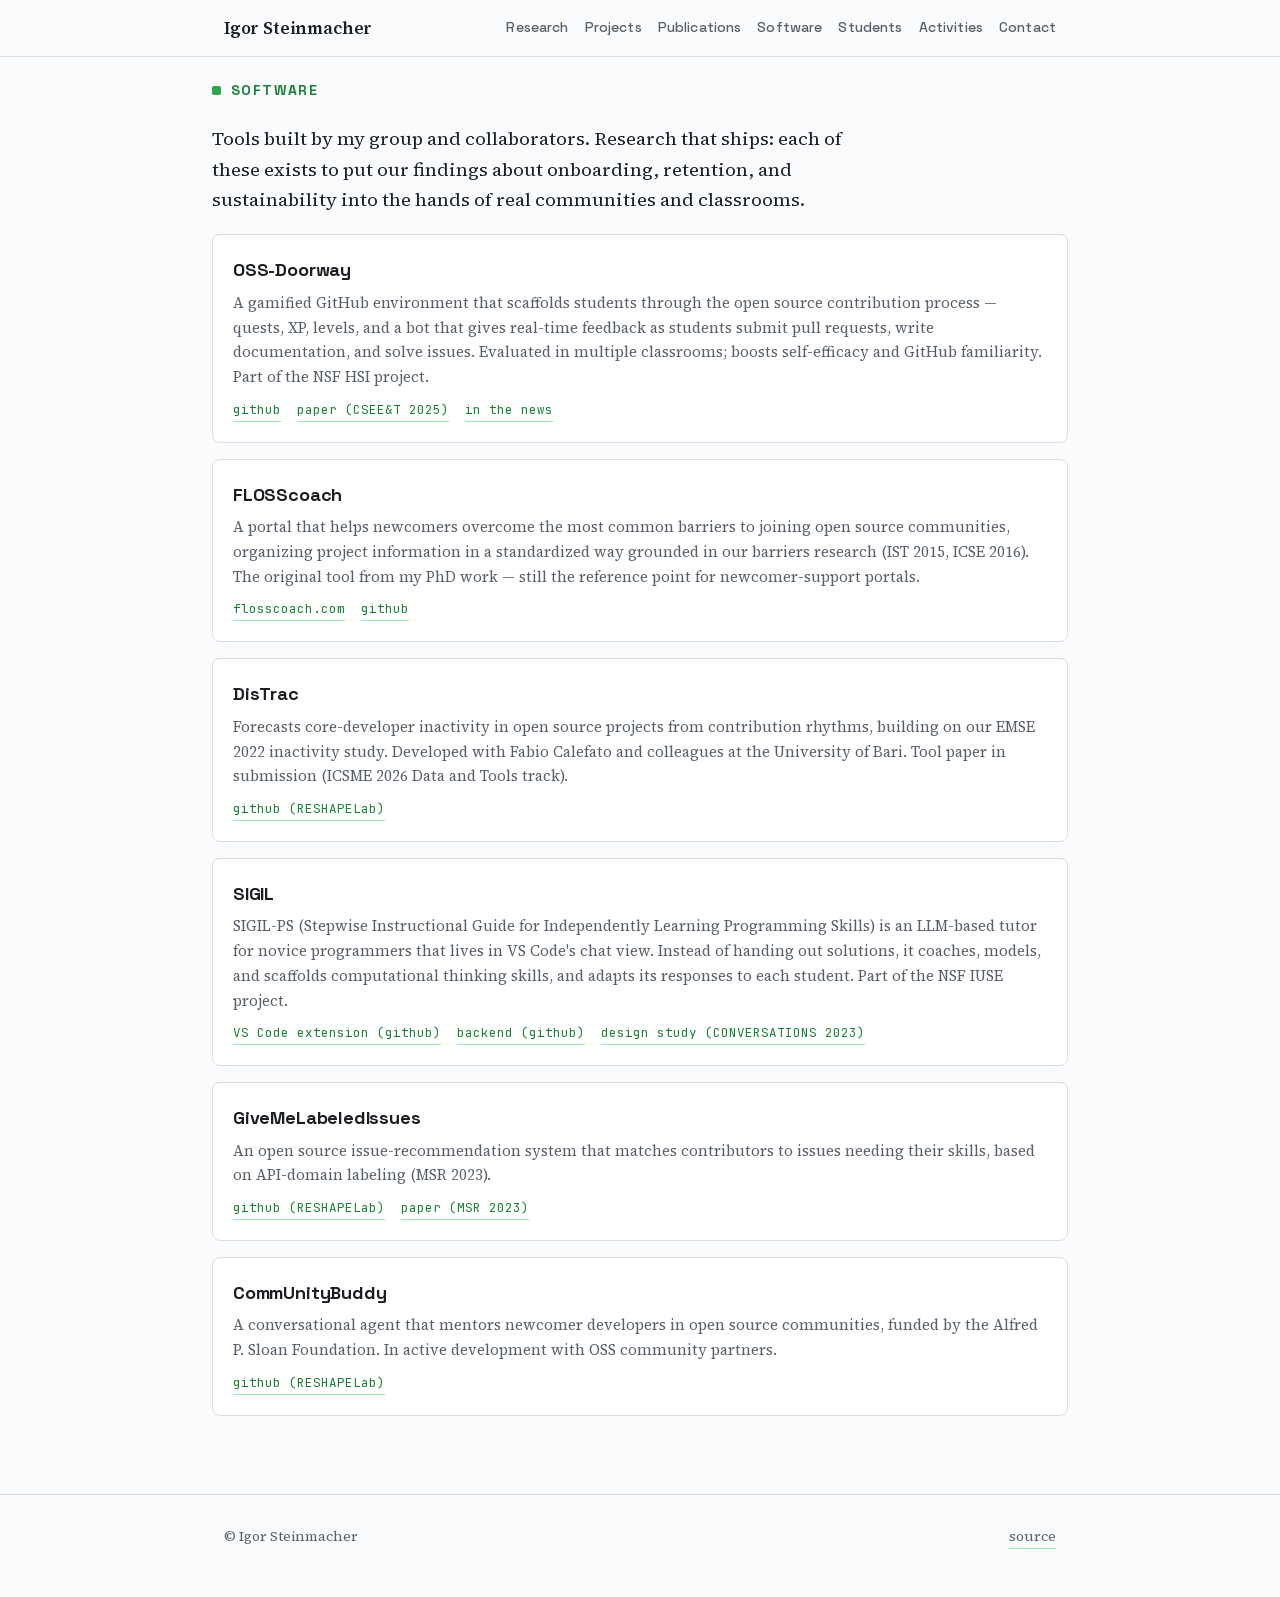
<file: software.html>
<!DOCTYPE html>
<html lang="en">
<head>
<meta charset="utf-8">
<meta name="viewport" content="width=device-width, initial-scale=1">
<title>Software — Igor Steinmacher</title>
<meta name="description" content="Research software from Igor Steinmacher's group: OSS-Doorway, FLOSScoach, DisTrac, SIGIL, GiveMeLabeledIssues, and CommUnityBuddy.">
<link rel="canonical" href="https://igor.pro.br/software.html">
<link rel="icon" href="favicon.svg" type="image/svg+xml">
<link rel="apple-touch-icon" href="apple-touch-icon.png">
<meta property="og:type" content="website">
<meta property="og:site_name" content="Igor Steinmacher">
<meta property="og:url" content="https://igor.pro.br/software.html">
<meta property="og:title" content="Software — Igor Steinmacher">
<meta property="og:description" content="Research software from Igor Steinmacher's group: OSS-Doorway, FLOSScoach, DisTrac, SIGIL, GiveMeLabeledIssues, and CommUnityBuddy.">
<meta property="og:image" content="https://igor.pro.br/steinmacherIgor.jpg">
<meta property="og:image:width" content="420">
<meta property="og:image:height" content="543">
<meta property="og:image:alt" content="Portrait of Igor Steinmacher">
<meta name="twitter:card" content="summary">
<link rel="preload" href="fonts/source-serif-4-normal-latin.woff2" as="font" type="font/woff2" crossorigin>
<link rel="stylesheet" href="fonts/fonts.css">
<link rel="stylesheet" href="style.css">
</head>
<body>
<header class="site">
  <div class="row">
    <a class="brand" href="index.html">Igor Steinmacher</a>
    <nav>
      <!-- BEGIN:nav (generated from data/site.toml — edit there) -->
      <a href="index.html#research">Research</a>
      <a href="index.html#projects">Projects</a>
      <a href="publications.html">Publications</a>
      <a href="software.html">Software</a>
      <a href="people.html">Students</a>
      <a href="activities.html">Activities</a>
      <a href="index.html#contact">Contact</a>
      <!-- END:nav -->
    </nav>
  </div>
</header>
<main>
<section>
<h2>Software</h2>
<p class="lead">Tools built by my group and collaborators. Research that ships:
each of these exists to put our findings about onboarding, retention, and
sustainability into the hands of real communities and classrooms.</p>

<!-- BEGIN:software (generated from data/software.toml — edit there) -->
<div class="sw">
  <h3>OSS-Doorway</h3>
  <p>A gamified GitHub environment that scaffolds students through the open source
  contribution process — quests, XP, levels, and a bot that gives real-time feedback
  as students submit pull requests, write documentation, and solve issues. Evaluated
  in multiple classrooms; boosts self-efficacy and GitHub familiarity. Part of the NSF
  HSI project.</p>
  <div class="links">
    <a href="https://github.com/caiton1/OSS-Doorway" target="_blank" rel="noopener">github</a>
    <a href="https://arxiv.org/abs/2502.07986" target="_blank" rel="noopener">paper (CSEE&amp;T 2025)</a>
    <a href="https://news.nau.edu/oss-doorway" target="_blank" rel="noopener">in the news</a>
  </div>
</div>

<div class="sw">
  <h3>FLOSScoach</h3>
  <p>A portal that helps newcomers overcome the most common barriers to joining open
  source communities, organizing project information in a standardized way grounded in
  our barriers research (IST 2015, ICSE 2016). The original tool from my PhD work —
  still the reference point for newcomer-support portals.</p>
  <div class="links">
    <a href="http://www.flosscoach.com" target="_blank" rel="noopener">flosscoach.com</a>
    <a href="https://github.com/RESHAPELab/flosscoach" target="_blank" rel="noopener">github</a>
  </div>
</div>

<div class="sw">
  <h3>DisTrac</h3>
  <p>Forecasts core-developer inactivity in open source projects from contribution
  rhythms, building on our EMSE 2022 inactivity study. Developed with Fabio Calefato
  and colleagues at the University of Bari. Tool paper in submission (ICSME 2026 Data
  and Tools track).</p>
  <div class="links">
    <a href="https://github.com/RESHAPELab" target="_blank" rel="noopener">github (RESHAPELab)</a>
  </div>
</div>

<div class="sw">
  <h3>SIGIL</h3>
  <p>SIGIL-PS (Stepwise Instructional Guide for Independently Learning Programming
  Skills) is an LLM-based tutor for novice programmers that lives in VS Code's chat
  view. Instead of handing out solutions, it coaches, models, and scaffolds
  computational thinking skills, and adapts its responses to each student. Part of the
  NSF IUSE project.</p>
  <div class="links">
    <a href="https://github.com/RESHAPELab/sigil-ps-vscode" target="_blank" rel="noopener">VS Code extension (github)</a>
    <a href="https://github.com/RESHAPELab/sigil-ps-core" target="_blank" rel="noopener">backend (github)</a>
    <a href="https://arxiv.org/abs/2311.06887" target="_blank" rel="noopener">design study (CONVERSATIONS 2023)</a>
  </div>
</div>

<div class="sw">
  <h3>GiveMeLabeledIssues</h3>
  <p>An open source issue-recommendation system that matches contributors to issues
  needing their skills, based on API-domain labeling (MSR 2023).</p>
  <div class="links">
    <a href="https://github.com/RESHAPELab" target="_blank" rel="noopener">github (RESHAPELab)</a>
    <a href="https://doi.org/10.1109/MSR59073.2023.00061" target="_blank" rel="noopener">paper (MSR 2023)</a>
  </div>
</div>

<div class="sw">
  <h3>CommUnityBuddy</h3>
  <p>A conversational agent that mentors newcomer developers in open source communities,
  funded by the Alfred P. Sloan Foundation. In active development with OSS community
  partners.</p>
  <div class="links">
    <a href="https://github.com/RESHAPELab" target="_blank" rel="noopener">github (RESHAPELab)</a>
  </div>
</div>
<!-- END:software -->

</section>
</main>
<footer>
  <div class="row">
    <span>© Igor Steinmacher</span>
    <a href="https://github.com/igorsteinmacher/igorsteinmacher.github.io" target="_blank" rel="noopener">source</a>
  </div>
</footer>
</body>
</html>
</file>
<file: fonts/fonts.css>
/* Self-hosted copies of Space Grotesk, Source Serif 4 and JetBrains Mono
   (SIL Open Font License 1.1 — see fonts/OFL.txt). Latin + Latin Extended only. */

@font-face {
  font-family: 'JetBrains Mono';
  font-style: normal;
  font-weight: 400;
  font-display: swap;
  src: url(jetbrains-mono-normal-latin-ext.woff2) format('woff2');
  unicode-range: U+0100-02BA, U+02BD-02C5, U+02C7-02CC, U+02CE-02D7, U+02DD-02FF, U+0304, U+0308, U+0329, U+1D00-1DBF, U+1E00-1E9F, U+1EF2-1EFF, U+2020, U+20A0-20AB, U+20AD-20C4, U+2113, U+2C60-2C7F, U+A720-A7FF;
}

@font-face {
  font-family: 'JetBrains Mono';
  font-style: normal;
  font-weight: 400;
  font-display: swap;
  src: url(jetbrains-mono-normal-latin.woff2) format('woff2');
  unicode-range: U+0000-00FF, U+0131, U+0152-0153, U+02BB-02BC, U+02C6, U+02DA, U+02DC, U+0304, U+0308, U+0329, U+2000-206F, U+20AC, U+2122, U+2191, U+2193, U+2212, U+2215, U+FEFF, U+FFFD;
}

@font-face {
  font-family: 'JetBrains Mono';
  font-style: normal;
  font-weight: 600;
  font-display: swap;
  src: url(jetbrains-mono-normal-latin-ext.woff2) format('woff2');
  unicode-range: U+0100-02BA, U+02BD-02C5, U+02C7-02CC, U+02CE-02D7, U+02DD-02FF, U+0304, U+0308, U+0329, U+1D00-1DBF, U+1E00-1E9F, U+1EF2-1EFF, U+2020, U+20A0-20AB, U+20AD-20C4, U+2113, U+2C60-2C7F, U+A720-A7FF;
}

@font-face {
  font-family: 'JetBrains Mono';
  font-style: normal;
  font-weight: 600;
  font-display: swap;
  src: url(jetbrains-mono-normal-latin.woff2) format('woff2');
  unicode-range: U+0000-00FF, U+0131, U+0152-0153, U+02BB-02BC, U+02C6, U+02DA, U+02DC, U+0304, U+0308, U+0329, U+2000-206F, U+20AC, U+2122, U+2191, U+2193, U+2212, U+2215, U+FEFF, U+FFFD;
}

@font-face {
  font-family: 'Source Serif 4';
  font-style: italic;
  font-weight: 400;
  font-display: swap;
  src: url(source-serif-4-italic-latin-ext.woff2) format('woff2');
  unicode-range: U+0100-02BA, U+02BD-02C5, U+02C7-02CC, U+02CE-02D7, U+02DD-02FF, U+0304, U+0308, U+0329, U+1D00-1DBF, U+1E00-1E9F, U+1EF2-1EFF, U+2020, U+20A0-20AB, U+20AD-20C4, U+2113, U+2C60-2C7F, U+A720-A7FF;
}

@font-face {
  font-family: 'Source Serif 4';
  font-style: italic;
  font-weight: 400;
  font-display: swap;
  src: url(source-serif-4-italic-latin.woff2) format('woff2');
  unicode-range: U+0000-00FF, U+0131, U+0152-0153, U+02BB-02BC, U+02C6, U+02DA, U+02DC, U+0304, U+0308, U+0329, U+2000-206F, U+20AC, U+2122, U+2191, U+2193, U+2212, U+2215, U+FEFF, U+FFFD;
}

@font-face {
  font-family: 'Source Serif 4';
  font-style: normal;
  font-weight: 400;
  font-display: swap;
  src: url(source-serif-4-normal-latin-ext.woff2) format('woff2');
  unicode-range: U+0100-02BA, U+02BD-02C5, U+02C7-02CC, U+02CE-02D7, U+02DD-02FF, U+0304, U+0308, U+0329, U+1D00-1DBF, U+1E00-1E9F, U+1EF2-1EFF, U+2020, U+20A0-20AB, U+20AD-20C4, U+2113, U+2C60-2C7F, U+A720-A7FF;
}

@font-face {
  font-family: 'Source Serif 4';
  font-style: normal;
  font-weight: 400;
  font-display: swap;
  src: url(source-serif-4-normal-latin.woff2) format('woff2');
  unicode-range: U+0000-00FF, U+0131, U+0152-0153, U+02BB-02BC, U+02C6, U+02DA, U+02DC, U+0304, U+0308, U+0329, U+2000-206F, U+20AC, U+2122, U+2191, U+2193, U+2212, U+2215, U+FEFF, U+FFFD;
}

@font-face {
  font-family: 'Source Serif 4';
  font-style: normal;
  font-weight: 600;
  font-display: swap;
  src: url(source-serif-4-normal-latin-ext.woff2) format('woff2');
  unicode-range: U+0100-02BA, U+02BD-02C5, U+02C7-02CC, U+02CE-02D7, U+02DD-02FF, U+0304, U+0308, U+0329, U+1D00-1DBF, U+1E00-1E9F, U+1EF2-1EFF, U+2020, U+20A0-20AB, U+20AD-20C4, U+2113, U+2C60-2C7F, U+A720-A7FF;
}

@font-face {
  font-family: 'Source Serif 4';
  font-style: normal;
  font-weight: 600;
  font-display: swap;
  src: url(source-serif-4-normal-latin.woff2) format('woff2');
  unicode-range: U+0000-00FF, U+0131, U+0152-0153, U+02BB-02BC, U+02C6, U+02DA, U+02DC, U+0304, U+0308, U+0329, U+2000-206F, U+20AC, U+2122, U+2191, U+2193, U+2212, U+2215, U+FEFF, U+FFFD;
}

@font-face {
  font-family: 'Space Grotesk';
  font-style: normal;
  font-weight: 500;
  font-display: swap;
  src: url(space-grotesk-normal-latin-ext.woff2) format('woff2');
  unicode-range: U+0100-02BA, U+02BD-02C5, U+02C7-02CC, U+02CE-02D7, U+02DD-02FF, U+0304, U+0308, U+0329, U+1D00-1DBF, U+1E00-1E9F, U+1EF2-1EFF, U+2020, U+20A0-20AB, U+20AD-20C4, U+2113, U+2C60-2C7F, U+A720-A7FF;
}

@font-face {
  font-family: 'Space Grotesk';
  font-style: normal;
  font-weight: 500;
  font-display: swap;
  src: url(space-grotesk-normal-latin.woff2) format('woff2');
  unicode-range: U+0000-00FF, U+0131, U+0152-0153, U+02BB-02BC, U+02C6, U+02DA, U+02DC, U+0304, U+0308, U+0329, U+2000-206F, U+20AC, U+2122, U+2191, U+2193, U+2212, U+2215, U+FEFF, U+FFFD;
}

@font-face {
  font-family: 'Space Grotesk';
  font-style: normal;
  font-weight: 700;
  font-display: swap;
  src: url(space-grotesk-normal-latin-ext.woff2) format('woff2');
  unicode-range: U+0100-02BA, U+02BD-02C5, U+02C7-02CC, U+02CE-02D7, U+02DD-02FF, U+0304, U+0308, U+0329, U+1D00-1DBF, U+1E00-1E9F, U+1EF2-1EFF, U+2020, U+20A0-20AB, U+20AD-20C4, U+2113, U+2C60-2C7F, U+A720-A7FF;
}

@font-face {
  font-family: 'Space Grotesk';
  font-style: normal;
  font-weight: 700;
  font-display: swap;
  src: url(space-grotesk-normal-latin.woff2) format('woff2');
  unicode-range: U+0000-00FF, U+0131, U+0152-0153, U+02BB-02BC, U+02C6, U+02DA, U+02DC, U+0304, U+0308, U+0329, U+2000-206F, U+20AC, U+2122, U+2191, U+2193, U+2212, U+2215, U+FEFF, U+FFFD;
}
</file>
<file: style.css>
/* ==========================================================================
   igor.pro.br — stylesheet
   Design notes: palette is a deliberate nod to the GitHub contribution
   graph (the data Igor's research mines): paper white, ink, commit green.
   Type: Space Grotesk (display) / Source Serif 4 (body) / JetBrains Mono
   (metadata: years, venues, labels).
   ========================================================================== */

:root {
  --paper: #fafbfc;
  --ink: #1b1f24;
  --slate: #57606a;
  --line: #d8dee4;
  --green: #2da44e;
  --green-deep: #1a7f37;
  --green-soft: #dafbe1;
  --green-cell-0: #ebedf0;
  --green-cell-1: #9be9a8;
  --green-cell-2: #40c463;
  --green-cell-3: #30a14e;
  --green-cell-4: #216e39;
  --max: 880px;
}

* { box-sizing: border-box; }

html { scroll-behavior: smooth; }
@media (prefers-reduced-motion: reduce) {
  html { scroll-behavior: auto; }
  *, *::before, *::after { animation: none !important; transition: none !important; }
}

body {
  margin: 0;
  background: var(--paper);
  color: var(--ink);
  font-family: "Source Serif 4", Georgia, serif;
  font-size: 17px;
  line-height: 1.65;
}

h1, h2, h3, nav, .btn { font-family: "Space Grotesk", "Helvetica Neue", sans-serif; }
.mono { font-family: "JetBrains Mono", ui-monospace, monospace; }

a { color: var(--green-deep); text-decoration: none; border-bottom: 1px solid var(--green-cell-1); }
a:hover { border-bottom-color: var(--green-deep); }
a:focus-visible { outline: 2px solid var(--green); outline-offset: 2px; }

/* ---- nav ---- */
header.site {
  position: sticky; top: 0; z-index: 10;
  background: rgba(250,251,252,.92);
  backdrop-filter: blur(6px);
  border-bottom: 1px solid var(--line);
}
header.site .row {
  max-width: var(--max); margin: 0 auto; padding: 14px 24px;
  display: flex; align-items: center; justify-content: space-between; gap: 16px;
}
header.site .brand {
  font-weight: 700; font-size: 17px; letter-spacing: -.01em;
  color: var(--ink); border: 0; white-space: nowrap;
}
header.site nav { display: flex; gap: 6px 16px; flex-wrap: wrap; justify-content: flex-end; }
header.site nav a {
  font-size: 14px; font-weight: 500; color: var(--slate);
  border: 0; letter-spacing: .01em;
}
header.site nav a:hover { color: var(--green-deep); }

/* ---- hero ---- */
.hero { max-width: var(--max); margin: 0 auto; padding: 72px 24px 48px; }
.hero h1 {
  font-size: clamp(34px, 6vw, 52px);
  line-height: 1.05; letter-spacing: -.025em; margin: 0 0 14px;
}
.hero .role {
  font-family: "JetBrains Mono", monospace;
  font-size: 13px; color: var(--green-deep);
  text-transform: uppercase; letter-spacing: .08em;
  margin: 0 0 26px;
}
.hero .thesis {
  font-size: clamp(19px, 2.6vw, 23px);
  line-height: 1.5; max-width: 640px; margin: 0 0 30px;
  color: var(--ink);
}
.hero .thesis em { font-style: normal; background: var(--green-soft); padding: 0 4px; }

/* signature element: contribution-graph strip */
.contrib {
  display: grid;
  grid-template-rows: repeat(7, 11px);
  grid-auto-flow: column;
  grid-auto-columns: 11px;
  gap: 3px;
  margin: 12px 0 12px;
  overflow: hidden;
}
.contrib span {
  width: 11px; height: 11px; border-radius: 2px;
   background: var(--green-cell-0);
  opacity: 0; animation: cell-in .4s ease forwards;
}
.contrib span.l1 { background: var(--green-cell-1); }
.contrib span.l2 { background: var(--green-cell-2); }
.contrib span.l3 { background: var(--green-cell-3); }
.contrib span.l4 { background: var(--green-cell-4); }
@keyframes cell-in { to { opacity: 1; } }

.contrib-caption {
  font-family: "JetBrains Mono", monospace;
  font-size: 11.5px; color: var(--slate); margin: 12px 0 6px;
}

/* ---- sections ---- */
section { max-width: var(--max); margin: 0 auto; padding: 22px 12px; }
section + section { border-top: 1px solid var(--line); }
h2 {
  font-size: 14px; text-transform: uppercase; letter-spacing: .1em;
  color: var(--green-deep); margin: 0 0 22px;
  display: flex; align-items: center; gap: 10px;
}
h2::before {
  content: ""; width: 9px; height: 9px; border-radius: 2px;
  background: var(--green); flex: none;
}
h3 { font-size: 19px; margin: 26px 0 8px; letter-spacing: -.01em; }

.lead { font-size: 18.5px; max-width: 680px; }

/* research themes */
.themes { display: grid; grid-template-columns: repeat(auto-fit, minmax(240px, 1fr)); gap: 18px; margin-top: 8px; }
.theme {
  border: 1px solid var(--line); border-radius: 8px;
  padding: 18px 18px 16px; background: #fff;
}
.theme h3 { margin: 0 0 8px; font-size: 16.5px; }
.theme p { margin: 0; font-size: 15px; color: var(--slate); line-height: 1.55; }
.theme .tag {
  font-family: "JetBrains Mono", monospace; font-size: 11px;
  color: var(--green-deep); display: block; margin-bottom: 8px;
  letter-spacing: .05em;
}

/* publications */
.pub { padding: 14px 0; border-bottom: 1px dashed var(--line); }
.pub:last-child { border-bottom: 0; }
.pub .meta {
  font-family: "JetBrains Mono", monospace; font-size: 12px;
  color: var(--slate); display: flex; gap: 12px; flex-wrap: wrap; margin-bottom: 3px;
}
.pub .meta .venue { color: var(--green-deep); font-weight: 600; }
.pub .meta .award { color: #9a6700; }
.pub .title { font-size: 16.5px; font-weight: 600; line-height: 1.4; }
.pub .authors { font-size: 14px; color: var(--slate); margin-top: 2px; }
.year-h {
  font-family: "Space Grotesk", sans-serif; font-size: 22px;
  margin: 34px 0 6px; letter-spacing: -.01em;
}

/* lists */
ul.clean { list-style: none; padding: 0; margin: 0; }
ul.clean li { padding: 8px 0 8px 22px; position: relative; }
ul.clean li::before {
  content: ""; position: absolute; left: 0; top: 16px;
  width: 8px; height: 8px; border-radius: 2px; background: var(--green-cell-2);
}

/* buttons */
.btn {
  display: inline-block; padding: 10px 18px; border-radius: 6px;
  border: 1px solid var(--green-deep); color: var(--green-deep);
  font-weight: 600; font-size: 14.5px; letter-spacing: .01em;
}
.btn:hover { background: var(--green-soft); }
.btn.solid { background: var(--green-deep); color: #fff; }
.btn.solid:hover { background: var(--green); }
.btn-row { display: flex; gap: 6px; flex-wrap: wrap; margin-top: 6px; }

/* footer */
footer {
  border-top: 1px solid var(--line);
  margin-top: 40px;
}
footer .row {
  max-width: var(--max); margin: 0 auto; padding: 30px 24px 48px;
  font-size: 14px; color: var(--slate);
  display: flex; justify-content: space-between; gap: 16px; flex-wrap: wrap;
}
footer a { color: var(--slate); }

@media (max-width: 600px) {
  .hero { padding-top: 48px; }
  header.site nav { gap: 14px; }
}

/* ---- hero with photo (personal page layout) ---- */
.hero-top {
  display: flex; align-items: center; gap: 32px; margin-bottom: 26px;
}
.hero-photo {
  width: 168px; height: 168px; border-radius: 12px; object-fit: cover;
  border: 1px solid var(--line); flex: none;
  box-shadow: 0 1px 0 var(--green-cell-1), 4px 4px 0 var(--green-soft);
}
.hero-id .name {
  font-family: "Space Grotesk", sans-serif;
  font-size: clamp(30px, 5vw, 42px); font-weight: 700;
  letter-spacing: -.02em; line-height: 1.05; margin: 0 0 8px;
}
.hero .thesis-label {
  font-family: "JetBrains Mono", monospace; font-size: 11.5px;
  color: var(--slate); letter-spacing: .06em; margin: 0 0 6px;
}
@media (max-width: 600px) {
  .hero-top { flex-direction: column; align-items: flex-start; gap: 18px; }
  .hero-photo { width: 132px; height: 132px; }
}

/* software cards */
.sw { border: 1px solid var(--line); border-radius: 8px; background: #fff;
  padding: 20px; margin-bottom: 16px; }
.sw h3 { margin: 0 0 6px; font-size: 18px; }
.sw .links { font-family: "JetBrains Mono", monospace; font-size: 12.5px;
  display: flex; gap: 16px; flex-wrap: wrap; margin-top: 10px; }
.sw p { margin: 4px 0 0; font-size: 15px; color: var(--slate); }
.sub-h { font-family: "Space Grotesk", sans-serif; font-size: 16px;
  margin: 26px 0 8px; letter-spacing: -.01em; }

/* preprint links in publication list */
.pub .title .preprint {
  font-family: "JetBrains Mono", monospace; font-size: 12px;
  color: var(--green-deep); border: 0; white-space: nowrap;
}
.pub .title .preprint:hover { text-decoration: underline; }

/* generated lists: year / code label, representative papers under themes */
.yr { font-family: "JetBrains Mono", monospace; font-size: 12.5px; color: var(--slate);
  margin-right: 6px; }
.theme .papers { list-style: none; padding: 0; margin: 12px 0 0;
  border-top: 1px dashed var(--line); }
.theme .papers li { font-size: 13.5px; line-height: 1.4; margin-top: 8px; }
.theme .papers .yr { font-size: 11.5px; margin: 0 0 0 4px; white-space: nowrap; }

/* "see all" links under home-page teasers */
.more { margin: 14px 0 0; font-family: "JetBrains Mono", monospace; font-size: 13px; }
</file>
